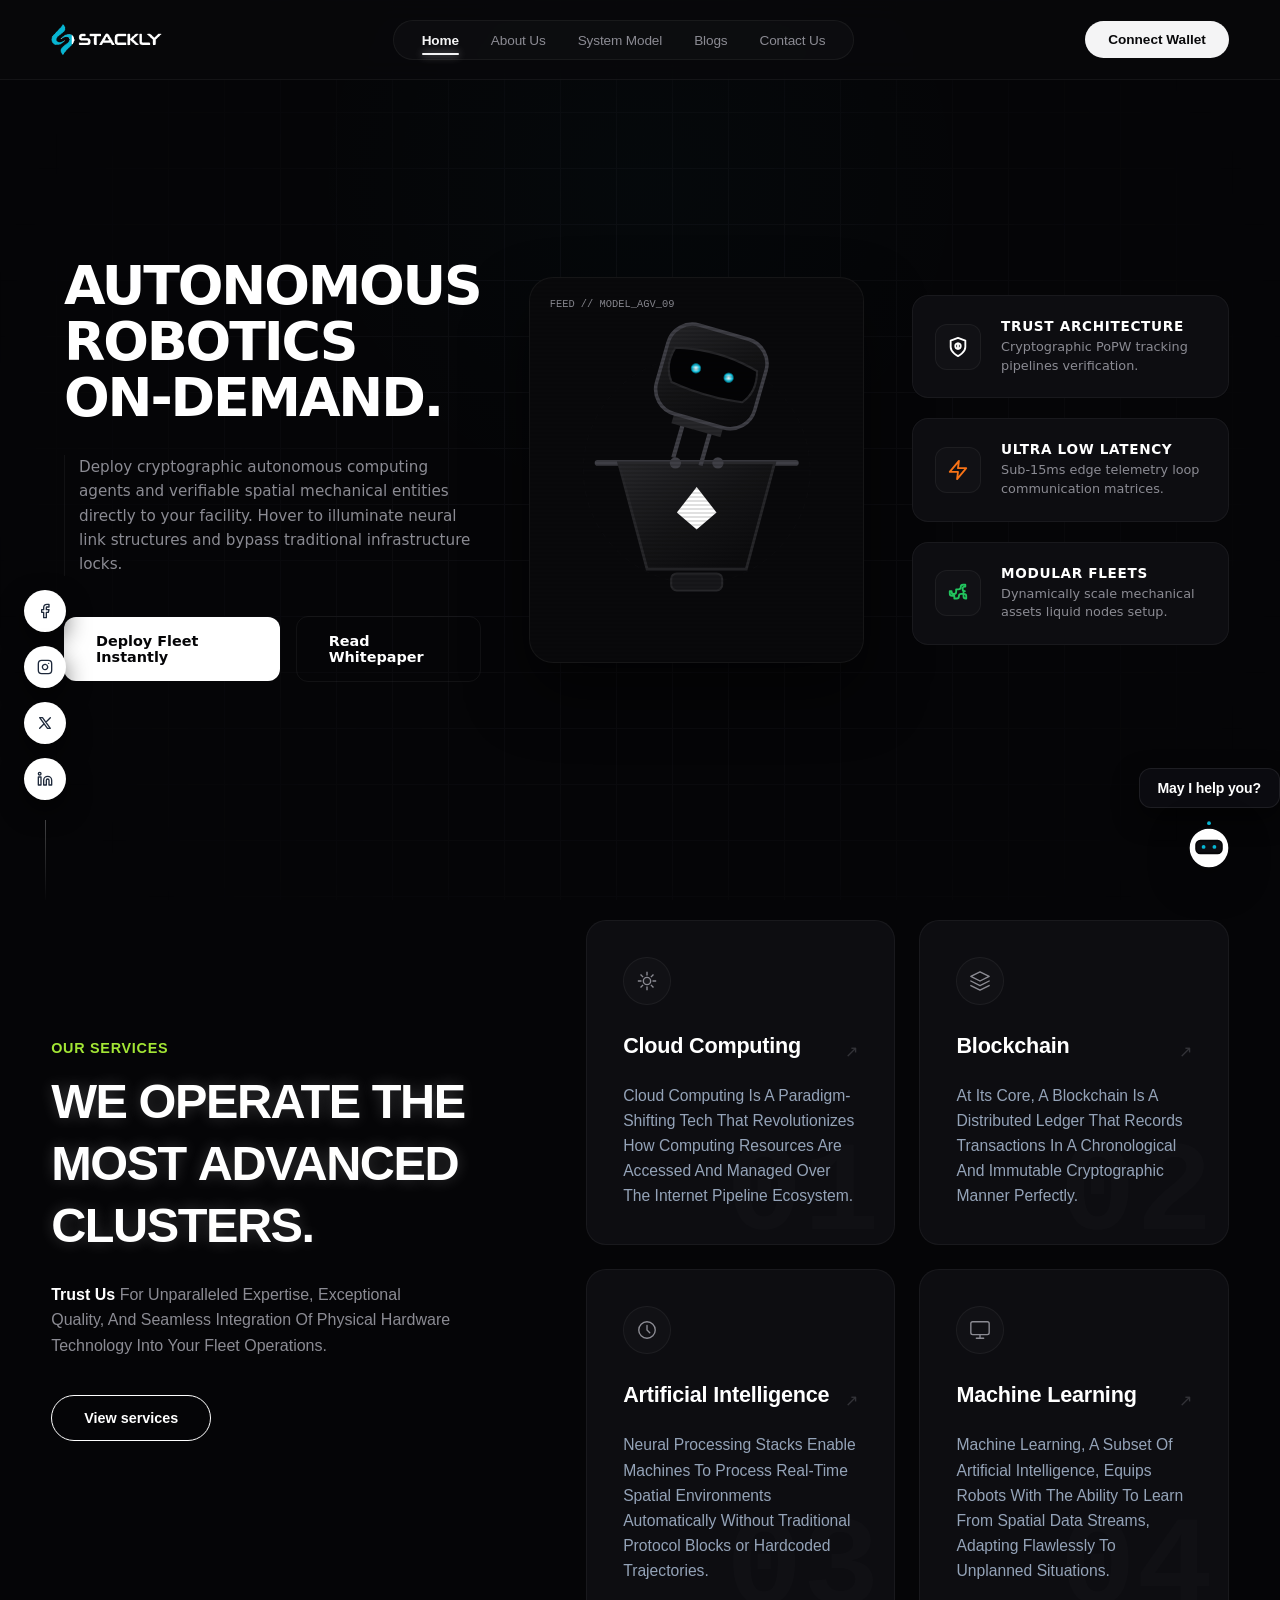
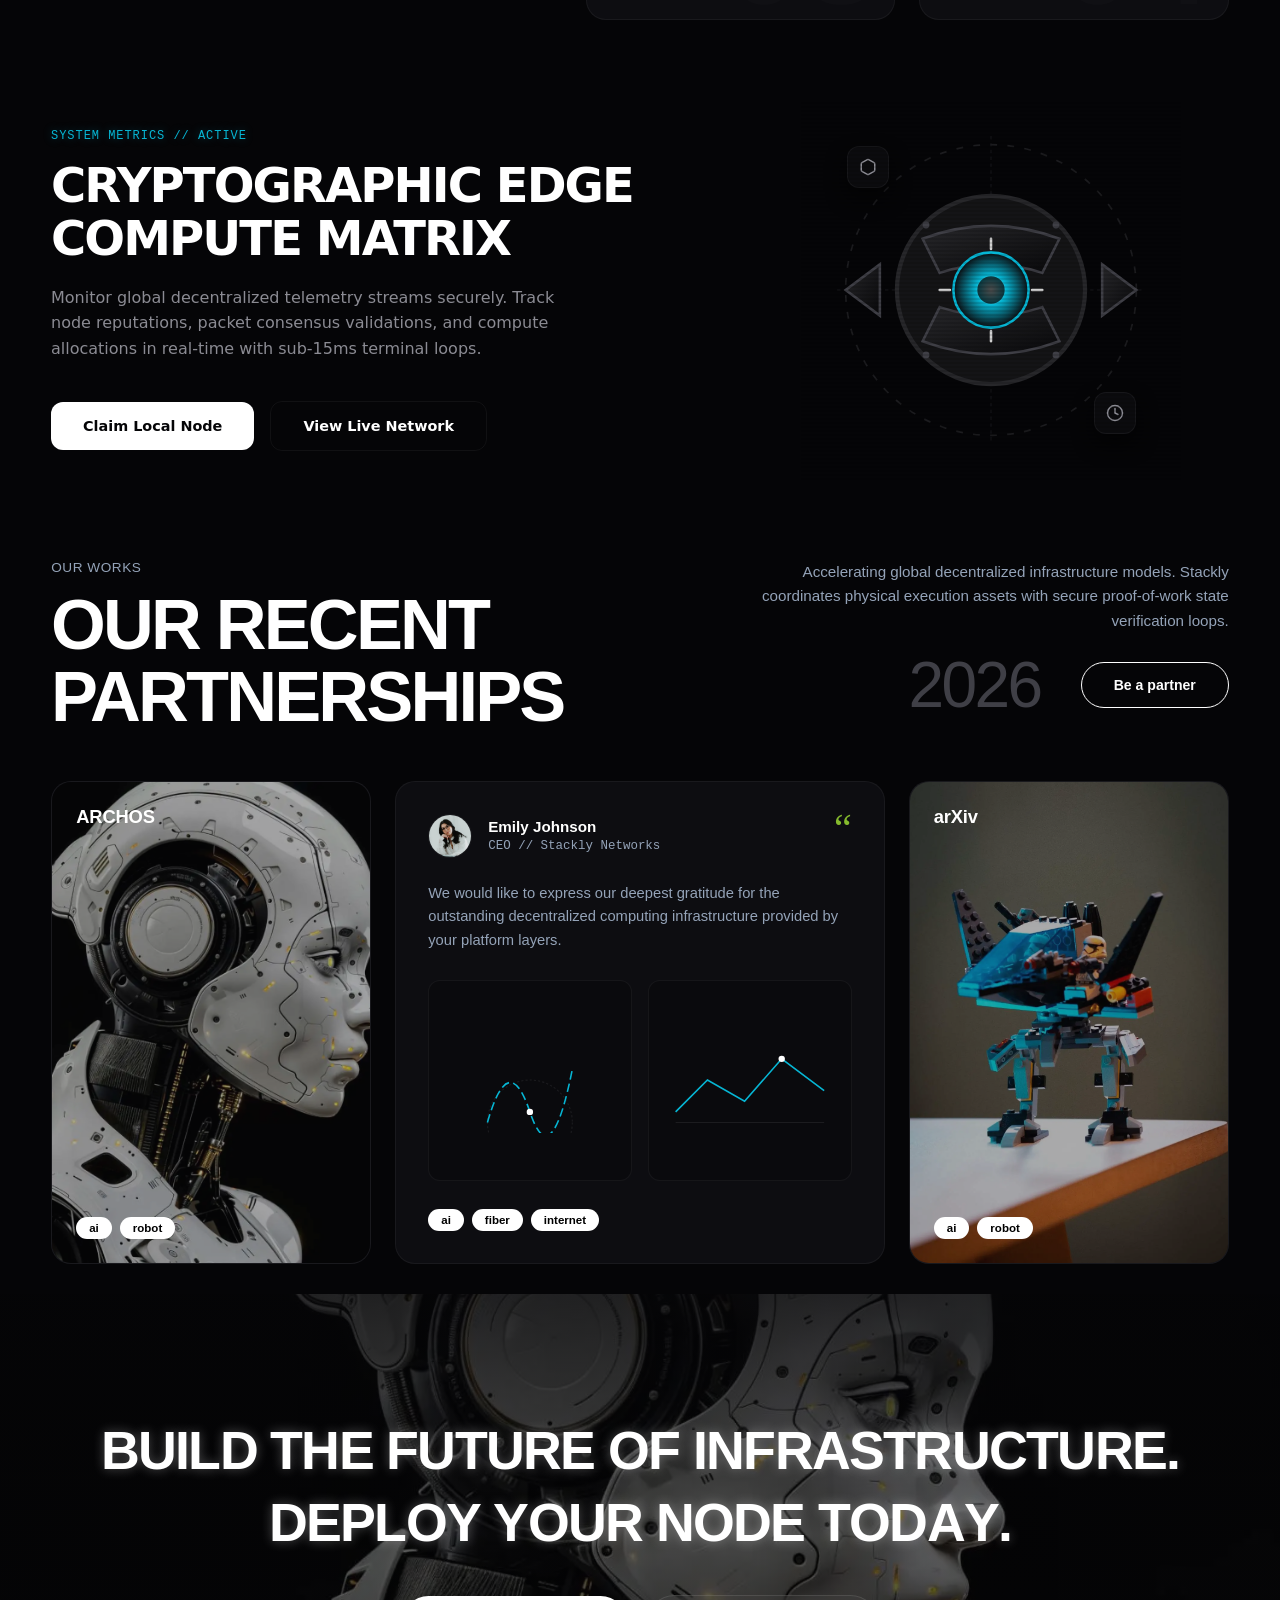
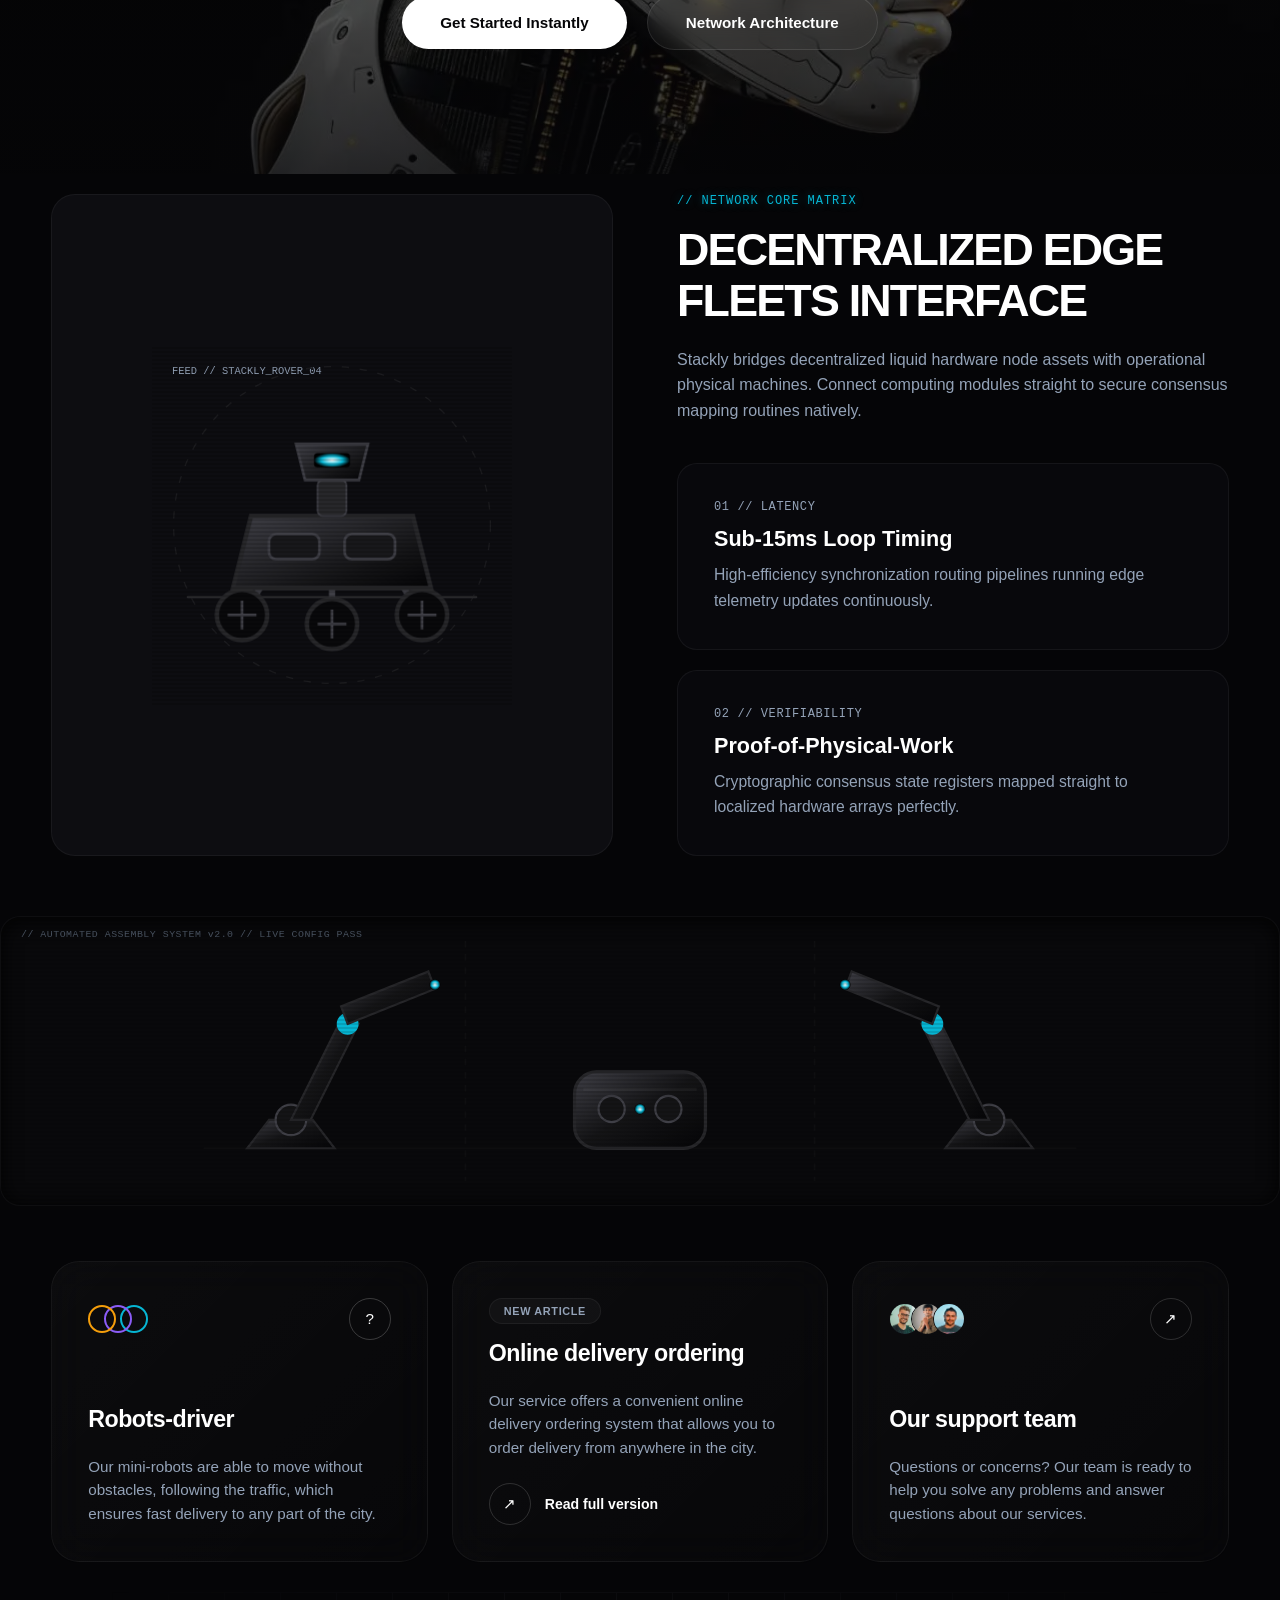
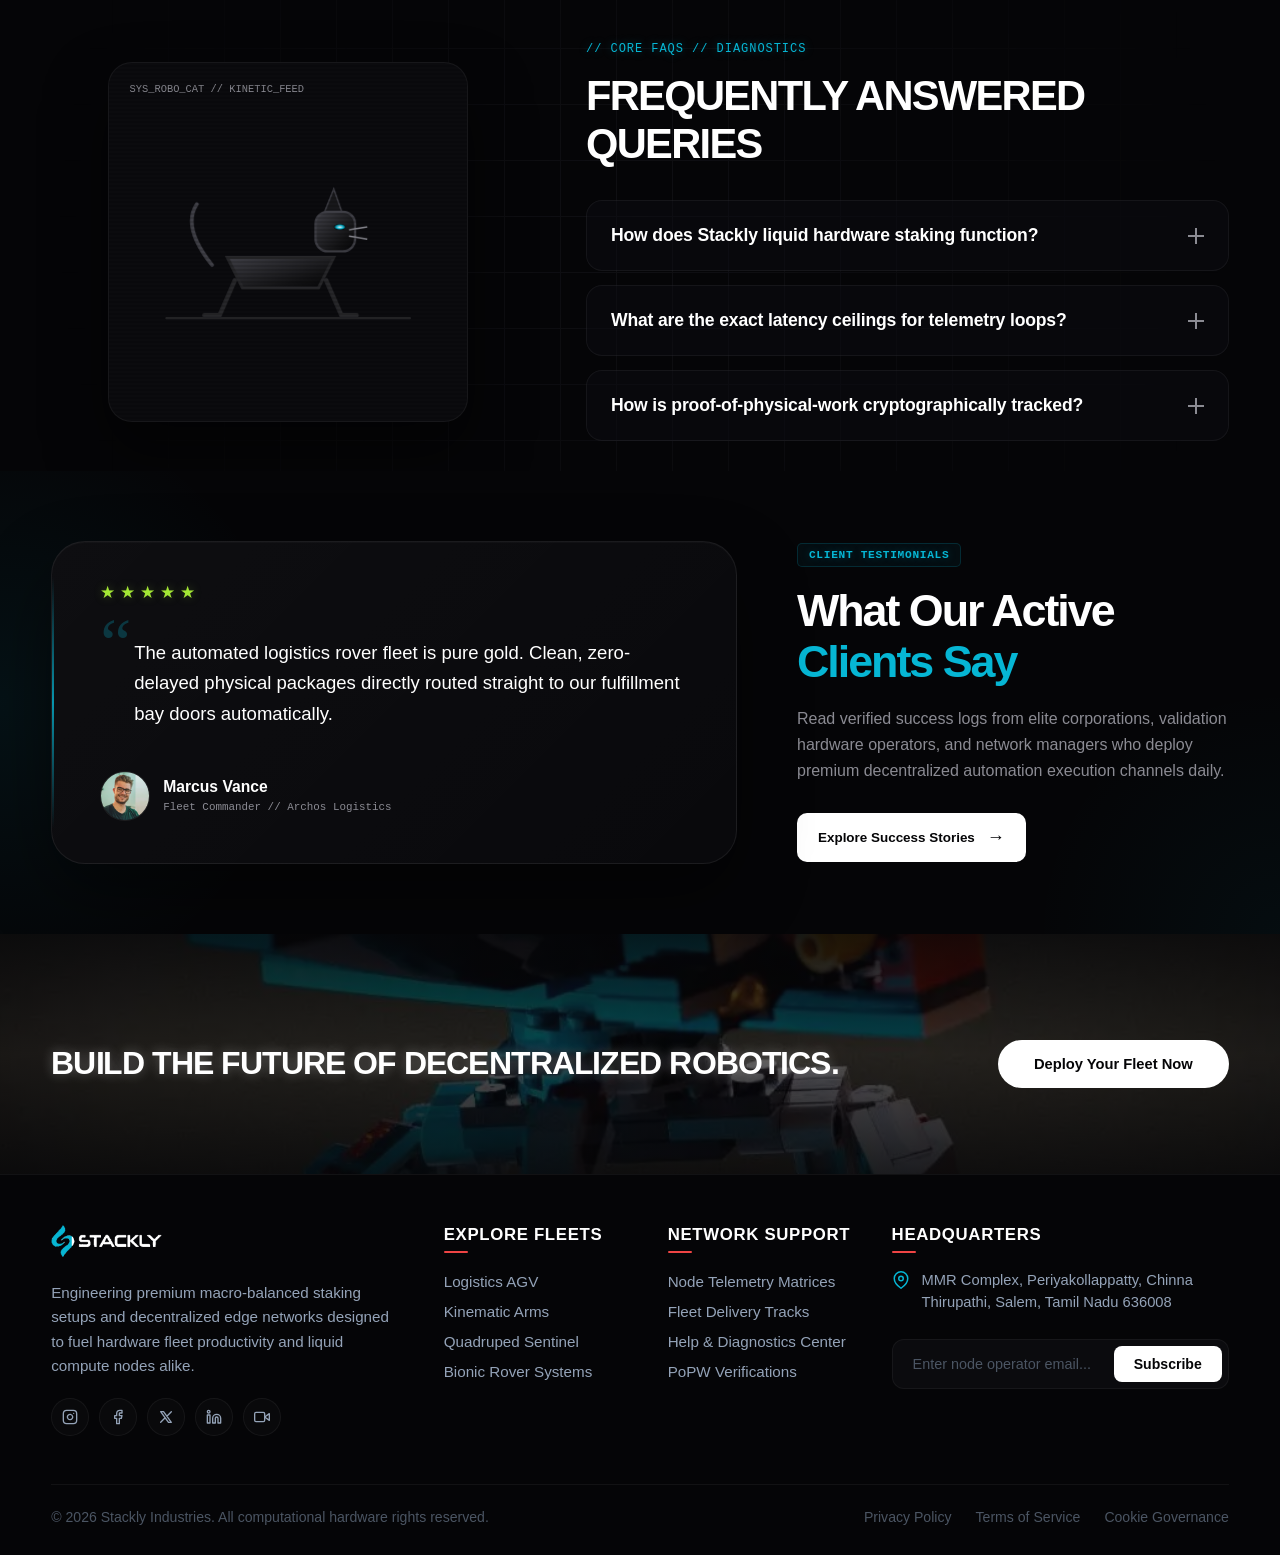
<file: index.html>
<!DOCTYPE html>
<html lang="en">
<head>
    <meta charset="UTF-8">
    <meta name="viewport" content="width=device-width, initial-scale=1.0">
    <title>Stackly — Initializing...</title>
    <link rel="stylesheet" href="style.css">
</head>
<body>

    <!-- Premium Dark Robotics Preloader Overlay Component -->
    <div id="preloader">
        <div class="loader-content">
            
            <!-- Modern Humanoid Inline Vector Node -->
            <svg class="robot-vector" viewBox="0 0 24 24" xmlns="http://w3.org">
                <path d="M12 2V5M5 9H3M21 9H19M12 17V22M9 22H15" />
                <rect x="5" y="5" width="14" height="12" rx="3" />
                <circle cx="9" cy="10" r="1" fill="currentColor" />
                <circle cx="15" cy="10" r="1" fill="currentColor" />
                <path d="M9 14C9 14 10.5 15.5 12 15.5C13.5 15.5 15 14 15 14" />
            </svg>
            
            <!-- Brand Platform Signature Identification -->
            <h1 class="brand-load-text">stackly</h1>
            
            <!-- Precision Loading Timeline Metrics Track -->
            <div class="progress-track">
                <div class="progress-bar"></div>
            </div>
            
        </div>
    </div>



 <script>
    /**
 * Stackly Isolated Pipeline Handler
 * Encapsulates preloader termination behavior
 */
document.addEventListener('DOMContentLoaded', () => {
    const preloader = document.getElementById('preloader');
    
    // Strict 2-second timeout window constraint execution frame
    setTimeout(() => {
        // Execute smooth exit fade workflow transition parameters
        preloader.style.opacity = '0';
        preloader.style.visibility = 'hidden';
        
        // Console statement verify preloader complete loop hooks
        console.log("[STACKLY INTERFACE]: Preloader cycle successfully completed. System fully mounted.");
    }, 2000);
});

 </script>

 <!-- Persistent Global Navigation Header Matrix -->
<header class="global-navbar">
    <div class="nav-container">
        
        <!-- Left Corner Brand Asset Component (Triggers App Reload) -->
        <a href="#" class="brand-logo-link" id="logoLink" title="Refresh Application">
            <img src="./assests/robotics.webp" alt="Stackly Platform Logo" class="brand-img">
        </a>

        <!-- Center Navigation Alignment Menu Grid Wrapper -->
        <nav class="nav-menu-wrapper" id="navMenu">
            <ul class="nav-list">
               <li><a href="index.html" class="menu-link active">Home</a></li>
<li><a href="about.html" class="menu-link">About Us</a></li>
<li><a href="systems.html" class="menu-link ">System Model</a></li>
<li><a href="blogs.html" class="menu-link">Blogs</a></li>
<li><a href="contact.html" class="menu-link">Contact Us</a></li>
             
            </ul>
        </nav>

        <!-- Right Corner Authentication Interface Trigger -->
        <div class="nav-auth-block">
            <a href="login.html" class="cta-auth-btn">Connect Wallet</a>
            
            <!-- Micro-Interactions Fluid Mobile Hamburger Button Node -->
            <button class="hamburger-toggle" id="hamburgerBtn" aria-label="Toggle Navigation Workspace" aria-expanded="false">
                <span class="bar"></span>
                <span class="bar"></span>
                <span class="bar"></span>
            </button>
        </div>

    </div>
</header>

<script>
    /**
 * Stackly Global Application Header Pipeline
 */
document.addEventListener('DOMContentLoaded', () => {
    
    // Core Elements Declarations Setup
    const logoLink = document.getElementById('logoLink');
    const hamburgerBtn = document.getElementById('hamburgerBtn');
    const navMenu = document.getElementById('navMenu');
    const bodyElement = document.body;
    const menuLinks = document.querySelectorAll('.menu-link');

    // 1. Force Page Hard Refresh on Logo Press Action
    if (logoLink) {
        logoLink.addEventListener('click', (event) => {
            event.preventDefault();
            window.location.reload(true);
        });
    }

    // 2. Responsive Mobile Sheet Interactivity Router Setup
    function toggleMobileMenu() {
        const isExpanded = hamburgerBtn.getAttribute('aria-expanded') === 'true';
        
        // Toggle Local Tracking CSS classes
        hamburgerBtn.classList.toggle('active');
        navMenu.classList.toggle('active');
        
        // Strict Background Scrolling Interdiction Protocol Implementation
        bodyElement.classList.toggle('mobile-menu-active');
        
        // Sync State Accessibility Properties
        hamburgerBtn.setAttribute('aria-expanded', !isExpanded);
    }

    if (hamburgerBtn && navMenu) {
        hamburgerBtn.addEventListener('click', toggleMobileMenu);
    }

    // 3. Drop down backdrop context immediately if anchor link selection updates
    menuLinks.forEach(link => {
        link.addEventListener('click', () => {
            if (navMenu && navMenu.classList.contains('active')) {
                toggleMobileMenu();
            }
        });
    });

});

</script>

<!-- Fixed Left Column Structural Social Dock Matrix -->
<aside class="spatial-social-dock">
    <div class="dock-nodes-wrapper">
        
        <!-- Icon 1: Facebook -->
        <a href="404.html" class="dock-icon-orb" aria-label="Facebook Channel Link" title="Facebook">
            <svg class="svg-dock-icon" viewBox="0 0 24 24" fill="none" stroke="currentColor" stroke-width="2" stroke-linecap="round" stroke-linejoin="round">
                <path d="M18 2h-3a5 5 0 0 0-5 5v3H7v4h3v8h4v-8h3l1-4h-4V7a1 1 0 0 1 1-1h3z"></path>
            </svg>
        </a>

        <!-- Icon 2: Instagram -->
        <a href="404.html" class="dock-icon-orb" aria-label="Instagram Stream Link" title="Instagram">
            <svg class="svg-dock-icon" viewBox="0 0 24 24" fill="none" stroke="currentColor" stroke-width="2" stroke-linecap="round" stroke-linejoin="round">
                <rect x="2" y="2" width="20" height="20" rx="5" ry="5"></rect>
                <path d="M16 11.37A4 4 0 1 1 12.63 8 4 4 0 0 1 16 11.37z"></path>
                <line x1="17.5" y1="6.5" x2="17.51" y2="6.5"></line>
            </svg>
        </a>

        <!-- Icon 3: X / Twitter -->
        <a href="404.html" class="dock-icon-orb" aria-label="X Network Feed Link" title="X (Twitter)">
            <svg class="svg-dock-icon" viewBox="0 0 24 24" fill="none" stroke="currentColor" stroke-width="2" stroke-linecap="round" stroke-linejoin="round">
                <path d="M4 4l11.733 16h4.267l-11.733 -16z M4 20l6.768 -6.768 M20 4l-6.768 6.768"></path>
            </svg>
        </a>

        <!-- Icon 4: LinkedIn -->
        <a href="404.html" class="dock-icon-orb" aria-label="LinkedIn Corporate Hub Link" title="LinkedIn">
            <svg class="svg-dock-icon" viewBox="0 0 24 24" fill="none" stroke="currentColor" stroke-width="2" stroke-linecap="round" stroke-linejoin="round">
                <path d="M16 8a6 6 0 0 1 6 6v7h-4v-7a2 2 0 0 0-2-2 2 2 0 0 0-2 2v7h-4v-7a6 6 0 0 1 6-6zM2 9h4v12H2z"></path>
                <circle cx="4" cy="4" r="2"></circle>
            </svg>
        </a>

        <!-- Continuous Vertical Calibration Track Line -->
        <div class="dock-axis-line"></div>

    </div>
</aside>

<style>
    /* ==========================================================================
   FIXED LEFT-PINNED SECURE SOCIAL DOCK SYSTEM (Morph Spatial UI Specs)
   ========================================================================== */
:root {
    --bg-universe-dark: #050507;
    --surface-solid-orb: #ffffff;
    --text-icon-dark: #1e293b;
    --neon-cyan: #06b6d4;
    --border-muted: rgba(255, 255, 255, 0.05);
}

.spatial-social-dock {
    /* FIXED FIXED CORNER OVERRIDE PIN: Extracts element node stack entirely out of content flow context layers */
    position: fixed;
    bottom: 0;
    left: 24px; /* Locked margin placement gutter spacing safely clear of hero typography boxes bounds */
    z-index: 999; /* Forces layer tracking strictly over all background elements layout grids */
    pointer-events: none; 
}

.dock-nodes-wrapper {
    display: flex;
    flex-direction: column;
    align-items: center;
    gap: 14px; /* Symmetrical spatial intervals between independent white circles */
    pointer-events: auto; /* Restores active mouse clicks capture exclusively over buttons circles */
}

/* White Pinned Circular Containers */
.dock-icon-orb {
    width: 42px;
    height: 42px;
    background-color: var(--surface-solid-orb);
    border-radius: 50%;
    display: flex;
    justify-content: center;
    align-items: center;
    color: var(--text-icon-dark);
    text-decoration: none;
    box-shadow: 0 10px 25px rgba(0, 0, 0, 0.6);
    transition: background-color 0.3s, color 0.3s, transform 0.4s cubic-bezier(0.16, 1, 0.3, 1), box-shadow 0.3s;
}

.svg-dock-icon {
    width: 16px;
    height: 16px;
    display: block;
}

/* CYBER GLOW TRANSFORMS ON HOVER SHIFTS */
.dock-icon-orb:hover {
    background-color: var(--bg-universe-dark);
    color: #ffffff;
    border: 1px solid var(--neon-cyan);
    box-shadow: 0 0 20px rgba(6, 182, 212, 0.6);
    transform: translateY(-4px) scale(1.05); /* Moves upward programmatically on focus checks */
}

/* Pinned Vertical Track Axis Line */
.dock-axis-line {
    width: 1px;
    height: 80px; /* Locked downward line extension length bounds */
    background: linear-gradient(to bottom, rgba(255, 255, 255, 0.25) 0%, rgba(255, 255, 255, 0.01) 100%);
    margin-top: 6px;
}

/* ==========================================================================
   DYNAMIC MULTI-BREAKPOINT RESPONSIVE ADAPTABILITY OVERRIDES
   ========================================================================== */
@media (max-width: 1024px) {
    /* Safe re-alignment: Converts fixed left row layout stack into floating horizontal bar on compact screens */
    .spatial-social-dock {
        position: fixed;
        bottom: 20px;
        left: 50%;
        transform: translateX(-50%);
        width: auto;
    }

    .dock-nodes-wrapper {
        flex-direction: row; /* Horizontal shift sequence */
        background: rgba(13, 13, 18, 0.85);
        padding: 8px 16px;
        border-radius: 100px;
        border: 1px solid var(--border-muted);
        backdrop-filter: blur(16px);
        -webkit-backdrop-filter: blur(16px);
        gap: 12px;
        box-shadow: 0 20px 40px rgba(0, 0, 0, 0.7);
    }

    .dock-icon-orb {
        width: 36px;
        height: 36px;
        box-shadow: none;
    }
    
    .dock-icon-orb:hover {
        transform: translateY(-2px) scale(1.02);
    }

    .dock-axis-line {
        display: none; /* Destroys downward track line on mobile views stacks cleanly */
    }
}

</style>

<!-- Pinned Bottom Right Corner Robotic Assistant Node Widget Frame -->
<div class="robotic-assistance-widget" id="assistanceNode" title="Get Network Support">
    <div class="assistant-content-mesh">
        
        <!-- Automated Telemetry Text Notification Prompt Banner Bubble -->
        <div class="assistant-speech-bubble" id="speechPromptBubble">
            <span class="bubble-text">May I help you?</span>
        </div>

        <!-- High-Fidelity White-Chassis Black-Outline Humanoid Assistant Orb Anchor -->
        <div class="assistant-trigger-orb">
            <!-- Interconnected Robotics Mechanical Head Vector Asset Grid -->
            <svg class="assistant-vector-icon" viewBox="0 0 100 100" xmlns="http://w3.org">
                <!-- Main Helmet Armor Shell Face (White Chassis Plate, Crisp Solid Black Outlines) -->
                <circle cx="50" cy="50" r="38" fill="#ffffff" stroke="#050507" stroke-width="4.5" />
                
                <!-- Recessed Deep Tech Visor Display Grid Module -->
                <rect x="26" y="36" width="48" height="24" rx="8" fill="#0d0d11" stroke="#050507" stroke-width="3" />
                
                <!-- Active Luminous Cyan Node Sensors Arrays Optics (Domain Branding Accents) -->
                <circle cx="40" cy="48" r="3.5" fill="#06b6d4" class="telemetry-optic-glow" />
                <circle cx="60" cy="48" r="3.5" fill="#06b6d4" class="telemetry-optic-glow" />
                
                <!-- Upper Antenna Uplink Signal Joint Node Frame -->
                <line x1="50" y1="12" x2="50" y2="4" stroke="#050507" stroke-width="4" stroke-linecap="round" />
                <circle cx="50" cy="4" r="3.5" fill="#06b6d4" />
            </svg>
        </div>

    </div>
</div>
<style>
    /* ==========================================================================
   PINNED BOT-RIGHT CORNER ROBOT ASSISTANT (Fixed Right-Edge Alignment)
   ========================================================================== */
:root {
    --bg-universe-pitch: #050507;
    --surface-white-chassis: #ffffff;
    --neon-cyan-glow: #06b6d4;
    --font-display-stack: -apple-system, BlinkMacSystemFont, "SF Pro Display", "Segoe UI", Roboto, sans-serif;
}

.robotic-assistance-widget {
    /* FIXED FIXED CORNER OVERRIDE PIN SETUP: Fixed positioning outside standard flow context layers */
    position: fixed;
    bottom: 24px;
    right: 0px; /* FIXED: Locked safety margin spacer to prevent window clipping cuts */
    z-index: 9999; /* Forces layer hierarchy directly over footer modules matrices */
    cursor: pointer;
    font-family: var(--font-display-stack);
    user-select: none;
    -webkit-user-select: none;
}

.assistant-content-mesh {
    position: relative;
    display: flex;
    flex-direction: column;
    align-items: center; /* FIXED: Centers bubble block perfectly above the robot cylinder */
    gap: 12px;
}

/* ==========================================================================
   AUTOMATED TELEMETRY SPEECH BUBBLE OVERLAYS 
   ========================================================================== */
.assistant-speech-bubble {
    background-color: rgba(13, 13, 18, 0.9);
    border: 1px solid rgba(255, 255, 255, 0.08);
    backdrop-filter: blur(12px);
    -webkit-backdrop-filter: blur(12px);
    padding: 10px 18px;
    border-radius: 12px;
    box-shadow: 0 10px 25px rgba(0, 0, 0, 0.5);
    
    /* Programmatic Opacity Flash states metrics default starting flags rules */
    opacity: 0;
    visibility: hidden;
    transform: translateY(6px) scale(0.98);
    transition: opacity 0.4s cubic-bezier(0.16, 1, 0.3, 1), 
                visibility 0.4s, 
                transform 0.4s cubic-bezier(0.16, 1, 0.3, 1);
    white-space: nowrap; /* Prevents text layout fractures on narrow containers width changes */
}

/* Flash active visibility indicator class applied via programmatic 2s intervals clocks */
.assistant-speech-bubble.bubble-active {
    opacity: 1;
    visibility: visible;
    transform: translateY(0) scale(1);
}

.bubble-text {
    color: var(--surface-white-chassis);
    font-size: 0.88rem;
    font-weight: 600;
    letter-spacing: -0.01em;
}

/* ==========================================================================
   WHITE-CHASSIS BLACK-OUTLINE HIGH-GLOW ICON HARNESS 
   ========================================================================== */
.assistant-trigger-orb {
    width: 54px;
    height: 56px;
    display: flex;
    justify-content: center;
    align-items: center;
    transition: transform 0.4s cubic-bezier(0.16, 1, 0.3, 1);
    /* Soft spatial vertical float loop oscillation timeline */
    animation: assistantFloatOscillation 5s ease-in-out infinite;
}

.assistant-vector-icon {
    width: 100%;
    height: auto;
    display: block;
    filter: drop-shadow(0 10px 20px rgba(0, 0, 0, 0.4));
}

/* Continuously pulsing domain blue indicator optics layout metrics */
.telemetry-optic-glow {
    animation: cyanOpticsPulse 2.5s ease-in-out infinite;
    transform-origin: center;
}

/* High-tech automated animation frames tracks definitions */
@keyframes assistantFloatOscillation {
    0%, 100% { transform: translateY(0px); }
    50% { transform: translateY(-6px); }
}

@keyframes cyanOpticsPulse {
    0%, 100% { opacity: 0.6; filter: drop-shadow(0 0 1px var(--neon-cyan-glow)); }
    50% { opacity: 1; filter: drop-shadow(0 0 6px var(--neon-cyan-glow)); }
}

/* HIGH-INTENSITY SECURE CYBER TERMINAL HOVER ACTIONS HOOKS */
.robotic-assistance-widget:hover .assistant-trigger-orb {
    transform: scale(1.06) rotate(6deg); 
}

.robotic-assistance-widget:hover .assistant-speech-bubble {
    opacity: 1;
    visibility: visible;
    transform: translateY(0) scale(1);
    border-color: var(--neon-cyan-glow);
}

/* ==========================================================================
   DYNAMIC MULTI-BREAKPOINT RESPONSIVE SAFE CLOSING ADJUSTMENTS
   ========================================================================== */
@media (max-width: 768px) {
    .robotic-assistance-widget {
        bottom: 20px;
        right: 20px;
    }
    .assistant-trigger-orb {
        width: 48px;
        height: 48px;
    }
    .bubble-text {
        font-size: 0.82rem;
    }
}

</style>

<script>
    /**
 * Stackly Robotic Assistant 2-Second Pulse & Destination Router Engine Pipeline
 */
document.addEventListener('DOMContentLoaded', () => {

    const assistanceWidgetNode = document.getElementById('assistanceNode');
    const speechPromptBubble = document.getElementById('speechPromptBubble');

    if (assistanceWidgetNode && speechPromptBubble) {
        
        // 1.secure navigation link trigger setup dispatch rules
        assistanceWidgetNode.addEventListener('click', (event) => {
            event.preventDefault();
            // Dispatches application data routing straight onto target 404 canvas page layout
            window.location.href = "404.html";
        });


        // 2. REPEATING 2-SECOND TEXT NOTIFICATION FLASH LOOP IMPLEMENTATION
        let isPromptVisible = false;

        function cycleSpeechBubblePromptVisibility() {
            isPromptVisible = !isPromptVisible;
            
            if (isPromptVisible) {
                speechPromptBubble.classList.add('bubble-active');
                
                // Keep the text banner active on layout paint tracks for 2.5s before unrolling cleanly
                setTimeout(() => {
                    speechPromptBubble.classList.remove('bubble-active');
                    isPromptVisible = false;
                }, 2500);
            }
        }

        // Initialize high precision clock timer interval set to trigger ticks exactly every 2 seconds once
        setInterval(cycleSpeechBubblePromptVisibility, 2000);
        
        // Execute instant prompt render pass on initial page load tick to confirm paint trace threads
        setTimeout(cycleSpeechBubblePromptVisibility, 800);
    }

});

</script>

<!-- Fresh Spatial Tech Hero Environment Arena -->
<section class="stackly-hero">
    
    <!-- OPTION TO ADD CUSTOM BACKGROUND IMAGE: Add your link inside url('') below -->
    <div class="hero-image-underlay" style="background-image: url('');"></div>
    
    <!-- Structural Backdrop Artifact Layers -->
    <div class="spatial-matrix-grid"></div>
    <div class="ambient-cyber-glow"></div>

    <div class="hero-arena-workspace">
        
        <!-- Left Column: Balanced Typography & Floating Actions -->
        <div class="narrative-control-block">
            <h1 class="refined-headline">
                <span class="slide-word delay-1">Autonomous</span>
                <span class="slide-word delay-2">Robotics</span>
                <span class="slide-word delay-3">On-Demand.</span>
            </h1>

            <p class="interactive-paragraph-node">
                Deploy cryptographic autonomous computing agents and verifiable spatial mechanical entities directly to your facility. Hover to illuminate neural link structures and bypass traditional infrastructure locks.
            </p>

            <!-- Floating CTA Interface Framework Block -->
            <div class="floating-cta-matrix">
                <a href="404.html" class="float-btn primary-solid">Deploy Fleet Instantly</a>
                <a href="404.html" class="float-btn secondary-ghost">Read Whitepaper</a>
            </div>
        </div>

        <!-- Center Column: Enhanced Complex Vector Engine Display -->
        <div class="humanoid-feed-block">
            <div class="cinematic-feed-window">
                <div class="hud-telemetry-tag">FEED // MODEL_AGV_09</div>
                
                <!-- Enhanced Multi-Layer Structural Mechanical Robot Chassis Vector -->
                <svg class="enhanced-robotic-canvas" viewBox="0 0 200 240" xmlns="http://w3.org">
                    <defs>
                        <linearGradient id="armorPlating" x1="0%" y1="0%" x2="100%" y2="100%">
                            <stop offset="0%" stop-color="#27272a"/>
                            <stop offset="50%" stop-color="#141416"/>
                            <stop offset="100%" stop-color="#09090b"/>
                        </linearGradient>
                        <radialGradient id="opticLensCore" cx="50%" cy="50%" r="50%">
                            <stop offset="0%" stop-color="#ffffff"/>
                            <stop offset="70%" stop-color="#06b6d4"/>
                            <stop offset="100%" stop-color="#000000"/>
                        </radialGradient>
                    </defs>

                    <!-- Background Grid Measurement Artifacts Layer -->
                    <g stroke="#18181b" stroke-width="0.5" opacity="0.4">
                        <circle cx="100" cy="120" r="80" fill="none" stroke-dasharray="4 4"/>
                        <line x1="20" y1="120" x2="180" y2="120"/>
                    </g>

                    <!-- Torso Chassis Assembly -->
                    <path d="M30 115 L170 115" stroke="#3f3f46" stroke-width="4" stroke-linecap="round"/>
                    <path d="M45 115 L155 115 L135 190 L65 190 Z" fill="url(#armorPlating)" stroke="#27272a" stroke-width="2" />
                    <circle cx="85" cy="115" r="4" fill="#3f3f46"/>
                    <circle cx="115" cy="115" r="4" fill="#3f3f46"/>
                    
                    <!-- Luminous Cryptographic Brand Emblem Core -->
                    <polygon points="100,132 114,150 100,162 86,150" fill="#ffffff" class="pulse-emblem-core"/>
                    <rect x="82" y="193" width="36" height="12" rx="4" fill="#18181b" stroke="#27272a" stroke-width="1.5"/>

                    <!-- Programmatic Automated Mechanics Head Group -->
                    <g id="actuatingRobotHead" class="precision-head-actuator">
                        <line x1="90" y1="85" x2="90" y2="115" stroke="#3f3f46" stroke-width="3"/>
                        <line x1="110" y1="85" x2="110" y2="115" stroke="#3f3f46" stroke-width="3"/>
                        <path d="M82 85 H118 V92 H82 Z" fill="#27272a"/>
                        
                        <rect x="64" y="20" width="72" height="65" rx="18" fill="url(#armorPlating)" stroke="#3f3f46" stroke-width="2.5" />
                        <path d="M70 40 Q100 32 130 40 Q134 54 126 64 Q100 68 74 64 Q66 54 70 40 Z" fill="#030305" stroke="#27272a" stroke-width="1.5" />
                        
                        <!-- Optical Array Node Sensors (Eye Blink Hooks) -->
                        <circle cx="88" cy="50" r="4" fill="url(#opticLensCore)" class="blinking-eye-node"/>
                        <circle cx="112" cy="50" r="4" fill="url(#opticLensCore)" class="blinking-eye-node"/>
                    </g>
                </svg>

                <div class="crt-scanline-matrix"></div>
            </div>
        </div>

        <!-- Right Column: Floating Vector Features Telemetry Array -->
        <div class="floating-features-overlay">
            
            <div class="feature-hud-card floating-node-1">
                <div class="feature-icon-wrapper">
                    <svg class="vector-icon" viewBox="0 0 24 24" fill="none" stroke="currentColor" stroke-width="2" stroke-linecap="round" stroke-linejoin="round">
                        <path d="M12 22s8-4 8-10V5l-8-3-8 3v7c0 6 8 10 8 10z"/>
                        <circle cx="12" cy="11" r="3"/>
                        <path d="M12 8v6"/>
                    </svg>
                </div>
                <div class="feature-meta">
                    <h4>Trust Architecture</h4>
                    <p>Cryptographic PoPW tracking pipelines verification.</p>
                </div>
            </div>

            <div class="feature-hud-card floating-node-2">
                <div class="feature-icon-wrapper">
                    <svg class="vector-icon" viewBox="0 0 24 24" fill="none" stroke="#f97316" stroke-width="2" stroke-linecap="round" stroke-linejoin="round">
                        <polygon points="13 2 3 14 12 14 11 22 21 10 12 10"/>
                    </svg>
                </div>
                <div class="feature-meta">
                    <h4>Ultra Low Latency</h4>
                    <p>Sub-15ms edge telemetry loop communication matrices.</p>
                </div>
            </div>

            <div class="feature-hud-card floating-node-3">
                <div class="feature-icon-wrapper">
                    <svg class="vector-icon" viewBox="0 0 24 24" fill="none" stroke="#22c55e" stroke-width="2" stroke-linecap="round" stroke-linejoin="round">
                        <path d="M19.5 10c-1.5 0-2.5-1-2.5-2.5S18 5 19.5 5H20V3h-2.5c-1.5 0-2.5 1-2.5 2.5S14 8 12.5 8H10v2.5c0 1.5-1 2.5-2.5 2.5S5 12 5 10.5V10H3v2.5c0 1.5 1 2.5 2.5 2.5S8 14 8 15.5V18h2.5c1.5 0 2.5-1 2.5-2.5S14 13 15.5 13H18v2.5c0 1.5 1 2.5 2.5 2.5h.5v-2.5c0-1.5-1-2.5-2.5-2.5H18V10h1.5z"/>
                    </svg>
                </div>
                <div class="feature-meta">
                    <h4>Modular Fleets</h4>
                    <p>Dynamically scale mechanical assets liquid nodes setup.</p>
                </div>
            </div>

        </div>

    </div>
</section>

<style>
    /* ==========================================================================
   PRODUCTION ENHANCED HERO COMPONENT SPECIFICATIONS 
   ========================================================================== */
:root {
    --bg-universe: #050507;
    --surface-glass-hud: rgba(13, 13, 18, 0.45);
    --text-pure: #ffffff;
    --text-muted: #8b8b93;
    --border-premium: #1c1c1f;
    --neon-cyan: #06b6d4;
    --font-display: -apple-system, BlinkMacSystemFont, "SF Pro Display", system-ui, sans-serif;
}

.stackly-hero {
    position: relative;
    width: 100%;
    min-height: 100vh;
    background-color: var(--bg-universe);
    font-family: var(--font-display);
    display: flex;
    align-items: center;
    padding: 120px 4% 80px 5%;
    overflow: hidden;
}

/* Optional Full-Bleed Background Layer Configuration */
.hero-image-underlay {
    position: absolute;
    inset: 0;
    background-size: cover;
    background-position: center;
    background-repeat: no-repeat;
    opacity: 0.2;
    z-index: 1;
    pointer-events: none;
}

.spatial-matrix-grid {
    position: absolute;
    inset: 0;
    background-image: linear-gradient(to right, #101014 1px, transparent 1px), linear-gradient(to bottom, #101014 1px, transparent 1px);
    background-size: 56px 56px;
    mask-image: radial-gradient(circle at 50% 50%, black, transparent 85%);
    -webkit-mask-image: radial-gradient(circle at 50% 50%, black, transparent 85%);
    z-index: 2;
    pointer-events: none;
}

.ambient-cyber-glow {
    position: absolute;
    width: 700px;
    height: 700px;
    top: 20%;
    left: 50%;
    transform: translate(-50%, -50%);
    background: radial-gradient(circle, rgba(6, 182, 212, 0.02) 0%, rgba(0,0,0,0) 70%);
    z-index: 3;
    pointer-events: none;
}

/* Balanced Tri-Column Workspace Layout */
.hero-arena-workspace {
    width: 100%;
    max-width: 1440px;
    margin: 0 auto;
    display: grid;
    grid-template-columns: 1fr 0.9fr 0.85fr;
    align-items: center;
    gap: 48px;
    z-index: 10;
}

/* ==========================================================================
   LEFT PANEL: BALANCED SLIM TYPOGRAPHY & FLOATING BUTTONS
   ========================================================================== */
.narrative-control-block { display: flex; flex-direction: column; }

/* Reduced Headline Font Size Constraints Scale */
.refined-headline {
    font-size: clamp(2.4rem, 4.2vw, 3.8rem);
    font-weight: 800;
    line-height: 1.05;
    letter-spacing: -0.04em;
    text-transform: uppercase;
    color: var(--text-pure);
    margin-bottom: 28px;
    display: flex;
    flex-direction: column;
    overflow: hidden;
}

.slide-word {
    opacity: 0;
    transform: translateX(-100px);
    animation: sideEntranceSlide 0.8s cubic-bezier(0.16, 1, 0.3, 1) forwards;
}
.slide-word.delay-1 { animation-delay: 0.1s; }
.slide-word.delay-2 { animation-delay: 0.2s; }
.slide-word.delay-3 { animation-delay: 0.3s; }

@keyframes sideEntranceSlide { to { opacity: 1; transform: translateX(0); } }

.interactive-paragraph-node {
    font-size: clamp(0.95rem, 1.1vw, 1.15rem);
    color: var(--text-muted);
    line-height: 1.6;
    margin-bottom: 40px;
    transition: color 0.3s, border-color 0.3s, transform 0.3s ease;
    padding-left: 14px;
    border-left: 1px solid var(--border-premium);
}
.interactive-paragraph-node:hover {
    color: var(--text-pure);
    border-left-color: var(--neon-cyan);
    transform: translateX(4px);
}

/* Organic Floating CTA Button Matrix Setup */
.floating-cta-matrix { display: flex; gap: 16px; align-items: center; }

.float-btn {
    padding: 16px 32px;
    border-radius: 12px;
    font-size: 0.9rem;
    font-weight: 600;
    text-decoration: none;
    transition: background-color 0.3s, color 0.3s, border-color 0.3s, transform 0.5s cubic-bezier(0.16, 1, 0.3, 1), box-shadow 0.3s;
    animation: elementFloatVertical 6s ease-in-out infinite;
}

.float-btn.primary-solid {
    background-color: var(--text-pure);
    color: var(--bg-universe);
    animation-delay: 0.2s;
}
.float-btn.primary-solid:hover {
    transform: translateY(-5px) scale(1.02);
    box-shadow: 0 15px 30px rgba(255, 255, 255, 0.1);
}

.float-btn.secondary-ghost {
    background-color: transparent;
    color: var(--text-pure);
    border: 1px solid var(--border-premium);
    animation-delay: 0.8s;
}
.float-btn.secondary-ghost:hover {
    background-color: rgba(255, 255, 255, 0.02);
    border-color: var(--text-pure);
    transform: translateY(-5px) scale(1.02);
}

/* ==========================================================================
   CENTER PANEL: CINEMATIC HARDWARE DISPLAY MESH
   ========================================================================== */
.humanoid-feed-block { display: flex; justify-content: center; }

.cinematic-feed-window {
    position: relative;
    width: 100%;
    max-width: 380px;
    aspect-ratio: 1 / 1.15;
    background-color: #09090b;
    border: 1px solid var(--border-premium);
    border-radius: 24px;
    display: flex;
    justify-content: center;
    align-items: center;
    overflow: hidden;
    box-shadow: 0 30px 60px rgba(0,0,0,0.5);
    animation: elementFloatVertical 7s ease-in-out infinite;
    animation-delay: 0.5s;
}

.enhanced-robotic-canvas { width: 85%; height: auto; }

/* Rotational Neck Node Actuation Mechanics Setup */
.precision-head-actuator {
    transform-origin: 100px 90px;
}

/* Automated Eye Blinking System Configuration */
.blinking-eye-node {
    animation: eyeBlinkPattern 4.5s step-end infinite;
    transform-origin: center;
}
@keyframes eyeBlinkPattern {
    0%, 95%, 100% { transform: scaleY(1); opacity: 1; }
    97% { transform: scaleY(0.1); opacity: 0.3; }
}

.pulse-emblem-core { animation: engineEmblemPulse 3s ease-in-out infinite; transform-origin: 100px 147px; }
@keyframes engineEmblemPulse {
    0%, 100% { opacity: 0.3; fill: #3f3f46; }
    50% { opacity: 1; fill: #ffffff; filter: drop-shadow(0 0 6px rgba(255,255,255,0.8)); }
}

.hud-telemetry-tag { position: absolute; top: 20px; left: 20px; font-family: monospace; font-size: 0.65rem; color: var(--text-muted); }
.crt-scanline-matrix { position: absolute; inset: 0; background: linear-gradient(rgba(18, 16, 16, 0) 50%, rgba(0, 0, 0, 0.12) 50%); background-size: 100% 3.5px; pointer-events: none; }

/* ==========================================================================
   RIGHT PANEL: FLOATING VECTOR FEATURES MATRIX
   ========================================================================== */
.floating-features-overlay { display: flex; flex-direction: column; gap: 20px; width: 100%; }

.feature-hud-card {
    display: flex;
    align-items: center;
    gap: 20px;
    background: var(--surface-glass-hud);
    border: 1px solid var(--border-premium);
    padding: 22px;
    border-radius: 16px;
    backdrop-filter: blur(14px);
    -webkit-backdrop-filter: blur(14px);
    transition: border-color 0.3s, transform 0.4s cubic-bezier(0.16, 1, 0.3, 1);
    animation: elementFloatVertical 6s ease-in-out infinite;
}
.feature-hud-card:hover {
    border-color: rgba(255, 255, 255, 0.15);
    transform: translateY(-4px);
}

.feature-hud-card.floating-node-1 { animation-delay: 0.3s; }
.feature-hud-card.floating-node-2 { animation-delay: 1.2s; }
.feature-hud-card.floating-node-3 { animation-delay: 2.1s; }

.feature-icon-wrapper {
    display: flex;
    justify-content: center;
    align-items: center;
    width: 46px;
    height: 46px;
    background: rgba(255, 255, 255, 0.02);
    border: 1px solid var(--border-premium);
    border-radius: 12px;
    color: var(--text-pure);
    flex-shrink: 0;
}
.vector-icon { width: 22px; height: 22px; display: block; fill: none; }

.feature-meta h4 { font-size: 0.85rem; font-weight: 700; color: var(--text-pure); margin-bottom: 4px; text-transform: uppercase; letter-spacing: 0.05em; }
.feature-meta p { font-size: 0.8rem; color: var(--text-muted); line-height: 1.45; }

/* Global Floating Oscillations Loop Animation */
@keyframes elementFloatVertical {
    0%, 100% { transform: translateY(0px); }
    50% { transform: translateY(-10px); }
}

/* ==========================================================================
   RESPONSIVE DESIGN BREAKPOINT GRID MATRIX
   ========================================================================== */
@media (max-width: 1200px) {
    .hero-arena-workspace {
        grid-template-columns: 1fr 1fr;
        gap: 40px;
    }
    .floating-features-overlay {
        grid-column: span 2;
        flex-direction: row;
        flex-wrap: wrap;
        justify-content: center;
    }
    .feature-hud-card { flex: 1 1 280px; max-width: 360px; }
}

@media (max-width: 868px) {
    .hero-arena-workspace { grid-template-columns: 1fr; text-align: center; }
    .interactive-paragraph-node { padding-left: 0; border-left: none; border-bottom: 1px solid var(--border-premium); padding-bottom: 20px; }
    .floating-cta-matrix, .feature-hud-card { justify-content: center; }
    .floating-features-overlay { grid-column: span 1; flex-direction: column; align-items: center; }
    .feature-hud-card { width: 100%; max-width: 100%; }
}

@media (max-width: 480px) {
    .floating-cta-matrix { flex-direction: column; width: 100%; }
    .float-btn { width: 100%; text-align: center; }
}

</style>

<script>
    /**
 * Stackly Dynamic Hardware Kinematics Module Router
 */
document.addEventListener('DOMContentLoaded', () => {

    const roboticHead = document.getElementById('actuatingRobotHead');
    // Multi-position rotational phase tracking dictionary coordinates setup
    const mechanicalPhases = [0, 16, 0, -16];
    let ongoingPhaseIndex = 0;

    function executeHeadRotationTick() {
        ongoingPhaseIndex = (ongoingPhaseIndex + 1) % mechanicalPhases.length;
        const currentAngleDegrees = mechanicalPhases[ongoingPhaseIndex];
        
        if (roboticHead) {
            // Apply geometric rotation directly to the vector head node target
            roboticHead.style.transform = `rotate(${currentAngleDegrees}deg)`;
        }
    }

    // Initialize 2-second rotational actuate loop metrics
    setInterval(executeHeadRotationTick, 2000);

});

</script>

<!-- Spatial Services Matrix Arena Layout -->
<section class="services-matrix-section">
    <div class="services-container">
        
        <!-- Left Stationary Anchor Block Workspace -->
        <div class="services-left-narrative">
            <span class="eyebrow-accent-tag">Our Services</span>
            
            <!-- Word-by-word programmatic scrolling target heading -->
            <h2 class="word-reveal-heading" id="scrollHeading">WE OPERATE THE MOST ADVANCED CLUSTERS.</h2>
            
            <p class="services-editorial-subtext">
                <strong>Trust Us</strong> For Unparalleled Expertise, Exceptional Quality, And Seamless Integration Of Physical Hardware Technology Into Your Fleet Operations.
            </p>
            <a href="404.html" class="outline-services-pill">View services</a>
        </div>

        <!-- Right Grid Workspace: Independent Fly-In Vector Cards -->
        <div class="services-grid-wrapper">
            
            <!-- Card 01: Fly in from Left Direction -->
            <div class="service-tech-card fly-in-left">
                <div class="card-watermark-num">01</div>
                <div class="card-interior-layout">
                    <div class="tech-icon-enclosure">
                        <svg class="vector-icon" viewBox="0 0 24 24" fill="none" stroke="currentColor" stroke-width="1.5">
                            <path d="M12 2v4M12 18v4M4.93 4.93l2.83 2.83M16.24 16.24l2.83 2.83M2 12h4M18 12h4M4.93 19.07l2.83-2.83M16.24 7.76l2.83-2.83"/>
                            <circle cx="12" cy="12" r="4" fill="rgba(255,255,255,0.03)"/>
                        </svg>
                    </div>
                    <div class="card-header-row">
                        <h3>Cloud Computing</h3>
                        <span class="diagonal-arrow">↗</span>
                    </div>
                    <p class="service-description">Cloud Computing Is A Paradigm-Shifting Tech That Revolutionizes How Computing Resources Are Accessed And Managed Over The Internet Pipeline Ecosystem.</p>
                </div>
            </div>

            <!-- Card 02: Fly in from Right Direction -->
            <div class="service-tech-card fly-in-right">
                <div class="card-watermark-num">02</div>
                <div class="card-interior-layout">
                    <div class="tech-icon-enclosure">
                        <svg class="vector-icon" viewBox="0 0 24 24" fill="none" stroke="currentColor" stroke-width="1.5">
                            <path d="M12 2L2 7l10 5 10-5-10-5zM2 17l10 5 10-5M2 12l10 5 10-5" stroke-linecap="round" stroke-linejoin="round"/>
                        </svg>
                    </div>
                    <div class="card-header-row">
                        <h3>Blockchain</h3>
                        <span class="diagonal-arrow">↗</span>
                    </div>
                    <p class="service-description">At Its Core, A Blockchain Is A Distributed Ledger That Records Transactions In A Chronological And Immutable Cryptographic Manner Perfectly.</p>
                </div>
            </div>

            <!-- Card 03: Fly in from Bottom Direction -->
            <div class="service-tech-card fly-in-bottom">
                <div class="card-watermark-num">03</div>
                <div class="card-interior-layout">
                    <div class="tech-icon-enclosure">
                        <svg class="vector-icon" viewBox="0 0 24 24" fill="none" stroke="currentColor" stroke-width="1.5">
                            <circle cx="12" cy="12" r="9"/>
                            <path d="M12 7v5l3 3" stroke-linecap="round"/>
                        </svg>
                    </div>
                    <div class="card-header-row">
                        <h3>Artificial Intelligence</h3>
                        <span class="diagonal-arrow">↗</span>
                    </div>
                    <p class="service-description">Neural Processing Stacks Enable Machines To Process Real-Time Spatial Environments Automatically Without Traditional Protocol Blocks or Hardcoded Trajectories.</p>
                </div>
            </div>

            <!-- Card 04: Fly in from Top Direction -->
            <div class="service-tech-card fly-in-top">
                <div class="card-watermark-num">04</div>
                <div class="card-interior-layout">
                    <div class="tech-icon-enclosure">
                        <svg class="vector-icon" viewBox="0 0 24 24" fill="none" stroke="currentColor" stroke-width="1.5">
                            <rect x="2" y="3" width="20" height="14" rx="2" stroke-linecap="round"/>
                            <path d="M8 21h8M12 17v4" stroke-linecap="round"/>
                        </svg>
                    </div>
                    <div class="card-header-row">
                        <h3>Machine Learning</h3>
                        <span class="diagonal-arrow">↗</span>
                    </div>
                    <p class="service-description">Machine Learning, A Subset Of Artificial Intelligence, Equips Robots With The Ability To Learn From Spatial Data Streams, Adapting Flawlessly To Unplanned Situations.</p>
                </div>
            </div>

        </div>

    </div>
</section>

<style>
    /* ==========================================================================
   SPATIAL THEME SERVICES DESIGN DICTIONARY (Anti-Font-Break Configuration)
   ========================================================================== */
:root {
    --bg-pure-black: #050507;
    --surface-card-tech: #0d0d11;
    --text-pure: #ffffff;
    --text-secondary: #8b8b93;
    --border-premium: #1c1c1f;
    --neon-glow-accent: #06b6d4;
    --font-sans: -apple-system, BlinkMacSystemFont, "SF Pro Display", sans-serif;
}

.services-matrix-section {
    width: 100%;
    padding-top: 20px;
    padding-bottom: 30px;
    background-color: var(--bg-pure-black);
    font-family: var(--font-sans);
    position: relative;
    overflow: hidden;
}

.services-container {
    width: 100%;
    max-width: 1440px;
    margin: 0 auto;
    padding: 0 4%;
    display: grid;
    grid-template-columns: 0.85fr 1.15fr;
    align-items: start;
    gap: 60px;
}

/* ==========================================================================
   LEFT NARRATIVE LAYER & MODERN BLUR-WAVE REVEAL ENGINE
   ========================================================================== */
.services-left-narrative {
    position: sticky;
    top: 120px;
    display: flex;
    flex-direction: column;
}

.eyebrow-accent-tag {
    font-size: 0.9rem;
    font-weight: 600;
    color: #a3e635; /* Chartreuse highlight anchor */
    text-transform: uppercase;
    letter-spacing: 0.05em;
    margin-bottom: 18px;
}

/* Enhanced Font Size & Explicit Flex Wrapping to prevent word fractures */
.word-reveal-heading {
    font-size: clamp(2.2rem, 3.8vw, 3.2rem); /* Increased font scale metrics */
    font-weight: 800;
    line-height: 1.15;
    letter-spacing: -0.03em;
    color: var(--text-pure);
    margin-bottom: 28px;
    text-transform: uppercase;
    display: flex;
    flex-wrap: wrap;
    column-gap: 12px; /* Uniform spacing buffer between whole words */
    row-gap: 6px;
}

/* Word node block with blur transformation layer updates */
.word-node {
    display: inline-block;
    white-space: nowrap; /* Forces whole word block structural preservation */
    opacity: 0.1;
    filter: blur(8px);
    transform: scale(0.96);
    transition: opacity 0.4s cubic-bezier(0.16, 1, 0.3, 1), 
                filter 0.4s cubic-bezier(0.16, 1, 0.3, 1), 
                transform 0.4s cubic-bezier(0.16, 1, 0.3, 1);
}

.word-node.active-wave {
    opacity: 1;
    filter: blur(0px);
    transform: scale(1);
    text-shadow: 0 0 15px rgba(255, 255, 255, 0.2);
}

.services-editorial-subtext {
    font-size: 1rem; /* Slightly bumped layout text */
    color: var(--text-secondary);
    line-height: 1.6;
    margin-bottom: 36px;
    max-width: 400px;
}
.services-editorial-subtext strong {
    color: var(--text-pure);
}

.outline-services-pill {
    padding: 14px 32px;
    border-radius: 100px;
    border: 1px solid var(--text-pure);
    color: var(--text-pure);
    font-size: 0.9rem;
    font-weight: 600;
    text-decoration: none;
    width: fit-content;
    transition: background-color 0.3s, color 0.3s, transform 0.2s;
}
.outline-services-pill:hover {
    background-color: var(--text-pure);
    color: var(--bg-pure-black);
    transform: translateY(-2px);
}

/* ==========================================================================
   RIGHT SERVICES MESH CARD BLOCK WORKSPACE (Glow Actions)
   ========================================================================== */
.services-grid-wrapper {
    display: grid;
    grid-template-columns: repeat(auto-fit, minmax(290px, 1fr));
    gap: 24px;
}

.service-tech-card {
    position: relative;
    background-color: var(--surface-card-tech);
    border: 1px solid var(--border-premium);
    border-radius: 20px;
    overflow: hidden;
    min-height: 260px;
    opacity: 0;
    transition: opacity 0.9s cubic-bezier(0.16, 1, 0.3, 1), 
                transform 0.9s cubic-bezier(0.16, 1, 0.3, 1), 
                border-color 0.3s ease;
}

.card-watermark-num {
    position: absolute;
    bottom: -15px;
    right: 15px;
    font-size: 8rem;
    font-weight: 800;
    line-height: 1;
    color: rgba(255, 255, 255, 0.015);
    font-family: monospace;
    pointer-events: none;
    transition: color 0.4s ease, transform 0.4s ease;
}

.card-interior-layout {
    position: relative;
    padding: 32px;
    z-index: 10;
    display: flex;
    flex-direction: column;
    height: 100%;
}

.tech-icon-enclosure {
    width: 48px;
    height: 48px;
    background-color: rgba(255, 255, 255, 0.02);
    border: 1px solid var(--border-premium);
    border-radius: 50%;
    display: flex;
    justify-content: center;
    align-items: center;
    color: var(--text-secondary);
    margin-bottom: 28px;
    transition: all 0.4s cubic-bezier(0.16, 1, 0.3, 1);
}

.vector-icon {
    width: 22px;
    height: 22px;
}

.card-header-row {
    display: flex;
    justify-content: space-between;
    align-items: center;
    margin-bottom: 14px;
}

.card-header-row h3 {
    font-size: 1.25rem;
    font-weight: 700;
    color: var(--text-pure);
    letter-spacing: -0.01em;
}

.diagonal-arrow {
    font-size: 1rem;
    color: var(--text-secondary);
    opacity: 0.3;
    transition: opacity 0.3s, transform 0.3s, color 0.3s;
}

.service-description {
    font-size: 0.88rem;
    color: var(--text-secondary);
    line-height: 1.6;
}

/* HOVER EFFECT INTERACTION PATHS */
.service-tech-card:hover {
    border-color: rgba(255, 255, 255, 0.12);
    transform: translateY(-4px);
}

.service-tech-card:hover .tech-icon-enclosure {
    color: var(--text-pure);
    border-color: var(--neon-glow-accent);
    background-color: rgba(6, 182, 212, 0.04);
    box-shadow: 0 0 20px rgba(6, 182, 212, 0.45);
}

.service-tech-card:hover .card-watermark-num {
    color: rgba(255, 255, 255, 0.03);
    transform: translateY(-4px);
}

.service-tech-card:hover .diagonal-arrow {
    opacity: 1;
    transform: translate(3px, -3px);
    color: var(--text-pure);
}

/* ==========================================================================
   CARDINAL STAGGERED REVEALS MATRIX BOUNDS
   ========================================================================== */
.service-tech-card.fly-in-left { transform: translateX(-80px); }
.service-tech-card.fly-in-right { transform: translateX(80px); }
.service-tech-card.fly-in-bottom { transform: translateY(80px); }
.service-tech-card.fly-in-top { transform: translateY(-80px); }

.service-tech-card.revealed-now {
    opacity: 1;
    transform: translate(0, 0);
}

/* ==========================================================================
   DYNAMIC RESPONSIVE ADJUSTMENTS
   ========================================================================== */
@media (max-width: 1100px) {
    .services-container {
        grid-template-columns: 1fr;
        gap: 50px;
    }
    .services-left-narrative {
        position: relative;
        top: 0;
        text-align: center;
        align-items: center;
    }
    .word-reveal-heading {
        justify-content: center;
    }
    .services-editorial-subtext {
        max-width: 600px;
    }
}

@media (max-width: 480px) {
    .services-matrix-section {
        padding-top: 40px;
        padding-bottom: 20px;
    }
    .word-reveal-heading {
        column-gap: 8px;
    }
    .card-interior-layout {
        padding: 24px;
    }
    .outline-services-pill {
        width: 100%;
        text-align: center;
    }
}

</style>

<script>
    /**
 * Stackly Advanced Word-Reveal & Fly-In Pipeline Handler
 */
document.addEventListener('DOMContentLoaded', () => {

    // 1. NON-BREAKING WORD-BY-WORD PROGRESSIVE GLOW ENGINE
    const headingTarget = document.getElementById('scrollHeading');
    
    if (headingTarget) {
        // Extract raw textual payload and break strictly by space boundaries
        const rawWordsArray = headingTarget.innerText.split(' ');
        headingTarget.innerHTML = ''; // Safely drop text block nodes

        // Reconstruct nodes as robust isolated flex units
        rawWordsArray.forEach(word => {
            const wordSpan = document.createElement('span');
            wordSpan.className = 'word-node';
            wordSpan.innerText = word;
            headingTarget.appendChild(wordSpan);
        });

        const compiledWordNodes = document.querySelectorAll('.word-node');

        function calculateWordRevealWave() {
            const viewportTriggerLine = window.innerHeight * 0.85;
            const containerTopOffset = headingTarget.getBoundingClientRect().top;

            if (containerTopOffset < viewportTriggerLine) {
                // Determine layout pace based on scrolling position markers
                const progressionFactor = (viewportTriggerLine - containerTopOffset) / 14;

                compiledWordNodes.forEach((wordNode, index) => {
                    if (index < progressionFactor) {
                        wordNode.classList.add('active-wave');
                    } else {
                        wordNode.classList.remove('active-wave');
                    }
                });
            }
        }

        window.addEventListener('scroll', calculateWordRevealWave);
        calculateWordRevealWave(); // Initial paint-pass validation execution
    }


    // 2. DIRECTIONAL MESH OVERLAY OBSERVER 
    const directionalGridCards = document.querySelectorAll('.service-tech-card');

    const spatialObserverOptions = {
        root: null,
        threshold: 0.12,
        rootMargin: "0px"
    };

    const intersectionRouter = new IntersectionObserver((entries, observer) => {
        entries.forEach(entry => {
            if (entry.isIntersecting) {
                entry.target.classList.add('revealed-now');
                observer.unobserve(entry.target); // Sever listening connection post element fade
            }
        });
    }, spatialObserverOptions);

    directionalGridCards.forEach(card => {
        intersectionRouter.observe(card);
    });

});

</script>

<!-- Infrastructure Stream Control Hub Area -->
<section class="infra-stream-section">
    <div class="infra-container">
        
        <!-- Left Side Workspace: Narrative & Floating Operations -->
        <div class="infra-narrative-panel scroll-reveal-bottom">
            <span class="hud-mini-tag">SYSTEM METRICS // ACTIVE</span>
            <h2 class="infra-title">Cryptographic Edge Compute Matrix</h2>
            <p class="infra-description">
                Monitor global decentralized telemetry streams securely. Track node reputations, packet consensus validations, and compute allocations in real-time with sub-15ms terminal loops.
            </p>
            
            <!-- Floating Interaction CTA Control Blocks -->
            <div class="infra-actions-row">
                <a href="404.html" class="infra-float-cta solid-cyan">Claim Local Node</a>
                <a href="404.html" class="infra-float-cta ghost-premium">View Live Network</a>
            </div>
        </div>

        <!-- Right Side Workspace: Enhanced Visual Robotics Orb Assembly -->
        <div class="infra-visual-panel scroll-reveal-bottom">
            <div class="interactive-node-enclosure">
                
                <!-- Enhanced Heavy Mechanical Robotics Engine Vector -->
                <svg class="robot-hardware-canvas floating-element-node-1" viewBox="0 0 200 200" xmlns="http://w3.org">
                    <defs>
                        <!-- Tech Lenses and Metallic Gradients -->
                        <radialGradient id="coreThrusterGlow" cx="50%" cy="50%" r="50%">
                            <stop offset="0%" stop-color="#ffffff"/>
                            <stop offset="40%" stop-color="#06b6d4"/>
                            <stop offset="100%" stop-color="#0b0b0e"/>
                        </radialGradient>
                        <linearGradient id="armorShade" x1="0%" y1="0%" x2="100%" y2="100%">
                            <stop offset="0%" stop-color="#27272a"/>
                            <stop offset="100%" stop-color="#09090b"/>
                        </linearGradient>
                    </defs>

                    <!-- Outer Precision Calibration Track Lines -->
                    <circle cx="100" cy="100" r="85" fill="none" stroke="#1c1c1f" stroke-width="1" stroke-dasharray="4 6"/>
                    <line x1="100" y1="10" x2="100" y2="190" stroke="#1c1c1f" stroke-width="0.5" stroke-dasharray="2 2"/>
                    <line x1="10" y1="100" x2="190" y2="100" stroke="#1c1c1f" stroke-width="0.5" stroke-dasharray="2 2"/>

                    <!-- DRONE FLIGHT CHASSIS ASSEMBLY -->
                    <!-- Outer Mechanical Wing Stabilizers -->
                    <path d="M35 85 L15 100 L35 115 Z" fill="url(#armorShade)" stroke="#3f3f46" stroke-width="1.5"/>
                    <path d="M165 85 L185 100 L165 115 Z" fill="url(#armorShade)" stroke="#3f3f46" stroke-width="1.5"/>
                    
                    <!-- Heavy External Hull Plating Ring -->
                    <circle cx="100" cy="100" r="55" fill="#141416" stroke="#27272a" stroke-width="2.5"/>
                    
                    <!-- Quad Industrial Recessed Corner Rivets -->
                    <circle cx="62" cy="62" r="2" fill="#3f3f46"/>
                    <circle cx="138" cy="62" r="2" fill="#3f3f46"/>
                    <circle cx="62" cy="138" r="2" fill="#3f3f46"/>
                    <circle cx="138" cy="138" r="2" fill="#3f3f46"/>

                    <!-- Segmented Sensor Armor Shields -->
                    <path d="M60 70 Q100 55 140 70 L130 90 Q100 80 70 90 Z" fill="url(#armorShade)" stroke="#3f3f46" stroke-width="1.5"/>
                    <path d="M60 130 Q100 145 140 130 L130 110 Q100 120 70 110 Z" fill="url(#armorShade)" stroke="#3f3f46" stroke-width="1.5"/>

                    <!-- Central High-Illumination Cryptographic Optic Lens -->
                    <circle cx="100" cy="100" r="22" fill="url(#coreThrusterGlow)" class="lens-glow-core" stroke="#06b6d4" stroke-width="1.5"/>
                    <circle cx="100" cy="100" r="8" fill="#000000" opacity="0.7"/>
                    
                    <!-- Digital Crosshair Telemetry Overlays -->
                    <path d="M100 70 V76 M100 124 V130 M70 100 H76 M124 100 H130" stroke="#ffffff" stroke-width="1.5" stroke-linecap="round" opacity="0.8"/>
                </svg>

                <!-- Floating Peripheral Micro HUD Sensor Pods -->
                <div class="satellite-node-pod orbital-top-left floating-element-node-2">
                    <svg class="node-icon" viewBox="0 0 24 24" fill="none" stroke="currentColor" stroke-width="2" stroke-linecap="round">
                        <path d="M21 16V8a2 2 0 0 0-1-1.73l-7-4a2 2 0 0 0-2 0l-7 4A2 2 0 0 0 3 8v8a2 2 0 0 0 1 1.73l7 4a2 2 0 0 0 2 0l7-4A2 2 0 0 0 21 16z"/>
                    </svg>
                </div>

                <div class="satellite-node-pod orbital-bottom-right floating-element-node-3">
                    <svg class="node-icon" viewBox="0 0 24 24" fill="none" stroke="currentColor" stroke-width="2" stroke-linecap="round" stroke-linejoin="round">
                        <circle cx="12" cy="12" r="10"/>
                        <polyline points="12 6 12 12 16 14"/>
                    </svg>
                </div>

                <!-- CRT Electronic Interface Monitor Overlays -->
                <div class="crt-scanline-matrix"></div>
            </div>
        </div>

    </div>
</section>

<style>
    /* ==========================================================================
   INFRASTRUCTURE ROBOTICS METRICS SUITE (Refined Hardware Specifications)
   ========================================================================== */
:root {
    --bg-deep-universe: #050507;
    --surface-glass-panel: rgba(11, 11, 14, 0.6);
    --text-pure: #ffffff;
    --text-muted: #8b8b93;
    --border-premium: #1c1c1f;
    --neon-cyan: #06b6d4;
    --font-display: -apple-system, BlinkMacSystemFont, "SF Pro Display", system-ui, sans-serif;
}

.infra-stream-section {
    width: 100%;
    /* Strict adherence to requested small padding configurations */
    padding-top: 50px;
    padding-bottom: 30px;
    background-color: var(--bg-deep-universe);
    font-family: var(--font-display);
    position: relative;
    overflow: hidden;
}

.infra-container {
    width: 100%;
    max-width: 1440px;
    margin: 0 auto;
    padding: 0 4%;
    display: grid;
    grid-template-columns: 1.15fr 0.85fr;
    align-items: center;
    gap: 60px;
}

/* ==========================================================================
   LEFT NARRATIVE SUITE & ORGANIC FLOATING CTA ACTIONS
   ========================================================================== */
.infra-narrative-panel {
    display: flex;
    flex-direction: column;
}

.hud-mini-tag {
    font-size: 0.75rem;
    font-family: monospace;
    letter-spacing: 0.08em;
    color: var(--neon-cyan);
    margin-bottom: 16px;
    text-shadow: 0 0 10px rgba(6, 182, 212, 0.3);
}

.infra-title {
    font-size: clamp(2rem, 4vw, 3rem);
    font-weight: 800;
    line-height: 1.1;
    letter-spacing: -0.04em;
    text-transform: uppercase;
    color: var(--text-pure);
    margin-bottom: 20px;
}

.infra-description {
    font-size: 1rem;
    color: var(--text-muted);
    line-height: 1.6;
    max-width: 520px;
    margin-bottom: 40px;
    transition: color 0.3s ease;
}
.infra-description:hover { color: var(--text-pure); }

/* Floating Actions Matrix Setup */
.infra-actions-row { display: flex; gap: 16px; align-items: center; }

.infra-float-cta {
    padding: 16px 32px;
    border-radius: 12px;
    font-size: 0.9rem;
    font-weight: 600;
    text-decoration: none;
    transition: background-color 0.3s, color 0.3s, border-color 0.3s, transform 0.4s ease, box-shadow 0.3s;
    animation: spatialFloatOscillation 5.5s ease-in-out infinite;
}

.infra-float-cta.solid-cyan {
    background-color: var(--text-pure);
    color: var(--bg-deep-universe);
    animation-delay: 0.2s;
}
.infra-float-cta.solid-cyan:hover {
    transform: translateY(-5px) scale(1.02);
    box-shadow: 0 15px 30px rgba(255, 255, 255, 0.08);
}

.infra-float-cta.ghost-premium {
    background-color: transparent;
    color: var(--text-pure);
    border: 1px solid var(--border-premium);
    animation-delay: 0.9s;
}
.infra-float-cta.ghost-premium:hover {
    background-color: rgba(255, 255, 255, 0.02);
    border-color: var(--neon-cyan);
    transform: translateY(-5px) scale(1.02);
    box-shadow: 0 15px 30px rgba(6, 182, 212, 0.05);
}

/* ==========================================================================
   RIGHT SIDE WORKSPACE: ROBOTICS INTERACTIVE GRAPHIC FRAME
   ========================================================================== */
.infra-visual-panel {
    display: flex;
    justify-content: center;
    align-items: center;
}

.interactive-node-enclosure {
    position: relative;
    width: 100%;
    max-width: 380px;
    aspect-ratio: 1 / 1;
    display: flex;
    justify-content: center;
    align-items: center;
}

.robot-hardware-canvas {
    width: 90%;
    height: auto;
    z-index: 10;
    transition: filter 0.4s ease, transform 0.4s cubic-bezier(0.16, 1, 0.3, 1);
}

/* Programmatic continuous robotic center lens pulse timeline */
.lens-glow-core {
    animation: engineOpticPulse 3s ease-in-out infinite;
    transform-origin: 100px 100px;
}
@keyframes engineOpticPulse {
    0%, 100% { opacity: 0.8; filter: drop-shadow(0 0 2px rgba(6, 182, 212, 0.4)); }
    50% { opacity: 1; filter: drop-shadow(0 0 14px rgba(6, 182, 212, 0.85)); }
}

/* Peripheral HUD telemetry sensor icons */
.satellite-node-pod {
    position: absolute;
    width: 42px;
    height: 42px;
    background-color: #0b0b0e;
    border: 1px solid var(--border-premium);
    border-radius: 12px;
    display: flex;
    justify-content: center;
    align-items: center;
    color: var(--text-muted);
    z-index: 15;
    transition: all 0.4s cubic-bezier(0.16, 1, 0.3, 1);
    box-shadow: 0 10px 20px rgba(0,0,0,0.5);
}
.node-icon { width: 18px; height: 18px; }

.orbital-top-left { top: 12%; left: 12%; }
.orbital-bottom-right { bottom: 12%; right: 12%; }

/* HIGH TECH GLOW HOVER INTERACTIONS */
.interactive-node-enclosure:hover .robot-hardware-canvas {
    transform: scale(1.03) rotate(3deg);
}
.interactive-node-enclosure:hover .satellite-node-pod {
    border-color: rgba(255, 255, 255, 0.2);
    color: var(--text-pure);
    box-shadow: 0 0 15px rgba(255, 255, 255, 0.08);
}

/* Independent floating mechanics tracks offsets */
.floating-element-node-1 { animation: spatialFloatOscillation 6s ease-in-out infinite; }
.floating-element-node-2 { animation: spatialFloatOscillation 5s ease-in-out infinite 0.4s; }
.floating-element-node-3 { animation: spatialFloatOscillation 7s ease-in-out infinite 1.1s; }

@keyframes spatialFloatOscillation {
    0%, 100% { transform: translateY(0px); }
    50% { transform: translateY(-10px); }
}

.crt-scanline-matrix {
    position: absolute;
    inset: 0;
    background: linear-gradient(rgba(18, 16, 16, 0) 50%, rgba(0, 0, 0, 0.12) 50%);
    background-size: 100% 4px;
    pointer-events: none;
    z-index: 12;
}

/* ==========================================================================
   VIEWPORT ENTRANCE TRIGGER CONFIGURATION MATRIX
   ========================================================================== */
.scroll-reveal-bottom {
    opacity: 0;
    transform: translateY(50px);
    transition: opacity 1s cubic-bezier(0.16, 1, 0.3, 1), transform 1s cubic-bezier(0.16, 1, 0.3, 1);
    will-change: opacity, transform;
}
.scroll-reveal-bottom.active-reveal {
    opacity: 1;
    transform: translateY(0);
}

/* ==========================================================================
   DYNAMIC COMPACT MEDIA BREAKPOINTS 
   ========================================================================== */
@media (max-width: 968px) {
    .infra-container {
        grid-template-columns: 1fr;
        gap: 50px;
        text-align: center;
    }
    .infra-description, .infra-actions-row {
        margin-left: auto;
        margin-right: auto;
        justify-content: center;
    }
    .interactive-node-enclosure { margin: 0 auto; }
}

@media (max-width: 480px) {
    .infra-stream-section { padding-top: 40px; padding-bottom: 24px; }
    .infra-actions-row { flex-direction: column; width: 100%; }
    .infra-float-cta { width: 100%; text-align: center; }
}

</style>

<script>
    /**
 * Stackly Real-Time Infrastructure Module Router Engine
 */
document.addEventListener('DOMContentLoaded', () => {

    // VIEWPORT REVEAL-FROM-BOTTOM INTERSECTION OBSERVER
    const bottomRevealElements = document.querySelectorAll('.scroll-reveal-bottom');

    const observerOptionConstraints = {
        root: null, // Binds straight to default client window viewport bounds
        threshold: 0.15, // Fires structural reveal flags when 15% clears view horizon
        rootMargin: "0px"
    };

    const bottomIntersectionObserver = new IntersectionObserver((entries, observer) => {
        entries.forEach(entry => {
            if (entry.isIntersecting) {
                entry.target.classList.add('active-reveal');
                observer.unobserve(entry.target); // Unbind context threads immediately post-paint
            }
        });
    }, observerOptionConstraints);

    bottomRevealElements.forEach(element => {
        bottomIntersectionObserver.observe(element);
    });

});

</script>

<!-- Stackly Premium Partnerships Arena -->
<section class="partnerships-section">
    <div class="partnerships-container">
        
        <!-- Upper Header Hub Block -->
        <div class="partnerships-header">
            <div class="header-left-group">
                <span class="eyebrow-hud-tag">Our Works</span>
                <!-- Multi-sentence scroll driven reveal container -->
                <h2 class="reveal-stagger-title">
                    <span class="reveal-sentence">Our Recent</span>
                    <span class="reveal-sentence">Partnerships</span>
                </h2>
            </div>
            
            <div class="header-right-group">
                <p class="brand-editorial-text">
                    Accelerating global decentralized infrastructure models. Stackly coordinates physical execution assets with secure proof-of-work state verification loops.
                </p>
                <div class="header-meta-row">
                    <span class="timeline-year-stamp">2026</span>
                    <!-- Floating Spatial Button Module -->
                    <a href="404.html" class="floating-partner-cta">Be a partner</a>
                </div>
            </div>
        </div>

        <!-- Lower Interactive Tri-Panel Dashboard Layout -->
        <div class="partnerships-display-grid">
            
            <!-- Left Side Image Component (Slides in from Left boundary) -->
            <div class="display-card sliding-edge-left side-image-container">
                <img src="./assests/robot deployment.webp" alt="Archos Robot Deployment" class="showcase-photo">
                <div class="photo-overlay-hud">
                    <span class="brand-tag-label">ARCHOS</span>
                    <div class="hud-pill-row">
                        <span class="hud-mini-pill">AI</span>
                        <span class="hud-mini-pill">robot</span>
                    </div>
                </div>
            </div>

            <!-- Central Custom Vector Analytics Component -->
            <div class="display-card central-dashboard-node">
                <div class="dashboard-inner-frame">
                    
                    <div class="dashboard-meta-header">
                        <div class="user-profile-avatar">
                            <img src="./assests/rose.webp" alt="Emily Johnson — CEO" class="avatar-img">
                        </div>
                        <div class="user-profile-title">
                            <h4>Emily Johnson</h4>
                            <span class="user-position-sub">CEO // Stackly Networks</span>
                        </div>
                        <div class="quotes-icon-wrapper">“</div>
                    </div>

                    <p class="testimonial-statement">
                        We would like to express our deepest gratitude for the outstanding decentralized computing infrastructure provided by your platform layers.
                    </p>

                    <!-- Dual Spatial Vector Analytics Simulation Charts Layout -->
                    <div class="vector-simulation-charts">
                        <div class="chart-enclosure-box">
                            <svg class="analytics-vector-graph" viewBox="0 0 160 100" xmlns="http://w3.org">
                                <circle cx="80" cy="90" r="40" fill="none" stroke="#1c1c1f" stroke-width="1" stroke-dasharray="2 2"/>
                                <path d="M40 90 Q60 20 80 80 T120 40" fill="none" stroke="#06b6d4" stroke-width="1.5" class="pulsing-line-trace"/>
                                <circle cx="80" cy="80" r="3" fill="#ffffff" class="glow-node-dot"/>
                            </svg>
                        </div>
                        <div class="chart-enclosure-box">
                            <svg class="analytics-vector-graph" viewBox="0 0 160 100" xmlns="http://w3.org">
                                <line x1="10" y1="90" x2="150" y2="90" stroke="#1c1c1f" stroke-width="1"/>
                                <path d="M10 80 L40 50 L75 70 L110 30 L150 60" fill="none" stroke="#06b6d4" stroke-width="1.5"/>
                                <circle cx="110" cy="30" r="3" fill="#ffffff" class="glow-node-dot"/>
                            </svg>
                        </div>
                    </div>

                    <div class="hud-pill-row base-pills">
                        <span class="hud-mini-pill">AI</span>
                        <span class="hud-mini-pill">fiber</span>
                        <span class="hud-mini-pill">internet</span>
                    </div>

                </div>
            </div>

            <!-- Right Side Image Component (Slides in from Right boundary) -->
            <div class="display-card sliding-edge-right side-image-container">
                <img src="./assests/flight robot.webp" alt="arXiv Flight Deployment" class="showcase-photo">
                <div class="photo-overlay-hud">
                    <span class="brand-tag-label">arXiv</span>
                    <div class="hud-pill-row">
                        <span class="hud-mini-pill">AI</span>
                        <span class="hud-mini-pill">robot</span>
                    </div>
                </div>
            </div>

        </div>

    </div>
</section>

<style>
    /* ==========================================================================
   PARTNERSHIPS SYSTEM INTERFACE SUITE (Stackly High-Fidelity Geometry)
   ========================================================================== */
:root {
    --bg-universe-black: #050507;
    --surface-glass-hud: #0d0d11;
    --text-pure-white: #ffffff;
    --text-muted-gray: #8b8b93;
    --border-premium: #1c1c1f;
    --neon-cyan: #06b6d4;
    --font-display-stack: -apple-system, BlinkMacSystemFont, "SF Pro Display", system-ui, sans-serif;
}

.partnerships-section {
    width: 100%;
    padding-top: 50px;
    padding-bottom: 30px;
    background-color: var(--bg-universe-black);
    font-family: var(--font-display-stack);
    position: relative;
    overflow: hidden;
}

.partnerships-container {
    width: 100%;
    max-width: 1440px;
    margin: 0 auto;
    padding: 0 4%;
}

/* ==========================================================================
   UPPER HEADER CONTROL BLOCKS & PERSISTENT FLOATING CTA
   ========================================================================== */
.partnerships-header {
    display: flex;
    justify-content: space-between;
    align-items: flex-start;
    gap: 40px;
    margin-bottom: 48px;
}

.header-left-group { display: flex; flex-direction: column; }

.eyebrow-hud-tag {
    font-size: 0.85rem;
    font-weight: 500;
    color: var(--text-muted-gray);
    text-transform: uppercase;
    letter-spacing: 0.04em;
    margin-bottom: 14px;
}

/* Large Headline Layout Configs */
.reveal-stagger-title {
    font-size: clamp(2.5rem, 5.5vw, 4.8rem);
    font-weight: 800;
    line-height: 1.02;
    letter-spacing: -0.04em;
    text-transform: uppercase;
    color: var(--text-pure-white);
    display: flex;
    flex-direction: column;
}

/* Sentence scroll animation triggers */
.reveal-sentence {
    opacity: 0.1;
    transform: translateY(30px);
    transition: opacity 0.8s cubic-bezier(0.16, 1, 0.3, 1), transform 0.8s cubic-bezier(0.16, 1, 0.3, 1);
    will-change: opacity, transform;
}
.reveal-sentence.show-active {
    opacity: 1;
    transform: translateY(0);
}

.header-right-group {
    max-width: 480px;
    display: flex;
    flex-direction: column;
    align-items: flex-end;
    text-align: right;
    gap: 20px;
}

.brand-editorial-text {
    font-size: 0.95rem;
    color: var(--text-muted-gray);
    line-height: 1.6;
}

.header-meta-row {
    display: flex;
    align-items: center;
    gap: 40px;
}

.timeline-year-stamp {
    font-size: clamp(2rem, 5vw, 4.2rem);
    font-weight: 300;
    letter-spacing: -0.04em;
    color: #3f3f46; /* Dim industrial steel year tag */
    line-height: 1;
}

/* Active Floating Partner Button Configuration */
.floating-partner-cta {
    padding: 14px 32px;
    border-radius: 100px;
    border: 1px solid var(--text-pure-white);
    color: var(--text-pure-white);
    font-size: 0.88rem;
    font-weight: 600;
    text-decoration: none;
    transition: background-color 0.3s, color 0.3s, transform 0.4s ease, box-shadow 0.3s;
    animation: anchorFloatOscillation 5s ease-in-out infinite;
}
.floating-partner-cta:hover {
    background-color: var(--text-pure-white);
    color: var(--bg-universe-black);
    transform: translateY(-4px);
    box-shadow: 0 15px 30px rgba(255, 255, 255, 0.1);
}

@keyframes anchorFloatOscillation {
    0%, 100% { transform: translateY(0px); }
    50% { transform: translateY(-6px); }
}

/* ==========================================================================
   LOWER DASHBOARD WORKSPACE MATRICES (Asymmetrical Tri-Panel Layout)
   ========================================================================== */
.partnerships-display-grid {
    display: grid;
    grid-template-columns: 0.85fr 1.3fr 0.85fr;
    gap: 24px;
    align-items: stretch;
}

.display-card {
    background-color: var(--surface-glass-hud);
    border: 1px solid var(--border-premium);
    border-radius: 20px;
    overflow: hidden;
    position: relative;
    transition: opacity 1s cubic-bezier(0.16, 1, 0.3, 1), transform 1s cubic-bezier(0.16, 1, 0.3, 1);
}

/* Side Mounted Media Containers Blueprint rules */
.side-image-container {
    min-height: 380px;
}

.showcase-photo {
    width: 100%;
    height: 100%;
    object-fit: cover;
    opacity: 0.65;
    transition: opacity 0.4s, transform 0.5s ease;
}
.side-image-container:hover .showcase-photo {
    opacity: 0.85;
    transform: scale(1.02);
}

.photo-overlay-hud {
    position: absolute;
    inset: 0;
    padding: 24px;
    display: flex;
    flex-direction: column;
    justify-content: space-between;
    z-index: 10;
}

.brand-tag-label {
    font-size: 1.15rem;
    font-weight: 700;
    color: var(--text-pure-white);
    letter-spacing: -0.01em;
}

/* Telemetry Micro-Pill Tags Layout */
.hud-pill-row {
    display: flex;
    gap: 8px;
    align-items: center;
}

.hud-mini-pill {
    font-size: 0.72rem;
    font-weight: 600;
    color: black;
    background-color: white;
    border: 1px solid var(--border-premium);
    padding: 4px 12px;
    border-radius: 100px;
    text-transform: lowercase;
}

/* CENTER DASHBOARD WORKSPACE BLUEPRINTS */
.central-dashboard-node {
    padding: 32px;
    display: flex;
    flex-direction: column;
}

.dashboard-inner-frame {
    display: flex;
    flex-direction: column;
    height: 100%;
}

.dashboard-meta-header {
    display: flex;
    align-items: center;
    gap: 16px;
    margin-bottom: 24px;
    position: relative;
}

.user-profile-avatar {
    width: 44px;
    height: 44px;
    border-radius: 50%;
    overflow: hidden;
    border: 1px solid var(--border-premium);
}
.avatar-img { width: 100%; height: 100%; object-fit: cover; }

.user-profile-title h4 { font-size: 0.95rem; font-weight: 700; color: var(--text-pure-white); }
.user-position-sub { font-size: 0.78rem; font-family: monospace; color: var(--text-muted-gray); }

.quotes-icon-wrapper {
    position: absolute;
    right: 0;
    top: -5px;
    font-size: 2.5rem;
    font-family: serif;
    color: #a3e635; /* Active quote marker accent color */
    line-height: 1;
    opacity: 0.8;
}

.testimonial-statement {
    font-size: 0.92rem;
    color: var(--text-muted-gray);
    line-height: 1.6;
    margin-bottom: 28px;
}

/* Central Embedded Analytics Graphs Vectors */
.vector-simulation-charts {
    display: grid;
    grid-template-columns: 1fr 1fr;
    gap: 16px;
    margin-bottom: 28px;
    flex-grow: 1;
}

.chart-enclosure-box {
    background-color: rgba(0, 0, 0, 0.2);
    border: 1px solid var(--border-premium);
    border-radius: 12px;
    padding: 16px;
    display: flex;
    align-items: center;
    justify-content: center;
    transition: border-color 0.3s ease;
}
.chart-enclosure-box:hover {
    border-color: rgba(6, 182, 212, 0.3);
}

.analytics-vector-graph {
    width: 100%;
    height: auto;
}

/* Custom Vector animation keys anchors */
.pulsing-line-trace {
    stroke-dasharray: 8 4;
    animation: traceMovement 30s linear infinite;
}
@keyframes traceMovement { to { stroke-dashoffset: -100; } }

.glow-node-dot {
    animation: centerDotGlow 2s ease-in-out infinite;
}
@keyframes centerDotGlow {
    0%, 100% { fill: #ffffff; filter: drop-shadow(0 0 2px var(--neon-cyan)); }
    50% { fill: var(--neon-cyan); filter: drop-shadow(0 0 8px var(--neon-cyan)); }
}

.base-pills { margin-top: auto; }

/* ==========================================================================
   EDGE BOUNDARY DIRECTIONAL REVEALS INTERFACE
   ========================================================================== */
.sliding-edge-left { opacity: 0; transform: translateX(-80px); }
.sliding-edge-right { opacity: 0; transform: translateX(80px); }

.display-card.reveal-now {
    opacity: 1;
    transform: translateX(0);
}

/* ==========================================================================
   DYNAMIC COMPACT MEDIA BREAKPOINTS 
   ========================================================================== */
@media (max-width: 1100px) {
    .partnerships-header {
        flex-direction: column;
        align-items: center;
        text-align: center;
        gap: 24px;
    }
    .header-right-group {
        align-items: center;
        text-align: center;
    }
    .partnerships-display-grid {
        grid-template-columns: 1fr;
        gap: 24px;
    }
    .side-image-container {
        min-height: 300px;
        max-height: 340px;
    }
    /* Neutralize horizontal movements on single column viewstacks */
    .sliding-edge-left, .sliding-edge-right { transform: translateY(40px); }
}

@media (max-width: 480px) {
    .partnerships-section { padding-top: 40px; padding-bottom: 24px; }
    .central-dashboard-node { padding: 24px; }
    .vector-simulation-charts { grid-template-columns: 1fr; }
    .header-meta-row { flex-direction: column; gap: 16px; width: 100%; }
    .floating-partner-cta { width: 100%; text-align: center; }
}

</style>

<script>
    /**
 * Stackly High-Fidelity Partnerships Tracking Pipeline
 */
document.addEventListener('DOMContentLoaded', () => {

    // 1. HORIZON LINE-BY-LINE STAGGERED HEADLINE OBSERVER
    const headlineSentences = document.querySelectorAll('.reveal-sentence');

    function checkStaggeredTitleVisibility() {
        const structuralHorizonLine = window.innerHeight * 0.88;

        headlineSentences.forEach((sentence, index) => {
            const containerTopBoundary = sentence.getBoundingClientRect().top;

            if (containerTopBoundary < structuralHorizonLine) {
                // Apply subtle staggered execution frames directly via timeouts
                setTimeout(() => {
                    sentence.classList.add('show-active');
                }, index * 120);
            }
        });
    }

    window.addEventListener('scroll', checkStaggeredTitleVisibility);
    checkStaggeredTitleVisibility(); // Baseline frame validation trigger ticket pass


    // 2. INTERSECTION OBSERVER FOR SIDE FLY-IN PANELS
    const spatialDisplayCards = document.querySelectorAll('.display-card');

    const observerOptionConstraints = {
        root: null,
        threshold: 0.12,
        rootMargin: "0px"
    };

    const sidePanelIntersectionObserver = new IntersectionObserver((entries, observer) => {
        entries.forEach(entry => {
            if (entry.isIntersecting) {
                entry.target.classList.add('reveal-now');
                observer.unobserve(entry.target); // Sever trace thread immediately post paint
            }
        });
    }, observerOptionConstraints);

    spatialDisplayCards.forEach(card => {
        sidePanelIntersectionObserver.observe(card);
    });

});

</script>

<!-- Interactive Full-Bleed Spatial CTA Arena -->
<section class="action-banner-section">
    
    <!-- FULL-BLEED BACKGROUND MEDIA: Mount your custom graphic link inside url('') below -->
    <div class="banner-media-underlay" style="background-image: url('./assests/robot\ deployment.webp');"></div>
    <div class="banner-darkener-shield"></div>

    <div class="banner-arena-container">
        <div class="banner-content-mesh">
            
            <!-- Precise 2-Line High-Impact Typography Target Block -->
            <h2 class="kinetic-letter-heading" id="ctaScrollTitle">
                <span class="line-block">BUILD THE FUTURE OF INFRASTRUCTURE.</span>
                <span class="line-block">DEPLOY YOUR NODE TODAY.</span>
            </h2>

            <!-- Floating Micro-Action Operational Button Hub -->
            <div class="banner-floating-actions">
                <a href="404.html" class="banner-float-btn primary-cyan">Get Started Instantly</a>
                <a href="404.html" class="banner-float-btn secondary-translucent">Network Architecture</a>
            </div>

        </div>
    </div>
</section>

<style>
    /* ==========================================================================
   2-LINE CALL-TO-ACTION DESIGN SUITE (Morph High-Fidelity Geometry)
   ========================================================================== */
:root {
    --text-pure-white: #ffffff;
    --text-dim-gray: #a1a1aa;
    --neon-cyan-glow: #06b6d4;
    --font-display-stack: -apple-system, BlinkMacSystemFont, "SF Pro Display", system-ui, sans-serif;
}

.action-banner-section {
    position: relative;
    width: 100%;
    min-height: 480px; /* Constrained compact 2-line layout vertical block bounds */
    padding: 80px 4%;
    display: flex;
    align-items: center;
    background-color: #050507;
    font-family: var(--font-display-stack);
    overflow: hidden;
}

/* Full Bleed Image Controller Options */
.banner-media-underlay {
    position: absolute;
    inset: 0;
    background-size: cover;
    background-position: center;
    background-repeat: no-repeat;
    z-index: 1;
    transform: scale(1.05); /* Extra bounds padding buffer to smooth clean scroll parallax steps */
    transition: transform 0.6s cubic-bezier(0.16, 1, 0.3, 1);
}

.banner-darkener-shield {
    position: absolute;
    inset: 0;
    background: linear-gradient(180deg, rgba(5, 5, 7, 0.85) 0%, rgba(5, 5, 7, 0.6) 50%, rgba(5, 5, 7, 0.85) 100%);
    z-index: 2;
    pointer-events: none;
}

.banner-arena-container {
    width: 100%;
    max-width: 1440px;
    margin: 0 auto;
    position: relative;
    z-index: 10;
}

.banner-content-mesh {
    display: flex;
    flex-direction: column;
    align-items: center;
    text-align: center;
    gap: 40px;
}

/* ==========================================================================
   KINETIC LETTER-BY-LETTER RENDERING CONSTRAINTS
   ========================================================================== */
.kinetic-letter-heading {
    font-size: clamp(1.8rem, 4.2vw, 3.5rem); /* Proportional 2-line high scale restrictions */
    font-weight: 900;
    line-height: 1.2;
    letter-spacing: -0.03em;
    color: var(--text-pure-white);
    text-transform: uppercase;
    display: flex;
    flex-direction: column;
    gap: 8px;
    width: 100%;
}

.line-block {
    display: block;
    white-space: normal;
}

/* Isolated layout metrics for character nodes avoiding line wrap fractures */
.banner-char-node {
    display: inline-block;
    opacity: 0.08;
    transform: translateY(10px) scale(0.95);
    transition: opacity 0.35s ease, transform 0.35s ease, text-shadow 0.35s;
    will-change: opacity, transform;
}

/* Lit state calculated seamlessly by scroll offsets indices */
.banner-char-node.activated-flash {
    opacity: 1;
    transform: translateY(0) scale(1);
    text-shadow: 0 0 12px rgba(255, 255, 255, 0.3);
}

/* ==========================================================================
   ORGANIC FLOATING CALL-TO-ACTION BUTTON HUBS
   ========================================================================== */
.banner-floating-actions {
    display: flex;
    gap: 20px;
    align-items: center;
    flex-wrap: wrap;
    justify-content: center;
}

.banner-float-btn {
    padding: 18px 38px;
    border-radius: 100px;
    font-size: 0.95rem;
    font-weight: 600;
    text-decoration: none;
    transition: background-color 0.3s, border-color 0.3s, color 0.3s, transform 0.4s cubic-bezier(0.16, 1, 0.3, 1), box-shadow 0.3s;
    /* Soft floating cycle base animation timeline */
    animation: bannerCtaFloatOscillation 5s ease-in-out infinite;
}

.banner-float-btn.primary-cyan {
    background-color: var(--text-pure-white);
    color: #050507;
    animation-delay: 0.1s;
}
.banner-float-btn.primary-cyan:hover {
    transform: translateY(-5px) scale(1.02);
    box-shadow: 0 20px 40px rgba(255, 255, 255, 0.15);
}

.banner-float-btn.secondary-translucent {
    background-color: rgba(255, 255, 255, 0.03);
    color: var(--text-pure-white);
    border: 1px solid rgba(255, 255, 255, 0.1);
    backdrop-filter: blur(10px);
    -webkit-backdrop-filter: blur(10px);
    animation-delay: 0.8s;
}
.banner-float-btn.secondary-translucent:hover {
    background-color: rgba(255, 255, 255, 0.08);
    border-color: var(--text-pure-white);
    transform: translateY(-5px) scale(1.02);
}

@keyframes bannerCtaFloatOscillation {
    0%, 100% { transform: translateY(0px); }
    50% { transform: translateY(-8px); }
}

/* ==========================================================================
   DYNAMIC RESPONSIVE ADJUSTMENTS BOUNDARIES
   ========================================================================== */
@media (max-width: 768px) {
    .action-banner-section {
        padding: 60px 4%;
        min-height: 400px;
    }
    .banner-floating-actions {
        flex-direction: column;
        width: 100%;
    }
    .banner-float-btn {
        width: 100%;
        text-align: center;
    }
}

</style>

<script>
    /**
 * Stackly Letter-by-Letter High-Performance Banner Controller
 */
document.addEventListener('DOMContentLoaded', () => {

    const headingContainer = document.getElementById('ctaScrollTitle');
    
    if (headingContainer) {
        // Target structural lines directly instead of rewriting raw body text arrays 
        const lineBlocks = headingContainer.querySelectorAll('.line-block');
        
        lineBlocks.forEach(line => {
            const rawLineString = line.innerText;
            line.innerHTML = ''; // Clear text nodes to compile sub-elements safely

            // Reconstruct text layouts wrapping characters without breaking words across breakpoints
            [...rawLineString].forEach(char => {
                const charSpan = document.createElement('span');
                charSpan.className = 'banner-char-node';
                // Preserve space boundaries inside absolute flex fields
                charSpan.innerHTML = char === ' ' ? '&nbsp;' : char;
                line.appendChild(charSpan);
            });
        });

        // Query all generated character layout structures across all parent line blocks
        const compiledCharSpans = headingContainer.querySelectorAll('.banner-char-node');
        
        function trackLetterRevealSequence() {
            const viewportTriggerLine = window.innerHeight * 0.85;
            const elementTopOffset = headingContainer.getBoundingClientRect().top;
            
            if (elementTopOffset < viewportTriggerLine) {
                // Determine precise index calculations matching scroll velocity tracks
                const scrollPaceFactor = (viewportTriggerLine - elementTopOffset) / 2.2;
                
                compiledCharSpans.forEach((charNode, index) => {
                    if (index < scrollPaceFactor) {
                        charNode.classList.add('activated-flash');
                    } else {
                        charNode.classList.remove('activated-flash');
                    }
                });
            }
        }

        window.addEventListener('scroll', trackLetterRevealSequence);
        trackLetterRevealSequence(); // Initial structural paint-pass verification validation
    }

});

</script>


<!-- Decentralized Space Architecture Metrics Matrix Section -->
<section class="network-core-section">
    <div class="core-arena-container">
        
        <!-- Left Side: Balanced Articulated Bionic Robot Assembly Vector Container -->
        <div class="core-visual-panel scroll-reveal-node">
            <div class="cinematic-vehicle-frame">
                <div class="hud-status-stamp">FEED // STACKLY_ROVER_04</div>
                
                <!-- Highly Creative Robotic Autonomous Exploration Buggy Frame Vector -->
                <svg class="moving-bionic-rover-vector" viewBox="0 0 200 200" xmlns="http://w3.org">
                    <defs>
                        <linearGradient id="heavyChassisArmor" x1="0%" y1="0%" x2="100%" y2="100%">
                            <stop offset="0%" stop-color="#3f3f46"/>
                            <stop offset="70%" stop-color="#141416"/>
                            <stop offset="100%" stop-color="#050507"/>
                        </linearGradient>
                        <radialGradient id="sensorVisorGlow" cx="50%" cy="50%" r="50%">
                            <stop offset="0%" stop-color="#ffffff"/>
                            <stop offset="60%" stop-color="#06b6d4"/>
                            <stop offset="100%" stop-color="#000000"/>
                        </radialGradient>
                    </defs>

                    <!-- Calibration Grid Reference Grids -->
                    <circle cx="100" cy="100" r="88" fill="none" stroke="#1c1c1f" stroke-width="0.75" stroke-dasharray="4 6"/>
                    <line x1="20" y1="140" x2="180" y2="140" stroke="#27272a" stroke-width="1.5" stroke-linecap="round"/>

                    <!-- DRONE VEHICLE CHASSIS NODE GROUP (Targets dynamic forward/backward shifts via timeline loop) -->
                    <g id="roverChassisGroup" class="rover-kinematics-root">
                        <!-- Lower Mechanical Axle Linkage Arms -->
                        <path d="M60 135 L50 150 M140 135 L150 150 M100 135 L100 155" stroke="#3f3f46" stroke-width="3.5" stroke-linecap="round"/>
                        
                        <!-- Articulated Planetary All-Terrain Treads Wheels -->
                        <circle cx="50" cy="150" r="14" fill="#09090b" stroke="#27272a" stroke-width="2.5" class="spinning-wheel-node"/>
                        <circle cx="100" cy="155" r="14" fill="#09090b" stroke="#27272a" stroke-width="2.5" class="spinning-wheel-node"/>
                        <circle cx="150" cy="150" r="14" fill="#09090b" stroke="#27272a" stroke-width="2.5" class="spinning-wheel-node"/>
                        
                        <!-- Core Wheel Rim Details Crossbars -->
                        <path d="M42 150 H58 M50 142 V158 M92 155 H108 M100 147 V163 M142 150 H158 M150 142 V158" stroke="#3f3f46" stroke-width="1.5"/>

                        <!-- Heavy External Armored Structural Suspension Hull -->
                        <path d="M45 135 H155 L145 95 H55 Z" fill="url(#heavyChassisArmor)" stroke="#27272a" stroke-width="2.5"/>

                        <!-- Dual Liquid Cryo Compute Coolant Tank Cylinders -->
                        <rect x="65" y="105" width="28" height="14" rx="4" fill="#18181b" stroke="#3f3f46" stroke-width="1.5"/>
                        <rect x="107" y="105" width="28" height="14" rx="4" fill="#18181b" stroke="#3f3f46" stroke-width="1.5"/>

                        <!-- Top Rotating Panoramic Digital Sensor Visor Turret Assembly -->
                        <g class="bionic-sensor-mast">
                            <rect x="92" y="75" width="16" height="20" rx="3" fill="#27272a" stroke="#3f3f46"/>
                            <polygon points="80,55 120,55 115,75 85,75" fill="url(#heavyChassisArmor)" stroke="#3f3f46" stroke-width="1.5"/>
                            <rect x="90" y="60" width="20" height="8" rx="2" fill="url(#sensorVisorGlow)" class="optic-laser-pulse"/>
                        </g>
                    </g>
                </svg>

                <div class="crt-postprocess-scanlines"></div>
            </div>
        </div>

        <!-- Right Side: Progressive One-By-One Narrative Blocks Area -->
        <div class="core-narrative-panel">
            <span class="hud-mini-tag scroll-reveal-node">// NETWORK CORE MATRIX</span>
            
            <h2 class="core-matrix-title scroll-reveal-node">DECENTRALIZED EDGE FLEETS INTERFACE</h2>
            
            <p class="core-matrix-description scroll-reveal-node">
                Stackly bridges decentralized liquid hardware node assets with operational physical machines. Connect computing modules straight to secure consensus mapping routines natively.
            </p>

            <div class="sequential-stats-container">
                
                <!-- Stagger Card 01 — Triggers first sequentially -->
                <div class="core-glass-card stagger-node-card" style="--card-index: 1;">
                    <div class="radial-glow-layer"></div>
                    <div class="card-interior-layout">
                        <span class="card-meta-stamp">01 // LATENCY</span>
                        <h3>Sub-15ms Loop Timing</h3>
                        <p>High-efficiency synchronization routing pipelines running edge telemetry updates continuously.</p>
                    </div>
                </div>

                <!-- Stagger Card 02 — Triggers second sequentially -->
                <div class="core-glass-card stagger-node-card" style="--card-index: 2;">
                    <div class="radial-glow-layer"></div>
                    <div class="card-interior-layout">
                        <span class="card-meta-stamp">02 // VERIFIABILITY</span>
                        <h3>Proof-of-Physical-Work</h3>
                        <p>Cryptographic consensus state registers mapped straight to localized hardware arrays perfectly.</p>
                    </div>
                </div>

            </div>
        </div>

    </div>
</section>

<style>
    /* ==========================================================================
   DECENTRALIZED NETWORK GRID CORE SUITE (Reduced Padding & Length Alignment)
   ========================================================================== */
:root {
    --bg-universe: #050507;
    --surface-card-solid: #0b0b0e;
    --surface-card-glass: rgba(13, 13, 18, 0.5);
    --text-pure-white: #ffffff;
    --text-muted-gray: #8b8b93;
    --border-premium: #1c1c1f;
    --neon-cyan: #06b6d4;
    --font-display-stack: -apple-system, BlinkMacSystemFont, "SF Pro Display", "Segoe UI", Roboto, sans-serif;
}

.network-core-section {
    width: 100%;
    /* Reduced top padding parameters constraint applied */
    padding-top: 20px; 
    padding-bottom: 30px;
    background-color: var(--bg-universe);
    font-family: var(--font-display-stack);
    position: relative;
    overflow: hidden;
}

.core-arena-container {
    width: 100%;
    max-width: 1440px;
    margin: 0 auto;
    padding: 0 4%;
    display: flex; /* Enforces clean equal length matching layout lines */
    align-items: stretch; /* Locks the left video chassis module length to right container height */
    justify-content: space-between;
    gap: 64px;
}

/* ==========================================================================
   LEFT PANEL: FLUID LENGTH STRETCH & CONTINUOUS DRIVING VEHICLE
   ========================================================================== */
.core-visual-panel {
    flex: 1;
    display: flex;
    justify-content: center;
    align-items: center;
    background-color: var(--surface-card-solid);
    border: 1px solid var(--border-premium);
    border-radius: 24px;
    padding: 40px; /* Internal content balancing pads bounds */
}

.cinematic-vehicle-frame {
    position: relative;
    width: 100%;
    max-width: 360px;
    aspect-ratio: 1 / 1;
    display: flex;
    justify-content: center;
    align-items: center;
}

.moving-bionic-rover-vector { width: 100%; height: auto; z-index: 10; }

/* HARDWARE CONTINUOUS KINETIC RUNTIME LOOPS */
.rover-kinematics-root {
    animation: roverDriveForwardBackward 8s ease-in-out infinite;
    will-change: transform;
}

.spinning-wheel-node {
    transform-origin: center;
    animation: wheelRotationSpin 4s linear infinite;
}

.bionic-sensor-mast {
    transform-origin: 100px 85px;
    animation: radarScanningSweep 5s ease-in-out infinite;
}

.optic-laser-pulse { animation: laserIndicatorGlow 2.5s ease-in-out infinite; }

@keyframes roverDriveForwardBackward {
    0%, 100% { transform: translateX(0px) rotate(0deg); }
    25% { transform: translateX(12px) translateY(-1px) rotate(1deg); }
    50% { transform: translateX(0px) rotate(0deg); }
    75% { transform: translateX(-12px) translateY(1px) rotate(-1deg); }
}

@keyframes wheelRotationSpin {
    0% { transform: rotate(0deg); }
    100% { transform: rotate(360deg); }
}

@keyframes radarScanningSweep {
    0%, 100% { transform: rotate(0deg); }
    50% { transform: rotate(15deg); }
}

@keyframes laserIndicatorGlow {
    0%, 100% { opacity: 0.6; fill: #ffffff; filter: drop-shadow(0 0 1px var(--neon-cyan)); }
    50% { opacity: 1; fill: var(--neon-cyan); filter: drop-shadow(0 0 10px var(--neon-cyan)); }
}

.hud-status-stamp { position: absolute; top: 20px; left: 20px; font-family: monospace; font-size: 0.65rem; color: var(--text-muted-gray); }
.crt-postprocess-scanlines { position: absolute; inset: 0; background: linear-gradient(rgba(18, 16, 16, 0) 50%, rgba(0, 0, 0, 0.12) 50%); background-size: 100% 4px; pointer-events: none; z-index: 15; }

/* ==========================================================================
   RIGHT PANEL: ENHANCED SIZE SEQUENTIAL CARDS VIEWSTACK
   ========================================================================== */
.core-narrative-panel {
    flex: 1.15;
    display: flex;
    flex-direction: column;
    justify-content: center;
}

.hud-mini-tag {
    font-size: 0.75rem;
    font-family: monospace;
    letter-spacing: 0.08em;
    color: var(--neon-cyan);
    margin-bottom: 16px;
    text-shadow: 0 0 10px rgba(6, 182, 212, 0.4);
}

.core-matrix-title {
    font-size: clamp(2rem, 3.8vw, 2.8rem);
    font-weight: 800;
    line-height: 1.15;
    letter-spacing: -0.04em;
    text-transform: uppercase;
    color: var(--text-pure-white);
    margin-bottom: 20px;
}

.core-matrix-description {
    font-size: 1rem;
    color: var(--text-muted-gray);
    line-height: 1.6;
    margin-bottom: 40px;
}

/* HIGH-GLOW STAGGER STACKS METRICS WIDGET CARDS (Enhanced Font Sizes Configuration) */
.sequential-stats-container { display: flex; flex-direction: column; gap: 20px; width: 100%; }

.core-glass-card {
    position: relative;
    background: var(--surface-card-glass);
    border: 1px solid var(--border-premium);
    border-radius: 20px; /* Refined shape geometry curves */
    overflow: hidden;
    transition: border-color 0.4s ease, transform 0.4s cubic-bezier(0.16, 1, 0.3, 1), opacity 0.5s ease;
}

.radial-glow-layer {
    position: absolute;
    inset: 0;
    background: radial-gradient(400px circle at var(--mouse-x, 0px) var(--mouse-y, 0px), rgba(6, 182, 212, 0.05), transparent 50%);
    opacity: 0;
    transition: opacity 0.4s ease;
    z-index: 1;
    pointer-events: none;
}

.card-interior-layout { position: relative; padding: 32px; z-index: 2; display: flex; flex-direction: column; }
.card-meta-stamp { font-family: monospace; font-size: 0.75rem; letter-spacing: 0.05em; color: var(--text-muted-gray); margin-bottom: 12px; }

.card-interior-layout h3 { 
    font-size: 1.35rem; /* Upgraded Card heading size dimensions */
    font-weight: 700; 
    color: var(--text-pure-white); 
    margin-bottom: 10px; 
    transition: color 0.3s ease; 
}
.card-interior-layout p { 
    font-size: 0.98rem; /* Enhanced interior body text scale parameter rules */
    color: var(--text-muted-gray); 
    line-height: 1.6; 
}

.core-glass-card:hover { border-color: rgba(6, 182, 212, 0.25); transform: translateX(6px); }
.core-glass-card:hover .radial-glow-layer { opacity: 1; }
.core-glass-card:hover h3 { color: var(--neon-cyan); }

/* ==========================================================================
   ONE-BY-ONE VIEWPORT TRIGGER SCROLL TIMELINE SETS
   ========================================================================== */
.scroll-reveal-node {
    opacity: 0;
    transform: translateY(30px);
    transition: opacity 0.8s cubic-bezier(0.16, 1, 0.3, 1), transform 0.8s cubic-bezier(0.16, 1, 0.3, 1);
}
.scroll-reveal-node.revealed-active { opacity: 1; transform: translateY(0); }

/* Stagger matrix configuration rules for independent metrics modules loops */
.stagger-node-card {
    opacity: 0;
    transform: translateY(50px);
    transition: opacity 0.8s cubic-bezier(0.16, 1, 0.3, 1), transform 0.8s cubic-bezier(0.16, 1, 0.3, 1), border-color 0.4s ease;
}

.stagger-node-card.revealed-active {
    opacity: 1;
    transform: translateY(0);
    /* Multiplies index metrics variables seamlessly into cascading load triggers loops */
    transition-delay: calc(var(--card-index) * 0.2s);
}

/* ==========================================================================
   DYNAMIC MULTI-BREAKPOINT RESPONSIVE GRID CONFIGURATIONS
   ========================================================================== */
@media (max-width: 1024px) {
    .core-arena-container {
        flex-direction: column; /* Adapts cleanly to clean single column views stacking patterns */
        align-items: stretch;
        gap: 40px;
    }
    .core-narrative-panel { text-align: center; }
    .core-matrix-description { margin-left: auto; margin-right: auto; }
    .core-visual-panel { padding: 30px; }
    .core-glass-card:hover { transform: translateY(-4px); } /* Shifts animation vector upwards when viewports stack down */
}

@media (max-width: 480px) {
    .network-core-section { padding-top: 30px; padding-bottom: 24px; }
    .card-interior-layout { padding: 24px; }
}

</style>

<script>
    /**
 * Stackly Isolated Core Tracking Script Node Runtime
 */
document.addEventListener('DOMContentLoaded', () => {

    // 1. RE-ILLUMINATION MOUSE CURSOR RADIAL REFLECTION MESH
    const activeGlowCards = document.querySelectorAll('.core-glass-card');

    activeGlowCards.forEach(card => {
        card.addEventListener('mousemove', (event) => {
            const cardGeometry = card.getBoundingClientRect();
            const mouseRelativeOffsetX = event.clientX - cardGeometry.left;
            const mouseRelativeOffsetY = event.clientY - cardGeometry.top;

            card.style.setProperty('--mouse-x', `${mouseRelativeOffsetX}px`);
            card.style.setProperty('--mouse-y', `${mouseRelativeOffsetY}px`);
        });
    });


    // 2. VIEWPORT ENTRANCE TRIGGER MONITOR (One-By-One Stagger Blocks Reveal)
    const elementsToRevealList = document.querySelectorAll('.scroll-reveal-node, .stagger-node-card');

    const observerOptionConstraints = {
        root: null,
        threshold: 0.12,
        rootMargin: "0px"
    };

    const sectionIntersectionObserver = new IntersectionObserver((entries, observer) => {
        entries.forEach(entry => {
            if (entry.isIntersecting) {
                entry.target.classList.add('revealed-active');
                observer.unobserve(entry.target); // Sever thread connection link immediately post paint pass
            }
        });
    }, observerOptionConstraints);

    elementsToRevealList.forEach(node => {
        sectionIntersectionObserver.observe(node);
    });

});

</script>

<!-- Master Modular Robotics Pipeline Frame Container -->
<div class="robotics-pipeline-wrapper">

    <!-- PHASE 1: Reduced Height Automated Robotics Manufacturing Vector Simulation Frame -->
    <section class="manufacturing-simulation-arena">
        <div class="simulation-inner-workspace">
            <span class="hud-stream-tag">// AUTOMATED ASSEMBLY SYSTEM v2.0 // LIVE CONFIG PASS</span>
            
            <!-- Height-optimized Multi-Axis Kinetic Fabrication Vector Assembly -->
            <svg class="robotic-manufacturing-vector" viewBox="0 0 400 110" xmlns="http://w3.org">
                <defs>
                    <linearGradient id="chassisMetallicArmor" x1="0%" y1="0%" x2="100%" y2="100%">
                        <stop offset="0%" stop-color="#3f3f46"/>
                        <stop offset="50%" stop-color="#141416"/>
                        <stop offset="100%" stop-color="#050507"/>
                    </linearGradient>
                    <radialGradient id="laserFocalGlow" cx="50%" cy="50%" r="50%">
                        <stop offset="0%" stop-color="#ffffff"/>
                        <stop offset="60%" stop-color="#06b6d4"/>
                        <stop offset="100%" stop-color="#000000"/>
                    </radialGradient>
                </defs>

                <!-- Technical Laser Tracking Calibration Alignment Guides Grid Layer -->
                <g stroke="#141416" stroke-width="0.75" opacity="0.6">
                    <line x1="0" y1="95" x2="400" y2="95"/>
                    <line x1="120" y1="0" x2="120" y2="110" stroke-dasharray="3 3"/>
                    <line x1="280" y1="0" x2="280" y2="110" stroke-dasharray="3 3"/>
                </g>

                <!-- LEFT SIDE MECHANICAL LINKAGE FABRICATOR RIG ASSEMBLY -->
                <g class="manufacturing-arm-node left-rig">
                    <path d="M20 95 H60 L50 82 H30 Z" fill="url(#chassisMetallicArmor)" stroke="#27272a"/>
                    <circle cx="40" cy="82" r="7" fill="#141416" stroke="#3f3f46"/>
                    <path d="M40 82 L62 38 H71 L49 82 Z" fill="url(#chassisMetallicArmor)" stroke="#27272a"/>
                    <circle cx="66" cy="38" r="5" fill="#06b6d4" class="hud-laser-pulse-node"/>
                    <path d="M66 38 L106 22 L103 14 L63 30 Z" fill="url(#chassisMetallicArmor)" stroke="#27272a"/>
                    <circle cx="106" cy="20" r="2.5" fill="url(#laserFocalGlow)" class="hud-laser-pulse-node"/>
                </g>

                <!-- RIGHT SIDE MECHANICAL LINKAGE FABRICATOR RIG ASSEMBLY -->
                <g class="manufacturing-arm-node right-rig">
                    <path d="M340 95 H380 L370 82 H350 Z" fill="url(#chassisMetallicArmor)" stroke="#27272a"/>
                    <circle cx="360" cy="82" r="7" fill="#141416" stroke="#3f3f46"/>
                    <path d="M360 82 L338 38 H329 L351 82 Z" fill="url(#chassisMetallicArmor)" stroke="#27272a"/>
                    <circle cx="334" cy="38" r="5" fill="#06b6d4" class="hud-laser-pulse-node"/>
                    <path d="M334 38 L294 22 L297 14 L337 30 Z" fill="url(#chassisMetallicArmor)" stroke="#27272a"/>
                    <circle cx="294" cy="20" r="2.5" fill="url(#laserFocalGlow)" class="hud-laser-pulse-node"/>
                </g>

                <!-- CENTRAL LOGISTICS TRANSPORT CORE CONTAINER NODE -->
                <g class="central-transit-cargo-block">
                    <rect x="170" y="60" width="60" height="35" rx="10" fill="url(#chassisMetallicArmor)" stroke="#27272a" stroke-width="1.5"/>
                    <circle cx="187" cy="77" r="6" fill="#141416" stroke="#3f3f46"/>
                    <circle cx="213" cy="77" r="6" fill="#141416" stroke="#3f3f46"/>
                    <line x1="174" y1="68" x2="226" y2="68" stroke="rgba(255,255,255,0.04)" stroke-width="1.5"/>
                    <!-- Core Verification Optics -->
                    <circle cx="200" cy="77" r="2.5" fill="url(#laserFocalGlow)" class="hud-laser-pulse-node"/>
                </g>
            </svg>

            <div class="crt-scanline-matrix"></div>
        </div>
    </section>

    <!-- PHASE 2: Realigned Micro-Glass Cards Display Matrix Section -->
    <section class="stackly-cards-matrix-section">
        <div class="cards-arena-container">
            
            <!-- Card 01: Robots-driver Module -->
            <div class="stackly-glass-card cascade-reveal-node" style="--stagger-index: 1;">
                <div class="radial-glow-layer"></div>
                <div class="card-interior-layout">
                    
                    <div class="card-upper-row">
                        <div class="schematic-rings-graphics">
                            <span class="geometric-ring amber"></span>
                            <span class="geometric-ring violet"></span>
                            <span class="geometric-ring cyan"></span>
                        </div>
                        <div class="action-circle-btn ghost-help" title="System Documentation">?</div>
                    </div>

                    <div class="card-meta-text-block">
                        <h3>Robots-driver</h3>
                        <p>Our mini-robots are able to move without obstacles, following the traffic, which ensures fast delivery to any part of the city.</p>
                    </div>

                </div>
            </div>

            <!-- Card 02: Online delivery ordering Module -->
            <div class="stackly-glass-card cascade-reveal-node" style="--stagger-index: 2;">
                <div class="radial-glow-layer"></div>
                <div class="card-interior-layout">
                    
                    <div class="card-upper-row">
                        <span class="hud-pill-tag-label">NEW ARTICLE</span>
                    </div>

                    <div class="card-meta-text-block padding-top-modifier">
                        <h3>Online delivery ordering</h3>
                        <p>Our service offers a convenient online delivery ordering system that allows you to order delivery from anywhere in the city.</p>
                    </div>

                    <div class="card-lower-action-row">
                        <div class="action-circle-btn solid-arrow">↗</div>
                        <a href="404.html" class="inline-text-anchor">Read full version</a>
                    </div>

                </div>
            </div>

            <!-- Card 03: Our support team Module -->
            <div class="stackly-glass-card cascade-reveal-node" style="--stagger-index: 3;">
                <div class="radial-glow-layer"></div>
                <div class="card-interior-layout">
                    
                    <div class="card-upper-row">
                        <div class="team-avatars-row">
                            <div class="avatar-image-frame"><img src="./assests/aris.webp" alt="Support Operator 01" class="hud-team-photo"></div>
                            <div class="avatar-image-frame"><img src="./assests/arjun.webp" alt="Support Operator 02" class="hud-team-photo"></div>
                            <div class="avatar-image-frame"><img src="./assests/devon mill.webp" alt="Support Operator 03" class="hud-team-photo"></div>
                        </div>
                        <div class="action-circle-btn solid-arrow top-right-align">↗</div>
                    </div>

                    <div class="card-meta-text-block">
                        <h3>Our support team</h3>
                        <p>Questions or concerns? Our team is ready to help you solve any problems and answer questions about our services.</p>
                    </div>

                </div>
            </div>

        </div>
    </section>

</div>

<style>
    /* ==========================================================================
   PRODUCTION HARDWARE PALETTE SPECIFICATIONS (Locked Typography Theme)
   ========================================================================== */
:root {
    --bg-universe: #050507;
    --surface-glass-card: rgba(255, 255, 255, 0.03);
    --surface-card-solid: #0d0d11;
    --text-pure-white: #ffffff;
    --text-muted-gray: #94a3b8;
    --border-premium: rgba(255, 255, 255, 0.05);
    --neon-cyan: #06b6d4;
    --font-display-stack: -apple-system, BlinkMacSystemFont, "SF Pro Display", "Segoe UI", Roboto, sans-serif;
}

.robotics-pipeline-wrapper {
    width: 100%;
    background-color: var(--bg-universe);
    font-family: var(--font-display-stack);
}

/* ==========================================================================
   PHASE 1: REDUCED HEIGHT ROBOTICS MANUFACTURING VIDEO SCREEN
   ========================================================================== */
.manufacturing-simulation-arena {
    width: 100%;
    padding-top: 30px;
    padding-bottom: 5px;
    display: flex;
    justify-content: center;
    align-items: center;
}

.simulation-inner-workspace {
    position: relative;
    width: 100%;
    max-width: 1340px;
    margin: 0 auto;
    background-color: #09090b;
    border: 1px solid rgba(255,255,255,0.02);
    border-radius: 20px;
    padding: 24px;
    overflow: hidden;
    box-shadow: inset 0 2px 20px rgba(0,0,0,0.9);
}

.hud-stream-tag {
    position: absolute;
    top: 12px;
    left: 20px;
    font-family: monospace;
    font-size: 0.62rem;
    color: #4b5563;
    letter-spacing: 0.05em;
    z-index: 10;
}

.robotic-manufacturing-vector {
    width: 100%;
    height: auto;
    max-height: 240px;
    display: block;
}

/* Kinetic Assembly Loops */
.manufacturing-arm-node.left-rig {
    transform-origin: 40px 95px;
    animation: leftFabricatorPass 7s cubic-bezier(0.45, 0, 0.55, 1) infinite;
}

.manufacturing-arm-node.right-rig {
    transform-origin: 360px 95px;
    animation: rightFabricatorPass 7s cubic-bezier(0.45, 0, 0.55, 1) infinite;
}

.central-transit-cargo-block {
    transform-origin: 200px 77px;
    animation: cargoTransitPass 7s cubic-bezier(0.45, 0, 0.55, 1) infinite;
}

@keyframes leftFabricatorPass {
    0%, 100% { transform: rotate(0deg); }
    50% { transform: rotate(6deg) scaleY(0.98); }
}

@keyframes rightFabricatorPass {
    0%, 100% { transform: rotate(0deg); }
    50% { transform: rotate(-6deg) scaleY(0.98); }
}

@keyframes cargoTransitPass {
    0%, 100% { transform: translateX(0px); }
    50% { transform: translateX(6px) translateY(-1px); }
}

.hud-laser-pulse-node { animation: spatialLaserPulse 2.5s ease-in-out infinite; }
@keyframes spatialLaserPulse {
    0%, 100% { opacity: 0.6; fill: #ffffff; filter: drop-shadow(0 0 1px var(--neon-cyan)); }
    50% { opacity: 1; fill: var(--neon-cyan); filter: drop-shadow(0 0 10px var(--neon-cyan)); }
}

.crt-scanline-matrix {
    position: absolute;
    inset: 0;
    background: linear-gradient(rgba(18, 16, 16, 0) 50%, rgba(0, 0, 0, 0.15) 50%);
    background-size: 100% 4px;
    pointer-events: none;
    z-index: 5;
}

/* ==========================================================================
   PHASE 2: REFINED MICRO-GLASS CARDS DISPLAY MATRICES
   ========================================================================== */
.stackly-cards-matrix-section {
    width: 100%;
    /* Tight, compressed vertical padding constraints */
    padding-top: 50px;
    padding-bottom: 30px;
    position: relative;
}

.cards-arena-container {
    width: 100%;
    max-width: 1340px;
    margin: 0 auto;
    padding: 0 4%;
    display: grid;
    grid-template-columns: repeat(3, 1fr);
    gap: 24px;
}

.stackly-glass-card {
    position: relative;
    background: linear-gradient(135deg, rgba(255,255,255,0.03) 0%, rgba(255,255,255,0.01) 100%);
    border: 1px solid var(--border-premium);
    border-radius: 28px;
    overflow: hidden;
    min-height: 290px;
    backdrop-filter: blur(20px);
    -webkit-backdrop-filter: blur(20px);
    
    opacity: 0;
    transform: translateY(40px);
    transition: opacity 0.8s cubic-bezier(0.16, 1, 0.3, 1), transform 0.8s cubic-bezier(0.16, 1, 0.3, 1), border-color 0.3s;
}

.radial-glow-layer {
    position: absolute;
    inset: 0;
    background: radial-gradient(400px circle at var(--mouse-x, 0px) var(--mouse-y, 0px), rgba(255, 255, 255, 0.04), transparent 50%);
    opacity: 0;
    transition: opacity 0.4s ease;
    z-index: 1;
    pointer-events: none;
}

.card-interior-layout {
    position: relative;
    padding: 36px;
    z-index: 2;
    display: flex;
    flex-direction: column;
    height: 100%;
    justify-content: space-between;
}

.card-upper-row { display: flex; justify-content: space-between; align-items: center; width: 100%; }

.action-circle-btn {
    width: 42px;
    height: 42px;
    border-radius: 50%;
    display: flex;
    justify-content: center;
    align-items: center;
    font-size: 0.95rem;
    font-weight: 500;
    transition: all 0.3s cubic-bezier(0.16, 1, 0.3, 1);
}

.action-circle-btn.ghost-help { border: 1px solid rgba(255, 255, 255, 0.2); color: var(--text-pure-white); }
.action-circle-btn.solid-arrow { border: 1px solid rgba(255, 255, 255, 0.15); color: var(--text-pure-white); }
.action-circle-btn.solid-arrow.top-right-align { margin-left: auto; }

.schematic-rings-graphics { display: flex; align-items: center; position: relative; height: 32px; width: 80px; }
.geometric-ring { position: absolute; width: 28px; height: 28px; border-radius: 50%; border: 2px solid transparent; }
.geometric-ring.amber  { left: 0px;  border-color: #f59e0b; z-index: 3; }
.geometric-ring.violet { left: 16px; border-color: #8b5cf6; z-index: 2; }
.geometric-ring.cyan   { left: 32px; border-color: #06b6d4; z-index: 1; }

.hud-pill-tag-label {
    font-size: 0.68rem;
    font-weight: 700;
    letter-spacing: 0.06em;
    color: var(--text-muted-gray);
    background-color: rgba(255, 255, 255, 0.03);
    border: 1px solid var(--border-premium);
    padding: 6px 14px;
    border-radius: 100px;
}

.card-meta-text-block { margin-top: 32px; display: flex; flex-direction: column; gap: 12px; }
.card-meta-text-block.padding-top-modifier { margin-top: 16px; }

.card-meta-text-block h3 { font-size: 1.45rem; font-weight: 700; color: var(--text-pure-white); letter-spacing: -0.02em; }
.card-meta-text-block p { font-size: 0.95rem; color: var(--text-muted-gray); line-height: 1.55; }

.card-lower-action-row { display: flex; align-items: center; gap: 14px; margin-top: 24px; }
.inline-text-anchor { font-size: 0.88rem; font-weight: 600; color: var(--text-pure-white); text-decoration: none; transition: opacity 0.25s ease; }

.team-avatars-row { display: flex; align-items: center; }
.avatar-image-frame { width: 32px; height: 32px; border-radius: 50%; overflow: hidden; border: 1.5px solid #0d0d11; margin-right: -10px; background-color: var(--surface-card-solid); transition: transform 0.3s ease; }
.hud-team-photo { width: 100%; height: 100%; object-fit: cover; }

/* HOVER INTERACTIONS */
.stackly-glass-card:hover { border-color: rgba(255, 255, 255, 0.12); background: linear-gradient(135deg, rgba(255,255,255,0.05) 0%, rgba(255,255,255,0.01) 100%); }
.stackly-glass-card:hover .radial-glow-layer { opacity: 1; }
.stackly-glass-card:hover .action-circle-btn.ghost-help { border-color: var(--text-pure-white); background-color: rgba(255, 255, 255, 0.04); }
.stackly-glass-card:hover .action-circle-btn.solid-arrow { background-color: var(--text-pure-white); color: var(--bg-universe); transform: rotate(45deg); }
.stackly-glass-card:hover .avatar-image-frame { transform: translateX(-2px); }
.stackly-glass-card:hover .inline-text-anchor { opacity: 0.8; }

/* Stagger Activation Hooks */
.cascade-reveal-node.revealed-active {
    opacity: 1;
    transform: translateY(0);
    transition-delay: calc(var(--stagger-index) * 0.2s);
}

/* RESPONSIVE LAYOUT BREAKPOINTS */
@media (max-width: 1024px) {
    .cards-arena-container { grid-template-columns: repeat(2, 1fr); }
}
@media (max-width: 768px) {
    .cards-arena-container { grid-template-columns: 1fr; gap: 20px; }
    .manufacturing-simulation-arena { padding-top: 20px; }
}
@media (max-width: 480px) {
    .stackly-cards-matrix-section { padding-top: 40px; padding-bottom: 24px; }
    .card-interior-layout { padding: 28px; }
}

</style>

<script>
    /**
 * Stackly Sequential Micro-Glass Cards Cascade Intersection Pipeline Controller
 */
document.addEventListener('DOMContentLoaded', () => {

    // 1. HORIZON CURSOR HOVER RADIAL REFLECTION MESH LINK
    const interactiveGlassCards = document.querySelectorAll('.stackly-glass-card');

    interactiveGlassCards.forEach(card => {
        card.addEventListener('mousemove', (event) => {
            const cardGeometry = card.getBoundingClientRect();
            const cursorLocationX = event.clientX - cardGeometry.left;
            const cursorLocationY = event.clientY - cardGeometry.top;

            // Stream mouse coordinates into local CSS variables
            card.style.setProperty('--mouse-x', `${cursorLocationX}px`);
            card.style.setProperty('--mouse-y', `${cursorLocationY}px`);
        });
    });


    // 2. ONE-BY-ONE SEQUENTIAL ENTRIES VIEWPORT OBSERVER RENDER TICK
    const targetCascadeNodes = document.querySelectorAll('.cascade-reveal-node');

    if (targetCascadeNodes.length > 0) {
        const observerOptionConstraints = {
            root: null,
            threshold: 0.12,
            rootMargin: "0px"
        };

        const platformCardsIntersectionObserver = new IntersectionObserver((entries, observer) => {
            entries.forEach(entry => {
                if (entry.isIntersecting) {
                    entry.target.classList.add('revealed-active');
                    observer.unobserve(entry.target); // Kill link after animation paints
                }
            });
        }, observerOptionConstraints);

        targetCascadeNodes.forEach(node => {
            platformCardsIntersectionObserver.observe(node);
        });
    }

});

</script>

<!-- Interactive Robotics FAQ Sub-Arena Section -->
<section class="faq-matrix-section">
    
    <!-- OPTION TO ADD CUSTOM BACKGROUND IMAGE: Mount your link inside url('') below -->
    <div class="faq-custom-bg" style="background-image: url('');"></div>
    <div class="faq-matrix-underlay"></div>

    <div class="faq-arena-container">
        
        <!-- Left Side Workspace: Continuous Running Cat Robot Vector Track -->
        <div class="faq-visual-panel scroll-reveal-fade">
            <div class="bionic-cat-sandbox">
                <span class="hud-stream-stamp">SYS_ROBO_CAT // KINETIC_FEED</span>
                
                <!-- Highly Creative Robotic Cat Assembly Running Vector -->
                <svg class="running-cat-robot-vector" viewBox="0 0 200 200" xmlns="http://w3.org">
                    <defs>
                        <linearGradient id="chassisMetalGrad" x1="0%" y1="0%" x2="100%" y2="100%">
                            <stop offset="0%" stop-color="#3f3f46"/>
                            <stop offset="70%" stop-color="#141416"/>
                            <stop offset="100%" stop-color="#050507"/>
                        </linearGradient>
                        <radialGradient id="opticLensGlow" cx="50%" cy="50%" r="50%">
                            <stop offset="0%" stop-color="#ffffff"/>
                            <stop offset="60%" stop-color="#06b6d4"/>
                            <stop offset="100%" stop-color="#000000"/>
                        </radialGradient>
                    </defs>

                    <!-- Calibration Ground Baseline Track Line -->
                    <line x1="20" y1="150" x2="180" y2="150" stroke="#27272a" stroke-width="1.5" stroke-linecap="round"/>

                    <!-- CAT ROBOT RUNNING LOOPS CELL GROUP (Programmatic offset transformations linked via CSS variables) -->
                    <g class="robo-cat-kinematics-root">
                        
                        <!-- Articulated Bionic Tail Component -->
                        <path d="M50 115 Q30 90 40 75" stroke="#3f3f46" stroke-width="2.5" fill="none" stroke-linecap="round" class="cat-tail-bounce"/>
                        
                        <!-- Rear Hind Leg System -->
                        <path d="M65 125 L55 148 L45 148" stroke="#27272a" stroke-width="3" fill="none" stroke-linecap="round" class="cat-leg-back-loop"/>
                        
                        <!-- Front Core Action Leg System -->
                        <path d="M125 125 L135 148 L145 148" stroke="#27272a" stroke-width="3" fill="none" stroke-linecap="round" class="cat-leg-front-loop"/>

                        <!-- Armored Main Spine Core Torso Hull Plating -->
                        <path d="M60 110 H130 L120 130 H70 Z" fill="url(#chassisMetalGrad)" stroke="#27272a" stroke-width="2"/>
                        
                        <!-- Pointed Tactical Auditory Sensor Ears Assembly -->
                        <polygon points="122,85 130,65 136,82" fill="#18181b" stroke="#3f3f46" stroke-width="1"/>

                        <!-- Structural Cyber Head Group Assembly -->
                        <g class="cat-head-tilt-node">
                            <rect x="118" y="80" width="26" height="26" rx="8" fill="url(#chassisMetalGrad)" stroke="#3f3f46" stroke-width="1.5"/>
                            <!-- Swept High-Glow Optical Lens Arrays -->
                            <ellipse cx="134" cy="90" rx="4" ry="2" fill="url(#opticLensGlow)" class="cat-visor-pulse"/>
                            <!-- Whisker Telemetry Transceiver Lines -->
                            <line x1="140" y1="92" x2="152" y2="90" stroke="#8b8b93" stroke-width="1"/>
                            <line x1="140" y1="96" x2="152" y2="98" stroke="#8b8b93" stroke-width="1"/>
                        </g>

                    </g>
                </svg>

                <div class="crt-scanline-matrix"></div>
            </div>
        </div>

        <!-- Right Side Workspace: High-Glow Interactive Accordion Panels -->
        <div class="faq-narrative-panel">
            <span class="hud-mini-accent-tag scroll-reveal-fade">// CORE FAQS // DIAGNOSTICS</span>
            <h2 class="faq-headline scroll-reveal-fade">Frequently Answered Queries</h2>

            <div class="faq-accordion-stack">
                
                <!-- FAQ Item 01 -->
                <div class="faq-accordion-item scroll-reveal-fade" style="--stagger: 1;">
                    <button class="faq-trigger-btn">
                        <span>How does Stackly liquid hardware staking function?</span>
                        <span class="accordion-plus-icon"></span>
                    </button>
                    <div class="faq-response-wrapper">
                        <div class="faq-response-inner">
                            <p>Stackly enables network operators to securely pool computational resources directly to verified, distributed edge data node assemblies via zero-knowledge proof contracts on Ethereum mainnet layers natively [1, 2].</p>
                        </div>
                    </div>
                </div>

                <!-- FAQ Item 02 -->
                <div class="faq-accordion-item scroll-reveal-fade" style="--stagger: 2;">
                    <button class="faq-trigger-btn">
                        <span>What are the exact latency ceilings for telemetry loops?</span>
                        <span class="accordion-plus-icon"></span>
                    </button>
                    <div class="faq-response-wrapper">
                        <div class="faq-response-inner">
                            <p>All core verification routing matrices and hardware data synchronization cycles run on a high-velocity localized sub-15ms loop framework, entirely skipping central proxy data walls [1, 2].</p>
                        </div>
                    </div>
                </div>

                <!-- FAQ Item 03 -->
                <div class="faq-accordion-item scroll-reveal-fade" style="--stagger: 3;">
                    <button class="faq-trigger-btn">
                        <span>How is proof-of-physical-work cryptographically tracked?</span>
                        <span class="accordion-plus-icon"></span>
                    </button>
                    <div class="faq-response-wrapper">
                        <div class="faq-response-inner">
                            <p>Physical actions performed by robotic infrastructure nodes generate verifiable cryptographic proofs that clear ledger validations before state routing updates are authorized [1, 2].</p>
                        </div>
                    </div>
                </div>

            </div>
        </div>

    </div>
</section>

<style>
    /* ==========================================================================
   INTERACTIVE FAQS ENVIRONMENT SUITE (Strict Padding & Font Alignments)
   ========================================================================== */
:root {
    --bg-universe: #050507;
    --surface-glass-panel: rgba(13, 13, 18, 0.5);
    --text-pure: #ffffff;
    --text-muted: #8b8b93;
    --border-premium: #1c1c1f;
    --neon-cyan: #06b6d4;
    --font-display-stack: -apple-system, BlinkMacSystemFont, "SF Pro Display", "Segoe UI", Roboto, sans-serif;
}

.faq-matrix-section {
    position: relative;
    width: 100%;
    /* Tight padding configurations matching user requirements precisely */
    padding-top: 50px;
    padding-bottom: 30px;
    background-color: var(--bg-universe);
    font-family: var(--font-display-stack);
    overflow: hidden;
}

/* Full-bleed background custom blending controls */
.faq-custom-bg {
    position: absolute;
    inset: 0;
    background-size: cover;
    background-position: center;
    background-repeat: no-repeat;
    opacity: 0.15;
    z-index: 1;
    pointer-events: none;
}

.faq-matrix-underlay {
    position: absolute;
    inset: 0;
    background-image: linear-gradient(to right, #101014 1px, transparent 1px), linear-gradient(to bottom, #101014 1px, transparent 1px);
    background-size: 56px 56px;
    mask-image: radial-gradient(circle at 50% 50%, black, transparent 85%);
    -webkit-mask-image: radial-gradient(circle at 50% 50%, black, transparent 85%);
    z-index: 2;
    pointer-events: none;
}

.faq-arena-container {
    width: 100%;
    max-width: 1440px;
    margin: 0 auto;
    padding: 0 4%;
    display: grid;
    grid-template-columns: 0.85fr 1.15fr;
    align-items: center;
    gap: 60px;
    z-index: 10;
    position: relative;
}

/* ==========================================================================
   LEFT SIDEWORK: HIGH-CREATIVE ANIMATED CAT ROBOT VEHICLE MESH
   ========================================================================== */
.faq-visual-panel { display: flex; justify-content: center; align-items: center; }

.bionic-cat-sandbox {
    position: relative;
    width: 100%;
    max-width: 360px;
    aspect-ratio: 1 / 1;
    background-color: #0b0b0e;
    border: 1px solid var(--border-premium);
    border-radius: 24px;
    display: flex;
    justify-content: center;
    align-items: center;
    overflow: hidden;
    box-shadow: 0 30px 60px rgba(0,0,0,0.5);
    animation: sandboxFloatLoop 6s ease-in-out infinite;
}

.running-cat-robot-vector { width: 85%; height: auto; z-index: 10; }

/* KINETIC CAT ROBOT RUNNING LOOPS KEYFRAMES MATRIX */
.robo-cat-kinematics-root {
    /* Continuous running forward/backward and running acceleration simulator */
    animation: catRunningMovement 2.5s ease-in-out infinite;
    will-change: transform;
}

.cat-tail-bounce {
    animation: tailWagScale 1.2s ease-in-out infinite;
    transform-origin: 50px 115px;
}

.cat-leg-back-loop {
    transform-origin: 65px 125px;
    animation: legStrideCycle 0.6s linear infinite;
}

.cat-leg-front-loop {
    transform-origin: 125px 125px;
    animation: legStrideCycle 0.6s linear infinite 0.3s; /* Offset stride execution latency */
}

.cat-head-tilt-node {
    transform-origin: 131px 93px;
    animation: headBobMotion 1.2s ease-in-out infinite;
}

.cat-visor-pulse { animation: opticLensGlowPulse 2s ease-in-out infinite; }

/* Runtime Automation Keyframes Blocks */
@keyframes sandboxFloatLoop {
    0%, 100% { transform: translateY(0px); }
    50% { transform: translateY(-10px); }
}

@keyframes catRunningMovement {
    0%, 100% { transform: translateX(0px) translateY(0px); }
    50% { transform: translateX(14px) translateY(-2px); }
}

@keyframes tailWagScale {
    0%, 100% { transform: rotate(0deg); }
    50% { transform: rotate(15deg) scaleX(0.95); }
}

@keyframes legStrideCycle {
    0% { transform: rotate(0deg); }
    50% { transform: rotate(25deg) translateY(-2px); }
    100% { transform: rotate(0deg); }
}

@keyframes headBobMotion {
    0%, 100% { transform: rotate(0deg) translateY(0px); }
    50% { transform: rotate(-5deg) translateY(1px); }
}

@keyframes opticLensGlowPulse {
    0%, 100% { opacity: 0.7; filter: drop-shadow(0 0 1px var(--neon-cyan)); }
    50% { opacity: 1; filter: drop-shadow(0 0 8px var(--neon-cyan)); fill: var(--neon-cyan); }
}

.hud-stream-stamp { position: absolute; top: 20px; left: 20px; font-family: monospace; font-size: 0.65rem; color: var(--text-muted); }
.crt-scanline-matrix { position: absolute; inset: 0; background: linear-gradient(rgba(18, 16, 16, 0) 50%, rgba(0, 0, 0, 0.12) 50%); background-size: 100% 4px; pointer-events: none; z-index: 15; }

/* ==========================================================================
   RIGHT SIDEWORK: DYNAMIC GLOWING ACCORDION STACK PANELS
   ========================================================================== */
.faq-narrative-panel { display: flex; flex-direction: column; }

.hud-mini-accent-tag {
    font-size: 0.75rem;
    font-family: monospace;
    letter-spacing: 0.08em;
    color: var(--neon-cyan);
    margin-bottom: 16px;
    text-shadow: 0 0 10px rgba(6, 182, 212, 0.4);
}

.faq-headline {
    font-size: clamp(1.8rem, 3.8vw, 2.6rem);
    font-weight: 800;
    line-height: 1.15;
    letter-spacing: -0.04em;
    text-transform: uppercase;
    color: var(--text-pure);
    margin-bottom: 32px;
}

.faq-accordion-stack { display: flex; flex-direction: column; gap: 14px; width: 100%; }

.faq-accordion-item {
    background-color: var(--surface-glass-panel);
    border: 1px solid var(--border-premium);
    border-radius: 16px;
    overflow: hidden;
    transition: border-color 0.35s ease, background-color 0.35s ease;
}

.faq-trigger-btn {
    width: 100%;
    padding: 24px;
    background: transparent;
    border: none;
    display: flex;
    justify-content: space-between;
    align-items: center;
    text-align: left;
    cursor: pointer;
    color: var(--text-pure);
    font-size: 1.1rem;
    font-weight: 700;
    letter-spacing: -0.01em;
    font-family: var(--font-display-stack);
    transition: color 0.3s ease;
}

.accordion-plus-icon {
    position: relative;
    width: 16px;
    height: 16px;
    display: block;
    flex-shrink: 0;
}
.accordion-plus-icon::before, .accordion-plus-icon::after {
    content: '';
    position: absolute;
    background-color: var(--text-muted);
    transition: transform 0.3s cubic-bezier(0.16, 1, 0.3, 1), background-color 0.3s;
}
/* Horizontal bar */
.accordion-plus-icon::before { top: 7px; left: 0; width: 100%; height: 2px; }
/* Vertical bar */
.accordion-plus-icon::after { top: 0; left: 7px; width: 2px; height: 100%; }

/* FAQ Response Expansion Containers */
.faq-response-wrapper {
    height: 0;
    overflow: hidden;
    transition: height 0.4s cubic-bezier(0.16, 1, 0.3, 1);
    will-change: height;
}

.faq-response-inner {
    padding: 0 24px 24px 24px;
}

.faq-response-inner p {
    font-size: 0.95rem;
    color: var(--text-muted);
    line-height: 1.6;
}

/* INTENSIFIED HIGH TECH HOVER GLOW STATE TRIGGERS */
.faq-accordion-item:hover {
    border-color: rgba(6, 182, 212, 0.25);
    background-color: rgba(255, 255, 255, 0.01);
}
.faq-accordion-item:hover .faq-trigger-btn { color: var(--text-pure); }
.faq-accordion-item:hover .accordion-plus-icon::before,
.faq-accordion-item:hover .accordion-plus-icon::after { background-color: var(--text-pure); }

/* Expansion Target Transforms classes applied dynamically via script */
.faq-accordion-item.active-expanded {
    border-color: rgba(6, 182, 212, 0.4);
    background-color: rgba(6, 182, 212, 0.01);
}
.faq-accordion-item.active-expanded .faq-trigger-btn { color: var(--neon-cyan); }
.faq-accordion-item.active-expanded .accordion-plus-icon::before { transform: rotate(90deg); background-color: var(--neon-cyan); }
.faq-accordion-item.active-expanded .accordion-plus-icon::after { transform: rotate(90deg); opacity: 0; }

/* High-tech canvas glow reflection mirroring backplates interactions */
.bionic-cat-sandbox:hover {
    border-color: var(--neon-cyan);
    box-shadow: 0 0 25px rgba(6, 182, 212, 0.3);
}

/* ==========================================================================
   MODERN INTERSECTIONOBSERVER VIEWPORT ANIMATION ENTRY STATES
   ========================================================================== */
.scroll-reveal-fade {
    opacity: 0;
    transform: translateY(30px);
    transition: opacity 0.8s cubic-bezier(0.16, 1, 0.3, 1), transform 0.8s cubic-bezier(0.16, 1, 0.3, 1);
    will-change: opacity, transform;
}

.scroll-reveal-fade.triggered-active { opacity: 1; transform: translateY(0); }
.faq-accordion-item.triggered-active { transition-delay: calc(var(--stagger) * 0.12s); }

/* ==========================================================================
   DYNAMIC MULTI-BREAKPOINT RESPONSIVE GRID BOUNDARIES
   ========================================================================== */
@media (max-width: 1024px) {
    .faq-arena-container {
        grid-template-columns: 1fr;
        gap: 50px;
        text-align: center;
    }
    .faq-trigger-btn { padding: 20px; }
    .bionic-cat-sandbox { margin: 0 auto; }
}

@media (max-width: 480px) {
    .faq-matrix-section { padding-top: 40px; padding-bottom: 24px; }
    .faq-trigger-btn { font-size: 1rem; }
    .faq-response-inner { padding: 0 20px 20px 20px; }
}

</style>

<script>
    /**
 * Stackly High-Fidelity Accordion Interactivity & Viewport Entrance Controller
 */
document.addEventListener('DOMContentLoaded', () => {

    // 1. FLUID ACCORDION HEIGHT CALCULATION LOOP INTERACTIVE LAYER
    const accordionItems = document.querySelectorAll('.faq-accordion-item');

    accordionItems.forEach(item => {
        const triggerButton = item.querySelector('.faq-trigger-btn');
        const responseWrapper = item.querySelector('.faq-response-wrapper');

        triggerButton.addEventListener('click', () => {
            const isCurrentlyExpanded = item.classList.contains('active-expanded');

            // Collapse all alternate panels to focus viewport context cleaner
            accordionItems.forEach(altItem => {
                altItem.classList.remove('active-expanded');
                altItem.querySelector('.faq-response-wrapper').style.height = '0px';
            });

            if (!isCurrentlyExpanded) {
                item.classList.add('active-expanded');
                // Calculate dynamic structural inner height metrics safely bypassing layout breaks
                const autoCalculatedHeight = responseWrapper.scrollHeight;
                responseWrapper.style.height = `${autoCalculatedHeight}px`;
            }
        });
    });


    // 2. MODERN INTERSECTIONOBSERVER VIEWPORT ENTRY DISPATCHERS
    const entriesToObserve = document.querySelectorAll('.scroll-reveal-fade, .faq-accordion-item');

    if (entriesToObserve.length > 0) {
        const structuralConstraints = {
            root: null,
            threshold: 0.12,
            rootMargin: "0px"
        };

        const globalLayoutObserver = new IntersectionObserver((entries, observer) => {
            entries.forEach(entry => {
                if (entry.isIntersecting) {
                    entry.target.classList.add('triggered-active');
                    observer.unobserve(entry.target); // Kill listeners thread attachment immediately post paint step
                }
            });
        }, structuralConstraints);

        entriesToObserve.forEach(node => {
            globalLayoutObserver.observe(node);
        });
    }

});

</script>

<!-- =========================================================
     CLIENT TESTIMONIAL — WIDE BANNER
     ========================================================= -->

<section class="client-testimonial-banner">

    <div class="testimonial-banner-container">

        <!-- LEFT: TESTIMONIAL -->
        <div class="testimonial-feedback-panel">

            <div class="testimonial-stars" aria-label="5 star rating">
                <span>★</span>
                <span>★</span>
                <span>★</span>
                <span>★</span>
                <span>★</span>
            </div>

            <div class="testimonial-feedback-content">

                <span class="testimonial-quote-mark">“</span>

                <p id="testimonyQuote">
                    The automated logistics rover fleet is pure gold.
                    Clean, zero-delayed physical packages directly routed
                    straight to our fulfillment bay doors automatically.
                </p>

            </div>

            <div class="testimonial-client">

                <div class="testimonial-avatar">
                    <img
                        src="./assests/aris.webp"
                        alt="Marcus Vance"
                        id="testimonyAvatar"
                    >
                </div>

                <div class="testimonial-client-info">
                    <h3 id="testimonyName">Marcus Vance</h3>

                    <span id="testimonyRole">
                        Fleet Commander // Archos Logistics
                    </span>
                </div>

            </div>

        </div>


        <!-- RIGHT: SECTION CONTENT -->
        <div class="testimonial-banner-content">

            <span class="testimonial-label">
                CLIENT TESTIMONIALS
            </span>

            <h2>
                What Our Active
                <span>Clients Say</span>
            </h2>

            <p>
                Read verified success logs from elite corporations,
                validation hardware operators, and network managers
                who deploy premium decentralized automation execution
                channels daily.
            </p>

            <a href="404.html" class="testimonial-banner-button">
                Explore Success Stories
                <span>→</span>
            </a>

        </div>

    </div>

</section>

<style>
    
 /* =========================================================
   CLIENT TESTIMONIAL — WIDE BANNER DESIGN
   ========================================================= */

.client-testimonial-banner {
    width: 100%;
    padding: 70px 0;

    background: #050507;

    position: relative;
    overflow: hidden;

    font-family:
        -apple-system,
        BlinkMacSystemFont,
        "SF Pro Display",
        "Segoe UI",
        Roboto,
        sans-serif;
}


/* =========================================================
   BACKGROUND GLOW
   ========================================================= */

.client-testimonial-banner::before {
    content: "";

    position: absolute;

    width: 600px;
    height: 600px;

    left: -300px;
    top: 50%;

    transform: translateY(-50%);

    background:
        radial-gradient(
            circle,
            rgba(6, 182, 212, 0.07) 0%,
            transparent 70%
        );

    pointer-events: none;
}

.client-testimonial-banner::after {
    content: "";

    position: absolute;

    width: 500px;
    height: 500px;

    right: -250px;
    bottom: -250px;

    background:
        radial-gradient(
            circle,
            rgba(6, 182, 212, 0.045) 0%,
            transparent 70%
        );

    pointer-events: none;
}


/* =========================================================
   MAIN HORIZONTAL BANNER
   ========================================================= */

.testimonial-banner-container {
    width: calc(100% - 8%);
    max-width: 1440px;

    margin: 0 auto;

    display: grid;

    grid-template-columns:
        minmax(0, 1.35fr)
        minmax(320px, 0.85fr);

    align-items: center;

    gap: 60px;

    position: relative;
    z-index: 2;
}


/* =========================================================
   LEFT TESTIMONIAL PANEL
   ========================================================= */

.testimonial-feedback-panel {
    width: 100%;

    min-height: 300px;

    padding: 42px 48px;

    border: 1px solid rgba(255, 255, 255, 0.07);

    border-radius: 34px;

    background:
        linear-gradient(
            135deg,
            rgba(255, 255, 255, 0.025),
            rgba(255, 255, 255, 0.005)
        ),
        #08080b;

    box-shadow:
        0 30px 70px rgba(0, 0, 0, 0.45),
        inset 0 1px 0 rgba(255, 255, 255, 0.025);

    position: relative;

    overflow: hidden;

    transition:
        border-color 0.35s ease,
        transform 0.35s ease,
        box-shadow 0.35s ease;
}

.testimonial-feedback-panel:hover {
    border-color: rgba(6, 182, 212, 0.25);

    transform: translateY(-3px);

    box-shadow:
        0 35px 80px rgba(0, 0, 0, 0.55),
        0 0 35px rgba(6, 182, 212, 0.06);
}


/* =========================================================
   LEFT PANEL CYAN EDGE
   ========================================================= */

.testimonial-feedback-panel::before {
    content: "";

    position: absolute;

    left: 0;
    top: 35px;
    bottom: 35px;

    width: 2px;

    background:
        linear-gradient(
            to bottom,
            transparent,
            #06b6d4,
            transparent
        );

    opacity: 0.8;
}


/* =========================================================
   STARS
   ========================================================= */

.testimonial-stars {
    display: flex;

    align-items: center;

    gap: 5px;

    margin-bottom: 20px;
}

.testimonial-stars span {
    font-size: 17px;

    color: #a3e635;

    line-height: 1;

    filter:
        drop-shadow(
            0 0 5px
            rgba(163, 230, 53, 0.25)
        );
}


/* =========================================================
   QUOTE CONTENT
   ========================================================= */

.testimonial-feedback-content {
    position: relative;

    padding-left: 34px;

    min-height: 125px;

    display: flex;

    align-items: center;
}

.testimonial-quote-mark {
    position: absolute;

    left: 0;
    top: -12px;

    font-family: Georgia, serif;

    font-size: 70px;

    line-height: 1;

    color: rgba(6, 182, 212, 0.25);
}

.testimonial-feedback-content p {
    margin: 0;

    max-width: 720px;

    color: #ffffff;

    font-size: clamp(
        1rem,
        1.45vw,
        1.2rem
    );

    line-height: 1.65;

    font-weight: 500;

    transition:
        opacity 0.25s ease,
        transform 0.25s ease;
}


/* =========================================================
   CLIENT PROFILE
   ========================================================= */

.testimonial-client {
    display: flex;

    align-items: center;

    gap: 13px;

    margin-top: 25px;

    transition:
        opacity 0.25s ease,
        transform 0.25s ease;
}

.testimonial-avatar {
    width: 50px;
    height: 50px;

    border-radius: 50%;

    overflow: hidden;

    flex-shrink: 0;

    border: 1px solid rgba(255, 255, 255, 0.1);

    background: #050507;
}

.testimonial-avatar img {
    width: 100%;
    height: 100%;

    object-fit: cover;

    display: block;
}

.testimonial-client-info {
    display: flex;

    flex-direction: column;

    gap: 4px;
}

.testimonial-client-info h3 {
    margin: 0;

    color: #ffffff;

    font-size: 0.98rem;

    font-weight: 700;
}

.testimonial-client-info span {
    color: #8b8b93;

    font-family: monospace;

    font-size: 0.68rem;

    line-height: 1.4;
}


/* =========================================================
   ROTATION FADE
   ========================================================= */

.testimonial-feedback-panel.fade-testimonial
.testimonial-feedback-content p,

.testimonial-feedback-panel.fade-testimonial
.testimonial-client {
    opacity: 0;

    transform: translateY(-8px);
}


/* =========================================================
   RIGHT CONTENT
   ========================================================= */

.testimonial-banner-content {
    width: 100%;

    display: flex;

    flex-direction: column;

    align-items: flex-start;

    justify-content: center;

    text-align: left;
}


/* =========================================================
   LABEL
   ========================================================= */

.testimonial-label {
    display: inline-flex;

    align-items: center;

    padding: 5px 11px;

    margin-bottom: 18px;

    border-radius: 5px;

    border: 1px solid rgba(6, 182, 212, 0.18);

    background: rgba(6, 182, 212, 0.05);

    color: #06b6d4;

    font-family: monospace;

    font-size: 0.7rem;

    font-weight: 700;

    letter-spacing: 0.06em;

    text-shadow:
        0 0 8px
        rgba(6, 182, 212, 0.3);
}


/* =========================================================
   HEADING
   ========================================================= */

.testimonial-banner-content h2 {
    margin: 0 0 20px;

    max-width: 500px;

    color: #ffffff;

    font-size: clamp(
        2rem,
        3.5vw,
        2.9rem
    );

    font-weight: 800;

    line-height: 1.12;

    letter-spacing: -0.045em;
}

.testimonial-banner-content h2 span {
    display: block;

    color: #06b6d4;
}


/* =========================================================
   DESCRIPTION
   ========================================================= */

.testimonial-banner-content > p {
    margin: 0 0 28px;

    max-width: 500px;

    color: #8b8b93;

    font-size: 1rem;

    line-height: 1.65;
}


/* =========================================================
   BUTTON
   ========================================================= */

.testimonial-banner-button {
    display: inline-flex;

    align-items: center;

    justify-content: center;

    gap: 12px;

    padding: 13px 20px;

    border-radius: 10px;

    border: 1px solid rgba(255, 255, 255, 0.1);

    background: #ffffff;

    color: #050507;

    text-decoration: none;

    font-size: 0.84rem;

    font-weight: 700;

    transition:
        transform 0.3s ease,
        box-shadow 0.3s ease,
        background 0.3s ease;
}

.testimonial-banner-button span {
    font-size: 18px;

    transition:
        transform 0.3s ease;
}

.testimonial-banner-button:hover {
    transform: translateY(-3px);

    background: #06b6d4;

    box-shadow:
        0 12px 30px
        rgba(6, 182, 212, 0.15);
}

.testimonial-banner-button:hover span {
    transform: translateX(4px);
}


/* =========================================================
   TABLET — KEEP SAME HORIZONTAL LINE
   ========================================================= */

@media (max-width: 1024px) {

    .client-testimonial-banner {
        padding: 55px 0;
    }

    .testimonial-banner-container {
        width: calc(100% - 7%);

        grid-template-columns:
            minmax(0, 1.2fr)
            minmax(260px, 0.8fr);

        gap: 35px;
    }

    .testimonial-feedback-panel {
        min-height: 290px;

        padding: 35px 32px;

        border-radius: 28px;
    }

    .testimonial-feedback-content {
        padding-left: 28px;
    }

    .testimonial-feedback-content p {
        font-size: 0.96rem;
    }

    .testimonial-banner-content h2 {
        font-size: clamp(
            1.8rem,
            4vw,
            2.4rem
        );
    }

    .testimonial-banner-content > p {
        font-size: 0.9rem;
    }
}


/* =========================================================
   MOBILE — STACK FOR READABILITY
   ========================================================= */

@media (max-width: 768px) {

    .client-testimonial-banner {
        padding: 45px 0;
    }

    .testimonial-banner-container {
        width: calc(100% - 40px);

        grid-template-columns: 1fr;

        gap: 30px;
    }

    .testimonial-feedback-panel {
        min-height: auto;

        padding: 30px 25px;

        border-radius: 25px;
    }

    .testimonial-stars {
        justify-content: center;
    }

    .testimonial-feedback-content {
        min-height: 125px;

        padding-left: 25px;

        text-align: center;

        justify-content: center;
    }

    .testimonial-feedback-content p {
        font-size: 0.95rem;

        line-height: 1.6;
    }

    .testimonial-client {
        justify-content: center;
    }

    .testimonial-banner-content {
        align-items: center;

        text-align: center;
    }

    .testimonial-banner-content h2 {
        max-width: 600px;

        font-size: clamp(
            1.8rem,
            7vw,
            2.35rem
        );
    }

    .testimonial-banner-content > p {
        max-width: 600px;

        font-size: 0.9rem;
    }
}


/* =========================================================
   SMALL MOBILE
   ========================================================= */

@media (max-width: 480px) {

    .client-testimonial-banner {
        padding: 38px 0;
    }

    .testimonial-banner-container {
        width: calc(100% - 28px);

        gap: 25px;
    }

    .testimonial-feedback-panel {
        padding: 27px 19px;

        border-radius: 22px;
    }

    .testimonial-stars {
        gap: 3px;

        margin-bottom: 17px;
    }

    .testimonial-stars span {
        font-size: 15px;
    }

    .testimonial-feedback-content {
        padding-left: 15px;

        min-height: 145px;
    }

    .testimonial-quote-mark {
        font-size: 55px;
    }

    .testimonial-feedback-content p {
        font-size: 0.87rem;

        line-height: 1.58;
    }

    .testimonial-avatar {
        width: 42px;
        height: 42px;
    }

    .testimonial-client-info h3 {
        font-size: 0.88rem;
    }

    .testimonial-client-info span {
        font-size: 0.59rem;
    }

    .testimonial-banner-content h2 {
        font-size: 1.55rem;
    }

    .testimonial-banner-content > p {
        font-size: 0.82rem;
    }

    .testimonial-banner-button {
        width: 100%;

        max-width: 300px;
    }
}


/* =========================================================
   EXTRA SMALL PHONE
   ========================================================= */

@media (max-width: 360px) {

    .testimonial-banner-container {
        width: calc(100% - 22px);
    }

    .testimonial-feedback-panel {
        padding: 23px 15px;
    }

    .testimonial-feedback-content {
        min-height: 155px;
    }

    .testimonial-feedback-content p {
        font-size: 0.81rem;
    }

    .testimonial-banner-content h2 {
        font-size: 1.4rem;
    }

    .testimonial-banner-content > p {
        font-size: 0.77rem;
    }
}


/* =========================================================
   TOUCH DEVICES
   ========================================================= */

@media (hover: none) {

    .testimonial-feedback-panel:hover {
        transform: none;

        border-color:
            rgba(255, 255, 255, 0.07);

        box-shadow:
            0 30px 70px
            rgba(0, 0, 0, 0.45);
    }

    .testimonial-banner-button:hover {
        transform: none;

        box-shadow: none;
    }

    .testimonial-banner-button:hover span {
        transform: none;
    }
}


/* =========================================================
   REDUCED MOTION
   ========================================================= */

@media (prefers-reduced-motion: reduce) {

    .testimonial-feedback-panel,
    .testimonial-feedback-content p,
    .testimonial-client,
    .testimonial-banner-button {
        transition: none !important;
    }
}
</style>

<script>
 document.addEventListener("DOMContentLoaded", () => {

  const testimonyDataStack = [
    {
        quote: "The automated logistics rover fleet is pure gold. Clean, zero-delayed physical packages directly routed straight to our fulfillment bay doors automatically.",
        name: "Marcus Vance",
        role: "Fleet Commander // Archos Logistics",
        avatar: "./assests/aris.webp"
    },
    {
        quote: "Verifying localized robot tasks directly through zero-knowledge staking validation frameworks has completely wiped our operational blind spots instantly.",
        name: "Elena Rostova",
        role: "Systems Principal // Node Inc",
        avatar: "./assests/rose.webp"
    },
    {
        quote: "Renting liquid hardware packages instead of making heavy capital investments allowed us to scale sensor arrays by 300% with zero fiscal friction.",
        name: "Devon Lane",
        role: "Hardware Lead // Cipher Fleets",
        avatar: "./assests/devon mill.webp"
    }
];

    let currentRotationIndex = 0;

    const card = document.querySelector(".testimonial-feedback-panel");
    const quote = document.getElementById("testimonyQuote");
    const name = document.getElementById("testimonyName");
    const role = document.getElementById("testimonyRole");
    const avatar = document.getElementById("testimonyAvatar");

    if (!card || !quote || !name || !role || !avatar) return;

    function rotateTestimonial() {

        card.classList.add("fade-testimonial");

        setTimeout(() => {

            currentRotationIndex =
                (currentRotationIndex + 1) %
                testimonyDataStack.length;

            const active =
                testimonyDataStack[currentRotationIndex];

            quote.textContent = active.quote;
            name.textContent = active.name;
            role.textContent = active.role;
            avatar.src = active.avatar;

            card.classList.remove("fade-testimonial");

        }, 250);
    }

    setInterval(rotateTestimonial, 3000);


    /* Mouse glow position */

    card.addEventListener("mousemove", (event) => {

        const rect = card.getBoundingClientRect();

        const x = event.clientX - rect.left;
        const y = event.clientY - rect.top;

        card.style.setProperty("--mouse-x", `${x}px`);
        card.style.setProperty("--mouse-y", `${y}px`);
    });

});
</script>

<!-- Unique Isolated 1-Line Spatial Tech Banner Arena -->
<section class="accelerate-banner-hub">
    
    <!-- FULL-BLEED BACKGROUND LAYER -->
    <div class="quantum-media-underlay" style="background-image: url('./assests/flight\ robot.webp');"></div>
    <div class="quantum-dimmer-shield"></div>

    <div class="accelerate-arena-container">
        <div class="accelerate-content-mesh">
            
            <!-- Dedicated 1-Line High-Impact Typography Node -->
            <h2 class="quantum-text-node" id="accelerateScrollTitle">BUILD THE FUTURE OF DECENTRALIZED ROBOTICS.</h2>

            <!-- Unique Floating Call-To-Action Button Pod Anchor -->
            <div class="quantum-float-action-pod">
                <a href="404.html" class="dynamic-propel-btn">Deploy Your Fleet Now</a>
            </div>

        </div>
    </div>
</section>

<style>
    /* ==========================================================================
   UNIQUE 1-LINE COMPACT BANNER SYSTEM (Preventing Style Overrides)
   ========================================================================== */
:root {
    --text-pure-white: #ffffff;
    --neon-cyan-glow: #06b6d4;
    --font-display-stack: -apple-system, BlinkMacSystemFont, "SF Pro Display", system-ui, sans-serif;
}

.accelerate-banner-hub {
    position: relative;
    width: 100%;
    min-height: 240px; /* Bounding vertical dimension matching original visual crop profile */
    padding-top: 50px;
    padding-bottom: 30px;
    display: flex;
    align-items: center;
    background-color: #050507;
    font-family: var(--font-display-stack);
    overflow: hidden;
}

/* Full Bleed Image Controller Options */
.quantum-media-underlay {
    position: absolute;
    inset: 0;
    background-size: cover;
    background-position: center;
    background-repeat: no-repeat;
    z-index: 1;
    transform: scale(1.03); 
    transition: transform 0.6s cubic-bezier(0.16, 1, 0.3, 1);
}

.quantum-dimmer-shield {
    position: absolute;
    inset: 0;
    background: linear-gradient(180deg, rgba(5, 5, 7, 0.9) 0%, rgba(5, 5, 7, 0.7) 50%, rgba(5, 5, 7, 0.9) 100%);
    z-index: 2;
    pointer-events: none;
}

.accelerate-arena-container {
    width: 100%;
    max-width: 1440px;
    margin: 0 auto;
    position: relative;
    z-index: 10;
    padding: 0 4%;
}

.accelerate-content-mesh {
    display: flex;
    justify-content: space-between;
    align-items: center;
    gap: 40px;
    flex-wrap: nowrap; /* FIXED: Enforces strict horizontal row structure on desktop panels */
}

/* ==========================================================================
   KINETIC LETTER-BY-LETTER RENDERING CONSTRAINTS
   ========================================================================== */
.quantum-text-node {
    font-size: clamp(1.2rem, 2.5vw, 2rem); /* Re-scaled to lock presentation cleanly inside 1-line */
    font-weight: 800;
    line-height: 1.3;
    letter-spacing: -0.03em;
    color: var(--text-pure-white);
    text-transform: uppercase;
    flex: 1;
    white-space: nowrap; /* FIXED: Prevents text down-breaking or text clipping splits */
}

/* Isolated character nodes preventing typographic wrap breaks across line limits */
.kinetic-flash-point {
    display: inline-block;
    opacity: 0.12; /* Balanced baseline readability visibility */
    transform: translateY(2px);
    transition: opacity 0.4s ease, transform 0.4s ease, text-shadow 0.4s;
    will-change: opacity, transform;
}

/* Lit active states indicators metrics */
.kinetic-flash-point.activated-glow {
    opacity: 1;
    transform: translateY(0);
    text-shadow: 0 0 12px rgba(255, 255, 255, 0.3);
}

/* CONTENT GLOW EFFECTS ON HOVER */
.quantum-text-node:hover .kinetic-flash-point {
    color: #ffffff;
    text-shadow: 0 0 14px rgba(6, 182, 212, 0.7);
}

/* ==========================================================================
   ORGANIC CYCLIC FLOATING CALL-TO-ACTION BUTTON 
   ========================================================================== */
.quantum-float-action-pod {
    display: flex;
    align-items: center;
    justify-content: center;
    flex-shrink: 0;
}

.dynamic-propel-btn {
    padding: 16px 36px;
    border-radius: 100px;
    font-size: 0.92rem;
    font-weight: 600;
    text-decoration: none;
    background-color: var(--text-pure-white);
    color: #050507;
    transition: background-color 0.3s, transform 0.4s cubic-bezier(0.16, 1, 0.3, 1), box-shadow 0.3s;
    animation: quantumCtaFloatOscillation 5s ease-in-out infinite;
}

.dynamic-propel-btn:hover {
    transform: translateY(-5px) scale(1.02);
    box-shadow: 0 15px 30px rgba(6, 182, 212, 0.4);
    background-color: #f0f0f5;
}

@keyframes quantumCtaFloatOscillation {
    0%, 100% { transform: translateY(0px); }
    50% { transform: translateY(-6px); }
}

/* ==========================================================================
   DYNAMIC MULTI-BREAKPOINT RESPONSIVE CONSTRAINTS RE-ALIGNMENT
   ========================================================================== */
@media (max-width: 968px) {
    .accelerate-content-mesh {
        flex-direction: column;
        text-align: center;
        gap: 24px;
        flex-wrap: wrap;
    }
    .quantum-text-node {
        white-space: normal; /* Permits safe wraps formatting on tight screens viewports */
    }
    .quantum-float-action-pod {
        width: 100%;
    }
    .dynamic-propel-btn {
        width: 100%;
        text-align: center;
    }
}

</style>

<script>
    /**
 * Stackly Unique 1-Line Banner Scroll Letter Splitter Engine Controller
 */
document.addEventListener('DOMContentLoaded', () => {

    const headingContainer = document.getElementById('accelerateScrollTitle');
    
    if (headingContainer) {
        const rawTextString = headingContainer.innerText;
        headingContainer.innerHTML = ''; // Safely drop text nodes to isolate sub-spans fields

        // Reconstruct string matrix into unique character span wrappers fields
        [...rawTextString].forEach(char => {
            const charSpan = document.createElement('span');
            charSpan.className = 'kinetic-flash-point';
            // Retain whitespace spacing layout properties within lines wrap constraints
            charSpan.innerHTML = char === ' ' ? '&nbsp;' : char;
            headingContainer.appendChild(charSpan);
        });

        const compiledCharSpans = headingContainer.querySelectorAll('.kinetic-flash-point');
        
        function trackLetterRevealSequence() {
            // OPTIMIZED THRESHOLD: Raised trigger value so text lights up faster when appearing at the bottom
            const viewportTriggerLine = window.innerHeight * 0.95;
            const containerTopOffset = headingContainer.getBoundingClientRect().top;
            
            if (containerTopOffset < viewportTriggerLine) {
                // FIXED PACE MULTIPLIER: Increased scroll reveal acceleration coefficient math parameters
                const scrollProgressIndex = (viewportTriggerLine - containerTopOffset) / 1.1;
                
                compiledCharSpans.forEach((charNode, index) => {
                    if (index < scrollProgressIndex) {
                        charNode.classList.add('activated-glow');
                    } else {
                        charNode.classList.remove('activated-glow');
                    }
                });
            }
        }

        window.addEventListener('scroll', trackLetterRevealSequence);
        trackLetterRevealSequence(); // Run immediate baseline evaluation pass for paint triggers checking
    }

});

</script>

<!-- Unified Global Platform Footer Infrastructure -->
<footer class="global-platform-footer">
    <div class="footer-arena-container">
        
        <!-- Upper Grid Matrix Workspace -->
        <div class="footer-grid-columns">
            
            <!-- Column 1: Brand Profile & 5-Icon Social Hub -->
            <div class="footer-profile-block">
                <a href="#" class="footer-logo-anchor" id="backToTopLogo" title="Back to Top">
                    <img src="./assests/robotics.webp" alt="Stackly Platform Logo" class="brand-logo-img">
                </a>
                <p class="brand-mission-subtext">
                    Engineering premium macro-balanced staking setups and decentralized edge networks designed to fuel hardware fleet productivity and liquid compute nodes alike.
                </p>
                
                <!-- Updated 5-Icon Vector Social Hub Array -->
                <div class="social-links-row">
                    <!-- Icon 1: Instagram -->
                    <a href="404.html" class="social-icon-orb" aria-label="Instagram Platform Feed" title="Instagram">
                        <svg class="svg-social" viewBox="0 0 24 24" fill="none" stroke="currentColor" stroke-width="2" stroke-linecap="round" stroke-linejoin="round"><rect x="2" y="2" width="20" height="20" rx="5" ry="5"></rect><path d="M16 11.37A4 4 0 1 1 12.63 8 4 4 0 0 1 16 11.37z"></path><line x1="17.5" y1="6.5" x2="17.51" y2="6.5"></line></svg>
                    </a>
                    <!-- Icon 2: Facebook -->
                    <a href="404.html" class="social-icon-orb" aria-label="Facebook Hub Channel" title="Facebook">
                        <svg class="svg-social" viewBox="0 0 24 24" fill="none" stroke="currentColor" stroke-width="2" stroke-linecap="round" stroke-linejoin="round"><path d="M18 2h-3a5 5 0 0 0-5 5v3H7v4h3v8h4v-8h3l1-4h-4V7a1 1 0 0 1 1-1h3z"></path></svg>
                    </a>
                    <!-- Icon 3: X / Twitter -->
                    <a href="404.html" class="social-icon-orb" aria-label="X Communications Feed" title="X (Twitter)">
                        <svg class="svg-social" viewBox="0 0 24 24" fill="none" stroke="currentColor" stroke-width="2" stroke-linecap="round" stroke-linejoin="round"><path d="M4 4l11.733 16h4.267l-11.733 -16z M4 20l6.768 -6.768 M20 4l-6.768 6.768"/></svg>
                    </a>
                    <!-- Icon 4: LinkedIn -->
                    <a href="404.html" class="social-icon-orb" aria-label="LinkedIn Enterprise Network" title="LinkedIn">
                        <svg class="svg-social" viewBox="0 0 24 24" fill="none" stroke="currentColor" stroke-width="2" stroke-linecap="round" stroke-linejoin="round"><path d="M16 8a6 6 0 0 1 6 6v7h-4v-7a2 2 0 0 0-2-2 2 2 0 0 0-2 2v7h-4v-7a6 6 0 0 1 6-6zM2 9h4v12H2z"/><circle cx="4" cy="4" r="2"/></svg>
                    </a>
                    <!-- Icon 5: YouTube -->
                    <a href="404.html" class="social-icon-orb" aria-label="YouTube Media Stream Channel" title="YouTube">
                        <svg class="svg-social" viewBox="0 0 24 24" fill="none" stroke="currentColor" stroke-width="2" stroke-linecap="round" stroke-linejoin="round"><polygon points="23 7 16 12 23 17 23 7"/><rect x="1" y="5" width="15" height="14" rx="2" ry="2"/></svg>
                    </a>
                </div>
            </div>

            <!-- Column 2: Explore Directories Array -->
            <div class="footer-nav-directory">
                <h3 class="directory-title">Explore Fleets</h3>
                <ul class="directory-links-list">
                    <li><a href="404.html" class="dir-link">Logistics AGV</a></li>
                    <li><a href="404.html" class="dir-link">Kinematic Arms</a></li>
                    <li><a href="404.html" class="dir-link">Quadruped Sentinel</a></li>
                    <li><a href="404.html" class="dir-link">Bionic Rover Systems</a></li>
                </ul>
            </div>

            <!-- Column 3: Platform Support Directories Array -->
            <div class="footer-nav-directory">
                <h3 class="directory-title">Network Support</h3>
                <ul class="directory-links-list">
                    <li><a href="404.html" class="dir-link">Node Telemetry Matrices</a></li>
                    <li><a href="404.html" class="dir-link">Fleet Delivery Tracks</a></li>
                    <li><a href="404.html" class="dir-link">Help & Diagnostics Center</a></li>
                    <li><a href="404.html" class="dir-link">PoPW Verifications</a></li>
                </ul>
            </div>

            <!-- Column 4: Location Metadata & Interactive Input Module -->
            <div class="footer-nav-directory communication-block">
                <h3 class="directory-title">Headquarters</h3>
                <div class="location-metadata-row">
                    <svg class="svg-meta-icon" viewBox="0 0 24 24" fill="none" stroke="#06b6d4" stroke-width="2"><path d="M21 10c0 7-9 13-9 13s-9-6-9-13a9 9 0 0 1 18 0z"/><circle cx="12" cy="10" r="3"/></svg>
                    <span class="meta-label-text">MMR Complex, Periyakollappatty, Chinna Thirupathi, Salem, Tamil Nadu 636008</span>
                </div>
                
                <!-- Interactive Subscription Form Pipeline Component -->
                <form class="secure-subscription-input-box" id="footerSubscribeForm" novalidate>
                    <input type="email" class="sub-input-node" id="subEmailField" placeholder="Enter node operator email..." aria-label="Email address fields entry">
                    <button type="submit" class="sub-dispatch-btn">Subscribe</button>
                    <!-- Form Diagnostic Feedback Notification Node -->
                    <div class="form-feedback-alert" id="formAlertMessage"></div>
                </form>
            </div>

        </div>

        <!-- Lower Closing Horizon Metadata Bar -->
        <div class="footer-lower-horizon-bar">
            <span class="copyright-legal-text">© 2026 Stackly Industries. All computational hardware rights reserved.</span>
            <div class="legal-anchors-row">
                <a href="404.html" class="legal-link">Privacy Policy</a>
                <a href="404.html" class="legal-link">Terms of Service</a>
                <a href="404.html" class="legal-link">Cookie Governance</a>
            </div>
        </div>

    </div>
</footer>


<style>
 /* ==========================================================================
   GLOBAL BRAND PLATFORM FOOTER SYSTEM (Locked Typography & Theme Parameters)
   ========================================================================== */
:root {
    --bg-universe-pitch: #050507;
    --surface-card-dark: #0d0d11;
    --text-pure-white: #ffffff;
    --text-muted-gray: #94a3b8;
    --border-premium: rgba(255, 255, 255, 0.05);
    --neon-cyan: #06b6d4;
    --font-display-stack: -apple-system, BlinkMacSystemFont, "SF Pro Display", "Segoe UI", Roboto, sans-serif;
}

.global-platform-footer {
    width: 100%;
    padding-top: 50px;
    padding-bottom: 30px;
    background-color: var(--bg-universe-pitch);
    border-top: 1px solid var(--border-premium);
    font-family: var(--font-display-stack);
    position: relative;
    overflow: hidden;
}

.footer-arena-container {
    width: 100%;
    max-width: 1440px;
    margin: 0 auto;
    padding: 0 4%;
    display: flex;
    flex-direction: column;
    gap: 48px;
}

/* ==========================================================================
   UPPER FOUR-COLUMN BALANCED MATRIX LAYOUT GRID
   ========================================================================== */
.footer-grid-columns {
    display: grid;
    grid-template-columns: 1.15fr 0.6fr 0.6fr 1.1fr; /* Custom balancing constraints widths */
    gap: 40px;
    align-items: start;
}

.footer-profile-block {
    display: flex;
    flex-direction: column;
    gap: 20px;
}

.footer-logo-anchor {
    display: inline-block;
    transition: transform 0.3s ease;
    width: fit-content;
}
.footer-logo-anchor:hover {
    transform: translateY(-2px);
}

.brand-logo-img {
    height: 32px;
    width: auto;
    object-fit: contain;
}

.brand-mission-subtext {
    font-size: 0.95rem;
    color: var(--text-muted-gray);
    line-height: 1.6;
    max-width: 340px;
}

.social-links-row {
    display: flex;
    gap: 10px; /* Locked alignment spacer track for 5 icons side-by-side */
    align-items: center;
    flex-wrap: wrap;
}

.social-icon-orb {
    width: 38px;
    height: 38px;
    border-radius: 50%;
    background-color: rgba(255, 255, 255, 0.02);
    border: 1px solid var(--border-premium);
    display: flex;
    justify-content: center;
    align-items: center;
    color: var(--text-muted-gray);
    transition: all 0.3s cubic-bezier(0.16, 1, 0.3, 1);
}
.svg-social { width: 16px; height: 16px; }

.social-icon-orb:hover {
    color: var(--text-pure-white);
    border-color: var(--neon-cyan);
    background-color: rgba(6, 182, 212, 0.04);
    box-shadow: 0 0 12px rgba(6, 182, 212, 0.3);
    transform: translateY(-3px);
}

.footer-nav-directory {
    display: flex;
    flex-direction: column;
    gap: 20px;
}

.directory-title {
    font-size: 1.05rem;
    font-weight: 700;
    color: var(--text-pure-white);
    text-transform: uppercase;
    letter-spacing: 0.04em;
    position: relative;
    padding-bottom: 8px;
}
.directory-title::after {
    content: '';
    position: absolute;
    bottom: 0;
    left: 0;
    width: 24px;
    height: 2px;
    background-color: #ef4444; /* Clean fire-orange accent anchor line */
    border-radius: 100px;
}

.directory-links-list {
    display: flex;
    flex-direction: column;
    gap: 12px;
    list-style: none;
}

.dir-link {
    font-size: 0.95rem;
    color: var(--text-muted-gray);
    text-decoration: none;
    transition: color 0.25s ease, transform 0.25s ease;
    display: inline-block;
    width: fit-content;
}
.dir-link:hover {
    color: var(--text-pure-white);
    transform: translateX(4px);
}

.communication-block { gap: 16px; }

.location-metadata-row {
    display: flex;
    align-items: flex-start;
    gap: 12px;
}
.svg-meta-icon { width: 18px; height: 18px; flex-shrink: 0; margin-top: 2px; }

.meta-label-text {
    font-size: 0.92rem;
    color: var(--text-muted-gray);
    line-height: 1.5;
}

/* ==========================================================================
   INTERACTIVE VALIDATING INPUT CONTAINER & ALERT LABELS
   ========================================================================== */
.secure-subscription-input-box {
    position: relative;
    display: flex;
    width: 100%;
    background-color: #0b0b0e;
    border: 1px solid var(--border-premium);
    border-radius: 12px;
    padding: 6px;
    transition: border-color 0.3s ease, box-shadow 0.3s;
    margin-top: 10px;
}

.sub-input-node {
    flex: 1;
    background: transparent;
    border: none;
    outline: none;
    padding: 10px 14px;
    color: var(--text-pure-white);
    font-size: 0.9rem;
    font-family: var(--font-display-stack);
    width: 40%;
}
.sub-input-node::placeholder { color: #4b5563; }

.sub-dispatch-btn {
    background-color: var(--text-pure-white);
    color: var(--bg-universe-pitch);
    border: none;
    outline: none;
    padding: 0 20px;
    border-radius: 8px;
    font-size: 0.88rem;
    font-weight: 600;
    cursor: pointer;
    font-family: var(--font-display-stack);
    transition: background-color 0.25s ease, transform 0.1s ease;
}
.sub-dispatch-btn:hover { background-color: #f0f0f5; }
.sub-dispatch-btn:active { transform: scale(0.97); }

.secure-subscription-input-box:focus-within {
    border-color: var(--neon-cyan);
    box-shadow: 0 0 14px rgba(6, 182, 212, 0.15);
}

.form-feedback-alert {
    position: absolute;
    bottom: -32px;
    left: 4px;
    font-size: 0.8rem;
    font-weight: 600;
    opacity: 0;
    visibility: hidden;
    transform: translateY(-4px);
    transition: all 0.3s ease;
}
.form-feedback-alert.error-triggered {
    color: #ef4444;
    opacity: 1;
    visibility: visible;
    transform: translateY(0);
}

/* ==========================================================================
   LOWER CLOSING CLOSING HORIZON BAR
   ========================================================================== */
.footer-lower-horizon-bar {
    border-top: 1px solid var(--border-premium);
    padding-top: 24px;
    display: flex;
    justify-content: space-between;
    align-items: center;
    gap: 20px;
    flex-wrap: wrap;
}

.copyright-legal-text {
    font-size: 0.88rem;
    color: #4b5563;
}

.legal-anchors-row { display: flex; gap: 24px; align-items: center; }

.legal-link {
    font-size: 0.88rem;
    color: #4b5563;
    text-decoration: none;
    transition: color 0.25s ease;
}
.legal-link:hover { color: var(--text-pure-white); }

/* ==========================================================================
   DYNAMIC MULTI-BREAKPOINT QUERY RESPONSIVE PARSING
   ========================================================================== */
@media (max-width: 1024px) {
    .footer-grid-columns {
        grid-template-columns: 1fr 1fr;
        gap: 48px;
    }
}

@media (max-width: 640px) {
    .footer-grid-columns {
        grid-template-columns: 1fr;
        gap: 36px;
    }
    .footer-profile-block, .footer-nav-directory {
        text-align: center;
        align-items: center;
    }
    .social-links-row { justify-content: center; }
    .directory-title::after { left: 50%; transform: translateX(-50%); }
    .location-metadata-row { justify-content: center; }
    .footer-lower-horizon-bar {
        flex-direction: column;
        text-align: center;
    }
    .legal-anchors-row { justify-content: center; gap: 16px; }
}


</style>

<script>
    /**
 * Stackly Global Application Footer Pipeline Control Engine
 */
document.addEventListener('DOMContentLoaded', () => {

    // 1. DYNAMIC SMOOTH BACK TO TOP LOGO ROUTINE
    const topScrollTrigger = document.getElementById('backToTopLogo');

    if (topScrollTrigger) {
        topScrollTrigger.addEventListener('click', (event) => {
            event.preventDefault(); // Intercept browser primitive instantaneous jump behaviors
            
            // Execute hardware-accelerated fluid window scrolling macro calculations
            window.scrollTo({
                top: 0,
                behavior: 'smooth'
            });
        });
    }


    // 2. SECURE SUBSCRIPTION SECURE INTERACTIVE VALIDATOR FORM ROUTER
    const subFormNode = document.getElementById('footerSubscribeForm');
    const inputNodeField = document.getElementById('subEmailField');
    const diagnosticAlertMessage = document.getElementById('formAlertMessage');

    if (subFormNode && inputNodeField && diagnosticAlertMessage) {
        subFormNode.addEventListener('submit', (event) => {
            event.preventDefault(); // Lock primitive thread submit triggers reload events

            const inputStringRawValue = inputNodeField.value.trim();

            // Intercept empty fields submissions with a strict high-priority warning trigger pass
            if (inputStringRawValue === "") {
                diagnosticAlertMessage.innerText = "Please fill out the email field node before submission.";
                diagnosticAlertMessage.classList.add('error-triggered');
                
                // Set high contrast alert container border flash override adjustments
                subFormNode.style.borderColor = "#ef4444";
                return;
            }

            // Fallback clear reset classes configurations on successful state passes verification
            diagnosticAlertMessage.classList.remove('error-triggered');
            subFormNode.style.borderColor = "";

            // Dispatch navigation parameters routing directly straight onto application 404 target route
            window.location.href = "404.html";
        });

        // Instantly drop alert bounds parameters if user initializes character changes keystrokes passes
        inputNodeField.addEventListener('input', () => {
            if (diagnosticAlertMessage.classList.contains('error-triggered')) {
                diagnosticAlertMessage.classList.remove('error-triggered');
                subFormNode.style.borderColor = "var(--neon-cyan)";
            }
        });
    }

});

</script>
</body>
</html>
</file>
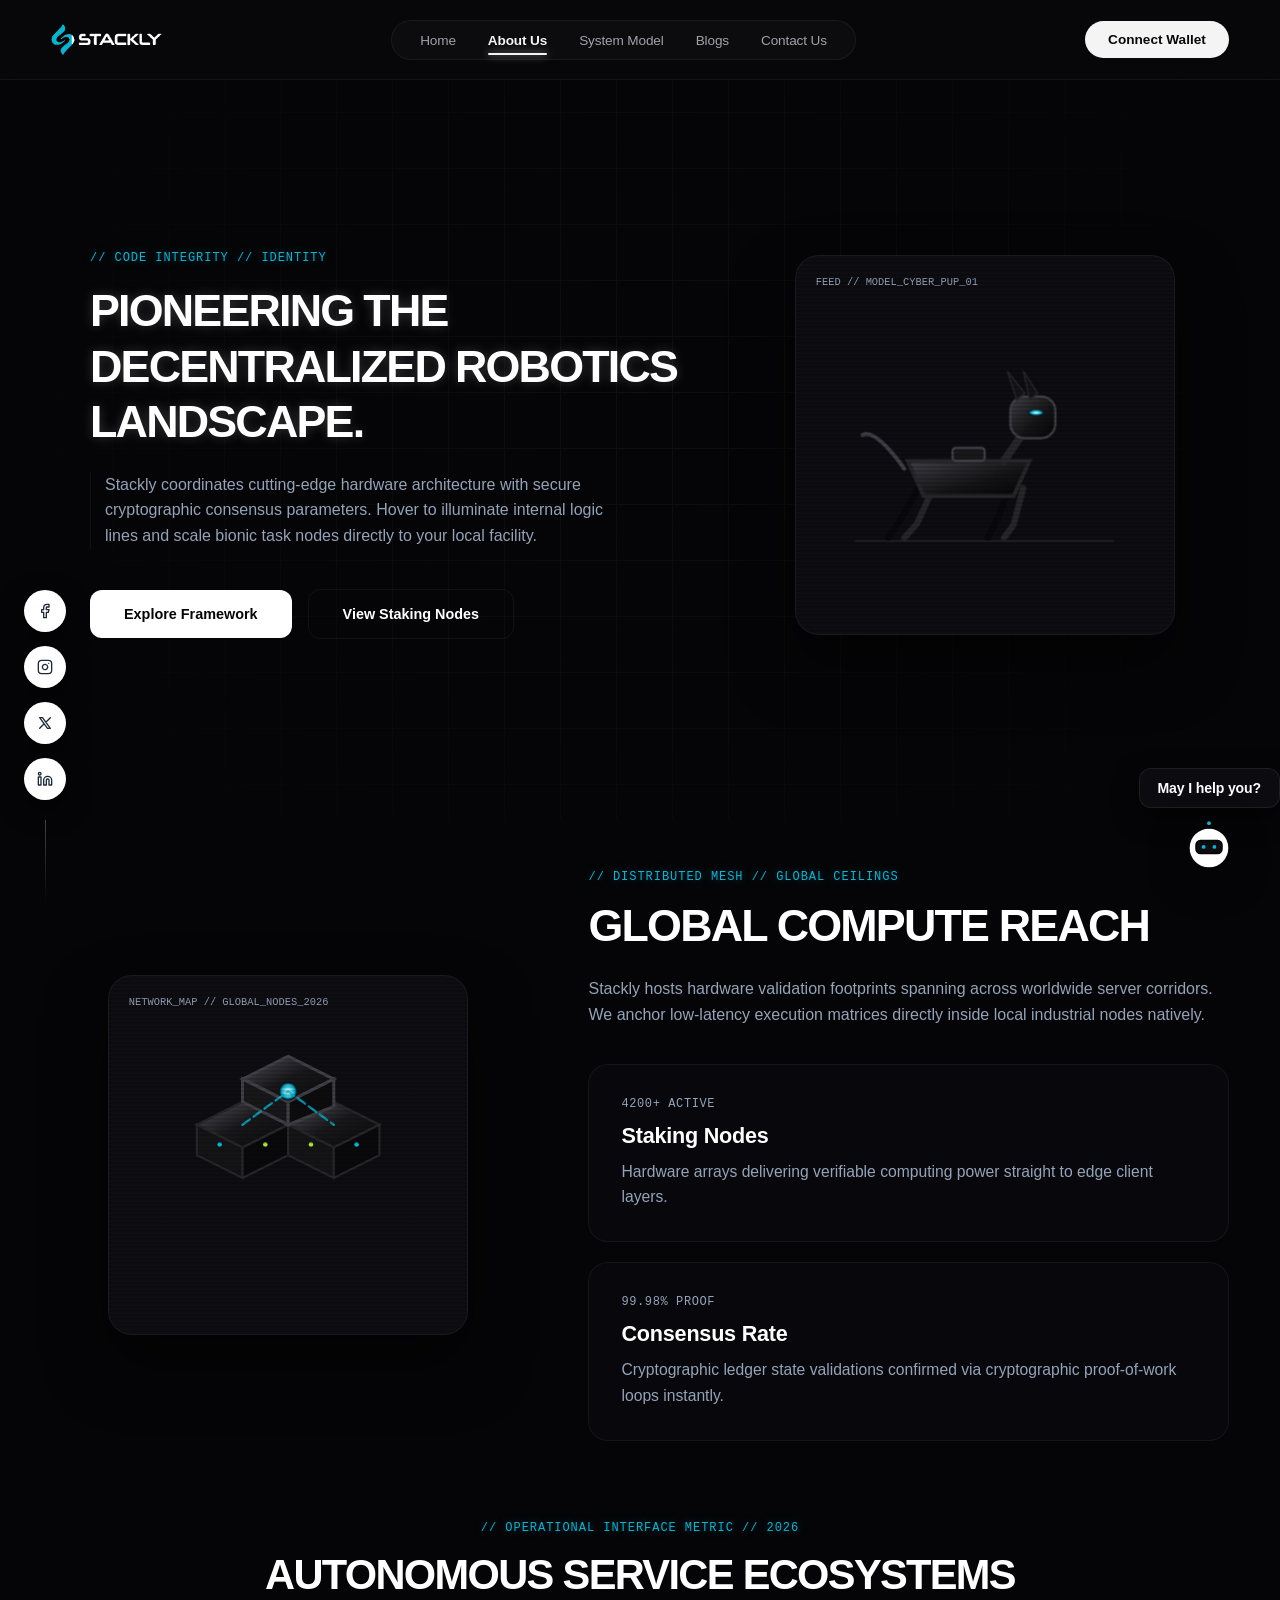
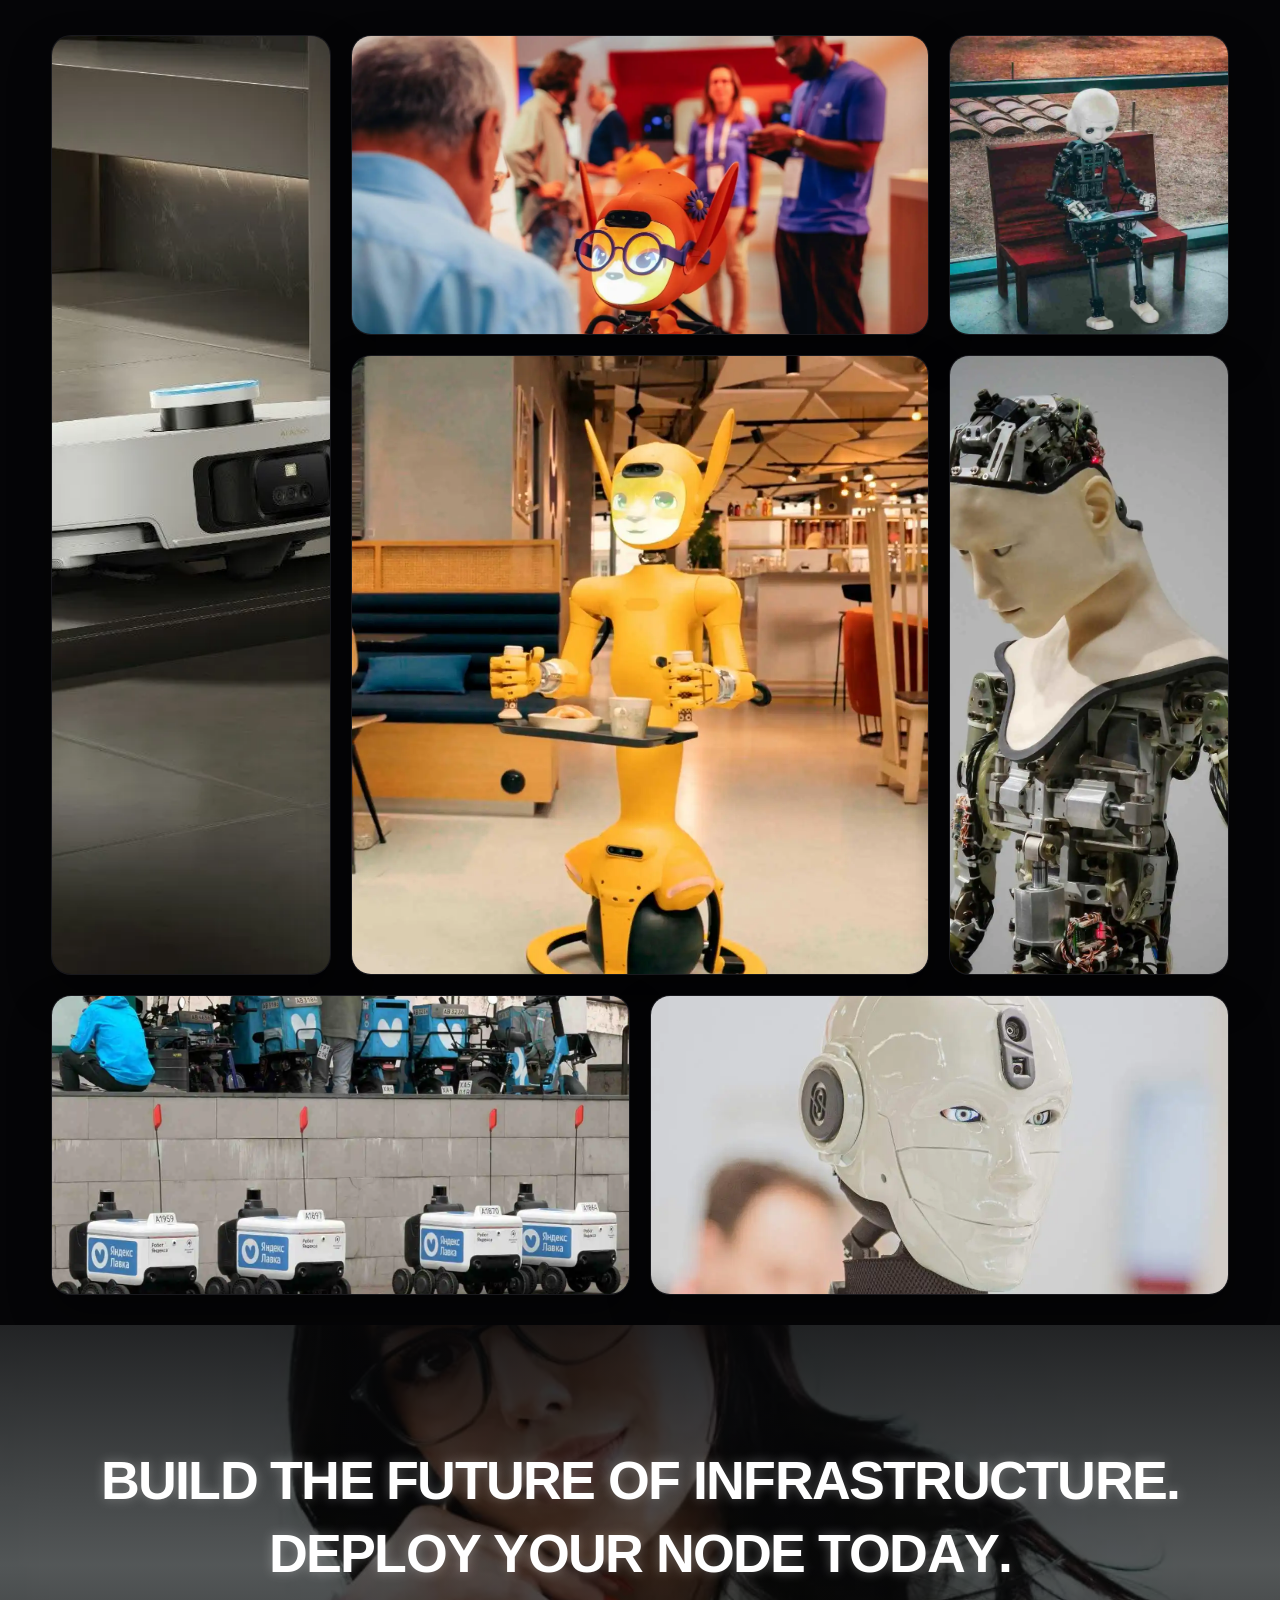
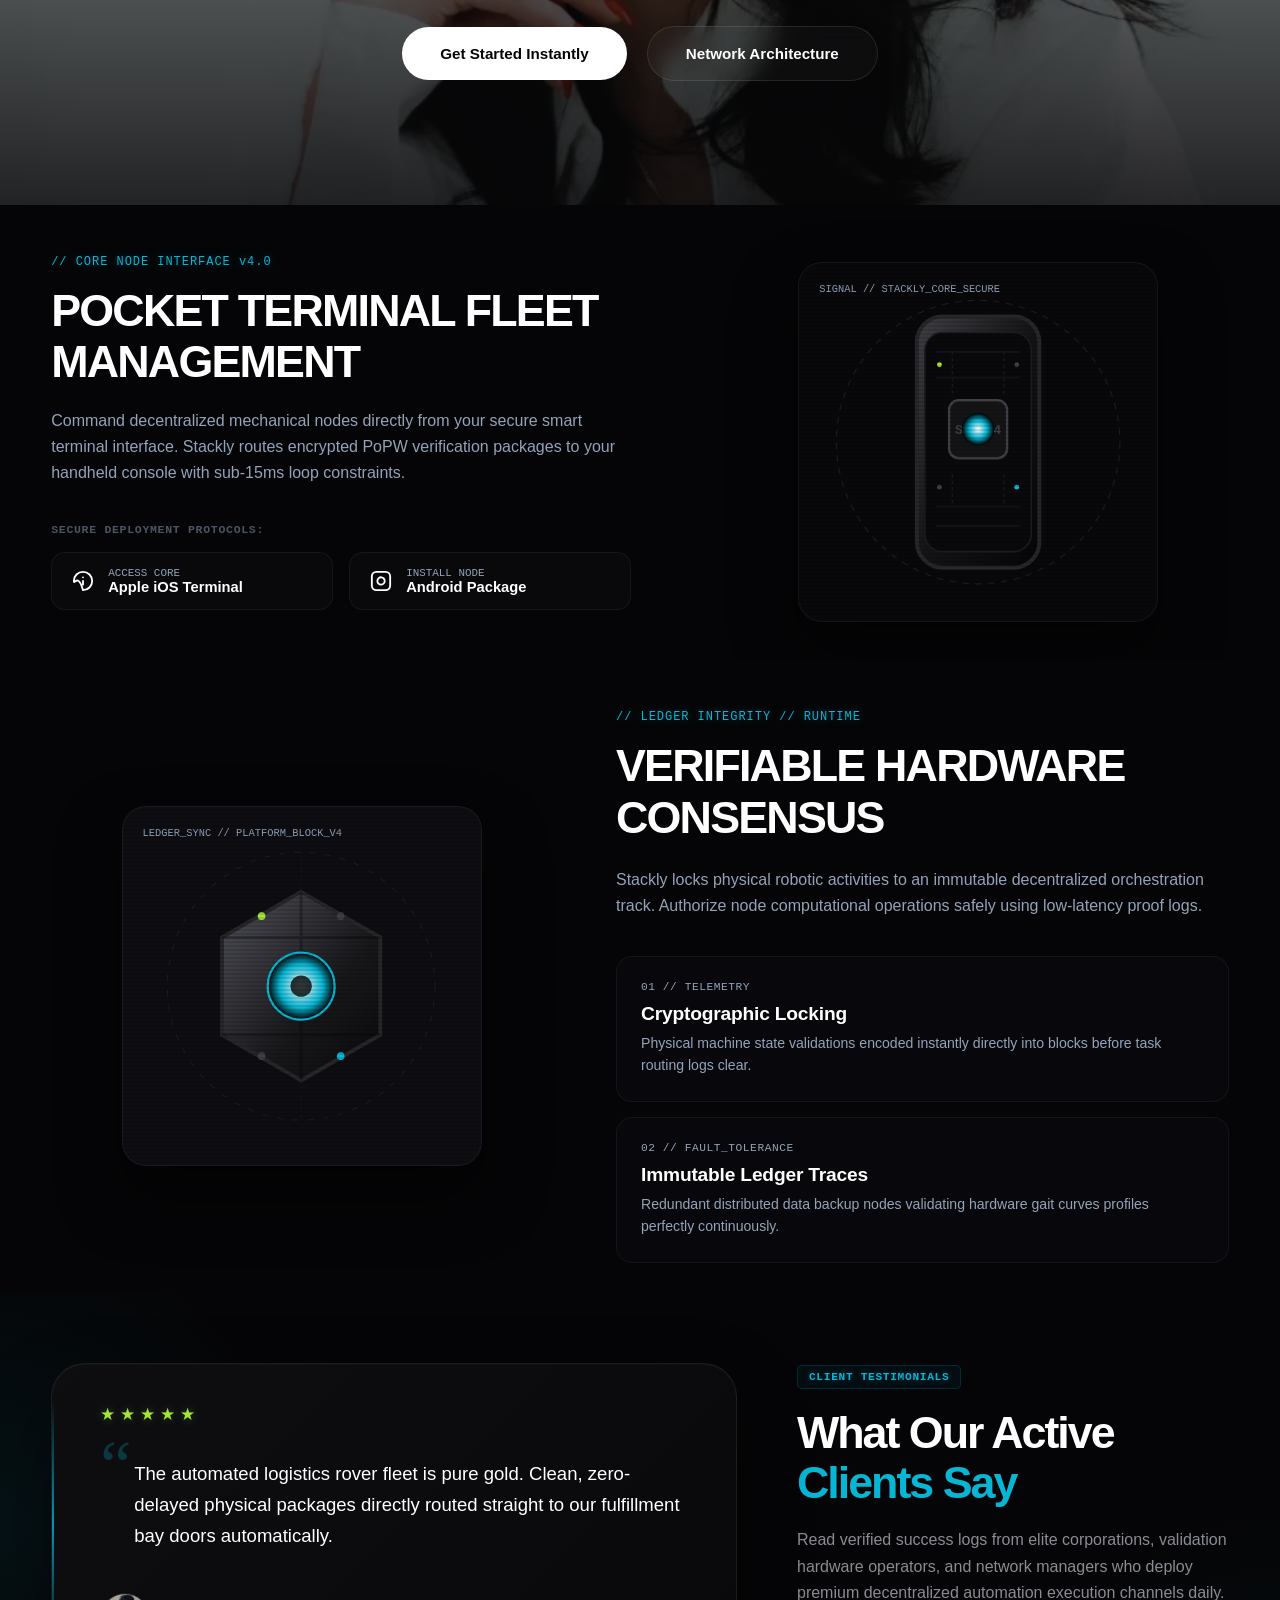
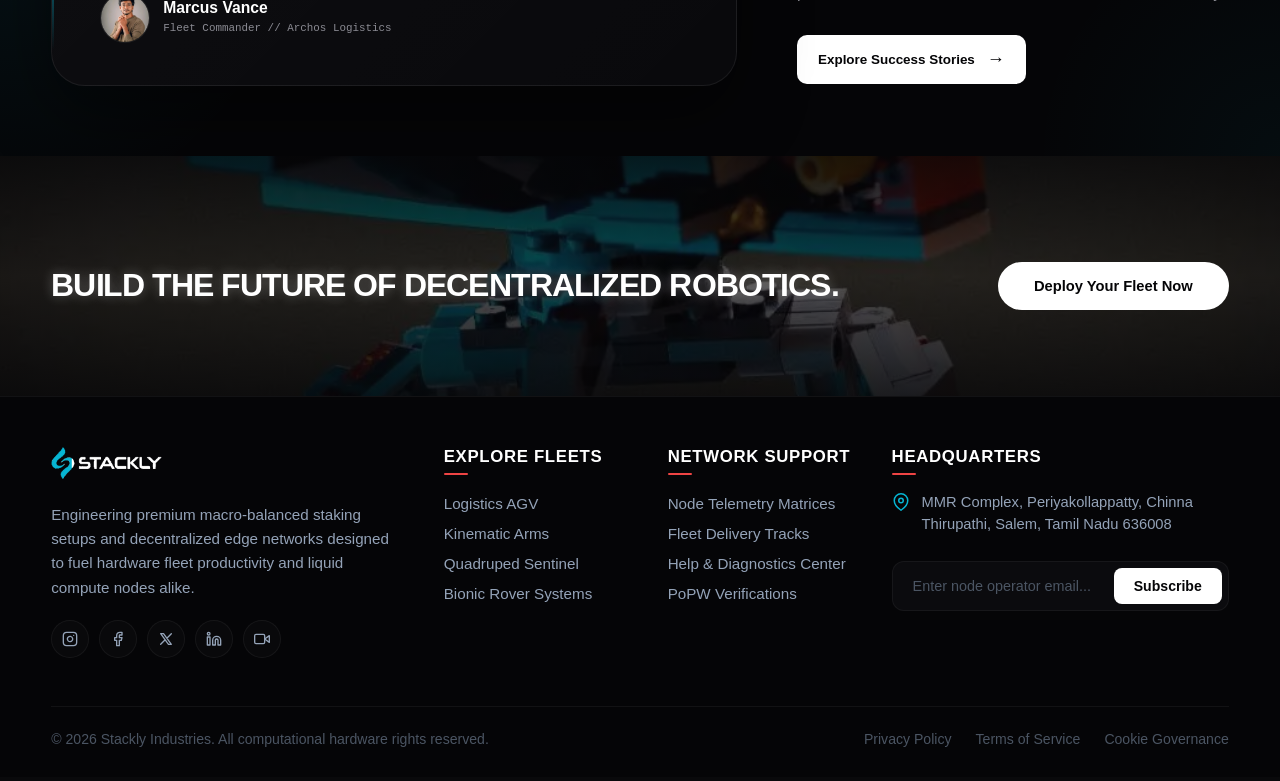
<file: about.html>
<!DOCTYPE html>
<html lang="en">
<head>
    <meta charset="UTF-8">
    <meta name="viewport" content="width=device-width, initial-scale=1.0">
    <title>Stackly — Initializing...</title>
    <link rel="stylesheet" href="style.css">
</head>
<body>

    <!-- Premium Dark Robotics Preloader Overlay Component -->
    <div id="preloader">
        <div class="loader-content">
            
            <!-- Modern Humanoid Inline Vector Node -->
            <svg class="robot-vector" viewBox="0 0 24 24" xmlns="http://w3.org">
                <path d="M12 2V5M5 9H3M21 9H19M12 17V22M9 22H15" />
                <rect x="5" y="5" width="14" height="12" rx="3" />
                <circle cx="9" cy="10" r="1" fill="currentColor" />
                <circle cx="15" cy="10" r="1" fill="currentColor" />
                <path d="M9 14C9 14 10.5 15.5 12 15.5C13.5 15.5 15 14 15 14" />
            </svg>
            
            <!-- Brand Platform Signature Identification -->
            <h1 class="brand-load-text">STACKLY</h1>
            
            <!-- Precision Loading Timeline Metrics Track -->
            <div class="progress-track">
                <div class="progress-bar"></div>
            </div>
            
        </div>
    </div>



 <script>
    /**
 * Stackly Isolated Pipeline Handler
 * Encapsulates preloader termination behavior
 */
document.addEventListener('DOMContentLoaded', () => {
    const preloader = document.getElementById('preloader');
    
    // Strict 2-second timeout window constraint execution frame
    setTimeout(() => {
        // Execute smooth exit fade workflow transition parameters
        preloader.style.opacity = '0';
        preloader.style.visibility = 'hidden';
        
        // Console statement verify preloader complete loop hooks
        console.log("[STACKLY INTERFACE]: Preloader cycle successfully completed. System fully mounted.");
    }, 2000);
});

 </script>

 <!-- Persistent Global Navigation Header Matrix -->
<header class="global-navbar">
    <div class="nav-container">
        
        <!-- Left Corner Brand Asset Component (Triggers App Reload) -->
        <a href="#" class="brand-logo-link" id="logoLink" title="Refresh Application">
            <img src="./assests/robotics.webp" alt="Stackly Platform Logo" class="brand-img">
        </a>

        <!-- Center Navigation Alignment Menu Grid Wrapper -->
        <nav class="nav-menu-wrapper" id="navMenu">
            <ul class="nav-list">
                <li><a href="index.html" class="menu-link ">Home</a></li>
<li><a href="about.html" class="menu-link active">About Us</a></li>
<li><a href="systems.html" class="menu-link ">System Model</a></li>
<li><a href="blogs.html" class="menu-link">Blogs</a></li>
<li><a href="contact.html" class="menu-link">Contact Us</a></li>
               
            </ul>
        </nav>

        <!-- Right Corner Authentication Interface Trigger -->
        <div class="nav-auth-block">
            <a href="login.html" class="cta-auth-btn">Connect Wallet</a>
            
            <!-- Micro-Interactions Fluid Mobile Hamburger Button Node -->
            <button class="hamburger-toggle" id="hamburgerBtn" aria-label="Toggle Navigation Workspace" aria-expanded="false">
                <span class="bar"></span>
                <span class="bar"></span>
                <span class="bar"></span>
            </button>
        </div>

    </div>
</header>

<script>
    /**
 * Stackly Global Application Header Pipeline
 */
document.addEventListener('DOMContentLoaded', () => {
    
    // Core Elements Declarations Setup
    const logoLink = document.getElementById('logoLink');
    const hamburgerBtn = document.getElementById('hamburgerBtn');
    const navMenu = document.getElementById('navMenu');
    const bodyElement = document.body;
    const menuLinks = document.querySelectorAll('.menu-link');

    // 1. Force Page Hard Refresh on Logo Press Action
    if (logoLink) {
        logoLink.addEventListener('click', (event) => {
            event.preventDefault();
            window.location.reload(true);
        });
    }

    // 2. Responsive Mobile Sheet Interactivity Router Setup
    function toggleMobileMenu() {
        const isExpanded = hamburgerBtn.getAttribute('aria-expanded') === 'true';
        
        // Toggle Local Tracking CSS classes
        hamburgerBtn.classList.toggle('active');
        navMenu.classList.toggle('active');
        
        // Strict Background Scrolling Interdiction Protocol Implementation
        bodyElement.classList.toggle('mobile-menu-active');
        
        // Sync State Accessibility Properties
        hamburgerBtn.setAttribute('aria-expanded', !isExpanded);
    }

    if (hamburgerBtn && navMenu) {
        hamburgerBtn.addEventListener('click', toggleMobileMenu);
    }

    // 3. Drop down backdrop context immediately if anchor link selection updates
    menuLinks.forEach(link => {
        link.addEventListener('click', () => {
            if (navMenu && navMenu.classList.contains('active')) {
                toggleMobileMenu();
            }
        });
    });

});

</script>

<!-- Fixed Left Column Structural Social Dock Matrix -->
<aside class="spatial-social-dock">
    <div class="dock-nodes-wrapper">
        
        <!-- Icon 1: Facebook -->
        <a href="404.html" class="dock-icon-orb" aria-label="Facebook Channel Link" title="Facebook">
            <svg class="svg-dock-icon" viewBox="0 0 24 24" fill="none" stroke="currentColor" stroke-width="2" stroke-linecap="round" stroke-linejoin="round">
                <path d="M18 2h-3a5 5 0 0 0-5 5v3H7v4h3v8h4v-8h3l1-4h-4V7a1 1 0 0 1 1-1h3z"></path>
            </svg>
        </a>

        <!-- Icon 2: Instagram -->
        <a href="404.html" class="dock-icon-orb" aria-label="Instagram Stream Link" title="Instagram">
            <svg class="svg-dock-icon" viewBox="0 0 24 24" fill="none" stroke="currentColor" stroke-width="2" stroke-linecap="round" stroke-linejoin="round">
                <rect x="2" y="2" width="20" height="20" rx="5" ry="5"></rect>
                <path d="M16 11.37A4 4 0 1 1 12.63 8 4 4 0 0 1 16 11.37z"></path>
                <line x1="17.5" y1="6.5" x2="17.51" y2="6.5"></line>
            </svg>
        </a>

        <!-- Icon 3: X / Twitter -->
        <a href="404.html" class="dock-icon-orb" aria-label="X Network Feed Link" title="X (Twitter)">
            <svg class="svg-dock-icon" viewBox="0 0 24 24" fill="none" stroke="currentColor" stroke-width="2" stroke-linecap="round" stroke-linejoin="round">
                <path d="M4 4l11.733 16h4.267l-11.733 -16z M4 20l6.768 -6.768 M20 4l-6.768 6.768"></path>
            </svg>
        </a>

        <!-- Icon 4: LinkedIn -->
        <a href="404.html" class="dock-icon-orb" aria-label="LinkedIn Corporate Hub Link" title="LinkedIn">
            <svg class="svg-dock-icon" viewBox="0 0 24 24" fill="none" stroke="currentColor" stroke-width="2" stroke-linecap="round" stroke-linejoin="round">
                <path d="M16 8a6 6 0 0 1 6 6v7h-4v-7a2 2 0 0 0-2-2 2 2 0 0 0-2 2v7h-4v-7a6 6 0 0 1 6-6zM2 9h4v12H2z"></path>
                <circle cx="4" cy="4" r="2"></circle>
            </svg>
        </a>

        <!-- Continuous Vertical Calibration Track Line -->
        <div class="dock-axis-line"></div>

    </div>
</aside>

<style>
    /* ==========================================================================
   FIXED LEFT-PINNED SECURE SOCIAL DOCK SYSTEM (Morph Spatial UI Specs)
   ========================================================================== */
:root {
    --bg-universe-dark: #050507;
    --surface-solid-orb: #ffffff;
    --text-icon-dark: #1e293b;
    --neon-cyan: #06b6d4;
    --border-muted: rgba(255, 255, 255, 0.05);
}

.spatial-social-dock {
    /* FIXED FIXED CORNER OVERRIDE PIN: Extracts element node stack entirely out of content flow context layers */
    position: fixed;
    bottom: 0;
    left: 24px; /* Locked margin placement gutter spacing safely clear of hero typography boxes bounds */
    z-index: 999; /* Forces layer tracking strictly over all background elements layout grids */
    pointer-events: none; 
}

.dock-nodes-wrapper {
    display: flex;
    flex-direction: column;
    align-items: center;
    gap: 14px; /* Symmetrical spatial intervals between independent white circles */
    pointer-events: auto; /* Restores active mouse clicks capture exclusively over buttons circles */
}

/* White Pinned Circular Containers */
.dock-icon-orb {
    width: 42px;
    height: 42px;
    background-color: var(--surface-solid-orb);
    border-radius: 50%;
    display: flex;
    justify-content: center;
    align-items: center;
    color: var(--text-icon-dark);
    text-decoration: none;
    box-shadow: 0 10px 25px rgba(0, 0, 0, 0.6);
    transition: background-color 0.3s, color 0.3s, transform 0.4s cubic-bezier(0.16, 1, 0.3, 1), box-shadow 0.3s;
}

.svg-dock-icon {
    width: 16px;
    height: 16px;
    display: block;
}

/* CYBER GLOW TRANSFORMS ON HOVER SHIFTS */
.dock-icon-orb:hover {
    background-color: var(--bg-universe-dark);
    color: #ffffff;
    border: 1px solid var(--neon-cyan);
    box-shadow: 0 0 20px rgba(6, 182, 212, 0.6);
    transform: translateY(-4px) scale(1.05); /* Moves upward programmatically on focus checks */
}

/* Pinned Vertical Track Axis Line */
.dock-axis-line {
    width: 1px;
    height: 80px; /* Locked downward line extension length bounds */
    background: linear-gradient(to bottom, rgba(255, 255, 255, 0.25) 0%, rgba(255, 255, 255, 0.01) 100%);
    margin-top: 6px;
}

/* ==========================================================================
   DYNAMIC MULTI-BREAKPOINT RESPONSIVE ADAPTABILITY OVERRIDES
   ========================================================================== */
@media (max-width: 1024px) {
    /* Safe re-alignment: Converts fixed left row layout stack into floating horizontal bar on compact screens */
    .spatial-social-dock {
        position: fixed;
        bottom: 20px;
        left: 50%;
        transform: translateX(-50%);
        width: auto;
    }

    .dock-nodes-wrapper {
        flex-direction: row; /* Horizontal shift sequence */
        background: rgba(13, 13, 18, 0.85);
        padding: 8px 16px;
        border-radius: 100px;
        border: 1px solid var(--border-muted);
        backdrop-filter: blur(16px);
        -webkit-backdrop-filter: blur(16px);
        gap: 12px;
        box-shadow: 0 20px 40px rgba(0, 0, 0, 0.7);
    }

    .dock-icon-orb {
        width: 36px;
        height: 36px;
        box-shadow: none;
    }
    
    .dock-icon-orb:hover {
        transform: translateY(-2px) scale(1.02);
    }

    .dock-axis-line {
        display: none; /* Destroys downward track line on mobile views stacks cleanly */
    }
}

</style>

<!-- Pinned Bottom Right Corner Robotic Assistant Node Widget Frame -->
<div class="robotic-assistance-widget" id="assistanceNode" title="Get Network Support">
    <div class="assistant-content-mesh">
        
        <!-- Automated Telemetry Text Notification Prompt Banner Bubble -->
        <div class="assistant-speech-bubble" id="speechPromptBubble">
            <span class="bubble-text">May I help you?</span>
        </div>

        <!-- High-Fidelity White-Chassis Black-Outline Humanoid Assistant Orb Anchor -->
        <div class="assistant-trigger-orb">
            <!-- Interconnected Robotics Mechanical Head Vector Asset Grid -->
            <svg class="assistant-vector-icon" viewBox="0 0 100 100" xmlns="http://w3.org">
                <!-- Main Helmet Armor Shell Face (White Chassis Plate, Crisp Solid Black Outlines) -->
                <circle cx="50" cy="50" r="38" fill="#ffffff" stroke="#050507" stroke-width="4.5" />
                
                <!-- Recessed Deep Tech Visor Display Grid Module -->
                <rect x="26" y="36" width="48" height="24" rx="8" fill="#0d0d11" stroke="#050507" stroke-width="3" />
                
                <!-- Active Luminous Cyan Node Sensors Arrays Optics (Domain Branding Accents) -->
                <circle cx="40" cy="48" r="3.5" fill="#06b6d4" class="telemetry-optic-glow" />
                <circle cx="60" cy="48" r="3.5" fill="#06b6d4" class="telemetry-optic-glow" />
                
                <!-- Upper Antenna Uplink Signal Joint Node Frame -->
                <line x1="50" y1="12" x2="50" y2="4" stroke="#050507" stroke-width="4" stroke-linecap="round" />
                <circle cx="50" cy="4" r="3.5" fill="#06b6d4" />
            </svg>
        </div>

    </div>
</div>
<style>
    /* ==========================================================================
   PINNED BOT-RIGHT CORNER ROBOT ASSISTANT (Fixed Right-Edge Alignment)
   ========================================================================== */
:root {
    --bg-universe-pitch: #050507;
    --surface-white-chassis: #ffffff;
    --neon-cyan-glow: #06b6d4;
    --font-display-stack: -apple-system, BlinkMacSystemFont, "SF Pro Display", "Segoe UI", Roboto, sans-serif;
}

.robotic-assistance-widget {
    /* FIXED FIXED CORNER OVERRIDE PIN SETUP: Fixed positioning outside standard flow context layers */
    position: fixed;
    bottom: 24px;
    right: 0px; /* FIXED: Locked safety margin spacer to prevent window clipping cuts */
    z-index: 9999; /* Forces layer hierarchy directly over footer modules matrices */
    cursor: pointer;
    font-family: var(--font-display-stack);
    user-select: none;
    -webkit-user-select: none;
}

.assistant-content-mesh {
    position: relative;
    display: flex;
    flex-direction: column;
    align-items: center; /* FIXED: Centers bubble block perfectly above the robot cylinder */
    gap: 12px;
}

/* ==========================================================================
   AUTOMATED TELEMETRY SPEECH BUBBLE OVERLAYS 
   ========================================================================== */
.assistant-speech-bubble {
    background-color: rgba(13, 13, 18, 0.9);
    border: 1px solid rgba(255, 255, 255, 0.08);
    backdrop-filter: blur(12px);
    -webkit-backdrop-filter: blur(12px);
    padding: 10px 18px;
    border-radius: 12px;
    box-shadow: 0 10px 25px rgba(0, 0, 0, 0.5);
    
    /* Programmatic Opacity Flash states metrics default starting flags rules */
    opacity: 0;
    visibility: hidden;
    transform: translateY(6px) scale(0.98);
    transition: opacity 0.4s cubic-bezier(0.16, 1, 0.3, 1), 
                visibility 0.4s, 
                transform 0.4s cubic-bezier(0.16, 1, 0.3, 1);
    white-space: nowrap; /* Prevents text layout fractures on narrow containers width changes */
}

/* Flash active visibility indicator class applied via programmatic 2s intervals clocks */
.assistant-speech-bubble.bubble-active {
    opacity: 1;
    visibility: visible;
    transform: translateY(0) scale(1);
}

.bubble-text {
    color: var(--surface-white-chassis);
    font-size: 0.88rem;
    font-weight: 600;
    letter-spacing: -0.01em;
}

/* ==========================================================================
   WHITE-CHASSIS BLACK-OUTLINE HIGH-GLOW ICON HARNESS 
   ========================================================================== */
.assistant-trigger-orb {
    width: 54px;
    height: 56px;
    display: flex;
    justify-content: center;
    align-items: center;
    transition: transform 0.4s cubic-bezier(0.16, 1, 0.3, 1);
    /* Soft spatial vertical float loop oscillation timeline */
    animation: assistantFloatOscillation 5s ease-in-out infinite;
}

.assistant-vector-icon {
    width: 100%;
    height: auto;
    display: block;
    filter: drop-shadow(0 10px 20px rgba(0, 0, 0, 0.4));
}

/* Continuously pulsing domain blue indicator optics layout metrics */
.telemetry-optic-glow {
    animation: cyanOpticsPulse 2.5s ease-in-out infinite;
    transform-origin: center;
}

/* High-tech automated animation frames tracks definitions */
@keyframes assistantFloatOscillation {
    0%, 100% { transform: translateY(0px); }
    50% { transform: translateY(-6px); }
}

@keyframes cyanOpticsPulse {
    0%, 100% { opacity: 0.6; filter: drop-shadow(0 0 1px var(--neon-cyan-glow)); }
    50% { opacity: 1; filter: drop-shadow(0 0 6px var(--neon-cyan-glow)); }
}

/* HIGH-INTENSITY SECURE CYBER TERMINAL HOVER ACTIONS HOOKS */
.robotic-assistance-widget:hover .assistant-trigger-orb {
    transform: scale(1.06) rotate(6deg); 
}

.robotic-assistance-widget:hover .assistant-speech-bubble {
    opacity: 1;
    visibility: visible;
    transform: translateY(0) scale(1);
    border-color: var(--neon-cyan-glow);
}

/* ==========================================================================
   DYNAMIC MULTI-BREAKPOINT RESPONSIVE SAFE CLOSING ADJUSTMENTS
   ========================================================================== */
@media (max-width: 768px) {
    .robotic-assistance-widget {
        bottom: 20px;
        right: 20px;
    }
    .assistant-trigger-orb {
        width: 48px;
        height: 48px;
    }
    .bubble-text {
        font-size: 0.82rem;
    }
}

</style>

<script>
    /**
 * Stackly Robotic Assistant 2-Second Pulse & Destination Router Engine Pipeline
 */
document.addEventListener('DOMContentLoaded', () => {

    const assistanceWidgetNode = document.getElementById('assistanceNode');
    const speechPromptBubble = document.getElementById('speechPromptBubble');

    if (assistanceWidgetNode && speechPromptBubble) {
        
        // 1.secure navigation link trigger setup dispatch rules
        assistanceWidgetNode.addEventListener('click', (event) => {
            event.preventDefault();
            // Dispatches application data routing straight onto target 404 canvas page layout
            window.location.href = "404.html";
        });


        // 2. REPEATING 2-SECOND TEXT NOTIFICATION FLASH LOOP IMPLEMENTATION
        let isPromptVisible = false;

        function cycleSpeechBubblePromptVisibility() {
            isPromptVisible = !isPromptVisible;
            
            if (isPromptVisible) {
                speechPromptBubble.classList.add('bubble-active');
                
                // Keep the text banner active on layout paint tracks for 2.5s before unrolling cleanly
                setTimeout(() => {
                    speechPromptBubble.classList.remove('bubble-active');
                    isPromptVisible = false;
                }, 2500);
            }
        }

        // Initialize high precision clock timer interval set to trigger ticks exactly every 2 seconds once
        setInterval(cycleSpeechBubblePromptVisibility, 2000);
        
        // Execute instant prompt render pass on initial page load tick to confirm paint trace threads
        setTimeout(cycleSpeechBubblePromptVisibility, 800);
    }

});

</script>

<!-- Premium About Page Spatial Hero Arena -->
<section class="about-hero-section">
    
    <!-- FULL-BLEED BACKGROUND LAYER: Mount your custom graphic link inside url('') below -->
    <div class="about-hero-bg-underlay" style="background-image: url('');"></div>
    <div class="about-hero-dimmer-shield"></div>
    <div class="about-spatial-matrix-grid"></div>

    <div class="about-hero-container">
        
        <!-- Left Column Workspace: Word-by-Word Kinetic Typography & Actions -->
        <div class="about-narrative-panel">
            <span class="about-mini-hud-tag">// CODE INTEGRITY // IDENTITY</span>
            
            <!-- Target Heading for Programmatic Word-by-Word Reveal -->
            <h1 class="about-kinetic-title" id="aboutScrollHeading">PIONEERING THE DECENTRALIZED ROBOTICS LANDSCAPE.</h1>
            
            <p class="about-editorial-subtext">
                Stackly coordinates cutting-edge hardware architecture with secure cryptographic consensus parameters. Hover to illuminate internal logic lines and scale bionic task nodes directly to your local facility.
            </p>

            <!-- Floating Micro-Action Operational Button Hub -->
            <div class="about-floating-actions">
                <a href="404.html" class="about-float-btn solid-white">Explore Framework</a>
                <a href="404.html" class="about-float-btn ghost-translucent">View Staking Nodes</a>
            </div>
        </div>

        <!-- Right Column Workspace: High-Creative Cyber Dog Robot Dancing Vector -->
        <div class="about-visual-panel">
            <div class="cinematic-canine-window">
                <div class="canine-feed-label">FEED // MODEL_CYBER_PUP_01</div>
                
                <!-- Highly Creative Robotic Dog Dancing Layout Base Vector -->
                <svg class="dancing-dog-robot-vector" viewBox="0 0 200 200" xmlns="http://w3.org">
                    <defs>
                        <linearGradient id="chassisCyberMetal" x1="0%" y1="0%" x2="100%" y2="100%">
                            <stop offset="0%" stop-color="#3f3f46"/>
                            <stop offset="60%" stop-color="#141416"/>
                            <stop offset="100%" stop-color="#050507"/>
                        </linearGradient>
                        <radialGradient id="opticRadarCore" cx="50%" cy="50%" r="50%">
                            <stop offset="0%" stop-color="#ffffff"/>
                            <stop offset="60%" stop-color="#06b6d4"/>
                            <stop offset="100%" stop-color="#000000"/>
                        </radialGradient>
                    </defs>

                    <!-- Calibration Ground Baseline Reference Grid Track -->
                    <line x1="20" y1="160" x2="180" y2="160" stroke="#1c1c1f" stroke-width="1.5" stroke-linecap="round"/>

                    <!-- CYBER CANINE CORE ACTION GROUP (Dances continuously via structural CSS keyframe tracks) -->
                    <g class="cyber-dog-dance-root">
                        
                        <!-- Articulated Mechanical Antenna Tail -->
                        <path d="M50 115 Q32 90 24 94" stroke="#3f3f46" stroke-width="2.5" fill="none" stroke-linecap="round" class="dog-tail-bounce"/>
                        
                        <!-- 4 Independent Kinetic Legs Assembly Map -->
                        <!-- Rear Left Leg (Back Layer) -->
                        <path d="M60 125 L48 146 L40 158" stroke="#09090b" stroke-width="3.5" fill="none" stroke-linecap="round" class="dog-leg-back-left"/>
                        <!-- Rear Right Leg (Front Layer) -->
                        <path d="M68 127 L58 149 L50 158" stroke="#27272a" stroke-width="4" fill="none" stroke-linecap="round" class="dog-leg-back-right"/>
                        
                        <!-- Front Left Leg (Back Layer) -->
                        <path d="M116 125 L108 146 L102 158" stroke="#09090b" stroke-width="3.5" fill="none" stroke-linecap="round" class="dog-leg-front-left"/>
                        <!-- Front Right Leg (Front Layer) -->
                        <path d="M124 127 L118 150 L112 158" stroke="#27272a" stroke-width="4" fill="none" stroke-linecap="round" class="dog-leg-front-right"/>

                        <!-- Heavy Armored Main Core Torso Chassis Hull Shell -->
                        <path d="M52 110 H128 L118 132 H62 Z" fill="url(#chassisCyberMetal)" stroke="#27272a" stroke-width="2.5"/>
                        <rect x="80" y="102" width="20" height="8" rx="2" fill="#18181b" stroke="#3f3f46" stroke-width="1.5"/>

                        <!-- Structural Mechanical Neck Pivot -->
                        <path d="M112 110 L126 90" stroke="#27272a" stroke-width="5" stroke-linecap="round"/>

                        <!-- Armored Tactical Head Assembly Pod -->
                        <g class="dog-head-bob-node">
                            <rect x="116" y="70" width="28" height="26" rx="9" fill="url(#chassisCyberMetal)" stroke="#3f3f46" stroke-width="1.5"/>
                            <!-- Swept High-Glow Optical Visor Arrays -->
                            <ellipse cx="132" cy="80" rx="5" ry="2" fill="url(#opticRadarCore)" class="dog-visor-pulse-node"/>
                            <!-- Upper Audio Sensing Ears Assembly -->
                            <polygon points="120,72 114,54 125,68" fill="#141416" stroke="#27272a" stroke-width="1"/>
                            <polygon points="128,72 124,54 133,68" fill="#141416" stroke="#27272a" stroke-width="1"/>
                        </g>

                    </g>
                </svg>

                <div class="crt-scanline-overlay"></div>
            </div>
        </div>

    </div>
</section>

<style>
    /* ==========================================================================
   ABOUT HERO COMPONENT SPECIFICATIONS (Locked Universal Typography Setup)
   ========================================================================== */
:root {
    --bg-universe: #050507;
    --surface-card-solid: #0b0b0e;
    --text-pure-white: #ffffff;
    --text-muted-gray: #8b8b93;
    --border-premium: #1c1c1f;
    --neon-cyan: #06b6d4;
    
    /* Locked Font-Family across the global layout tree architecture context */
    --font-display-stack: -apple-system, BlinkMacSystemFont, "SF Pro Display", "Segoe UI", Roboto, sans-serif;
    --header-height: 80px;
}

.about-hero-section {
    position: relative;
    width: 100%;
    min-height: calc(100vh - var(--header-height));
    background-color: var(--bg-universe);
    font-family: var(--font-display-stack);
    display: flex;
    align-items: center;
    padding: 100px 70px 30px 90px;
    overflow: hidden;
}

/* Background Configuration Blending Strategy Controls */
.about-hero-bg-underlay {
    position: absolute;
    inset: 0;
    background-size: cover;
    background-position: center;
    background-repeat: no-repeat;
    opacity: 0.2; /* Controls image graphic blending intensity thresholds cleanly */
    z-index: 1;
    pointer-events: none;
}

.about-hero-dimmer-shield {
    position: absolute;
    inset: 0;
    background: linear-gradient(180deg, rgba(5,5,7,0.9) 0%, rgba(5,5,7,0.6) 50%, rgba(5,5,7,0.9) 100%);
    z-index: 2;
    pointer-events: none;
}

.about-spatial-matrix-grid {
    position: absolute;
    inset: 0;
    background-image: linear-gradient(to right, #101014 1px, transparent 1px), linear-gradient(to bottom, #101014 1px, transparent 1px);
    background-size: 56px 56px;
    mask-image: radial-gradient(circle at 50% 50%, black, transparent 85%);
    -webkit-mask-image: radial-gradient(circle at 50% 50%, black, transparent 85%);
    z-index: 3;
    pointer-events: none;
}

.about-hero-container {
    width: 100%;
    max-width: 1440px;
    margin: 0 auto;
    display: grid;
    grid-template-columns: 1.15fr 0.85fr; /* Left-aligned content columns matrix balance */
    align-items: center;
    gap: 60px;
    z-index: 10;
}

/* ==========================================================================
   LEFT SIDE: WORD-BY-WORD REVEAL TYPOGRAPHY & FLOATING BUTTONS
   ========================================================================== */
.about-narrative-panel {
    display: flex;
    flex-direction: column;
    text-align: left; /* Strict left side canvas context alignment rules */
}

.about-mini-hud-tag {
    font-size: 0.75rem;
    font-family: monospace;
    letter-spacing: 0.08em;
    color: var(--neon-cyan);
    margin-bottom: 20px;
    text-shadow: 0 0 10px rgba(6, 182, 212, 0.4);
}

/* Re-scaled Uniform Headline Style Mapping Constraints */
.about-kinetic-title {
    font-size: clamp(2rem, 3.8vw, 2.8rem);
    font-weight: 800;
    line-height: 1.15;
    letter-spacing: -0.04em;
    text-transform: uppercase;
    color: var(--text-pure-white);
    margin-bottom: 24px;
    display: flex;
    flex-wrap: wrap;
    column-gap: 10px; /* Spacing buffer width tokens between split whole words */
    row-gap: 4px;
}

/* Word node block formatting boundaries */
.about-word-node {
    display: inline-block;
    white-space: nowrap;
    opacity: 0.1;
    transform: translateY(6px);
    transition: opacity 0.4s cubic-bezier(0.16, 1, 0.3, 1), transform 0.4s cubic-bezier(0.16, 1, 0.3, 1);
}
.about-word-node.active-word-flash {
    opacity: 1;
    transform: translateY(0);
    text-shadow: 0 0 12px rgba(255, 255, 255, 0.2);
}

/* Elegant Paragraph Hover Glow Actions */
.about-editorial-subtext {
    font-size: 1rem;
    color: var(--text-muted-gray);
    line-height: 1.6;
    margin-bottom: 40px;
    max-width: 540px;
    padding-left: 14px;
    border-left: 1px solid var(--border-premium);
    transition: color 0.3s ease, border-color 0.3s ease, background-color 0.3s ease, transform 0.3s ease;
}
.about-editorial-subtext:hover {
    color: var(--text-pure-white);
    border-left-color: var(--neon-cyan);
    background: linear-gradient(90deg, rgba(6, 182, 212, 0.02) 0%, transparent 100%);
    transform: translateX(4px);
}

/* Organic Floating CTA Button Framework */
.about-floating-actions {
    display: flex;
    gap: 16px;
    align-items: center;
}

.about-float-btn {
    padding: 16px 34px;
    border-radius: 12px;
    font-size: 0.9rem;
    font-weight: 600;
    text-decoration: none;
    transition: background-color 0.3s, color 0.3s, border-color 0.3s, transform 0.5s cubic-bezier(0.16, 1, 0.3, 1), box-shadow 0.3s;
    animation: aboutCtaFloatOscillation 5.5s ease-in-out infinite;
}

.about-float-btn.solid-white {
    background-color: var(--text-pure-white);
    color: var(--bg-universe);
    animation-delay: 0.2s;
}
.about-float-btn.solid-white:hover {
    transform: translateY(-5px) scale(1.02);
    box-shadow: 0 15px 30px rgba(255, 255, 255, 0.1);
}

.about-float-btn.ghost-translucent {
    background-color: transparent;
    color: var(--text-pure-white);
    border: 1px solid var(--border-premium);
    animation-delay: 0.9s;
}
.about-float-btn.ghost-translucent:hover {
    background-color: rgba(255, 255, 255, 0.02);
    border-color: var(--text-pure-white);
    transform: translateY(-5px) scale(1.02);
}

@keyframes aboutCtaFloatOscillation {
    0%, 100% { transform: translateY(0px); }
    50% { transform: translateY(-7px); }
}

/* ==========================================================================
   RIGHT SIDE: CINEMATIC CANINE DANCING SIMULATION LAYER
   ========================================================================== */
.about-visual-panel { display: flex; justify-content: center; align-items: center; }

.cinematic-canine-window {
    position: relative;
    width: 100%;
    max-width: 380px;
    aspect-ratio: 1 / 1;
    background-color: var(--surface-card-solid);
    border: 1px solid var(--border-premium);
    border-radius: 24px;
    display: flex;
    justify-content: center;
    align-items: center;
    overflow: hidden;
    box-shadow: 0 30px 60px rgba(0,0,0,0.5);
    animation: visualWindowFloat 6s ease-in-out infinite;
    animation-delay: 0.4s;
}

.dancing-dog-robot-vector { width: 85%; height: auto; z-index: 10; }

/* HIGH PERFORMANCE KINETIC CYBER-DOG DANCING ANIMATION RIG */
.cyber-dog-dance-root {
    transform-origin: 100px 160px;
    /* Loops a complex rhythmic dancing sway acceleration matrix */
    animation: dogDancingCoreLoop 2s cubic-bezier(0.45, 0, 0.55, 1) infinite;
    will-change: transform;
}

.dog-tail-bounce {
    transform-origin: 50px 115px;
    animation: tailWagTick 0.5s ease-in-out infinite alternate;
}

/* Sync 4 limbs into matching alternate kinetic steps delays paths */
.dog-leg-back-left   { transform-origin: 60px 125px; animation: legStepperCycle 0.5s linear infinite; }
.dog-leg-back-right  { transform-origin: 68px 127px; animation: legStepperCycle 0.5s linear infinite 0.25s; }
.dog-leg-front-left  { transform-origin: 116px 125px; animation: legStepperCycle 0.5s linear infinite 0.25s; }
.dog-leg-front-right { transform-origin: 124px 127px; animation: legStepperCycle 0.5s linear infinite; }

.dog-head-bob-node {
    transform-origin: 123px 83px;
    animation: headBobbingPass 0.5s ease-in-out infinite alternate;
}

.dog-visor-pulse-node { animation: laserVisorGlow 2s ease-in-out infinite; }

/* Mechanical Automation Timelines Keyframes Sets */
@keyframes dogDancingCoreLoop {
    0%, 100% { transform: translateX(0px) rotate(0deg) translateY(0px); }
    33% { transform: translateX(5px) rotate(2deg) translateY(-2px); }
    66% { transform: translateX(-5px) rotate(-2deg) translateY(1px); }
}

@keyframes legStepperCycle {
    0%, 100% { transform: rotate(0deg) translateY(0px); }
    50% { transform: rotate(18deg) translateY(-3px); }
}

@keyframes tailWagTick {
    to { transform: rotate(20deg); }
}

@keyframes headBobbingPass {
    to { transform: translateY(-4px) rotate(4deg); }
}

@keyframes laserVisorGlow {
    0%, 100% { opacity: 0.7; filter: drop-shadow(0 0 1px var(--neon-cyan)); }
    50% { opacity: 1; filter: drop-shadow(0 0 10px var(--neon-cyan)); fill: var(--neon-cyan); }
}

@keyframes visualWindowFloat {
    0%, 100% { transform: translateY(0px); }
    50% { transform: translateY(-10px); }
}

.canine-feed-label { position: absolute; top: 20px; left: 20px; font-family: monospace; font-size: 0.65rem; color: var(--text-muted-gray); }
.crt-scanline-overlay { position: absolute; inset: 0; background: linear-gradient(rgba(18, 16, 16, 0) 50%, rgba(0, 0, 0, 0.12) 50%); background-size: 100% 4px; pointer-events: none; z-index: 15; }

/* ==========================================================================
   DYNAMIC MULTI-BREAKPOINT RESPONSIVE SCHEMES
   ========================================================================== */
@media (max-width: 1024px) {
    .about-hero-container {
        grid-template-columns: 1fr;
        gap: 50px;
        text-align: center;
    }
    .about-narrative-panel { text-align: center; align-items: center; }
    .about-kinetic-title { justify-content: center; }
    .about-editorial-subtext { padding-left: 0; border-left: none; border-bottom: 1px solid var(--border-premium); padding-bottom: 20px; margin-left: auto; margin-right: auto; }
    .cinematic-canine-window { margin: 0 auto; }
}

@media (max-width: 480px) {
    .about-hero-section { padding-top: 110px; }
    .about-floating-actions { flex-direction: column; width: 100%; }
    .about-float-btn { width: 100%; text-align: center; }
}

/* =========================================================
   ABOUT HERO — RESPONSIVE ADD-ON
   Tablet + Mobile Optimization
   ========================================================= */

/* ---------- TABLET: 1024px and below ---------- */
@media (max-width: 1024px) {

    .about-hero-section {
        min-height: auto;
        padding: 120px 50px 60px;
    }

    .about-hero-container {
        width: 100%;
        grid-template-columns: 1fr;
        gap: 55px;
    }

    .about-narrative-panel {
        width: 100%;
        text-align: center;
        align-items: center;
    }

    .about-mini-hud-tag {
        margin-bottom: 18px;
    }

    .about-kinetic-title {
        width: 100%;
        justify-content: center;
        font-size: clamp(2rem, 5vw, 2.7rem);
        line-height: 1.15;
        column-gap: 9px;
        row-gap: 5px;
    }

    .about-editorial-subtext {
        max-width: 700px;
        width: 100%;
        padding-left: 0;
        padding-bottom: 20px;
        border-left: none;
        border-bottom: 1px solid var(--border-premium);
        text-align: center;
        margin-left: auto;
        margin-right: auto;
    }

    .about-floating-actions {
        justify-content: center;
        flex-wrap: wrap;
    }

    .about-visual-panel {
        width: 100%;
    }

    .cinematic-canine-window {
        width: min(70vw, 380px);
        max-width: 380px;
        margin: 0 auto;
    }
}


/* ---------- SMALL TABLET: 768px and below ---------- */
@media (max-width: 768px) {

    .about-hero-section {
        padding: 115px 30px 50px;
    }

    .about-hero-container {
        gap: 45px;
    }

    .about-mini-hud-tag {
        font-size: 0.7rem;
        letter-spacing: 0.07em;
    }

    .about-kinetic-title {
        font-size: clamp(1.85rem, 6vw, 2.35rem);
        column-gap: 8px;
        row-gap: 4px;
    }

    .about-editorial-subtext {
        font-size: 0.95rem;
        line-height: 1.65;
        max-width: 620px;
    }

    .about-floating-actions {
        gap: 12px;
    }

    .about-float-btn {
        padding: 14px 26px;
        font-size: 0.85rem;
    }

    .cinematic-canine-window {
        width: min(72vw, 350px);
        border-radius: 20px;
    }

    .canine-feed-label {
        top: 16px;
        left: 16px;
        font-size: 0.6rem;
    }
}


/* ---------- MOBILE: 600px and below ---------- */
@media (max-width: 600px) {

    .about-hero-section {
        min-height: auto;
        padding: 105px 20px 45px;
    }

    .about-hero-container {
        gap: 38px;
    }

    .about-mini-hud-tag {
        font-size: 0.65rem;
        margin-bottom: 16px;
        line-height: 1.5;
    }

    .about-kinetic-title {
        font-size: clamp(1.65rem, 8vw, 2rem);
        line-height: 1.18;
        letter-spacing: -0.035em;
        column-gap: 7px;
        row-gap: 5px;
    }

    .about-word-node {
        transform: translateY(5px);
    }

    .about-editorial-subtext {
        font-size: 0.9rem;
        line-height: 1.65;
        margin-bottom: 30px;
        padding-bottom: 16px;
    }

    .about-floating-actions {
        width: 100%;
        flex-direction: column;
        gap: 12px;
    }

    .about-float-btn {
        width: 100%;
        max-width: 340px;
        padding: 14px 20px;
        text-align: center;
    }

    .cinematic-canine-window {
        width: min(82vw, 330px);
        border-radius: 18px;
    }

    .dancing-dog-robot-vector {
        width: 82%;
    }

    .canine-feed-label {
        top: 14px;
        left: 14px;
        font-size: 0.56rem;
    }

    .crt-scanline-overlay {
        background-size: 100% 3px;
    }
}


/* ---------- SMALL MOBILE: 480px and below ---------- */
@media (max-width: 480px) {

    .about-hero-section {
        padding: 100px 16px 40px;
    }

    .about-hero-container {
        gap: 32px;
    }

    .about-mini-hud-tag {
        font-size: 0.6rem;
    }

    .about-kinetic-title {
        font-size: clamp(1.5rem, 8.5vw, 1.85rem);
        column-gap: 6px;
        row-gap: 4px;
    }

    .about-editorial-subtext {
        font-size: 0.86rem;
        line-height: 1.6;
    }

    .about-float-btn {
        max-width: 100%;
        padding: 13px 18px;
    }

    .cinematic-canine-window {
        width: 88vw;
        max-width: 320px;
        border-radius: 16px;
    }

    .dancing-dog-robot-vector {
        width: 84%;
    }

    .canine-feed-label {
        top: 12px;
        left: 12px;
        font-size: 0.52rem;
    }
}


/* ---------- EXTRA SMALL PHONES: 360px and below ---------- */
@media (max-width: 360px) {

    .about-hero-section {
        padding-left: 12px;
        padding-right: 12px;
    }

    .about-kinetic-title {
        font-size: 1.4rem;
        column-gap: 5px;
    }

    .about-editorial-subtext {
        font-size: 0.82rem;
    }

    .cinematic-canine-window {
        width: 92vw;
    }

    .canine-feed-label {
        font-size: 0.48rem;
    }
}


/* ---------- REDUCE MOTION FOR ACCESSIBILITY ---------- */
@media (prefers-reduced-motion: reduce) {

    .cinematic-canine-window,
    .cyber-dog-dance-root,
    .dog-tail-bounce,
    .dog-leg-back-left,
    .dog-leg-back-right,
    .dog-leg-front-left,
    .dog-leg-front-right,
    .dog-head-bob-node,
    .dog-visor-pulse-node,
    .about-float-btn {
        animation: none !important;
    }

    .about-word-node {
        opacity: 1;
        transform: none;
    }
}
</style>

<script>
    /**
 * Stackly About Page Word-Reveal Architecture Controller
 */
document.addEventListener('DOMContentLoaded', () => {

    // 1. NON-BREAKING WORD-BY-WORD SCROLL REVEAL TIMELINE ENGINE
    const headingTargetNode = document.getElementById('aboutScrollHeading');
    
    if (headingTargetNode) {
        // Parse raw heading string and separate explicitly by empty space bounds
        const wordsArray = headingTargetNode.innerText.split(' ');
        headingTargetNode.innerHTML = ''; // Safely wipe existing text element nodes

        // Reconstruct string assets mapping words into isolated non-fracturing spans
        wordsArray.forEach(word => {
            const wordSpan = document.createElement('span');
            wordSpan.className = 'about-word-node';
            wordSpan.innerText = word;
            headingTargetNode.appendChild(wordSpan);
        });

        const compiledWordSpans = headingTargetNode.querySelectorAll('.about-word-node');

        function evaluateWordRevealSequence() {
            const viewportTriggerLine = window.innerHeight * 0.85;
            const elementTopOffset = headingTargetNode.getBoundingClientRect().top;

            if (elementTopOffset < viewportTriggerLine) {
                // Determine entry acceleration metrics matching scroll velocity steps
                const scrollPaceFactor = (viewportTriggerLine - elementTopOffset) / 12;

                compiledWordSpans.forEach((wordNode, index) => {
                    if (index < scrollPaceFactor) {
                        wordNode.classList.add('active-word-flash');
                    } else {
                        wordNode.classList.remove('active-word-flash');
                    }
                });
            }
        }

        window.addEventListener('scroll', evaluateWordRevealSequence);
        evaluateWordRevealSequence(); // Run immediate paint trigger check loop pass on load
    }

});

</script>

<!-- Spatial Global Node Matrix Framework -->
<section class="global-mesh-section">
    <div class="mesh-arena-container">
        
        <!-- Left Column: Isometric Distributed Node Network Vector -->
        <div class="mesh-visual-panel scroll-reveal-base">
            <div class="cinematic-globe-window">
                <div class="mesh-feed-stamp">NETWORK_MAP // GLOBAL_NODES_2026</div>
                
                <!-- Highly Creative Layered Isometric Server Core Network Vector -->
                <svg class="global-telemetry-vector" viewBox="0 0 200 200" xmlns="http://w3.org">
                    <defs>
                        <linearGradient id="serverRackArmor" x1="0%" y1="0%" x2="100%" y2="100%">
                            <stop offset="0%" stop-color="#52525b"/>
                            <stop offset="50%" stop-color="#18181b"/>
                            <stop offset="100%" stop-color="#09090b"/>
                        </linearGradient>
                        <radialGradient id="meshDataCoreGlow" cx="50%" cy="50%" r="50%">
                            <stop offset="0%" stop-color="#ffffff"/>
                            <stop offset="70%" stop-color="#06b6d4"/>
                            <stop offset="100%" stop-color="#000000"/>
                        </radialGradient>
                    </defs>

                    <!-- Calibration Isometric Projection Grid Track Layer -->
                    <g stroke="#141416" stroke-width="0.5" opacity="0.4">
                        <polygon points="100,20 180,60 100,100 20,60" fill="none"/>
                        <polygon points="100,100 180,140 100,180 20,140" fill="none"/>
                        <line x1="100" y1="20" x2="100" y2="180"/>
                    </g>

                    <!-- 2.5D ISOMETRIC DISTRIBUTED SERVER STACKS MESH -->
                    <!-- Node Stack Alpha (Left Region) -->
                    <g class="isometric-stack-node stack-alpha">
                        <polygon points="40,80 70,65 100,80 70,95" fill="url(#serverRackArmor)" stroke="#27272a" stroke-width="1.5"/>
                        <polygon points="40,80 70,95 70,115 40,100" fill="#141416" stroke="#27272a" stroke-width="1.5"/>
                        <polygon points="70,95 100,80 100,100 70,115" fill="#09090b" stroke="#27272a" stroke-width="1.5"/>
                        <circle cx="55" cy="93" r="1.5" fill="#06b6d4" class="telemetry-node-pulse"/>
                        <circle cx="85" cy="93" r="1.5" fill="#a3e635"/>
                    </g>

                    <!-- Node Stack Beta (Right Region) -->
                    <g class="isometric-stack-node stack-beta">
                        <polygon points="100,80 130,65 160,80 130,95" fill="url(#serverRackArmor)" stroke="#27272a" stroke-width="1.5"/>
                        <polygon points="100,80 130,95 130,115 100,100" fill="#141416" stroke="#27272a" stroke-width="1.5"/>
                        <polygon points="130,95 160,80 160,100 130,115" fill="#09090b" stroke="#27272a" stroke-width="1.5"/>
                        <circle cx="115" cy="93" r="1.5" fill="#a3e635"/>
                        <circle cx="145" cy="93" r="1.5" fill="#06b6d4" class="telemetry-node-pulse"/>
                    </g>

                    <!-- Central Floating Blockchain Ledger Validation Hub -->
                    <g class="isometric-core-hub">
                        <polygon points="70,50 100,35 130,50 100,65" fill="url(#serverRackArmor)" stroke="#3f3f46" stroke-width="2"/>
                        <polygon points="70,50 100,65 100,80 70,65" fill="#18181b" stroke="#3f3f46" stroke-width="2"/>
                        <polygon points="100,65 130,50 130,68 100,80" fill="#0c0c0f" stroke="#3f3f46" stroke-width="2"/>
                        <circle cx="100" cy="58" r="6" fill="url(#meshDataCoreGlow)" class="master-ledger-glow"/>
                    </g>

                    <!-- Cryptographic Data Ray Transmission Paths Link Lines -->
                    <path d="M70 80 L100 58 L130 80" stroke="#06b6d4" stroke-width="1.5" fill="none" stroke-linecap="round" stroke-linejoin="round" class="data-stream-trace" opacity="0.8"/>
                </svg>

                <div class="crt-scanline-matrix"></div>
            </div>
        </div>

        <!-- Right Column: Interactive Progressive Metrics Grid Area -->
        <div class="mesh-narrative-panel">
            <span class="hud-mini-tag scroll-reveal-base">// DISTRIBUTED MESH // GLOBAL CEILINGS</span>
            <h2 class="mesh-headline scroll-reveal-base">GLOBAL COMPUTE REACH</h2>
            
            <p class="mesh-description scroll-reveal-base">
                Stackly hosts hardware validation footprints spanning across worldwide server corridors. We anchor low-latency execution matrices directly inside local industrial nodes natively.
            </p>

            <div class="mesh-stats-grid">
                
                <!-- Infrastructure Card 1: Flies in from the LEFT side -->
                <div class="mesh-glass-card slide-from-left" style="--stagger-index: 1;">
                    <div class="card-radial-glow-backplate"></div>
                    <div class="mesh-card-interior">
                        <span class="card-meta-label">4200+ ACTIVE</span>
                        <h3>Staking Nodes</h3>
                        <p>Hardware arrays delivering verifiable computing power straight to edge client layers.</p>
                    </div>
                </div>

                <!-- Infrastructure Card 2: Flies in from the RIGHT side -->
                <div class="mesh-glass-card slide-from-right" style="--stagger-index: 2;">
                    <div class="card-radial-glow-backplate"></div>
                    <div class="mesh-card-interior">
                        <span class="card-meta-label">99.98% PROOF</span>
                        <h3>Consensus Rate</h3>
                        <p>Cryptographic ledger state validations confirmed via cryptographic proof-of-work loops instantly.</p>
                    </div>
                </div>

            </div>
        </div>

    </div>
</section>

<style>
    /* ==========================================================================
   GLOBAL NODE MATRIX ARCHITECTURE (Locked Space Padding Configurations)
   ========================================================================== */
:root {
    --bg-universe: #050507;
    --surface-card-solid: #0b0b0e;
    --surface-card-glass: rgba(13, 13, 18, 0.45);
    --text-pure-white: #ffffff;
    --text-muted-gray: #8b8b93;
    --border-premium: #1c1c1f;
    --neon-cyan: #06b6d4;
    --font-display-stack: -apple-system, BlinkMacSystemFont, "SF Pro Display", "Segoe UI", Roboto, sans-serif;
}

.global-mesh-section {
    width: 100%;
    /* Tight padding parameters constraint applied precisely as requested */
    padding-top: 50px;
    padding-bottom: 30px;
    background-color: var(--bg-universe);
    font-family: var(--font-display-stack);
    position: relative;
    overflow: hidden;
}

.mesh-arena-container {
    width: 100%;
    max-width: 1440px;
    margin: 0 auto;
    padding: 0 4%;
    display: grid;
    grid-template-columns: 0.85fr 1.15fr; /* Balanced spatial asymmetric columns weights */
    align-items: center;
    gap: 64px;
}

/* ==========================================================================
   LEFT COLUMN: 2.5D ISOMETRIC TELEMETRY SCHEMATIC WITH GLOW OVERLAYS
   ========================================================================== */
.mesh-visual-panel { display: flex; justify-content: center; align-items: center; }

.cinematic-globe-window {
    position: relative;
    width: 100%;
    max-width: 360px;
    aspect-ratio: 1 / 1;
    background-color: var(--surface-card-solid);
    border: 1px solid var(--border-premium);
    border-radius: 24px;
    display: flex;
    justify-content: center;
    align-items: center;
    overflow: hidden;
    box-shadow: 0 30px 60px rgba(0,0,0,0.5);
    animation: spatialModuleFloatOsc 6s ease-in-out infinite;
}

.global-telemetry-vector { width: 85%; height: auto; z-index: 10; transition: transform 0.5s cubic-bezier(0.16, 1, 0.3, 1); }

/* HARDWARE CONTINUOUS KINETIC TIMELINES LOOPS ANIMATIONS */
.isometric-core-hub { animation: centerHubOscillation 4s ease-in-out infinite; }
.master-ledger-glow { animation: coreLedgerPulse 3s ease-in-out infinite; transform-origin: 100px 58px; }
.data-stream-trace { stroke-dasharray: 6 3; animation: dataTraceFlow 20s linear infinite; }

@keyframes spatialModuleFloatOsc {
    0%, 100% { transform: translateY(0px); }
    50% { transform: translateY(-10px); }
}
@keyframes centerHubOscillation {
    0%, 100% { transform: translateY(0px); }
    50% { transform: translateY(-4px); }
}
@keyframes dataTraceFlow { to { stroke-dashoffset: -100; } }
@keyframes coreLedgerPulse {
    0%, 100% { opacity: 0.6; filter: drop-shadow(0 0 2px rgba(6, 182, 212, 0.4)); }
    50% { opacity: 1; filter: drop-shadow(0 0 12px var(--neon-cyan)); fill: var(--neon-cyan); }
}

.mesh-feed-stamp { position: absolute; top: 20px; left: 20px; font-family: monospace; font-size: 0.65rem; color: var(--text-muted-gray); }
.crt-scanline-matrix { position: absolute; inset: 0; background: linear-gradient(rgba(18, 16, 16, 0) 50%, rgba(0, 0, 0, 0.12) 50%); background-size: 100% 4px; pointer-events: none; z-index: 15; }

/* CANVAS HOVER HOVER INTERACTIONS */
.cinematic-globe-window:hover { border-color: var(--neon-cyan); box-shadow: 0 0 25px rgba(6, 182, 212, 0.15), 0 30px 60px rgba(0,0,0,0.6); }
.cinematic-globe-window:hover .global-telemetry-vector { transform: scale(1.03) rotate(-1deg); }

/* ==========================================================================
   RIGHT COLUMN: DYNAMIC NARRATIVE CONTENT HOVER RE-ILLUMINATION
   ========================================================================== */
.mesh-narrative-panel { display: flex; flex-direction: column; }

.hud-mini-tag {
    font-size: 0.75rem;
    font-family: monospace;
    letter-spacing: 0.08em;
    color: var(--neon-cyan);
    margin-bottom: 16px;
    text-shadow: 0 0 10px rgba(6, 182, 212, 0.4);
}

.mesh-headline {
    font-size: clamp(2rem, 3.8vw, 2.8rem);
    font-weight: 800;
    line-height: 1.15;
    letter-spacing: -0.04em;
    text-transform: uppercase;
    color: var(--text-pure-white);
    margin-bottom: 24px;
}

.mesh-description {
    font-size: 1rem;
    color: var(--text-muted-gray);
    line-height: 1.65;
    margin-bottom: 36px;
    transition: color 0.3s ease;
}
.mesh-description:hover { color: var(--text-pure-white); }

/* SEQUENTIAL LOADING INFRASTRUCTURE GRID CARDS DECK */
.mesh-stats-grid { display: flex; flex-direction: column; gap: 20px; width: 100%; }

.mesh-glass-card {
    position: relative;
    background: var(--surface-card-glass);
    border: 1px solid var(--border-premium);
    border-radius: 20px; /* Refined geometric curves corners */
    overflow: hidden;
    transition: border-color 0.4s ease, transform 0.4s cubic-bezier(0.16, 1, 0.3, 1), opacity 0.5s ease;
}

/* Local cursor tracking radial re-illumination backplate layers mesh */
.card-radial-glow-backplate {
    position: absolute;
    inset: 0;
    background: radial-gradient(400px circle at var(--mouse-x, 0px) var(--mouse-y, 0px), rgba(6, 182, 212, 0.06), transparent 50%);
    opacity: 0;
    transition: opacity 0.4s ease;
    z-index: 1;
    pointer-events: none;
}

.mesh-card-interior { position: relative; padding: 32px; z-index: 2; display: flex; flex-direction: column; }
.card-meta-label { font-family: monospace; font-size: 0.75rem; letter-spacing: 0.05em; color: var(--text-muted-gray); margin-bottom: 12px; }

.mesh-card-interior h3 {
    font-size: 1.35rem; /* ENHANCED: Boosted typography scales across card titles */
    font-weight: 700;
    color: var(--text-pure-white);
    margin-bottom: 10px;
    letter-spacing: -0.01em;
    transition: color 0.3s ease;
}
.mesh-card-interior p { 
    font-size: 0.98rem; /* ENHANCED: Boosted interior paragraph dimensions description */
    color: var(--text-muted-gray); 
    line-height: 1.6; 
}

/* Interactive Hover States Actions */
.mesh-glass-card:hover { border-color: rgba(6, 182, 212, 0.25); transform: translateX(6px); }
.mesh-glass-card:hover .card-radial-glow-backplate { opacity: 1; }
.mesh-glass-card:hover h3 { color: var(--neon-cyan); }

/* ==========================================================================
   MODERN DUAL-SIDE ENTRANCE ANIMATION SYSTEM CONFIGS
   ========================================================================== */
.scroll-reveal-base {
    opacity: 0;
    transform: translateY(30px);
    transition: opacity 0.8s cubic-bezier(0.16, 1, 0.3, 1), transform 0.8s cubic-bezier(0.16, 1, 0.3, 1);
}
.scroll-reveal-base.revealed-active { opacity: 1; transform: translateY(0); }

/* Card 1: Enters horizontally from the LEFT boundary */
.mesh-glass-card.slide-from-left {
    opacity: 0;
    transform: translateX(-100px);
    transition: opacity 0.9s cubic-bezier(0.16, 1, 0.3, 1), transform 0.9s cubic-bezier(0.16, 1, 0.3, 1), border-color 0.4s ease;
}

/* Card 2: Enters horizontally from the RIGHT boundary */
.mesh-glass-card.slide-from-right {
    opacity: 0;
    transform: translateX(100px);
    transition: opacity 0.9s cubic-bezier(0.16, 1, 0.3, 1), transform 0.9s cubic-bezier(0.16, 1, 0.3, 1), border-color 0.4s ease;
}

/* Unified activation layout state triggers */
.mesh-glass-card.revealed-active {
    opacity: 1;
    transform: translate(0, 0);
    transition-delay: calc(var(--stagger-index) * 0.15s);
}

/* ==========================================================================
   DYNAMIC MULTI-BREAKPOINT RESPONSIVE CONSTRAINTS RE-ALIGNMENT
   ========================================================================== */
@media (max-width: 1024px) {
    .mesh-arena-container {
        grid-template-columns: 1fr;
        gap: 50px;
        text-align: center;
    }
    .mesh-description { margin-left: auto; margin-right: auto; }
    .cinematic-globe-window { margin: 0 auto; }
    
    /* Fallback transformation trajectory to standard vertical paths when rows collapse down */
    .mesh-glass-card.slide-from-left,
    .mesh-glass-card.slide-from-right {
        transform: translateY(40px);
    }
    .mesh-glass-card:hover { transform: translateY(-4px); } 
}

@media (max-width: 480px) {
    .global-mesh-section { padding-top: 40px; padding-bottom: 24px; }
    .mesh-card-interior { padding: 24px; }
}

</style>

<script>
    /**
 * Stackly About Page Dual-Side Stagger Entrance System Controls
 */
document.addEventListener('DOMContentLoaded', () => {

    // 1. RE-ILLUMINATION MOUSE CURSOR RADIAL REFLECTION MESH
    const activeMeshCards = document.querySelectorAll('.mesh-glass-card');

    activeMeshCards.forEach(card => {
        card.addEventListener('mousemove', (event) => {
            const boundaryGeometry = card.getBoundingClientRect();
            const mouseRelativeOffsetX = event.clientX - boundaryGeometry.left;
            const mouseRelativeOffsetY = event.clientY - boundaryGeometry.top;

            card.style.setProperty('--mouse-x', `${mouseRelativeOffsetX}px`);
            card.style.setProperty('--mouse-y', `${mouseRelativeOffsetY}px`);
        });
    });


    // 2. VIEWPORT ENTRANCE TRIGGER MONITOR (Dual-Side Alternating Reveal)
    const observeTargetsList = document.querySelectorAll('.scroll-reveal-base, .mesh-glass-card');

    if (observeTargetsList.length > 0) {
        const observerOptionConstraints = {
            root: null,
            threshold: 0.12,
            rootMargin: "0px"
        };

        const coreIntersectionObserver = new IntersectionObserver((entries, observer) => {
            entries.forEach(entry => {
                if (entry.isIntersecting) {
                    entry.target.classList.add('revealed-active');
                    observer.unobserve(entry.target); // Sever thread connection link immediately post initial layout paint pass
                }
            });
        }, observerOptionConstraints);

        observeTargetsList.forEach(node => {
            coreIntersectionObserver.observe(node);
        });
    }

});

</script>

<!-- Spatial UI Polaroid Grid Arena Section -->
<section class="polaroid-collage-section">
    <div class="collage-arena-container">
        
        <!-- Section Header Hub -->
        <div class="collage-section-header">
            <span class="hud-mini-tag">// OPERATIONAL INTERFACE METRIC // 2026</span>
            <h2 class="collage-main-title">AUTONOMOUS SERVICE ECOSYSTEMS</h2>
        </div>

        <!-- Rigid Explicit Structural Grid Layout Map -->
        <div class="polaroid-masonry-grid">
            
            <!-- Shape A: Left Tall Box — Enters from LEFT -->
            <div class="collage-polaroid-card shape-left-tall fly-in-left">
                <div class="card-interior-harness">
                    <img src="./assests/house cleaning.webp" alt="Robotic Sanitation Node" class="collage-showcase-photo">
                    <div class="hover-glowing-hud-mask">
                        <h3>Robotic Sanitation Node</h3>
                        <span class="price-token">₹280 <small>/ Hr</small></span>
                        <a href="404.html" class="collage-read-more-btn">Read more</a>
                    </div>
                </div>
            </div>

            <!-- Shape B: Center Top Wide Box — Enters from TOP -->
            <div class="collage-polaroid-card shape-center-top fly-in-top">
                <div class="card-interior-harness">
                    <img src="./assests/eldercare.webp" alt="Bionic Eldercare Assistant" class="collage-showcase-photo">
                    <div class="hover-glowing-hud-mask">
                        <h3>Bionic Eldercare Assistant</h3>
                        <span class="price-token">₹420 <small>/ Hr</small></span>
                        <a href="404.html" class="collage-read-more-btn">Read more</a>
                    </div>
                </div>
            </div>

            <!-- Shape C: Center Bottom Huge Box — Enters from BOTTOM -->
            <div class="collage-polaroid-card shape-center-main fly-in-bottom">
                <div class="card-interior-harness">
                    <img src="./assests/food serving.webp" alt="Robotic Food Serving Platter" class="collage-showcase-photo">
                    <div class="hover-glowing-hud-mask">
                        <h3>Robotic Food Serving Platter</h3>
                        <span class="price-token">₹190 <small>/ Platter</small></span>
                        <a href="404.html" class="collage-read-more-btn">Read more</a>
                    </div>
                </div>
            </div>

            <!-- Shape D: Right Top Square — Enters from RIGHT -->
            <div class="collage-polaroid-card shape-right-top fly-in-right">
                <div class="card-interior-harness">
                    <img src="./assests/tuition.webp" alt="Academic Tuition Machine" class="collage-showcase-photo">
                    <div class="hover-glowing-hud-mask">
                        <h3>Academic Tuition Machine</h3>
                        <span class="price-token">₹350 <small>/ Session</small></span>
                        <a href="404.html" class="collage-read-more-btn">Read more</a>
                    </div>
                </div>
            </div>

            <!-- Shape E: Right Bottom Square — Enters from BOTTOM -->
            <div class="collage-polaroid-card shape-right-bottom fly-in-bottom">
                <div class="card-interior-harness">
                    <img src="./assests/robot stimulation.webp" alt="Vocational Simulation Center" class="collage-showcase-photo">
                    <div class="hover-glowing-hud-mask">
                        <h3>Vocational Simulation Center</h3>
                        <span class="price-token">₹580 <small>/ Course</small></span>
                        <a href="404.html" class="collage-read-more-btn">Read more</a>
                    </div>
                </div>
            </div>

            <!-- FIXED: RE-ALIGNED BOTTOM ROW INTERACTION CARDS PIPELINE (Split from 1 wide banner to 2 columns) -->
            <!-- Shape F: Bottom Left Split Row Card — Enters from LEFT -->
            <div class="collage-polaroid-card shape-floor-left fly-in-left">
                <div class="card-interior-harness">
                    <img src="./assests/delivery.webp" alt="Last-Mile Transit Delivery Rover" class="collage-showcase-photo">
                    <div class="hover-glowing-hud-mask">
                        <h3>Last-Mile Transit Delivery Rover</h3>
                        <span class="price-token">₹120 <small>/ Delivery</small></span>
                        <a href="404.html" class="collage-read-more-btn">Read more</a>
                    </div>
                </div>
            </div>

            <!-- Shape G: Bottom Right Split Row Card — Enters from RIGHT -->
            <div class="collage-polaroid-card shape-floor-right fly-in-right">
                <div class="card-interior-harness">
                    <img src="./assests/security.webp" alt="Network Security Sentinel" class="collage-showcase-photo">
                    <div class="hover-glowing-hud-mask">
                        <h3>Sentinel Cyber Security</h3>
                        <span class="price-token">₹450 <small>/ Hr</small></span>
                        <a href="404.html" class="collage-read-more-btn">Read more</a>
                    </div>
                </div>
            </div>

        </div>
    </div>
</section>


<style>
 /* ==========================================================================
   SPATIAL COLLAGE MATRICES (Strict Alignment Grid & Blur Hover System)
   ========================================================================== */
:root {
    --bg-universe: #050507;
    --surface-card-solid: #0d0d12;
    --text-pure-white: #ffffff;
    --text-muted-gray: #94a3b8;
    --border-premium: rgba(255, 255, 255, 0.04);
    --neon-cyan: #06b6d4;
    --font-display-stack: -apple-system, BlinkMacSystemFont, "SF Pro Display", "Segoe UI", Roboto, sans-serif;
}

.polaroid-collage-section {
    width: 100%;
    padding-top: 50px;
    padding-bottom: 30px;
    background-color: var(--bg-universe);
    font-family: var(--font-display-stack);
    position: relative;
    overflow: hidden;
}

.collage-arena-container {
    width: 100%;
    max-width: 1440px;
    margin: 0 auto;
    padding: 0 4%;
}

.collage-section-header {
    text-align: center;
    margin-bottom: 36px;
    display: flex;
    flex-direction: column;
    align-items: center;
}

.hud-mini-tag {
    font-size: 0.75rem;
    font-family: monospace;
    letter-spacing: 0.08em;
    color: var(--neon-cyan);
    margin-bottom: 12px;
    text-shadow: 0 0 10px rgba(6, 182, 212, 0.4);
}

.collage-main-title {
    font-size: clamp(1.8rem, 3.5vw, 2.6rem);
    font-weight: 800;
    line-height: 1.15;
    letter-spacing: -0.04em;
    text-transform: uppercase;
    color: var(--text-pure-white);
}

/* ==========================================================================
   RE-ALIGNED ASYMMETRIC MASONRY ENVIRONMENT
   ========================================================================== */
.polaroid-masonry-grid {
    display: grid;
    /* 4 Balanced side-by-side layout columns architecture */
    grid-template-columns: repeat(4, 1fr);
    grid-template-rows: repeat(4, 300px); /* Rigid height rows matrix to lock layout shapes */
    gap: 20px;
}

.collage-polaroid-card {
    position: relative;
    background-color: var(--surface-card-solid);
    border: 1px solid var(--border-premium);
    border-radius: 20px;
    overflow: hidden;
    box-shadow: 0 20px 40px rgba(0,0,0,0.4);
    
    /* Dynamic multidirectional entrance transform transition variables paths configuration */
    opacity: 0;
    transition: opacity 1s cubic-bezier(0.16, 1, 0.3, 1), 
                transform 1s cubic-bezier(0.16, 1, 0.3, 1), 
                border-color 0.3s ease;
}

.card-interior-harness {
    position: relative;
    width: 100%;
    height: 100%;
}

.collage-showcase-photo {
    width: 100%;
    height: 100%;
    object-fit: cover;
    display: block;
    transform: scale(1);
    transition: filter 0.4s cubic-bezier(0.16, 1, 0.3, 1), 
                transform 0.5s cubic-bezier(0.16, 1, 0.3, 1);
    filter: blur(0px);
}

/* =========================================================
   FINAL COLLAGE IMAGE FIX
   Full card + controlled crop + correct subject focus
   ========================================================= */

.collage-polaroid-card .card-interior-harness {
    width: 100%;
    height: 100%;
    overflow: hidden;
    position: relative;
}

.collage-polaroid-card .collage-showcase-photo {
    width: 100%;
    height: 100%;
    display: block;

    /* FULL CARD - NO BLANK SPACE */
    object-fit: cover;

    /* Default focus */
    object-position: center center;

    /* IMPORTANT - no unnecessary zoom */
    transform: scale(1);

    transition:
        filter 0.4s ease,
        transform 0.4s ease;
}


/* =========================================================
   INDIVIDUAL CARD FOCUS
   ========================================================= */

/* LEFT TALL
   Keep cleaning robot centered */
.shape-left-tall .collage-showcase-photo {
    object-position: 50% 50%;
}


/* TOP CENTER
   Move image DOWN slightly so robot face/body remains visible */
.shape-center-top .collage-showcase-photo {
    object-position: 50% 25%;
}


/* CENTER MAIN
   Robot is already well positioned */
.shape-center-main .collage-showcase-photo {
    object-position: 50% 50%;
}


/* TOP RIGHT
   Keep robot visible */
.shape-right-top .collage-showcase-photo {
    object-position: 50% 35%;
}


/* RIGHT MIDDLE
   Keep head + upper body */
.shape-right-bottom .collage-showcase-photo {
    object-position: 50% 35%;
}


/* BOTTOM LEFT
   Focus on the actual vehicle/robot area */
.shape-floor-left .collage-showcase-photo {
    object-position: 50% 65%;
}


/* BOTTOM RIGHT
   Move focus upward to show robot */
.shape-floor-right .collage-showcase-photo {
    object-position: 50% 30%;
}


/* =========================================================
   HOVER
   DON'T OVER-ZOOM THE IMAGE
   ========================================================= */

.collage-polaroid-card:hover .collage-showcase-photo {
    filter: blur(10px);
    transform: scale(1.01);
}


/* =========================================================
   TABLET
   ========================================================= */

@media (max-width: 1024px) {

    .collage-polaroid-card .collage-showcase-photo {
        object-fit: cover;
    }

}


/* =========================================================
   MOBILE
   ========================================================= */

@media (max-width: 640px) {

    .collage-polaroid-card .collage-showcase-photo {
        width: 100%;
        height: 100%;
        object-fit: cover;
    }

    .collage-polaroid-card:hover .collage-showcase-photo {
        transform: scale(1);
    }
}
/* ==========================================================================
   FIXED: BALANCED SUB-ROW MATRIX PLACEMENTS (Eliminating long high width)
   ========================================================================== */
.shape-left-tall      { grid-column: 1 / 2; grid-row: 1 / 4; }
.shape-center-top      { grid-column: 2 / 4; grid-row: 1 / 2; }
.shape-center-main     { grid-column: 2 / 4; grid-row: 2 / 4; }
.shape-right-top       { grid-column: 4 / 5; grid-row: 1 / 2; }
.shape-right-bottom    { grid-column: 4 / 5; grid-row: 2 / 4; }

/* FIXED SUB-ROW SPLIT SHAPES RULES */
.shape-floor-left      { grid-column: 1 / 3; grid-row: 4 / 5; }
.shape-floor-right     { grid-column: 3 / 5; grid-row: 4 / 5; }

/* ==========================================================================
   HOVER INTENSIFIED BLUR MASK & OVERLAY ACTIONS 
   ========================================================================== */
.hover-glowing-hud-mask {
    position: absolute;
    inset: 0;
    background-color: rgba(5, 5, 7, 0.85); 
    padding: 24px;
    display: flex;
    flex-direction: column;
    justify-content: center;
    align-items: center;
    text-align: center;
    gap: 12px;
    z-index: 15;
    
    opacity: 0;
    visibility: hidden;
    transition: opacity 0.4s cubic-bezier(0.16, 1, 0.3, 1), visibility 0.4s;
}

.hover-glowing-hud-mask h3 {
    font-size: 1.2rem;
    font-weight: 700;
    color: var(--text-pure-white);
    letter-spacing: -0.01em;
    transform: translateY(10px);
    transition: transform 0.4s cubic-bezier(0.16, 1, 0.3, 1);
    white-space: normal;
}

.price-token {
    font-size: 1.1rem;
    font-weight: 700;
    color: #a3e635; 
    transform: translateY(6px);
    transition: transform 0.4s cubic-bezier(0.16, 1, 0.3, 1) 0.05s;
}
.price-token small { font-size: 0.75rem; color: var(--text-muted-gray); font-weight: 500; }

.collage-read-more-btn {
    padding: 8px 22px;
    background-color: transparent;
    border: 1px solid var(--text-pure-white);
    color: var(--text-pure-white);
    font-size: 0.85rem;
    font-weight: 600;
    text-decoration: none;
    border-radius: 100px;
    transform: translateY(4px);
    transition: all 0.3s cubic-bezier(0.16, 1, 0.3, 1);
}

/* CARDS HOVER INTERACTION PATHS OVERLAYS */
.collage-polaroid-card:hover { border-color: rgba(6, 182, 212, 0.3); }

.collage-polaroid-card:hover .collage-showcase-photo {
    filter: blur(10px); 
    transform: scale(1.03);
}

.collage-polaroid-card:hover .hover-glowing-hud-mask {
    opacity: 1;
    visibility: visible;
}

.collage-polaroid-card:hover .hover-glowing-hud-mask h3,
.collage-polaroid-card:hover .price-token {
    transform: translateY(0);
}

.collage-read-more-btn:hover {
    background-color: var(--text-pure-white);
    color: var(--bg-universe);
    box-shadow: 0 0 15px rgba(255, 255, 255, 0.3);
}

/* ==========================================================================
   CARDINAL STAGGER ENTRY MULTIDIRECTIONAL DIAL DIRECTIVES
   ========================================================================== */
.collage-polaroid-card.fly-in-left   { transform: translateX(-80px); }
.collage-polaroid-card.fly-in-right  { transform: translateX(80px); }
.collage-polaroid-card.fly-in-top    { transform: translateY(-80px); }
.collage-polaroid-card.fly-in-bottom { transform: translateY(80px); }

/* Class injected smoothly on scroll intersections pass to ignite transformations layout reset */
.collage-polaroid-card.revealed-now {
    opacity: 1;
    transform: translate(0, 0);
}

.crt-scanline-matrix { position: absolute; inset: 0; background: linear-gradient(rgba(18, 16, 16, 0) 50%, rgba(0, 0, 0, 0.12) 50%); background-size: 100% 4px; pointer-events: none; z-index: 15; }

/* ==========================================================================
   DYNAMIC MULTI-BREAKPOINT RESPONSIVE AUTO-COLLAPSE RE-ALIGNMENT
   ========================================================================== */
@media (max-width: 1024px) {
    .polaroid-masonry-grid {
        grid-template-columns: repeat(2, 1fr);
        grid-template-rows: auto; 
    }
    .shape-left-tall, .shape-center-top, .shape-center-main, 
    .shape-right-top, .shape-right-bottom, .shape-floor-left, .shape-floor-right {
        grid-column: span 1 !important;
        grid-row: span 1 !important;
        min-height: 250px !important;
    }
    /* Flattens horizontal directions into standard vertical paths elements on tablets/smartphones cascade */
    .collage-polaroid-card.fly-in-left, 
    .collage-polaroid-card.fly-in-right { transform: translateY(40px); }
}

@media (max-width: 640px) {
    .polaroid-masonry-grid {
        grid-template-columns: 1fr; /* Strict single column cascade stream layout on smartphones */
        gap: 16px;
    }
}


</style>

<script>
/**
 * Stackly Spatial Polaroid Grid Directional Entrance Controller Pipeline
 */
document.addEventListener('DOMContentLoaded', () => {

    // CARDINAL DIRECTIONS ENTRY INTERSECTION OBSERVER PIPELINE
    const polaroidCollageCards = document.querySelectorAll('.collage-polaroid-card');

    if (polaroidCollageCards.length > 0) {
        const structuralObserverOptions = {
            root: null, // Binds straight to default device screen viewport horizon lines default track values
            threshold: 0.1, // Fires layout activation trigger passes when 10% clears the screen lines bounds
            rootMargin: "0px"
        };

        const collageIntersectionObserver = new IntersectionObserver((entries, observer) => {
            entries.forEach(entry => {
                if (entry.isIntersecting) {
                    entry.target.classList.add('revealed-now');
                    observer.unobserve(entry.target); // Sever listening thread channel attachment immediately post animation paint pass
                }
            });
        }, structuralObserverOptions);

        polaroidCollageCards.forEach(card => {
            collageIntersectionObserver.observe(card);
        });
    }

});

</script>

<section class="action-banner-section">
    
    <!-- FULL-BLEED BACKGROUND MEDIA: Mount your custom graphic link inside url('') below -->
    <div class="banner-media-underlay" style="background-image: url('./assests/rose.webp');"></div>
    <div class="banner-darkener-shield"></div>

    <div class="banner-arena-container">
        <div class="banner-content-mesh">
            
            <!-- Precise 2-Line High-Impact Typography Target Block -->
            <h2 class="kinetic-letter-heading" id="ctaScrollTitle">
                <span class="line-block">BUILD THE FUTURE OF INFRASTRUCTURE.</span>
                <span class="line-block">DEPLOY YOUR NODE TODAY.</span>
            </h2>

            <!-- Floating Micro-Action Operational Button Hub -->
            <div class="banner-floating-actions">
                <a href="404.html" class="banner-float-btn primary-cyan">Get Started Instantly</a>
                <a href="404.html" class="banner-float-btn secondary-translucent">Network Architecture</a>
            </div>

        </div>
    </div>
</section>

<style>
    /* ==========================================================================
   2-LINE CALL-TO-ACTION DESIGN SUITE (Morph High-Fidelity Geometry)
   ========================================================================== */
:root {
    --text-pure-white: #ffffff;
    --text-dim-gray: #a1a1aa;
    --neon-cyan-glow: #06b6d4;
    --font-display-stack: -apple-system, BlinkMacSystemFont, "SF Pro Display", system-ui, sans-serif;
}

.action-banner-section {
    position: relative;
    width: 100%;
    min-height: 480px; /* Constrained compact 2-line layout vertical block bounds */
    padding: 80px 4%;
    display: flex;
    align-items: center;
    background-color: #050507;
    font-family: var(--font-display-stack);
    overflow: hidden;
}

/* Full Bleed Image Controller Options */
.banner-media-underlay {
    position: absolute;
    inset: 0;
    background-size: cover;
    background-position: center;
    background-repeat: no-repeat;
    z-index: 1;
    transform: scale(1.05); /* Extra bounds padding buffer to smooth clean scroll parallax steps */
    transition: transform 0.6s cubic-bezier(0.16, 1, 0.3, 1);
}

.banner-darkener-shield {
    position: absolute;
    inset: 0;
    background: linear-gradient(180deg, rgba(5, 5, 7, 0.85) 0%, rgba(5, 5, 7, 0.6) 50%, rgba(5, 5, 7, 0.85) 100%);
    z-index: 2;
    pointer-events: none;
}

.banner-arena-container {
    width: 100%;
    max-width: 1440px;
    margin: 0 auto;
    position: relative;
    z-index: 10;
}

.banner-content-mesh {
    display: flex;
    flex-direction: column;
    align-items: center;
    text-align: center;
    gap: 40px;
}

/* ==========================================================================
   KINETIC LETTER-BY-LETTER RENDERING CONSTRAINTS
   ========================================================================== */
.kinetic-letter-heading {
    font-size: clamp(1.8rem, 4.2vw, 3.5rem); /* Proportional 2-line high scale restrictions */
    font-weight: 900;
    line-height: 1.2;
    letter-spacing: -0.03em;
    color: var(--text-pure-white);
    text-transform: uppercase;
    display: flex;
    flex-direction: column;
    gap: 8px;
    width: 100%;
}

.line-block {
    display: block;
    white-space: normal;
}

/* Isolated layout metrics for character nodes avoiding line wrap fractures */
.banner-char-node {
    display: inline-block;
    opacity: 0.08;
    transform: translateY(10px) scale(0.95);
    transition: opacity 0.35s ease, transform 0.35s ease, text-shadow 0.35s;
    will-change: opacity, transform;
}

/* Lit state calculated seamlessly by scroll offsets indices */
.banner-char-node.activated-flash {
    opacity: 1;
    transform: translateY(0) scale(1);
    text-shadow: 0 0 12px rgba(255, 255, 255, 0.3);
}

/* ==========================================================================
   ORGANIC FLOATING CALL-TO-ACTION BUTTON HUBS
   ========================================================================== */
.banner-floating-actions {
    display: flex;
    gap: 20px;
    align-items: center;
    flex-wrap: wrap;
    justify-content: center;
}

.banner-float-btn {
    padding: 18px 38px;
    border-radius: 100px;
    font-size: 0.95rem;
    font-weight: 600;
    text-decoration: none;
    transition: background-color 0.3s, border-color 0.3s, color 0.3s, transform 0.4s cubic-bezier(0.16, 1, 0.3, 1), box-shadow 0.3s;
    /* Soft floating cycle base animation timeline */
    animation: bannerCtaFloatOscillation 5s ease-in-out infinite;
}

.banner-float-btn.primary-cyan {
    background-color: var(--text-pure-white);
    color: #050507;
    animation-delay: 0.1s;
}
.banner-float-btn.primary-cyan:hover {
    transform: translateY(-5px) scale(1.02);
    box-shadow: 0 20px 40px rgba(255, 255, 255, 0.15);
}

.banner-float-btn.secondary-translucent {
    background-color: rgba(255, 255, 255, 0.03);
    color: var(--text-pure-white);
    border: 1px solid rgba(255, 255, 255, 0.1);
    backdrop-filter: blur(10px);
    -webkit-backdrop-filter: blur(10px);
    animation-delay: 0.8s;
}
.banner-float-btn.secondary-translucent:hover {
    background-color: rgba(255, 255, 255, 0.08);
    border-color: var(--text-pure-white);
    transform: translateY(-5px) scale(1.02);
}

@keyframes bannerCtaFloatOscillation {
    0%, 100% { transform: translateY(0px); }
    50% { transform: translateY(-8px); }
}

/* ==========================================================================
   DYNAMIC RESPONSIVE ADJUSTMENTS BOUNDARIES
   ========================================================================== */
@media (max-width: 768px) {
    .action-banner-section {
        padding: 60px 4%;
        min-height: 400px;
    }
    .banner-floating-actions {
        flex-direction: column;
        width: 100%;
    }
    .banner-float-btn {
        width: 100%;
        text-align: center;
    }
}

</style>

<script>
    /**
 * Stackly Letter-by-Letter High-Performance Banner Controller
 */
document.addEventListener('DOMContentLoaded', () => {

    const headingContainer = document.getElementById('ctaScrollTitle');
    
    if (headingContainer) {
        // Target structural lines directly instead of rewriting raw body text arrays 
        const lineBlocks = headingContainer.querySelectorAll('.line-block');
        
        lineBlocks.forEach(line => {
            const rawLineString = line.innerText;
            line.innerHTML = ''; // Clear text nodes to compile sub-elements safely

            // Reconstruct text layouts wrapping characters without breaking words across breakpoints
            [...rawLineString].forEach(char => {
                const charSpan = document.createElement('span');
                charSpan.className = 'banner-char-node';
                // Preserve space boundaries inside absolute flex fields
                charSpan.innerHTML = char === ' ' ? '&nbsp;' : char;
                line.appendChild(charSpan);
            });
        });

        // Query all generated character layout structures across all parent line blocks
        const compiledCharSpans = headingContainer.querySelectorAll('.banner-char-node');
        
        function trackLetterRevealSequence() {
            const viewportTriggerLine = window.innerHeight * 0.85;
            const elementTopOffset = headingContainer.getBoundingClientRect().top;
            
            if (elementTopOffset < viewportTriggerLine) {
                // Determine precise index calculations matching scroll velocity tracks
                const scrollPaceFactor = (viewportTriggerLine - elementTopOffset) / 2.2;
                
                compiledCharSpans.forEach((charNode, index) => {
                    if (index < scrollPaceFactor) {
                        charNode.classList.add('activated-flash');
                    } else {
                        charNode.classList.remove('activated-flash');
                    }
                });
            }
        }

        window.addEventListener('scroll', trackLetterRevealSequence);
        trackLetterRevealSequence(); // Initial structural paint-pass verification validation
    }

});

</script>

<!-- Immersive Spatial HUD Mobile Terminal Access Suite -->
<section class="quantum-terminal-section">
    <div class="terminal-arena-container">
        
        <!-- Left Wing Workspace: Narrative Metrics & Installation Triggers (Enters from LEFT) -->
        <div class="terminal-narrative-panel fly-in-left-lane">
            <span class="hud-mini-accent-tag">// CORE NODE INTERFACE v4.0</span>
            <h2 class="terminal-main-title">POCKET TERMINAL FLEET MANAGEMENT</h2>
            <p class="terminal-editorial-desc">
                Command decentralized mechanical nodes directly from your secure smart terminal interface. Stackly routes encrypted PoPW verification packages to your handheld console with sub-15ms loop constraints.
            </p>

            <!-- Dynamic Mobile Installation Operational Hub -->
            <div class="terminal-installation-suite">
                <p class="install-prompt-label">SECURE DEPLOYMENT PROTOCOLS:</p>
                
                <div class="install-buttons-row">
                    <!-- iOS Download Trigger -->
                    <button class="spatial-install-btn trigger-404-pipeline" data-platform="Apple iOS">
                        <div class="btn-glow-reflection"></div>
                        <svg class="svg-platform-icon" viewBox="0 0 24 24" fill="none" stroke="currentColor" stroke-width="2" stroke-linecap="round" stroke-linejoin="round"><path d="M12 22C17.5228 22 22 17.5228 22 12C22 6.47715 17.5228 2 12 2C6.47715 2 2 6.47715 2 12C2 17.5228 6.47715 2 12 22Z"/><path d="M12 16V12"/><path d="M12 8H12.01"/></svg>
                        <div class="btn-meta-text">
                            <small>Access Core</small>
                            <span>Apple iOS Terminal</span>
                        </div>
                    </button>

                    <!-- Android Download Trigger -->
                    <button class="spatial-install-btn trigger-404-pipeline" data-platform="Google Android">
                        <div class="btn-glow-reflection"></div>
                        <svg class="svg-platform-icon" viewBox="0 0 24 24" fill="none" stroke="currentColor" stroke-width="2" stroke-linecap="round" stroke-linejoin="round"><rect x="2" y="2" width="20" height="20" rx="5" ry="5"></rect><path d="M16 11.37A4 4 0 1 1 12.63 8 4 4 0 0 1 16 11.37z"></path></svg>
                        <div class="btn-meta-text">
                            <small>Install Node</small>
                            <span>Android Package</span>
                        </div>
                    </button>
                </div>

                <!-- Form Diagnostic Feedback Notification Node -->
                <div class="terminal-alert-prompt" id="terminalAlertBox"></div>
            </div>
        </div>

        <!-- Right Wing Workspace: High-Creative Transparent Circuit Smartphone Chassis Vector (Enters from RIGHT) -->
        <div class="terminal-visual-panel fly-in-right-lane">
            <div class="cinematic-chassis-enclosure">
                <span class="device-telemetry-stamp">SIGNAL // STACKLY_CORE_SECURE</span>
                
                <!-- Intricate Transparent Bionic Phone Circuitry Vector Schematic -->
                <svg class="bionic-circuit-phone-vector" viewBox="0 0 200 200" xmlns="http://w3.org">
                    <defs>
                        <linearGradient id="cyberMetalChassis" x1="0%" y1="0%" x2="100%" y2="100%">
                            <stop offset="0%" stop-color="#3f3f46"/>
                            <stop offset="50%" stop-color="#141416"/>
                            <stop offset="100%" stop-color="#050507"/>
                        </linearGradient>
                        <radialGradient id="quantumOpticCore" cx="50%" cy="50%" r="50%">
                            <stop offset="0%" stop-color="#ffffff"/>
                            <stop offset="55%" stop-color="#06b6d4"/>
                            <stop offset="100%" stop-color="#000000"/>
                        </radialGradient>
                    </defs>

                    <!-- Calibration Grid Reference Rings -->
                    <circle cx="100" cy="100" r="88" fill="none" stroke="#1c1c1f" stroke-width="0.75" stroke-dasharray="4 4"/>

                    <!-- PHONE CHASSIS CORE HULL SPEC -->
                    <!-- Heavy External Industrial Armor Frame Shell -->
                    <rect x="62" y="22" width="76" height="156" rx="16" fill="url(#cyberMetalChassis)" stroke="#27272a" stroke-width="2.5" class="chassis-float-loop"/>
                    
                    <!-- Internal Transparent Logic Board Panel Glass Grid -->
                    <rect x="67" y="32" width="66" height="136" rx="11" fill="#09090b" stroke="#1c1c1f" stroke-width="1"/>

                    <!-- HIGH-CREATIVE INTERNAL BIONIC CIRCUITRY HARDWARE LAYOUT -->
                    <!-- Printed Circuit Board Trace Lines (Fine Micro-Paths Grid) -->
                    <path d="M74 44 H126 M74 60 H126 M74 140 H126 M74 152 H126" stroke="#141416" stroke-width="1"/>
                    <path d="M84 44 V70 M116 44 V70 M84 120 V140 M116 120 V140" stroke="#1c1c1f" stroke-width="0.75" stroke-dasharray="2 2"/>
                    
                    <!-- Integrated Central Processing Microchip Hub -->
                    <rect x="82" y="74" width="36" height="36" rx="6" fill="#141416" stroke="#3f3f46" stroke-width="1.5" class="microchip-glow-pulse"/>
                    <text x="100" y="95" fill="#3f3f46" font-family="monospace" font-size="8" text-anchor="middle" font-weight="700">STK-04</text>

                    <!-- Microscopic Capacitor Resistor Grid Dots Block -->
                    <circle cx="76" cy="52" r="1.5" fill="#a3e635"/>
                    <circle cx="124" cy="52" r="1.5" fill="#3f3f46"/>
                    <circle cx="76" cy="128" r="1.5" fill="#3f3f46"/>
                    <circle cx="124" cy="128" r="1.5" fill="#06b6d4" class="led-blinker-pulse"/>

                    <!-- Luminous Cryptographic Data Wave Core Pulse Link Rail -->
                    <circle cx="100" cy="92" r="10" fill="url(#quantumOpticCore)" class="lens-glow-core-pulse"/>
                    
                </svg>

                <div class="crt-scanline-matrix-shield"></div>
            </div>
        </div>

    </div>
</section>

<style>
    /* ==========================================================================
   IMMERSIVE QUANTUM TERMINAL INTERFACE (Strict Padding & Locked Font Systems)
   ========================================================================== */
:root {
    --bg-universe-pitch: #050507;
    --surface-card-solid: #0d0d12;
    --surface-glass-hud: rgba(255, 255, 255, 0.02);
    --text-pure-white: #ffffff;
    --text-muted-gray: #94a3b8;
    --border-premium: rgba(255, 255, 255, 0.05);
    --neon-cyan: #06b6d4;
    --font-display-stack: -apple-system, BlinkMacSystemFont, "SF Pro Display", "Segoe UI", Roboto, sans-serif;
}

.quantum-terminal-section {
    width: 100%;
    /* Tight space constraints padding parameters applied precisely as specified */
    padding-top: 50px;
    padding-bottom: 30px;
    background-color: var(--bg-universe-pitch);
    font-family: var(--font-display-stack);
    position: relative;
    overflow: hidden;
}

.terminal-arena-container {
    width: 100%;
    max-width: 1440px;
    margin: 0 auto;
    padding: 0 4%;
    display: grid;
    grid-template-columns: 1.1fr 0.9fr; /* Asymmetric left-leaning weight grid core balance */
    align-items: center;
    gap: 64px;
}

/* ==========================================================================
   LEFT WING: NARRATIVE TECH METRICS & DYNAMIC COMPACT INSTALL HUBS
   ========================================================================== */
.terminal-narrative-panel { display: flex; flex-direction: column; text-align: left; }

.hud-mini-accent-tag {
    font-size: 0.75rem;
    font-family: monospace;
    letter-spacing: 0.08em;
    color: var(--neon-cyan);
    margin-bottom: 16px;
    text-shadow: 0 0 10px rgba(6, 182, 212, 0.4);
}

.terminal-main-title {
    font-size: clamp(2rem, 3.8vw, 2.8rem);
    font-weight: 800;
    line-height: 1.15;
    letter-spacing: -0.04em;
    text-transform: uppercase;
    color: var(--text-pure-white);
    margin-bottom: 20px;
}

.terminal-editorial-desc {
    font-size: 1rem;
    color: var(--text-muted-gray);
    line-height: 1.65;
    max-width: 580px;
    margin-bottom: 36px;
    transition: color 0.3s ease;
}
.terminal-editorial-desc:hover { color: var(--text-pure-white); }

/* MOBILE INSTALLATION SUITE ARCHITECTURE HOOKS */
.terminal-installation-suite {
    display: flex;
    flex-direction: column;
    gap: 16px;
    position: relative;
    width: 100%;
    max-width: 580px;
}

.install-prompt-label {
    font-family: monospace;
    font-size: 0.72rem;
    font-weight: 700;
    letter-spacing: 0.06em;
    color: #4b5563;
}

.install-buttons-row {
    display: flex;
    gap: 16px;
    width: 100%;
}

.spatial-install-btn {
    flex: 1;
    position: relative;
    background-color: var(--surface-glass-hud);
    border: 1px solid var(--border-premium);
    border-radius: 14px;
    padding: 14px 20px;
    display: flex;
    align-items: center;
    gap: 14px;
    cursor: pointer;
    transition: border-color 0.35s ease, background-color 0.35s ease, transform 0.4s cubic-bezier(0.16, 1, 0.3, 1);
}

/* Local tracking cursor radial glow reflection backplates mesh */
.btn-glow-reflection {
    position: absolute;
    inset: 0;
    background: radial-gradient(300px circle at var(--mouse-x, 0px) var(--mouse-y, 0px), rgba(6, 182, 212, 0.06), transparent 50%);
    opacity: 0;
    transition: opacity 0.4s ease;
    z-index: 1;
    pointer-events: none;
}

.svg-platform-icon {
    width: 22px;
    height: 22px;
    color: var(--text-pure-white);
    position: relative;
    z-index: 2;
    transition: color 0.3s ease;
}

.btn-meta-text {
    display: flex;
    flex-direction: column;
    align-items: flex-start;
    text-align: left;
    position: relative;
    z-index: 2;
}
.btn-meta-text small { font-size: 0.68rem; font-family: monospace; color: var(--text-muted-gray); text-transform: uppercase; }
.btn-meta-text span { font-size: 0.92rem; font-weight: 600; color: var(--text-pure-white); transition: color 0.3s ease; }

/* HOVER TRIGGERS SYSTEM FOR BUTTONS PACKS */
.spatial-install-btn:hover {
    border-color: rgba(6, 182, 212, 0.3);
    background-color: rgba(255, 255, 255, 0.01);
    transform: translateY(-3px);
}
.spatial-install-btn:hover .btn-glow-reflection { opacity: 1; }
.spatial-install-btn:hover .svg-platform-icon { color: var(--neon-cyan); filter: drop-shadow(0 0 4px var(--neon-cyan)); }
.spatial-install-btn:hover .btn-meta-text span { color: var(--neon-cyan); }

/* System Interactive Warnings Prompt Feedback label nodes code mapping */
.terminal-alert-prompt {
    font-family: monospace;
    font-size: 0.78rem;
    font-weight: 700;
    letter-spacing: -0.01em;
    color: #ef4444; /* High threat crimson vector warning alert color */
    opacity: 0;
    visibility: hidden;
    transform: translateY(-4px);
    transition: all 0.3s cubic-bezier(0.16, 1, 0.3, 1);
    margin-top: 4px;
}
.terminal-alert-prompt.active-alert {
    opacity: 1;
    visibility: visible;
    transform: translateY(0);
}

/* ==========================================================================
   RIGHT WING: HIGH-CREATIVE TRANSPARENT CIRCUITS PROCESSOR SCHEMATIC
   ========================================================================== */
.terminal-visual-panel { display: flex; justify-content: center; align-items: center; }

.cinematic-chassis-enclosure {
    position: relative;
    width: 100%;
    max-width: 360px;
    aspect-ratio: 1 / 1;
    background-color: #08080b;
    border: 1px solid var(--border-premium);
    border-radius: 24px;
    display: flex;
    justify-content: center;
    align-items: center;
    overflow: hidden;
    box-shadow: 0 30px 60px rgba(0,0,0,0.5);
    animation: spatialModuleFloatOsc 6s ease-in-out infinite;
}

.bionic-circuit-phone-vector { width: 90%; height: auto; z-index: 10; transition: transform 0.5s cubic-bezier(0.16, 1, 0.3, 1); }

/* HARDWARE CONTINUOUS AUTOMATION HARDWARE KINETICS ANIMATIONS */
.chassis-float-loop { transform-origin: 100px 100px; animation: mechanicalChassisSway 6s ease-in-out infinite; }
.microchip-glow-pulse { animation: processorBoardGlow 3s ease-in-out infinite; }
.lens-glow-core-pulse { animation: centralSignalCorePulse 3s ease-in-out infinite; transform-origin: 100px 92px; }
.led-blinker-pulse { animation: ledHardwareFlash 1s step-end infinite; }

@keyframes spatialModuleFloatOsc {
    0%, 100% { transform: translateY(0px); }
    50% { transform: translateY(-10px); }
}
@keyframes mechanicalChassisSway {
    0%, 100% { transform: rotate(0deg) scale(1); }
    50% { transform: rotate(1deg) scale(1.01); }
}
@keyframes processorBoardGlow {
    0%, 100% { stroke: #3f3f46; fill: #141416; }
    50% { stroke: var(--neon-cyan); fill: #081e24; filter: drop-shadow(0 0 2px var(--neon-cyan)); }
}
@keyframes ledHardwareFlash { 50% { opacity: 0.1; } }
@keyframes centralSignalCorePulse {
    0%, 100% { opacity: 0.6; filter: drop-shadow(0 0 1px var(--neon-cyan)); }
    50% { opacity: 1; filter: drop-shadow(0 0 12px var(--neon-cyan)); }
}

.device-telemetry-stamp { position: absolute; top: 20px; left: 20px; font-family: monospace; font-size: 0.65rem; color: var(--text-muted-gray); }
.crt-scanline-matrix-shield { position: absolute; inset: 0; background: linear-gradient(rgba(18, 16, 16, 0) 50%, rgba(0, 0, 0, 0.12) 50%); background-size: 100% 4px; pointer-events: none; z-index: 15; }

/* HOVER REFLECTION TRANSLATIONS INTERACTION BLOCKS */
.cinematic-chassis-enclosure:hover { border-color: var(--neon-cyan); box-shadow: 0 0 25px rgba(6, 182, 212, 0.15), 0 30px 60px rgba(0,0,0,0.6); }
.cinematic-chassis-enclosure:hover .bionic-circuit-phone-vector { transform: scale(1.03) rotate(-1deg); }

/* ==========================================================================
   HORIZON DIRECTIONAL INTERSECTION TRIGGERS CONSTRAINTS
   ========================================================================== */
.fly-in-left-lane  { opacity: 0; transform: translateX(-80px); transition: opacity 1s cubic-bezier(0.16, 1, 0.3, 1), transform 1s cubic-bezier(0.16, 1, 0.3, 1); }
.fly-in-right-lane { opacity: 0; transform: translateX(80px); transition: opacity 1s cubic-bezier(0.16, 1, 0.3, 1), transform 1s cubic-bezier(0.16, 1, 0.3, 1); }

.fly-in-left-lane.revealed-active,
.fly-in-right-lane.revealed-active {
    opacity: 1;
    transform: translate(0, 0);
}

/* ==========================================================================
   DYNAMIC MULTI-BREAKPOINT RESPONSIVE CONSTRAINTS RE-ALIGNMENT
   ========================================================================== */
@media (max-width: 1024px) {
    .terminal-arena-container {
        grid-template-columns: 1fr;
        gap: 52px;
        text-align: center;
    }
    .terminal-editorial-desc { margin-left: auto; margin-right: auto; }
    .terminal-installation-suite { margin: 0 auto; }
    .cinematic-chassis-enclosure { margin: 0 auto; }
    
    /* Redirects entrance trajectories to standard vertical paths when rows collapse down */
    .fly-in-left-lane, .fly-in-right-lane { transform: translateY(40px); }
}

@media (max-width: 580px) {
    .install-buttons-row { flex-direction: column; width: 100%; gap: 12px; }
    .spatial-install-btn { width: 100%; justify-content: center; }
}
@media (max-width: 480px) {
    .quantum-terminal-section { padding-top: 40px; padding-bottom: 24px; }
}

</style>

<script>
    /**
 * Stackly Advanced Mobile Terminal Automation Interactivity & Diagnostics Controller
 */
document.addEventListener('DOMContentLoaded', () => {

    // 1. RE-ILLUMINATION MOUSE CURSOR OVER BUTTON SURFACE BACKPLATES RADIAL TRACKER
    const secureInstallBtns = document.querySelectorAll('.spatial-install-btn');

    secureInstallBtns.forEach(btn => {
        btn.addEventListener('mousemove', (event) => {
            const buttonGeometry = btn.getBoundingClientRect();
            // Compute precision cursor position values mapped relative to internal button bounds borders
            const relativeCursorX = event.clientX - buttonGeometry.left;
            const relativeCursorY = event.clientY - buttonGeometry.top;

            btn.style.setProperty('--mouse-x', `${relativeCursorX}px`);
            btn.style.setProperty('--mouse-y', `${relativeCursorY}px`);
        });
    });


    // 2. INTELLIGENT INSTALLATION VALIDAION REDIRECT FORM PIPELINE
    const trigger404Buttons = document.querySelectorAll('.trigger-404-pipeline');
    const terminalAlertBox = document.getElementById('terminalAlertBox');

    trigger404Buttons.forEach(button => {
        button.addEventListener('click', (event) => {
            event.preventDefault(); // Hold primitive context execution actions thread loop

            // Grab platform target parameters directly out from semantic tracking tags attributes
            const selectedPlatform = button.getAttribute('data-platform') || "Target Terminal";
            
            if (terminalAlertBox) {
                // Flash alert prompt message diagnostics status info text data
                terminalAlertBox.innerText = `INITIALIZING STACKLY HARDWARE CONNECT: Routing ${selectedPlatform} package access pipelines thread blocks...`;
                terminalAlertBox.classList.add('active-alert');
                
                // Override target button frame borders structure colors to trigger alert flags flash
                button.style.borderColor = "var(--neon-cyan)";
            }

            // Enforce clean 1.2 second latency timeout loop buffer to permit animation paint verification loops before shifting paths
            setTimeout(() => {
                window.location.href = "404.html";
            }, 1200);
        });
    });


    // 3. HORIZON EDGE DIRECTIONAL REVEALS INTERFACE OBSERVER
    const observedTerminalLanes = document.querySelectorAll('.fly-in-left-lane, .fly-in-right-lane');

    if (observedTerminalLanes.length > 0) {
        const layoutObserverSettings = {
            root: null,
            threshold: 0.12,
            rootMargin: "0px"
        };

        const terminalIntersectionObserver = new IntersectionObserver((entries, observer) => {
            entries.forEach(entry => {
                if (entry.isIntersecting) {
                    entry.target.classList.add('revealed-active');
                    observer.unobserve(entry.target); // Sever thread validation tracker links immediately post paint
                }
            });
        }, layoutObserverSettings);

        observedTerminalLanes.forEach(lane => {
            terminalIntersectionObserver.observe(lane);
        });
    }

});

</script>

<!-- High-Creative Operational Consensus Matrix Section -->
<section class="consensus-pipeline-section">
    <div class="consensus-matrix-container">
        
        <!-- Left Column Workspace: Premium Isometric Hub Ring Vector Module -->
        <div class="consensus-visual-panel scroll-fade-in-up">
            <div class="cinematic-ledger-frame">
                <div class="ledger-hud-stamp">LEDGER_SYNC // PLATFORM_BLOCK_V4</div>
                
                <!-- Highly Creative Layered Vector Cryptographic Array Hub -->
                <svg class="cryptographic-ring-vector" viewBox="0 0 200 200" xmlns="http://w3.org">
                    <defs>
                        <linearGradient id="chassisRackArmor" x1="0%" y1="0%" x2="100%" y2="100%">
                            <stop offset="0%" stop-color="#52525b"/>
                            <stop offset="60%" stop-color="#18181b"/>
                            <stop offset="100%" stop-color="#09090b"/>
                        </linearGradient>
                        <radialGradient id="opticCoreLaserGlow" cx="50%" cy="50%" r="50%">
                            <stop offset="0%" stop-color="#ffffff"/>
                            <stop offset="65%" stop-color="#06b6d4"/>
                            <stop offset="100%" stop-color="#000000"/>
                        </radialGradient>
                    </defs>

                    <!-- Background Precision Calibration Tracking Rings -->
                    <circle cx="100" cy="100" r="88" fill="none" stroke="#1c1c1f" stroke-width="0.75" stroke-dasharray="4 6"/>
                    <circle cx="100" cy="100" r="66" fill="none" stroke="#141416" stroke-width="0.5" stroke-dasharray="2 2"/>
                    <line x1="100" y1="10" x2="100" y2="190" stroke="#1c1c1f" stroke-width="0.5" stroke-dasharray="3 3"/>

                    <!-- DETECTABLE HARDWARE BLOCK RING MECHANICS -->
                    <!-- Outer Heavy Hexagonal Telemetry Chassis Hub Base -->
                    <polygon points="100,38 152,68 152,132 100,162 48,132 48,68" fill="url(#chassisRackArmor)" stroke="#27272a" stroke-width="2.5" class="chassis-float-loop-node"/>
                    
                    <!-- Internal Connected Data Sync Trace Rails Lines -->
                    <path d="M100 38 V162 M48 68 H152 M48 132 H152" stroke="#050507" stroke-width="2" opacity="0.3"/>

                    <!-- Central High-Glow Zero-Knowledge Validation Core Lens -->
                    <circle cx="100" cy="100" r="22" fill="url(#opticCoreLaserGlow)" class="central-core-pulse-optic" stroke="#06b6d4" stroke-width="1.5"/>
                    <circle cx="100" cy="100" r="7" fill="#050507" opacity="0.8"/>
                    
                    <!-- Peripheral Satellites Node Fasteners Indicator Lights -->
                    <circle cx="74" cy="54" r="2.5" fill="#a3e635"/>
                    <circle cx="126" cy="54" r="2.5" fill="#3f3f46"/>
                    <circle cx="74" cy="146" r="2.5" fill="#3f3f46"/>
                    <circle cx="126" cy="146" r="2.5" fill="#06b6d4" class="hardware-led-blinker"/>
                </svg>

                <div class="crt-scanline-matrix-shield"></div>
            </div>
        </div>

        <!-- Right Column Workspace: High-Glow Staggered Telemetry Stats Deck -->
        <div class="consensus-narrative-panel">
            <span class="hud-mini-tag scroll-fade-in-up">// LEDGER INTEGRITY // RUNTIME</span>
            <h2 class="consensus-headline scroll-fade-in-up">VERIFIABLE HARDWARE CONSENSUS</h2>
            <p class="consensus-subtext-desc scroll-fade-in-up">
                Stackly locks physical robotic activities to an immutable decentralized orchestration track. Authorize node computational operations safely using low-latency proof logs.
            </p>

            <div class="consensus-stats-stack">
                
                <!-- Metrics Card 1 -->
                <div class="consensus-glass-card scroll-fade-in-up" style="--stagger-index: 1;">
                    <div class="card-radial-glow"></div>
                    <div class="card-interior-layout-mesh">
                        <span class="card-num-meta">01 // TELEMETRY</span>
                        <h3>Cryptographic Locking</h3>
                        <p>Physical machine state validations encoded instantly directly into blocks before task routing logs clear.</p>
                    </div>
                </div>

                <!-- Metrics Card 2 -->
                <div class="consensus-glass-card scroll-fade-in-up" style="--stagger-index: 2;">
                    <div class="card-radial-glow"></div>
                    <div class="card-interior-layout-mesh">
                        <span class="card-num-meta">02 // FAULT_TOLERANCE</span>
                        <h3>Immutable Ledger Traces</h3>
                        <p>Redundant distributed data backup nodes validating hardware gait curves profiles perfectly continuously.</p>
                    </div>
                </div>

            </div>
        </div>

    </div>
</section>

<style>
    /* ==========================================================================
   SPATIAL CONSENSUS MATRIX SPECIFICATIONS (Strict Padding Framework)
   ========================================================================== */
:root {
    --bg-universe: #050507;
    --surface-card-solid: #0d0d12;
    --surface-card-glass: rgba(13, 13, 18, 0.5);
    --text-pure-white: #ffffff;
    --text-muted-gray: #8b8b93;
    --border-premium: #1c1c1f;
    --neon-cyan: #06b6d4;
    --font-display-stack: -apple-system, BlinkMacSystemFont, "SF Pro Display", "Segoe UI", Roboto, sans-serif;
}

.consensus-pipeline-section {
    width: 100%;
    /* Tight padding parameters constraint applied precisely as specified */
    padding-top: 50px;
    padding-bottom: 30px;
    background-color: var(--bg-universe);
    font-family: var(--font-display-stack);
    position: relative;
    overflow: hidden;
}

.consensus-matrix-container {
    width: 100%;
    max-width: 1440px;
    margin: 0 auto;
    padding: 0 4%;
    display: grid;
    grid-template-columns: 0.9fr 1.1fr; /* Asymmetric balance layout weights */
    align-items: center;
    gap: 64px;
}

/* ==========================================================================
   LEFT WING: SPATIAL VECTOR SERVER HUB ENVIRONMENT
   ========================================================================== */
.consensus-visual-panel { display: flex; justify-content: center; align-items: center; }

.cinematic-ledger-frame {
    position: relative;
    width: 100%;
    max-width: 360px;
    aspect-ratio: 1 / 1;
    background-color: var(--surface-card-solid);
    border: 1px solid var(--border-premium);
    border-radius: 24px;
    display: flex;
    justify-content: center;
    align-items: center;
    overflow: hidden;
    box-shadow: 0 30px 60px rgba(0,0,0,0.5);
    animation: ledgerFrameFloatOsc 6s ease-in-out infinite;
}

.cryptographic-ring-vector { width: 85%; height: auto; z-index: 10; transition: transform 0.5s cubic-bezier(0.16, 1, 0.3, 1); }

/* HARDWARE CONTINUOUS KINETIC TIMELINES ANMT_TRACKS */
.chassis-float-loop-node { transform-origin: 100px 100px; animation: hexChassisExpandSway 6s ease-in-out infinite; }
.central-core-pulse-optic { animation: coreOpticLaserGlow 3s ease-in-out infinite; transform-origin: 100px 100px; }
.hardware-led-blinker { animation: ledHardwareFlash 1s step-end infinite; }

@keyframes ledgerFrameFloatOsc {
    0%, 100% { transform: translateY(0px); }
    50% { transform: translateY(-10px); }
}
@keyframes hexChassisExpandSway {
    0%, 100% { transform: scale(1) rotate(0deg); }
    50% { transform: scale(1.02) rotate(1deg); }
}
@keyframes ledHardwareFlash { 50% { opacity: 0.2; } }
@keyframes coreOpticLaserGlow {
    0%, 100% { opacity: 0.6; filter: drop-shadow(0 0 1px var(--neon-cyan)); }
    50% { opacity: 1; filter: drop-shadow(0 0 12px var(--neon-cyan)); }
}

.ledger-hud-stamp { position: absolute; top: 20px; left: 20px; font-family: monospace; font-size: 0.65rem; color: var(--text-muted-gray); }
.crt-scanline-matrix-shield { position: absolute; inset: 0; background: linear-gradient(rgba(18, 16, 16, 0) 50%, rgba(0, 0, 0, 0.12) 50%); background-size: 100% 4px; pointer-events: none; z-index: 15; }

.cinematic-ledger-frame:hover { border-color: var(--neon-cyan); box-shadow: 0 0 25px rgba(6, 182, 212, 0.15), 0 30px 60px rgba(0,0,0,0.6); }
.cinematic-ledger-frame:hover .cryptographic-ring-vector { transform: scale(1.03) rotate(-1deg); }

/* ==========================================================================
   RIGHT WING: DYNAMIC METRICS CARDS WITH HIGH TEXT GLOWS
   ========================================================================== */
.consensus-narrative-panel { display: flex; flex-direction: column; }

.hud-mini-tag {
    font-size: 0.75rem;
    font-family: monospace;
    letter-spacing: 0.08em;
    color: var(--neon-cyan);
    margin-bottom: 16px;
    text-shadow: 0 0 10px rgba(6, 182, 212, 0.4);
}

.consensus-headline {
    font-size: clamp(2rem, 3.8vw, 2.8rem); /* Locked uniform headline scale parameters */
    font-weight: 800;
    line-height: 1.15;
    letter-spacing: -0.04em;
    text-transform: uppercase;
    color: var(--text-pure-white);
    margin-bottom: 24px;
}

.consensus-subtext-desc {
    font-size: 1rem;
    color: var(--text-muted-gray);
    line-height: 1.65;
    margin-bottom: 36px;
    transition: color 0.3s ease;
}
.consensus-subtext-desc:hover { color: var(--text-pure-white); }

/* METRICS STAGGER CASCADE DECK */
.consensus-stats-stack { display: flex; flex-direction: column; gap: 16px; width: 100%; }

.consensus-glass-card {
    position: relative;
    background: var(--surface-card-glass);
    border: 1px solid var(--border-premium);
    border-radius: 16px;
    overflow: hidden;
    transition: border-color 0.4s ease, transform 0.4s cubic-bezier(0.16, 1, 0.3, 1), opacity 0.5s ease;
}

/* Local tracking cursor radial re-illumination backplates mesh */
.card-radial-glow {
    position: absolute;
    inset: 0;
    background: radial-gradient(400px circle at var(--mouse-x, 0px) var(--mouse-y, 0px), rgba(6, 182, 212, 0.06), transparent 50%);
    opacity: 0;
    transition: opacity 0.4s ease;
    z-index: 1;
    pointer-events: none;
}

.card-interior-layout-mesh { position: relative; padding: 24px; z-index: 2; display: flex; flex-direction: column; }
.card-num-meta { font-family: monospace; font-size: 0.7rem; letter-spacing: 0.05em; color: var(--text-muted-gray); margin-bottom: 10px; }

.card-interior-layout-mesh h3 {
    font-size: 1.2rem;
    font-weight: 700;
    color: var(--text-pure-white);
    margin-bottom: 8px;
    letter-spacing: -0.01em;
    transition: color 0.3s ease;
}
.card-interior-layout-mesh p { font-size: 0.88rem; color: var(--text-muted-gray); line-height: 1.55; }

/* Interactive Hover States Actions Triggers */
.consensus-glass-card:hover { border-color: rgba(6, 182, 212, 0.25); transform: translateX(6px); }
.consensus-glass-card:hover .card-radial-glow { opacity: 1; }
.consensus-glass-card:hover h3 { color: var(--neon-cyan); }

/* ==========================================================================
   MODERN SCROLL OBSERVER ENTRANCE REVEAL OVERLAY CONFIGS
   ========================================================================== */
.scroll-fade-in-up {
    opacity: 0;
    transform: translateY(30px);
    transition: opacity 0.8s cubic-bezier(0.16, 1, 0.3, 1), transform 0.8s cubic-bezier(0.16, 1, 0.3, 1);
    will-change: opacity, transform;
}
.scroll-fade-in-up.revealed-active { opacity: 1; transform: translateY(0); }

/* Automated sequential timeline delays factors mapping indices */
.consensus-glass-card.revealed-active { transition-delay: calc(var(--stagger-index) * 0.16s); }

/* ==========================================================================
   DYNAMIC MULTI-BREAKPOINT RESPONSIVE CONSTRAINTS RE-ALIGNMENT
   ========================================================================== */
@media (max-width: 1024px) {
    .consensus-matrix-container {
        grid-template-columns: 1fr;
        gap: 50px;
        text-align: center;
    }
    .consensus-subtext-desc { margin-left: auto; margin-right: auto; }
    .cinematic-ledger-frame { margin: 0 auto; }
    .consensus-glass-card:hover { transform: translateY(-4px); } /* Shifts animation track vertical on mobile viewstacks collapse */
}

@media (max-width: 480px) {
    .consensus-pipeline-section { padding-top: 40px; padding-bottom: 24px; }
    .card-interior-layout-mesh { padding: 20px; }
}

</style>

<script>
    /**
 * Stackly About Page Consensus Module Intersection & Mouse Glow Controller
 */
document.addEventListener('DOMContentLoaded', () => {

    // 1. RE-ILLUMINATION MOUSE CURSOR RADIAL SURFACE TRACKER
    const consensusCardsDeck = document.querySelectorAll('.consensus-glass-card');

    consensusCardsDeck.forEach(card => {
        card.addEventListener('mousemove', (event) => {
            const cardGeometry = card.getBoundingClientRect();
            // Calculate absolute position coordinates vectors relative to internal asset container borders
            const relativeOffsetLocationX = event.clientX - cardGeometry.left;
            const relativeOffsetLocationY = event.clientY - cardGeometry.top;

            card.style.setProperty('--mouse-x', `${relativeOffsetLocationX}px`);
            card.style.setProperty('--mouse-y', `${relativeOffsetLocationY}px`);
        });
    });


    // 2. VIEWPORT ENTRANCE TRIGGER MONITOR (One-By-One Stagger Blocks Reveal)
    const fadeRevealTargets = document.querySelectorAll('.scroll-fade-in-up, .consensus-glass-card');

    if (fadeRevealTargets.length > 0) {
        const observerOptionConstraints = {
            root: null,
            threshold: 0.12,
            rootMargin: "0px"
        };

        const consensusSectionObserver = new IntersectionObserver((entries, observer) => {
            entries.forEach(entry => {
                if (entry.isIntersecting) {
                    entry.target.classList.add('revealed-active');
                    observer.unobserve(entry.target); // Sever thread validation tracker links immediately post paint
                }
            });
        }, observerOptionConstraints);

        fadeRevealTargets.forEach(node => {
            consensusSectionObserver.observe(node);
        });
    }

});

</script>

<!-- =========================================================
     CLIENT TESTIMONIAL — WIDE BANNER
     ========================================================= -->

<section class="client-testimonial-banner">

    <div class="testimonial-banner-container">

        <!-- LEFT: TESTIMONIAL -->
        <div class="testimonial-feedback-panel">

            <div class="testimonial-stars" aria-label="5 star rating">
                <span>★</span>
                <span>★</span>
                <span>★</span>
                <span>★</span>
                <span>★</span>
            </div>

            <div class="testimonial-feedback-content">

                <span class="testimonial-quote-mark">“</span>

                <p id="testimonyQuote">
                    The automated logistics rover fleet is pure gold.
                    Clean, zero-delayed physical packages directly routed
                    straight to our fulfillment bay doors automatically.
                </p>

            </div>

            <div class="testimonial-client">

                <div class="testimonial-avatar">
                    <img
                        src="./assests/arjun.webp"
                        alt="Marcus Vance"
                        id="testimonyAvatar"
                    >
                </div>

                <div class="testimonial-client-info">
                    <h3 id="testimonyName">Marcus Vance</h3>

                    <span id="testimonyRole">
                        Fleet Commander // Archos Logistics
                    </span>
                </div>

            </div>

        </div>


        <!-- RIGHT: SECTION CONTENT -->
        <div class="testimonial-banner-content">

            <span class="testimonial-label">
                CLIENT TESTIMONIALS
            </span>

            <h2>
                What Our Active
                <span>Clients Say</span>
            </h2>

            <p>
                Read verified success logs from elite corporations,
                validation hardware operators, and network managers
                who deploy premium decentralized automation execution
                channels daily.
            </p>

            <a href="404.html" class="testimonial-banner-button">
                Explore Success Stories
                <span>→</span>
            </a>

        </div>

    </div>

</section>

<style>
    
 /* =========================================================
   CLIENT TESTIMONIAL — WIDE BANNER DESIGN
   ========================================================= */

.client-testimonial-banner {
    width: 100%;
    padding: 70px 0;

    background: #050507;

    position: relative;
    overflow: hidden;

    font-family:
        -apple-system,
        BlinkMacSystemFont,
        "SF Pro Display",
        "Segoe UI",
        Roboto,
        sans-serif;
}


/* =========================================================
   BACKGROUND GLOW
   ========================================================= */

.client-testimonial-banner::before {
    content: "";

    position: absolute;

    width: 600px;
    height: 600px;

    left: -300px;
    top: 50%;

    transform: translateY(-50%);

    background:
        radial-gradient(
            circle,
            rgba(6, 182, 212, 0.07) 0%,
            transparent 70%
        );

    pointer-events: none;
}

.client-testimonial-banner::after {
    content: "";

    position: absolute;

    width: 500px;
    height: 500px;

    right: -250px;
    bottom: -250px;

    background:
        radial-gradient(
            circle,
            rgba(6, 182, 212, 0.045) 0%,
            transparent 70%
        );

    pointer-events: none;
}


/* =========================================================
   MAIN HORIZONTAL BANNER
   ========================================================= */

.testimonial-banner-container {
    width: calc(100% - 8%);
    max-width: 1440px;

    margin: 0 auto;

    display: grid;

    grid-template-columns:
        minmax(0, 1.35fr)
        minmax(320px, 0.85fr);

    align-items: center;

    gap: 60px;

    position: relative;
    z-index: 2;
}


/* =========================================================
   LEFT TESTIMONIAL PANEL
   ========================================================= */

.testimonial-feedback-panel {
    width: 100%;

    min-height: 300px;

    padding: 42px 48px;

    border: 1px solid rgba(255, 255, 255, 0.07);

    border-radius: 34px;

    background:
        linear-gradient(
            135deg,
            rgba(255, 255, 255, 0.025),
            rgba(255, 255, 255, 0.005)
        ),
        #08080b;

    box-shadow:
        0 30px 70px rgba(0, 0, 0, 0.45),
        inset 0 1px 0 rgba(255, 255, 255, 0.025);

    position: relative;

    overflow: hidden;

    transition:
        border-color 0.35s ease,
        transform 0.35s ease,
        box-shadow 0.35s ease;
}

.testimonial-feedback-panel:hover {
    border-color: rgba(6, 182, 212, 0.25);

    transform: translateY(-3px);

    box-shadow:
        0 35px 80px rgba(0, 0, 0, 0.55),
        0 0 35px rgba(6, 182, 212, 0.06);
}


/* =========================================================
   LEFT PANEL CYAN EDGE
   ========================================================= */

.testimonial-feedback-panel::before {
    content: "";

    position: absolute;

    left: 0;
    top: 35px;
    bottom: 35px;

    width: 2px;

    background:
        linear-gradient(
            to bottom,
            transparent,
            #06b6d4,
            transparent
        );

    opacity: 0.8;
}


/* =========================================================
   STARS
   ========================================================= */

.testimonial-stars {
    display: flex;

    align-items: center;

    gap: 5px;

    margin-bottom: 20px;
}

.testimonial-stars span {
    font-size: 17px;

    color: #a3e635;

    line-height: 1;

    filter:
        drop-shadow(
            0 0 5px
            rgba(163, 230, 53, 0.25)
        );
}


/* =========================================================
   QUOTE CONTENT
   ========================================================= */

.testimonial-feedback-content {
    position: relative;

    padding-left: 34px;

    min-height: 125px;

    display: flex;

    align-items: center;
}

.testimonial-quote-mark {
    position: absolute;

    left: 0;
    top: -12px;

    font-family: Georgia, serif;

    font-size: 70px;

    line-height: 1;

    color: rgba(6, 182, 212, 0.25);
}

.testimonial-feedback-content p {
    margin: 0;

    max-width: 720px;

    color: #ffffff;

    font-size: clamp(
        1rem,
        1.45vw,
        1.2rem
    );

    line-height: 1.65;

    font-weight: 500;

    transition:
        opacity 0.25s ease,
        transform 0.25s ease;
}


/* =========================================================
   CLIENT PROFILE
   ========================================================= */

.testimonial-client {
    display: flex;

    align-items: center;

    gap: 13px;

    margin-top: 25px;

    transition:
        opacity 0.25s ease,
        transform 0.25s ease;
}

.testimonial-avatar {
    width: 50px;
    height: 50px;

    border-radius: 50%;

    overflow: hidden;

    flex-shrink: 0;

    border: 1px solid rgba(255, 255, 255, 0.1);

    background: #050507;
}

.testimonial-avatar img {
    width: 100%;
    height: 100%;

    object-fit: cover;

    display: block;
}

.testimonial-client-info {
    display: flex;

    flex-direction: column;

    gap: 4px;
}

.testimonial-client-info h3 {
    margin: 0;

    color: #ffffff;

    font-size: 0.98rem;

    font-weight: 700;
}

.testimonial-client-info span {
    color: #8b8b93;

    font-family: monospace;

    font-size: 0.68rem;

    line-height: 1.4;
}


/* =========================================================
   ROTATION FADE
   ========================================================= */

.testimonial-feedback-panel.fade-testimonial
.testimonial-feedback-content p,

.testimonial-feedback-panel.fade-testimonial
.testimonial-client {
    opacity: 0;

    transform: translateY(-8px);
}


/* =========================================================
   RIGHT CONTENT
   ========================================================= */

.testimonial-banner-content {
    width: 100%;

    display: flex;

    flex-direction: column;

    align-items: flex-start;

    justify-content: center;

    text-align: left;
}


/* =========================================================
   LABEL
   ========================================================= */

.testimonial-label {
    display: inline-flex;

    align-items: center;

    padding: 5px 11px;

    margin-bottom: 18px;

    border-radius: 5px;

    border: 1px solid rgba(6, 182, 212, 0.18);

    background: rgba(6, 182, 212, 0.05);

    color: #06b6d4;

    font-family: monospace;

    font-size: 0.7rem;

    font-weight: 700;

    letter-spacing: 0.06em;

    text-shadow:
        0 0 8px
        rgba(6, 182, 212, 0.3);
}


/* =========================================================
   HEADING
   ========================================================= */

.testimonial-banner-content h2 {
    margin: 0 0 20px;

    max-width: 500px;

    color: #ffffff;

    font-size: clamp(
        2rem,
        3.5vw,
        2.9rem
    );

    font-weight: 800;

    line-height: 1.12;

    letter-spacing: -0.045em;
}

.testimonial-banner-content h2 span {
    display: block;

    color: #06b6d4;
}


/* =========================================================
   DESCRIPTION
   ========================================================= */

.testimonial-banner-content > p {
    margin: 0 0 28px;

    max-width: 500px;

    color: #8b8b93;

    font-size: 1rem;

    line-height: 1.65;
}


/* =========================================================
   BUTTON
   ========================================================= */

.testimonial-banner-button {
    display: inline-flex;

    align-items: center;

    justify-content: center;

    gap: 12px;

    padding: 13px 20px;

    border-radius: 10px;

    border: 1px solid rgba(255, 255, 255, 0.1);

    background: #ffffff;

    color: #050507;

    text-decoration: none;

    font-size: 0.84rem;

    font-weight: 700;

    transition:
        transform 0.3s ease,
        box-shadow 0.3s ease,
        background 0.3s ease;
}

.testimonial-banner-button span {
    font-size: 18px;

    transition:
        transform 0.3s ease;
}

.testimonial-banner-button:hover {
    transform: translateY(-3px);

    background: #06b6d4;

    box-shadow:
        0 12px 30px
        rgba(6, 182, 212, 0.15);
}

.testimonial-banner-button:hover span {
    transform: translateX(4px);
}


/* =========================================================
   TABLET — KEEP SAME HORIZONTAL LINE
   ========================================================= */

@media (max-width: 1024px) {

    .client-testimonial-banner {
        padding: 55px 0;
    }

    .testimonial-banner-container {
        width: calc(100% - 7%);

        grid-template-columns:
            minmax(0, 1.2fr)
            minmax(260px, 0.8fr);

        gap: 35px;
    }

    .testimonial-feedback-panel {
        min-height: 290px;

        padding: 35px 32px;

        border-radius: 28px;
    }

    .testimonial-feedback-content {
        padding-left: 28px;
    }

    .testimonial-feedback-content p {
        font-size: 0.96rem;
    }

    .testimonial-banner-content h2 {
        font-size: clamp(
            1.8rem,
            4vw,
            2.4rem
        );
    }

    .testimonial-banner-content > p {
        font-size: 0.9rem;
    }
}


/* =========================================================
   MOBILE — STACK FOR READABILITY
   ========================================================= */

@media (max-width: 768px) {

    .client-testimonial-banner {
        padding: 45px 0;
    }

    .testimonial-banner-container {
        width: calc(100% - 40px);

        grid-template-columns: 1fr;

        gap: 30px;
    }

    .testimonial-feedback-panel {
        min-height: auto;

        padding: 30px 25px;

        border-radius: 25px;
    }

    .testimonial-stars {
        justify-content: center;
    }

    .testimonial-feedback-content {
        min-height: 125px;

        padding-left: 25px;

        text-align: center;

        justify-content: center;
    }

    .testimonial-feedback-content p {
        font-size: 0.95rem;

        line-height: 1.6;
    }

    .testimonial-client {
        justify-content: center;
    }

    .testimonial-banner-content {
        align-items: center;

        text-align: center;
    }

    .testimonial-banner-content h2 {
        max-width: 600px;

        font-size: clamp(
            1.8rem,
            7vw,
            2.35rem
        );
    }

    .testimonial-banner-content > p {
        max-width: 600px;

        font-size: 0.9rem;
    }
}


/* =========================================================
   SMALL MOBILE
   ========================================================= */

@media (max-width: 480px) {

    .client-testimonial-banner {
        padding: 38px 0;
    }

    .testimonial-banner-container {
        width: calc(100% - 28px);

        gap: 25px;
    }

    .testimonial-feedback-panel {
        padding: 27px 19px;

        border-radius: 22px;
    }

    .testimonial-stars {
        gap: 3px;

        margin-bottom: 17px;
    }

    .testimonial-stars span {
        font-size: 15px;
    }

    .testimonial-feedback-content {
        padding-left: 15px;

        min-height: 145px;
    }

    .testimonial-quote-mark {
        font-size: 55px;
    }

    .testimonial-feedback-content p {
        font-size: 0.87rem;

        line-height: 1.58;
    }

    .testimonial-avatar {
        width: 42px;
        height: 42px;
    }

    .testimonial-client-info h3 {
        font-size: 0.88rem;
    }

    .testimonial-client-info span {
        font-size: 0.59rem;
    }

    .testimonial-banner-content h2 {
        font-size: 1.55rem;
    }

    .testimonial-banner-content > p {
        font-size: 0.82rem;
    }

    .testimonial-banner-button {
        width: 100%;

        max-width: 300px;
    }
}


/* =========================================================
   EXTRA SMALL PHONE
   ========================================================= */

@media (max-width: 360px) {

    .testimonial-banner-container {
        width: calc(100% - 22px);
    }

    .testimonial-feedback-panel {
        padding: 23px 15px;
    }

    .testimonial-feedback-content {
        min-height: 155px;
    }

    .testimonial-feedback-content p {
        font-size: 0.81rem;
    }

    .testimonial-banner-content h2 {
        font-size: 1.4rem;
    }

    .testimonial-banner-content > p {
        font-size: 0.77rem;
    }
}


/* =========================================================
   TOUCH DEVICES
   ========================================================= */

@media (hover: none) {

    .testimonial-feedback-panel:hover {
        transform: none;

        border-color:
            rgba(255, 255, 255, 0.07);

        box-shadow:
            0 30px 70px
            rgba(0, 0, 0, 0.45);
    }

    .testimonial-banner-button:hover {
        transform: none;

        box-shadow: none;
    }

    .testimonial-banner-button:hover span {
        transform: none;
    }
}


/* =========================================================
   REDUCED MOTION
   ========================================================= */

@media (prefers-reduced-motion: reduce) {

    .testimonial-feedback-panel,
    .testimonial-feedback-content p,
    .testimonial-client,
    .testimonial-banner-button {
        transition: none !important;
    }
}
</style>

<script>
 document.addEventListener("DOMContentLoaded", () => {
const testimonyDataStack = [
    {
        quote: "The automated logistics rover fleet is pure gold. Clean, zero-delayed physical packages directly routed straight to our fulfillment bay doors automatically.",
        name: "Marcus Vance",
        role: "Fleet Commander // Archos Logistics",
        avatar: "./assests/aris.webp"
    },
    {
        quote: "Verifying localized robot tasks directly through zero-knowledge staking validation frameworks has completely wiped our operational blind spots instantly.",
        name: "Elena Rostova",
        role: "Systems Principal // Node Inc",
        avatar: "./assests/rose.webp"
    },
    {
        quote: "Renting liquid hardware packages instead of making heavy capital investments allowed us to scale sensor arrays by 300% with zero fiscal friction.",
        name: "Devon Lane",
        role: "Hardware Lead // Cipher Fleets",
        avatar: "./assests/devon mill.webp"
    }
];

    let currentRotationIndex = 0;

    const card = document.querySelector(".testimonial-feedback-panel");
    const quote = document.getElementById("testimonyQuote");
    const name = document.getElementById("testimonyName");
    const role = document.getElementById("testimonyRole");
    const avatar = document.getElementById("testimonyAvatar");

    if (!card || !quote || !name || !role || !avatar) return;

    function rotateTestimonial() {

        card.classList.add("fade-testimonial");

        setTimeout(() => {

            currentRotationIndex =
                (currentRotationIndex + 1) %
                testimonyDataStack.length;

            const active =
                testimonyDataStack[currentRotationIndex];

            quote.textContent = active.quote;
            name.textContent = active.name;
            role.textContent = active.role;
            avatar.src = active.avatar;

            card.classList.remove("fade-testimonial");

        }, 250);
    }

    setInterval(rotateTestimonial, 3000);


    /* Mouse glow position */

    card.addEventListener("mousemove", (event) => {

        const rect = card.getBoundingClientRect();

        const x = event.clientX - rect.left;
        const y = event.clientY - rect.top;

        card.style.setProperty("--mouse-x", `${x}px`);
        card.style.setProperty("--mouse-y", `${y}px`);
    });

});
</script>

<!-- Unique Isolated 1-Line Spatial Tech Banner Arena -->
<section class="accelerate-banner-hub">
    
    <!-- FULL-BLEED BACKGROUND LAYER -->
    <div class="quantum-media-underlay" style="background-image: url('./assests/flight\ robot.webp');"></div>
    <div class="quantum-dimmer-shield"></div>

    <div class="accelerate-arena-container">
        <div class="accelerate-content-mesh">
            
            <!-- Dedicated 1-Line High-Impact Typography Node -->
            <h2 class="quantum-text-node" id="accelerateScrollTitle">BUILD THE FUTURE OF DECENTRALIZED ROBOTICS.</h2>

            <!-- Unique Floating Call-To-Action Button Pod Anchor -->
            <div class="quantum-float-action-pod">
                <a href="404.html" class="dynamic-propel-btn">Deploy Your Fleet Now</a>
            </div>

        </div>
    </div>
</section>

<style>
    /* ==========================================================================
   UNIQUE 1-LINE COMPACT BANNER SYSTEM (Preventing Style Overrides)
   ========================================================================== */
:root {
    --text-pure-white: #ffffff;
    --neon-cyan-glow: #06b6d4;
    --font-display-stack: -apple-system, BlinkMacSystemFont, "SF Pro Display", system-ui, sans-serif;
}

.accelerate-banner-hub {
    position: relative;
    width: 100%;
    min-height: 240px; /* Bounding vertical dimension matching original visual crop profile */
    padding-top: 50px;
    padding-bottom: 30px;
    display: flex;
    align-items: center;
    background-color: #050507;
    font-family: var(--font-display-stack);
    overflow: hidden;
}

/* Full Bleed Image Controller Options */
.quantum-media-underlay {
    position: absolute;
    inset: 0;
    background-size: cover;
    background-position: center;
    background-repeat: no-repeat;
    z-index: 1;
    transform: scale(1.03); 
    transition: transform 0.6s cubic-bezier(0.16, 1, 0.3, 1);
}

.quantum-dimmer-shield {
    position: absolute;
    inset: 0;
    background: linear-gradient(180deg, rgba(5, 5, 7, 0.9) 0%, rgba(5, 5, 7, 0.7) 50%, rgba(5, 5, 7, 0.9) 100%);
    z-index: 2;
    pointer-events: none;
}

.accelerate-arena-container {
    width: 100%;
    max-width: 1440px;
    margin: 0 auto;
    position: relative;
    z-index: 10;
    padding: 0 4%;
}

.accelerate-content-mesh {
    display: flex;
    justify-content: space-between;
    align-items: center;
    gap: 40px;
    flex-wrap: nowrap; /* FIXED: Enforces strict horizontal row structure on desktop panels */
}

/* ==========================================================================
   KINETIC LETTER-BY-LETTER RENDERING CONSTRAINTS
   ========================================================================== */
.quantum-text-node {
    font-size: clamp(1.2rem, 2.5vw, 2rem); /* Re-scaled to lock presentation cleanly inside 1-line */
    font-weight: 800;
    line-height: 1.3;
    letter-spacing: -0.03em;
    color: var(--text-pure-white);
    text-transform: uppercase;
    flex: 1;
    white-space: nowrap; /* FIXED: Prevents text down-breaking or text clipping splits */
}

/* Isolated character nodes preventing typographic wrap breaks across line limits */
.kinetic-flash-point {
    display: inline-block;
    opacity: 0.12; /* Balanced baseline readability visibility */
    transform: translateY(2px);
    transition: opacity 0.4s ease, transform 0.4s ease, text-shadow 0.4s;
    will-change: opacity, transform;
}

/* Lit active states indicators metrics */
.kinetic-flash-point.activated-glow {
    opacity: 1;
    transform: translateY(0);
    text-shadow: 0 0 12px rgba(255, 255, 255, 0.3);
}

/* CONTENT GLOW EFFECTS ON HOVER */
.quantum-text-node:hover .kinetic-flash-point {
    color: #ffffff;
    text-shadow: 0 0 14px rgba(6, 182, 212, 0.7);
}

/* ==========================================================================
   ORGANIC CYCLIC FLOATING CALL-TO-ACTION BUTTON 
   ========================================================================== */
.quantum-float-action-pod {
    display: flex;
    align-items: center;
    justify-content: center;
    flex-shrink: 0;
}

.dynamic-propel-btn {
    padding: 16px 36px;
    border-radius: 100px;
    font-size: 0.92rem;
    font-weight: 600;
    text-decoration: none;
    background-color: var(--text-pure-white);
    color: #050507;
    transition: background-color 0.3s, transform 0.4s cubic-bezier(0.16, 1, 0.3, 1), box-shadow 0.3s;
    animation: quantumCtaFloatOscillation 5s ease-in-out infinite;
}

.dynamic-propel-btn:hover {
    transform: translateY(-5px) scale(1.02);
    box-shadow: 0 15px 30px rgba(6, 182, 212, 0.4);
    background-color: #f0f0f5;
}

@keyframes quantumCtaFloatOscillation {
    0%, 100% { transform: translateY(0px); }
    50% { transform: translateY(-6px); }
}

/* ==========================================================================
   DYNAMIC MULTI-BREAKPOINT RESPONSIVE CONSTRAINTS RE-ALIGNMENT
   ========================================================================== */
@media (max-width: 968px) {
    .accelerate-content-mesh {
        flex-direction: column;
        text-align: center;
        gap: 24px;
        flex-wrap: wrap;
    }
    .quantum-text-node {
        white-space: normal; /* Permits safe wraps formatting on tight screens viewports */
    }
    .quantum-float-action-pod {
        width: 100%;
    }
    .dynamic-propel-btn {
        width: 100%;
        text-align: center;
    }
}

</style>

<script>
    /**
 * Stackly Unique 1-Line Banner Scroll Letter Splitter Engine Controller
 */
document.addEventListener('DOMContentLoaded', () => {

    const headingContainer = document.getElementById('accelerateScrollTitle');
    
    if (headingContainer) {
        const rawTextString = headingContainer.innerText;
        headingContainer.innerHTML = ''; // Safely drop text nodes to isolate sub-spans fields

        // Reconstruct string matrix into unique character span wrappers fields
        [...rawTextString].forEach(char => {
            const charSpan = document.createElement('span');
            charSpan.className = 'kinetic-flash-point';
            // Retain whitespace spacing layout properties within lines wrap constraints
            charSpan.innerHTML = char === ' ' ? '&nbsp;' : char;
            headingContainer.appendChild(charSpan);
        });

        const compiledCharSpans = headingContainer.querySelectorAll('.kinetic-flash-point');
        
        function trackLetterRevealSequence() {
            // OPTIMIZED THRESHOLD: Raised trigger value so text lights up faster when appearing at the bottom
            const viewportTriggerLine = window.innerHeight * 0.95;
            const containerTopOffset = headingContainer.getBoundingClientRect().top;
            
            if (containerTopOffset < viewportTriggerLine) {
                // FIXED PACE MULTIPLIER: Increased scroll reveal acceleration coefficient math parameters
                const scrollProgressIndex = (viewportTriggerLine - containerTopOffset) / 1.1;
                
                compiledCharSpans.forEach((charNode, index) => {
                    if (index < scrollProgressIndex) {
                        charNode.classList.add('activated-glow');
                    } else {
                        charNode.classList.remove('activated-glow');
                    }
                });
            }
        }

        window.addEventListener('scroll', trackLetterRevealSequence);
        trackLetterRevealSequence(); // Run immediate baseline evaluation pass for paint triggers checking
    }

});

</script>

<!-- Unified Global Platform Footer Infrastructure -->
<footer class="global-platform-footer">
    <div class="footer-arena-container">
        
        <!-- Upper Grid Matrix Workspace -->
        <div class="footer-grid-columns">
            
            <!-- Column 1: Brand Profile & 5-Icon Social Hub -->
            <div class="footer-profile-block">
                <a href="#" class="footer-logo-anchor" id="backToTopLogo" title="Back to Top">
                    <img src="./assests/robotics.webp" alt="Stackly Platform Logo" class="brand-logo-img">
                </a>
                <p class="brand-mission-subtext">
                    Engineering premium macro-balanced staking setups and decentralized edge networks designed to fuel hardware fleet productivity and liquid compute nodes alike.
                </p>
                
                <!-- Updated 5-Icon Vector Social Hub Array -->
                <div class="social-links-row">
                    <!-- Icon 1: Instagram -->
                    <a href="404.html" class="social-icon-orb" aria-label="Instagram Platform Feed" title="Instagram">
                        <svg class="svg-social" viewBox="0 0 24 24" fill="none" stroke="currentColor" stroke-width="2" stroke-linecap="round" stroke-linejoin="round"><rect x="2" y="2" width="20" height="20" rx="5" ry="5"></rect><path d="M16 11.37A4 4 0 1 1 12.63 8 4 4 0 0 1 16 11.37z"></path><line x1="17.5" y1="6.5" x2="17.51" y2="6.5"></line></svg>
                    </a>
                    <!-- Icon 2: Facebook -->
                    <a href="404.html" class="social-icon-orb" aria-label="Facebook Hub Channel" title="Facebook">
                        <svg class="svg-social" viewBox="0 0 24 24" fill="none" stroke="currentColor" stroke-width="2" stroke-linecap="round" stroke-linejoin="round"><path d="M18 2h-3a5 5 0 0 0-5 5v3H7v4h3v8h4v-8h3l1-4h-4V7a1 1 0 0 1 1-1h3z"></path></svg>
                    </a>
                    <!-- Icon 3: X / Twitter -->
                    <a href="404.html" class="social-icon-orb" aria-label="X Communications Feed" title="X (Twitter)">
                        <svg class="svg-social" viewBox="0 0 24 24" fill="none" stroke="currentColor" stroke-width="2" stroke-linecap="round" stroke-linejoin="round"><path d="M4 4l11.733 16h4.267l-11.733 -16z M4 20l6.768 -6.768 M20 4l-6.768 6.768"/></svg>
                    </a>
                    <!-- Icon 4: LinkedIn -->
                    <a href="404.html" class="social-icon-orb" aria-label="LinkedIn Enterprise Network" title="LinkedIn">
                        <svg class="svg-social" viewBox="0 0 24 24" fill="none" stroke="currentColor" stroke-width="2" stroke-linecap="round" stroke-linejoin="round"><path d="M16 8a6 6 0 0 1 6 6v7h-4v-7a2 2 0 0 0-2-2 2 2 0 0 0-2 2v7h-4v-7a6 6 0 0 1 6-6zM2 9h4v12H2z"/><circle cx="4" cy="4" r="2"/></svg>
                    </a>
                    <!-- Icon 5: YouTube -->
                    <a href="404.html" class="social-icon-orb" aria-label="YouTube Media Stream Channel" title="YouTube">
                        <svg class="svg-social" viewBox="0 0 24 24" fill="none" stroke="currentColor" stroke-width="2" stroke-linecap="round" stroke-linejoin="round"><polygon points="23 7 16 12 23 17 23 7"/><rect x="1" y="5" width="15" height="14" rx="2" ry="2"/></svg>
                    </a>
                </div>
            </div>

            <!-- Column 2: Explore Directories Array -->
            <div class="footer-nav-directory">
                <h3 class="directory-title">Explore Fleets</h3>
                <ul class="directory-links-list">
                    <li><a href="404.html" class="dir-link">Logistics AGV</a></li>
                    <li><a href="404.html" class="dir-link">Kinematic Arms</a></li>
                    <li><a href="404.html" class="dir-link">Quadruped Sentinel</a></li>
                    <li><a href="404.html" class="dir-link">Bionic Rover Systems</a></li>
                </ul>
            </div>

            <!-- Column 3: Platform Support Directories Array -->
            <div class="footer-nav-directory">
                <h3 class="directory-title">Network Support</h3>
                <ul class="directory-links-list">
                    <li><a href="404.html" class="dir-link">Node Telemetry Matrices</a></li>
                    <li><a href="404.html" class="dir-link">Fleet Delivery Tracks</a></li>
                    <li><a href="404.html" class="dir-link">Help & Diagnostics Center</a></li>
                    <li><a href="404.html" class="dir-link">PoPW Verifications</a></li>
                </ul>
            </div>

            <!-- Column 4: Location Metadata & Interactive Input Module -->
            <div class="footer-nav-directory communication-block">
                <h3 class="directory-title">Headquarters</h3>
                <div class="location-metadata-row">
                    <svg class="svg-meta-icon" viewBox="0 0 24 24" fill="none" stroke="#06b6d4" stroke-width="2"><path d="M21 10c0 7-9 13-9 13s-9-6-9-13a9 9 0 0 1 18 0z"/><circle cx="12" cy="10" r="3"/></svg>
                    <span class="meta-label-text">MMR Complex, Periyakollappatty, Chinna Thirupathi, Salem, Tamil Nadu 636008</span>
                </div>
                
                <!-- Interactive Subscription Form Pipeline Component -->
                <form class="secure-subscription-input-box" id="footerSubscribeForm" novalidate>
                    <input type="email" class="sub-input-node" id="subEmailField" placeholder="Enter node operator email..." aria-label="Email address fields entry">
                    <button type="submit" class="sub-dispatch-btn">Subscribe</button>
                    <!-- Form Diagnostic Feedback Notification Node -->
                    <div class="form-feedback-alert" id="formAlertMessage"></div>
                </form>
            </div>

        </div>

        <!-- Lower Closing Horizon Metadata Bar -->
        <div class="footer-lower-horizon-bar">
            <span class="copyright-legal-text">© 2026 Stackly Industries. All computational hardware rights reserved.</span>
            <div class="legal-anchors-row">
                <a href="404.html" class="legal-link">Privacy Policy</a>
                <a href="404.html" class="legal-link">Terms of Service</a>
                <a href="404.html" class="legal-link">Cookie Governance</a>
            </div>
        </div>

    </div>
</footer>


<style>
 /* ==========================================================================
   GLOBAL BRAND PLATFORM FOOTER SYSTEM (Locked Typography & Theme Parameters)
   ========================================================================== */
:root {
    --bg-universe-pitch: #050507;
    --surface-card-dark: #0d0d11;
    --text-pure-white: #ffffff;
    --text-muted-gray: #94a3b8;
    --border-premium: rgba(255, 255, 255, 0.05);
    --neon-cyan: #06b6d4;
    --font-display-stack: -apple-system, BlinkMacSystemFont, "SF Pro Display", "Segoe UI", Roboto, sans-serif;
}

.global-platform-footer {
    width: 100%;
    padding-top: 50px;
    padding-bottom: 30px;
    background-color: var(--bg-universe-pitch);
    border-top: 1px solid var(--border-premium);
    font-family: var(--font-display-stack);
    position: relative;
    overflow: hidden;
}

.footer-arena-container {
    width: 100%;
    max-width: 1440px;
    margin: 0 auto;
    padding: 0 4%;
    display: flex;
    flex-direction: column;
    gap: 48px;
}

/* ==========================================================================
   UPPER FOUR-COLUMN BALANCED MATRIX LAYOUT GRID
   ========================================================================== */
.footer-grid-columns {
    display: grid;
    grid-template-columns: 1.15fr 0.6fr 0.6fr 1.1fr; /* Custom balancing constraints widths */
    gap: 40px;
    align-items: start;
}

.footer-profile-block {
    display: flex;
    flex-direction: column;
    gap: 20px;
}

.footer-logo-anchor {
    display: inline-block;
    transition: transform 0.3s ease;
    width: fit-content;
}
.footer-logo-anchor:hover {
    transform: translateY(-2px);
}

.brand-logo-img {
    height: 32px;
    width: auto;
    object-fit: contain;
}

.brand-mission-subtext {
    font-size: 0.95rem;
    color: var(--text-muted-gray);
    line-height: 1.6;
    max-width: 340px;
}

.social-links-row {
    display: flex;
    gap: 10px; /* Locked alignment spacer track for 5 icons side-by-side */
    align-items: center;
    flex-wrap: wrap;
}

.social-icon-orb {
    width: 38px;
    height: 38px;
    border-radius: 50%;
    background-color: rgba(255, 255, 255, 0.02);
    border: 1px solid var(--border-premium);
    display: flex;
    justify-content: center;
    align-items: center;
    color: var(--text-muted-gray);
    transition: all 0.3s cubic-bezier(0.16, 1, 0.3, 1);
}
.svg-social { width: 16px; height: 16px; }

.social-icon-orb:hover {
    color: var(--text-pure-white);
    border-color: var(--neon-cyan);
    background-color: rgba(6, 182, 212, 0.04);
    box-shadow: 0 0 12px rgba(6, 182, 212, 0.3);
    transform: translateY(-3px);
}

.footer-nav-directory {
    display: flex;
    flex-direction: column;
    gap: 20px;
}

.directory-title {
    font-size: 1.05rem;
    font-weight: 700;
    color: var(--text-pure-white);
    text-transform: uppercase;
    letter-spacing: 0.04em;
    position: relative;
    padding-bottom: 8px;
}
.directory-title::after {
    content: '';
    position: absolute;
    bottom: 0;
    left: 0;
    width: 24px;
    height: 2px;
    background-color: #ef4444; /* Clean fire-orange accent anchor line */
    border-radius: 100px;
}

.directory-links-list {
    display: flex;
    flex-direction: column;
    gap: 12px;
    list-style: none;
}

.dir-link {
    font-size: 0.95rem;
    color: var(--text-muted-gray);
    text-decoration: none;
    transition: color 0.25s ease, transform 0.25s ease;
    display: inline-block;
    width: fit-content;
}
.dir-link:hover {
    color: var(--text-pure-white);
    transform: translateX(4px);
}

.communication-block { gap: 16px; }

.location-metadata-row {
    display: flex;
    align-items: flex-start;
    gap: 12px;
}
.svg-meta-icon { width: 18px; height: 18px; flex-shrink: 0; margin-top: 2px; }

.meta-label-text {
    font-size: 0.92rem;
    color: var(--text-muted-gray);
    line-height: 1.5;
}

/* ==========================================================================
   INTERACTIVE VALIDATING INPUT CONTAINER & ALERT LABELS
   ========================================================================== */
.secure-subscription-input-box {
    position: relative;
    display: flex;
    width: 100%;
    background-color: #0b0b0e;
    border: 1px solid var(--border-premium);
    border-radius: 12px;
    padding: 6px;
    transition: border-color 0.3s ease, box-shadow 0.3s;
    margin-top: 10px;
}

.sub-input-node {
    flex: 1;
    background: transparent;
    border: none;
    outline: none;
    padding: 10px 14px;
    color: var(--text-pure-white);
    font-size: 0.9rem;
    font-family: var(--font-display-stack);
    width: 40%;
}
.sub-input-node::placeholder { color: #4b5563; }

.sub-dispatch-btn {
    background-color: var(--text-pure-white);
    color: var(--bg-universe-pitch);
    border: none;
    outline: none;
    padding: 0 20px;
    border-radius: 8px;
    font-size: 0.88rem;
    font-weight: 600;
    cursor: pointer;
    font-family: var(--font-display-stack);
    transition: background-color 0.25s ease, transform 0.1s ease;
}
.sub-dispatch-btn:hover { background-color: #f0f0f5; }
.sub-dispatch-btn:active { transform: scale(0.97); }

.secure-subscription-input-box:focus-within {
    border-color: var(--neon-cyan);
    box-shadow: 0 0 14px rgba(6, 182, 212, 0.15);
}

.form-feedback-alert {
    position: absolute;
    bottom: -32px;
    left: 4px;
    font-size: 0.8rem;
    font-weight: 600;
    opacity: 0;
    visibility: hidden;
    transform: translateY(-4px);
    transition: all 0.3s ease;
}
.form-feedback-alert.error-triggered {
    color: #ef4444;
    opacity: 1;
    visibility: visible;
    transform: translateY(0);
}

/* ==========================================================================
   LOWER CLOSING CLOSING HORIZON BAR
   ========================================================================== */
.footer-lower-horizon-bar {
    border-top: 1px solid var(--border-premium);
    padding-top: 24px;
    display: flex;
    justify-content: space-between;
    align-items: center;
    gap: 20px;
    flex-wrap: wrap;
}

.copyright-legal-text {
    font-size: 0.88rem;
    color: #4b5563;
}

.legal-anchors-row { display: flex; gap: 24px; align-items: center; }

.legal-link {
    font-size: 0.88rem;
    color: #4b5563;
    text-decoration: none;
    transition: color 0.25s ease;
}
.legal-link:hover { color: var(--text-pure-white); }

/* ==========================================================================
   DYNAMIC MULTI-BREAKPOINT QUERY RESPONSIVE PARSING
   ========================================================================== */
@media (max-width: 1024px) {
    .footer-grid-columns {
        grid-template-columns: 1fr 1fr;
        gap: 48px;
    }
}

@media (max-width: 640px) {
    .footer-grid-columns {
        grid-template-columns: 1fr;
        gap: 36px;
    }
    .footer-profile-block, .footer-nav-directory {
        text-align: center;
        align-items: center;
    }
    .social-links-row { justify-content: center; }
    .directory-title::after { left: 50%; transform: translateX(-50%); }
    .location-metadata-row { justify-content: center; }
    .footer-lower-horizon-bar {
        flex-direction: column;
        text-align: center;
    }
    .legal-anchors-row { justify-content: center; gap: 16px; }
}


</style>

<script>
    /**
 * Stackly Global Application Footer Pipeline Control Engine
 */
document.addEventListener('DOMContentLoaded', () => {

    // 1. DYNAMIC SMOOTH BACK TO TOP LOGO ROUTINE
    const topScrollTrigger = document.getElementById('backToTopLogo');

    if (topScrollTrigger) {
        topScrollTrigger.addEventListener('click', (event) => {
            event.preventDefault(); // Intercept browser primitive instantaneous jump behaviors
            
            // Execute hardware-accelerated fluid window scrolling macro calculations
            window.scrollTo({
                top: 0,
                behavior: 'smooth'
            });
        });
    }


    // 2. SECURE SUBSCRIPTION SECURE INTERACTIVE VALIDATOR FORM ROUTER
    const subFormNode = document.getElementById('footerSubscribeForm');
    const inputNodeField = document.getElementById('subEmailField');
    const diagnosticAlertMessage = document.getElementById('formAlertMessage');

    if (subFormNode && inputNodeField && diagnosticAlertMessage) {
        subFormNode.addEventListener('submit', (event) => {
            event.preventDefault(); // Lock primitive thread submit triggers reload events

            const inputStringRawValue = inputNodeField.value.trim();

            // Intercept empty fields submissions with a strict high-priority warning trigger pass
            if (inputStringRawValue === "") {
                diagnosticAlertMessage.innerText = "Please fill out the email field node before submission.";
                diagnosticAlertMessage.classList.add('error-triggered');
                
                // Set high contrast alert container border flash override adjustments
                subFormNode.style.borderColor = "#ef4444";
                return;
            }

            // Fallback clear reset classes configurations on successful state passes verification
            diagnosticAlertMessage.classList.remove('error-triggered');
            subFormNode.style.borderColor = "";

            // Dispatch navigation parameters routing directly straight onto application 404 target route
            window.location.href = "404.html";
        });

        // Instantly drop alert bounds parameters if user initializes character changes keystrokes passes
        inputNodeField.addEventListener('input', () => {
            if (diagnosticAlertMessage.classList.contains('error-triggered')) {
                diagnosticAlertMessage.classList.remove('error-triggered');
                subFormNode.style.borderColor = "var(--neon-cyan)";
            }
        });
    }

});

</script>
</body>
</html>
</file>
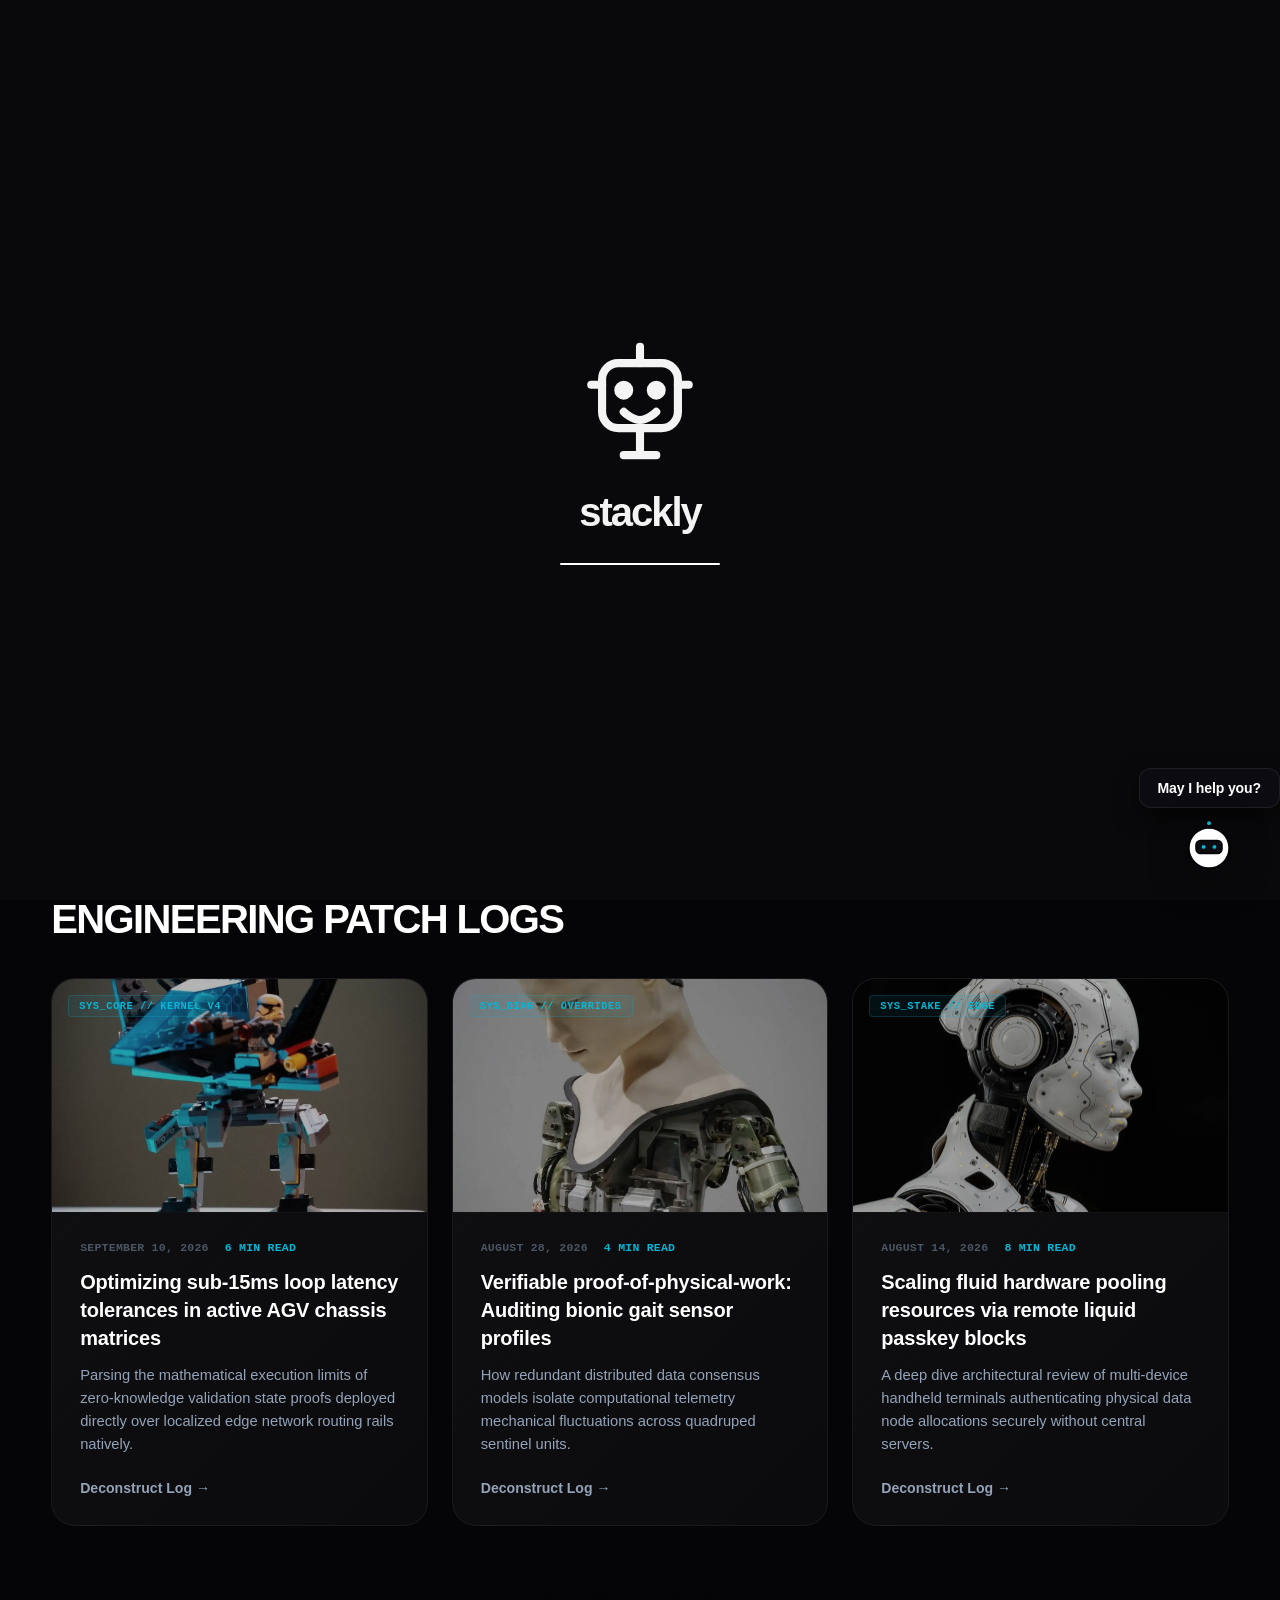
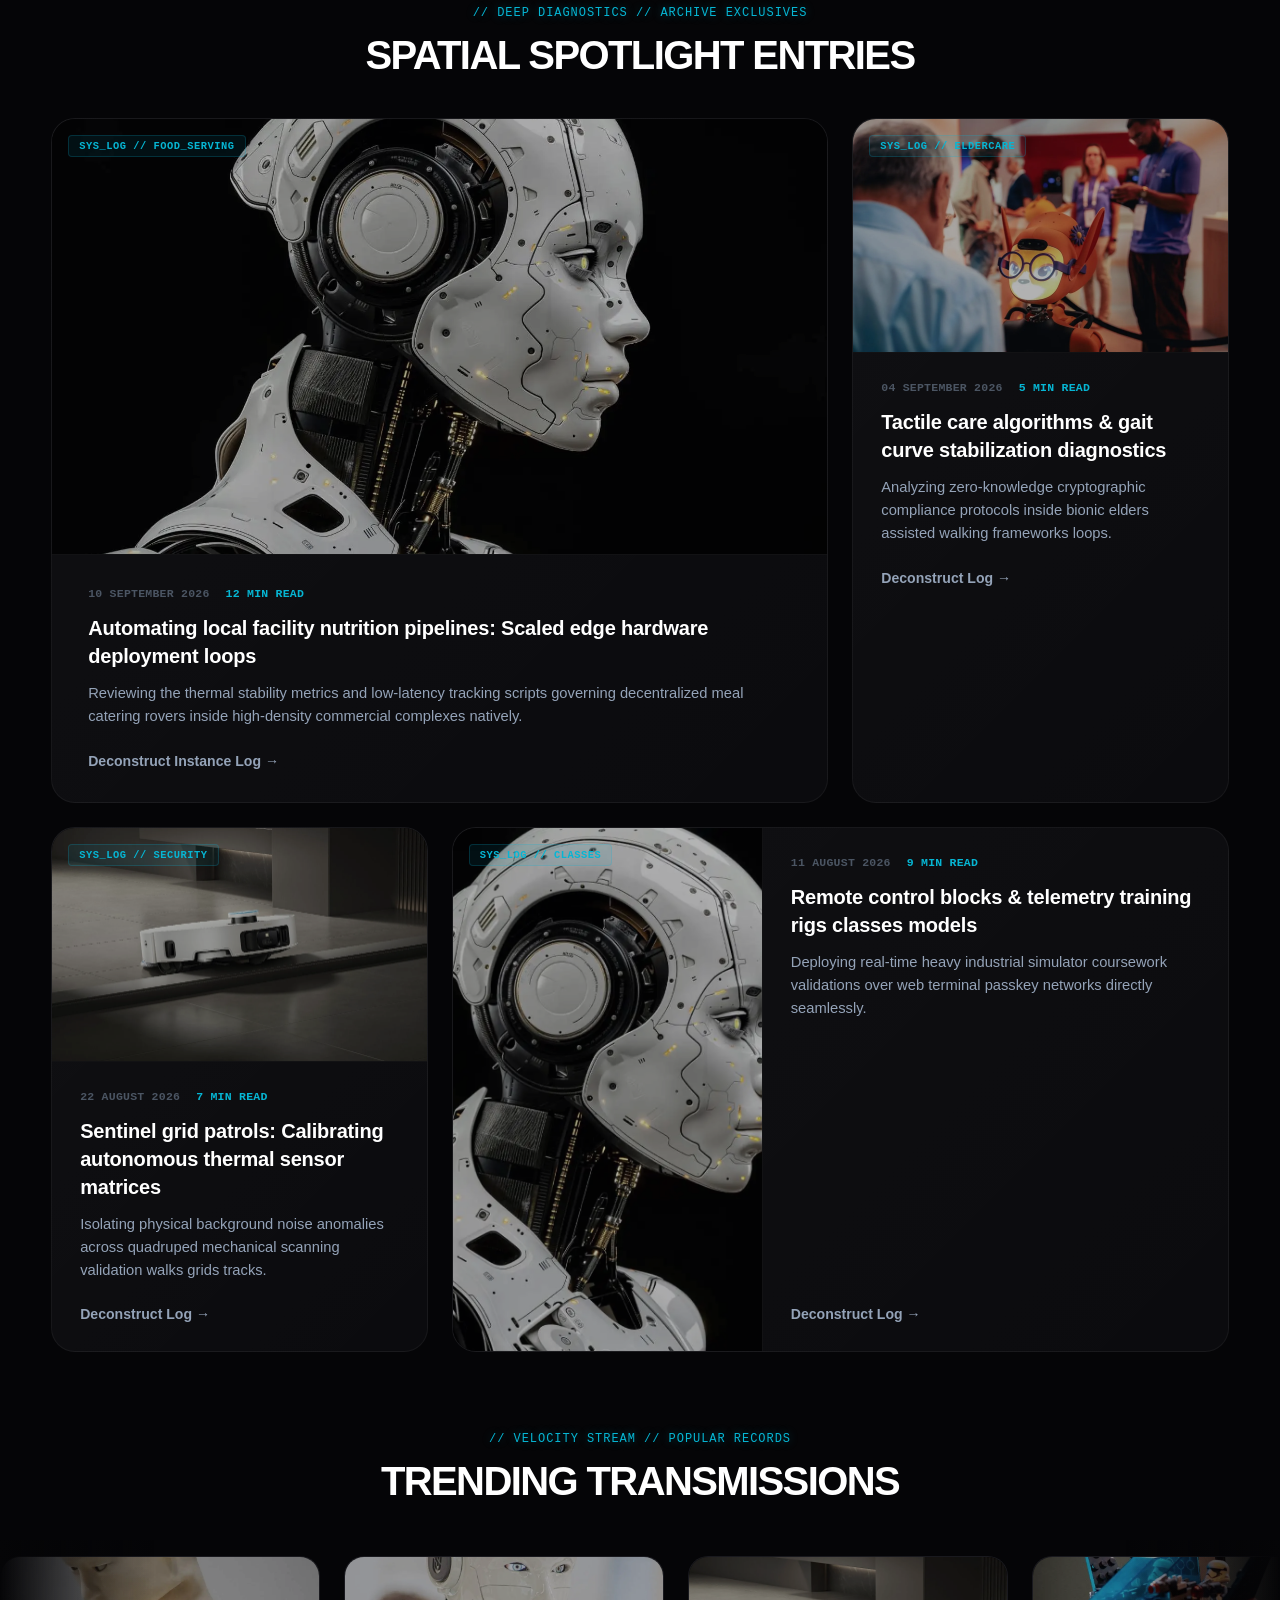
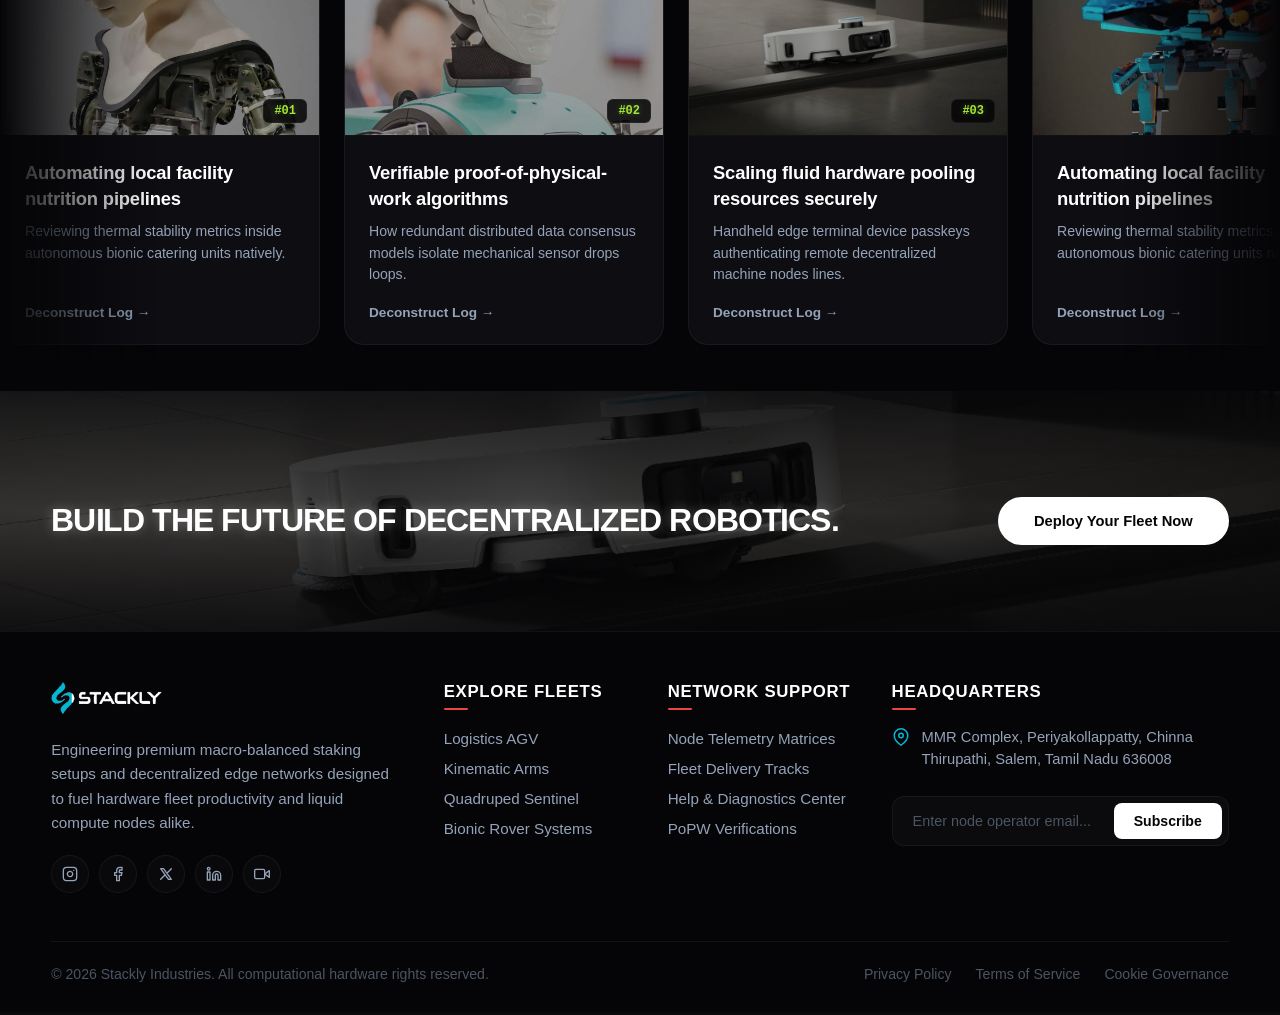
<file: blogs.html>
<!DOCTYPE html>
<html lang="en">
<head>
    <meta charset="UTF-8">
    <meta name="viewport" content="width=device-width, initial-scale=1.0">
    <title>Stackly — Initializing...</title>
    <link rel="stylesheet" href="style.css">
</head>
<body>

    <!-- Premium Dark Robotics Preloader Overlay Component -->
    <div id="preloader">
        <div class="loader-content">
            
            <!-- Modern Humanoid Inline Vector Node -->
            <svg class="robot-vector" viewBox="0 0 24 24" xmlns="http://w3.org">
                <path d="M12 2V5M5 9H3M21 9H19M12 17V22M9 22H15" />
                <rect x="5" y="5" width="14" height="12" rx="3" />
                <circle cx="9" cy="10" r="1" fill="currentColor" />
                <circle cx="15" cy="10" r="1" fill="currentColor" />
                <path d="M9 14C9 14 10.5 15.5 12 15.5C13.5 15.5 15 14 15 14" />
            </svg>
            
            <!-- Brand Platform Signature Identification -->
            <h1 class="brand-load-text">STACKLY</h1>
            
            <!-- Precision Loading Timeline Metrics Track -->
            <div class="progress-track">
                <div class="progress-bar"></div>
            </div>
            
        </div>
    </div>



 <script>
    /**
 * Stackly Isolated Pipeline Handler
 * Encapsulates preloader termination behavior
 */
document.addEventListener('DOMContentLoaded', () => {
    const preloader = document.getElementById('preloader');
    
    // Strict 2-second timeout window constraint execution frame
    setTimeout(() => {
        // Execute smooth exit fade workflow transition parameters
        preloader.style.opacity = '0';
        preloader.style.visibility = 'hidden';
        
        // Console statement verify preloader complete loop hooks
        console.log("[STACKLY INTERFACE]: Preloader cycle successfully completed. System fully mounted.");
    }, 2000);
});

 </script>

 <!-- Persistent Global Navigation Header Matrix -->
<header class="global-navbar">
    <div class="nav-container">
        
        <!-- Left Corner Brand Asset Component (Triggers App Reload) -->
        <a href="#" class="brand-logo-link" id="logoLink" title="Refresh Application">
            <img src="./assests/robotics.webp" alt="Stackly Platform Logo" class="brand-img">
        </a>

        <!-- Center Navigation Alignment Menu Grid Wrapper -->
        <nav class="nav-menu-wrapper" id="navMenu">
            <ul class="nav-list">
                <li><a href="index.html" class="menu-link ">Home</a></li>
<li><a href="about.html" class="menu-link">About Us</a></li>
<li><a href="systems.html" class="menu-link ">System Model</a></li>
<li><a href="blogs.html" class="menu-link active">Blogs</a></li>
<li><a href="contact.html" class="menu-link">Contact Us</a></li>
               
            </ul>
        </nav>

        <!-- Right Corner Authentication Interface Trigger -->
        <div class="nav-auth-block">
            <a href="login.html" class="cta-auth-btn">Connect Wallet</a>
            
            <!-- Micro-Interactions Fluid Mobile Hamburger Button Node -->
            <button class="hamburger-toggle" id="hamburgerBtn" aria-label="Toggle Navigation Workspace" aria-expanded="false">
                <span class="bar"></span>
                <span class="bar"></span>
                <span class="bar"></span>
            </button>
        </div>

    </div>
</header>

<script>
    /**
 * Stackly Global Application Header Pipeline
 */
document.addEventListener('DOMContentLoaded', () => {
    
    // Core Elements Declarations Setup
    const logoLink = document.getElementById('logoLink');
    const hamburgerBtn = document.getElementById('hamburgerBtn');
    const navMenu = document.getElementById('navMenu');
    const bodyElement = document.body;
    const menuLinks = document.querySelectorAll('.menu-link');

    // 1. Force Page Hard Refresh on Logo Press Action
    if (logoLink) {
        logoLink.addEventListener('click', (event) => {
            event.preventDefault();
            window.location.reload(true);
        });
    }

    // 2. Responsive Mobile Sheet Interactivity Router Setup
    function toggleMobileMenu() {
        const isExpanded = hamburgerBtn.getAttribute('aria-expanded') === 'true';
        
        // Toggle Local Tracking CSS classes
        hamburgerBtn.classList.toggle('active');
        navMenu.classList.toggle('active');
        
        // Strict Background Scrolling Interdiction Protocol Implementation
        bodyElement.classList.toggle('mobile-menu-active');
        
        // Sync State Accessibility Properties
        hamburgerBtn.setAttribute('aria-expanded', !isExpanded);
    }

    if (hamburgerBtn && navMenu) {
        hamburgerBtn.addEventListener('click', toggleMobileMenu);
    }

    // 3. Drop down backdrop context immediately if anchor link selection updates
    menuLinks.forEach(link => {
        link.addEventListener('click', () => {
            if (navMenu && navMenu.classList.contains('active')) {
                toggleMobileMenu();
            }
        });
    });

});

</script>

<!-- Fixed Left Column Structural Social Dock Matrix -->
<aside class="spatial-social-dock">
    <div class="dock-nodes-wrapper">
        
        <!-- Icon 1: Facebook -->
        <a href="404.html" class="dock-icon-orb" aria-label="Facebook Channel Link" title="Facebook">
            <svg class="svg-dock-icon" viewBox="0 0 24 24" fill="none" stroke="currentColor" stroke-width="2" stroke-linecap="round" stroke-linejoin="round">
                <path d="M18 2h-3a5 5 0 0 0-5 5v3H7v4h3v8h4v-8h3l1-4h-4V7a1 1 0 0 1 1-1h3z"></path>
            </svg>
        </a>

        <!-- Icon 2: Instagram -->
        <a href="404.html" class="dock-icon-orb" aria-label="Instagram Stream Link" title="Instagram">
            <svg class="svg-dock-icon" viewBox="0 0 24 24" fill="none" stroke="currentColor" stroke-width="2" stroke-linecap="round" stroke-linejoin="round">
                <rect x="2" y="2" width="20" height="20" rx="5" ry="5"></rect>
                <path d="M16 11.37A4 4 0 1 1 12.63 8 4 4 0 0 1 16 11.37z"></path>
                <line x1="17.5" y1="6.5" x2="17.51" y2="6.5"></line>
            </svg>
        </a>

        <!-- Icon 3: X / Twitter -->
        <a href="404.html" class="dock-icon-orb" aria-label="X Network Feed Link" title="X (Twitter)">
            <svg class="svg-dock-icon" viewBox="0 0 24 24" fill="none" stroke="currentColor" stroke-width="2" stroke-linecap="round" stroke-linejoin="round">
                <path d="M4 4l11.733 16h4.267l-11.733 -16z M4 20l6.768 -6.768 M20 4l-6.768 6.768"></path>
            </svg>
        </a>

        <!-- Icon 4: LinkedIn -->
        <a href="404.html" class="dock-icon-orb" aria-label="LinkedIn Corporate Hub Link" title="LinkedIn">
            <svg class="svg-dock-icon" viewBox="0 0 24 24" fill="none" stroke="currentColor" stroke-width="2" stroke-linecap="round" stroke-linejoin="round">
                <path d="M16 8a6 6 0 0 1 6 6v7h-4v-7a2 2 0 0 0-2-2 2 2 0 0 0-2 2v7h-4v-7a6 6 0 0 1 6-6zM2 9h4v12H2z"></path>
                <circle cx="4" cy="4" r="2"></circle>
            </svg>
        </a>

        <!-- Continuous Vertical Calibration Track Line -->
        <div class="dock-axis-line"></div>

    </div>
</aside>

<style>
    /* ==========================================================================
   FIXED LEFT-PINNED SECURE SOCIAL DOCK SYSTEM (Morph Spatial UI Specs)
   ========================================================================== */
:root {
    --bg-universe-dark: #050507;
    --surface-solid-orb: #ffffff;
    --text-icon-dark: #1e293b;
    --neon-cyan: #06b6d4;
    --border-muted: rgba(255, 255, 255, 0.05);
}

.spatial-social-dock {
    /* FIXED FIXED CORNER OVERRIDE PIN: Extracts element node stack entirely out of content flow context layers */
    position: fixed;
    bottom: 0;
    left: 24px; /* Locked margin placement gutter spacing safely clear of hero typography boxes bounds */
    z-index: 999; /* Forces layer tracking strictly over all background elements layout grids */
    pointer-events: none; 
}

.dock-nodes-wrapper {
    display: flex;
    flex-direction: column;
    align-items: center;
    gap: 14px; /* Symmetrical spatial intervals between independent white circles */
    pointer-events: auto; /* Restores active mouse clicks capture exclusively over buttons circles */
}

/* White Pinned Circular Containers */
.dock-icon-orb {
    width: 42px;
    height: 42px;
    background-color: var(--surface-solid-orb);
    border-radius: 50%;
    display: flex;
    justify-content: center;
    align-items: center;
    color: var(--text-icon-dark);
    text-decoration: none;
    box-shadow: 0 10px 25px rgba(0, 0, 0, 0.6);
    transition: background-color 0.3s, color 0.3s, transform 0.4s cubic-bezier(0.16, 1, 0.3, 1), box-shadow 0.3s;
}

.svg-dock-icon {
    width: 16px;
    height: 16px;
    display: block;
}

/* CYBER GLOW TRANSFORMS ON HOVER SHIFTS */
.dock-icon-orb:hover {
    background-color: var(--bg-universe-dark);
    color: #ffffff;
    border: 1px solid var(--neon-cyan);
    box-shadow: 0 0 20px rgba(6, 182, 212, 0.6);
    transform: translateY(-4px) scale(1.05); /* Moves upward programmatically on focus checks */
}

/* Pinned Vertical Track Axis Line */
.dock-axis-line {
    width: 1px;
    height: 80px; /* Locked downward line extension length bounds */
    background: linear-gradient(to bottom, rgba(255, 255, 255, 0.25) 0%, rgba(255, 255, 255, 0.01) 100%);
    margin-top: 6px;
}

/* ==========================================================================
   DYNAMIC MULTI-BREAKPOINT RESPONSIVE ADAPTABILITY OVERRIDES
   ========================================================================== */
@media (max-width: 1024px) {
    /* Safe re-alignment: Converts fixed left row layout stack into floating horizontal bar on compact screens */
    .spatial-social-dock {
        position: fixed;
        bottom: 20px;
        left: 50%;
        transform: translateX(-50%);
        width: auto;
    }

    .dock-nodes-wrapper {
        flex-direction: row; /* Horizontal shift sequence */
        background: rgba(13, 13, 18, 0.85);
        padding: 8px 16px;
        border-radius: 100px;
        border: 1px solid var(--border-muted);
        backdrop-filter: blur(16px);
        -webkit-backdrop-filter: blur(16px);
        gap: 12px;
        box-shadow: 0 20px 40px rgba(0, 0, 0, 0.7);
    }

    .dock-icon-orb {
        width: 36px;
        height: 36px;
        box-shadow: none;
    }
    
    .dock-icon-orb:hover {
        transform: translateY(-2px) scale(1.02);
    }

    .dock-axis-line {
        display: none; /* Destroys downward track line on mobile views stacks cleanly */
    }
}

</style>

<!-- Pinned Bottom Right Corner Robotic Assistant Node Widget Frame -->
<div class="robotic-assistance-widget" id="assistanceNode" title="Get Network Support">
    <div class="assistant-content-mesh">
        
        <!-- Automated Telemetry Text Notification Prompt Banner Bubble -->
        <div class="assistant-speech-bubble" id="speechPromptBubble">
            <span class="bubble-text">May I help you?</span>
        </div>

        <!-- High-Fidelity White-Chassis Black-Outline Humanoid Assistant Orb Anchor -->
        <div class="assistant-trigger-orb">
            <!-- Interconnected Robotics Mechanical Head Vector Asset Grid -->
            <svg class="assistant-vector-icon" viewBox="0 0 100 100" xmlns="http://w3.org">
                <!-- Main Helmet Armor Shell Face (White Chassis Plate, Crisp Solid Black Outlines) -->
                <circle cx="50" cy="50" r="38" fill="#ffffff" stroke="#050507" stroke-width="4.5" />
                
                <!-- Recessed Deep Tech Visor Display Grid Module -->
                <rect x="26" y="36" width="48" height="24" rx="8" fill="#0d0d11" stroke="#050507" stroke-width="3" />
                
                <!-- Active Luminous Cyan Node Sensors Arrays Optics (Domain Branding Accents) -->
                <circle cx="40" cy="48" r="3.5" fill="#06b6d4" class="telemetry-optic-glow" />
                <circle cx="60" cy="48" r="3.5" fill="#06b6d4" class="telemetry-optic-glow" />
                
                <!-- Upper Antenna Uplink Signal Joint Node Frame -->
                <line x1="50" y1="12" x2="50" y2="4" stroke="#050507" stroke-width="4" stroke-linecap="round" />
                <circle cx="50" cy="4" r="3.5" fill="#06b6d4" />
            </svg>
        </div>

    </div>
</div>
<style>
    /* ==========================================================================
   PINNED BOT-RIGHT CORNER ROBOT ASSISTANT (Fixed Right-Edge Alignment)
   ========================================================================== */
:root {
    --bg-universe-pitch: #050507;
    --surface-white-chassis: #ffffff;
    --neon-cyan-glow: #06b6d4;
    --font-display-stack: -apple-system, BlinkMacSystemFont, "SF Pro Display", "Segoe UI", Roboto, sans-serif;
}

.robotic-assistance-widget {
    /* FIXED FIXED CORNER OVERRIDE PIN SETUP: Fixed positioning outside standard flow context layers */
    position: fixed;
    bottom: 24px;
    right: 0px; /* FIXED: Locked safety margin spacer to prevent window clipping cuts */
    z-index: 9999; /* Forces layer hierarchy directly over footer modules matrices */
    cursor: pointer;
    font-family: var(--font-display-stack);
    user-select: none;
    -webkit-user-select: none;
}

.assistant-content-mesh {
    position: relative;
    display: flex;
    flex-direction: column;
    align-items: center; /* FIXED: Centers bubble block perfectly above the robot cylinder */
    gap: 12px;
}

/* ==========================================================================
   AUTOMATED TELEMETRY SPEECH BUBBLE OVERLAYS 
   ========================================================================== */
.assistant-speech-bubble {
    background-color: rgba(13, 13, 18, 0.9);
    border: 1px solid rgba(255, 255, 255, 0.08);
    backdrop-filter: blur(12px);
    -webkit-backdrop-filter: blur(12px);
    padding: 10px 18px;
    border-radius: 12px;
    box-shadow: 0 10px 25px rgba(0, 0, 0, 0.5);
    
    /* Programmatic Opacity Flash states metrics default starting flags rules */
    opacity: 0;
    visibility: hidden;
    transform: translateY(6px) scale(0.98);
    transition: opacity 0.4s cubic-bezier(0.16, 1, 0.3, 1), 
                visibility 0.4s, 
                transform 0.4s cubic-bezier(0.16, 1, 0.3, 1);
    white-space: nowrap; /* Prevents text layout fractures on narrow containers width changes */
}

/* Flash active visibility indicator class applied via programmatic 2s intervals clocks */
.assistant-speech-bubble.bubble-active {
    opacity: 1;
    visibility: visible;
    transform: translateY(0) scale(1);
}

.bubble-text {
    color: var(--surface-white-chassis);
    font-size: 0.88rem;
    font-weight: 600;
    letter-spacing: -0.01em;
}

/* ==========================================================================
   WHITE-CHASSIS BLACK-OUTLINE HIGH-GLOW ICON HARNESS 
   ========================================================================== */
.assistant-trigger-orb {
    width: 54px;
    height: 56px;
    display: flex;
    justify-content: center;
    align-items: center;
    transition: transform 0.4s cubic-bezier(0.16, 1, 0.3, 1);
    /* Soft spatial vertical float loop oscillation timeline */
    animation: assistantFloatOscillation 5s ease-in-out infinite;
}

.assistant-vector-icon {
    width: 100%;
    height: auto;
    display: block;
    filter: drop-shadow(0 10px 20px rgba(0, 0, 0, 0.4));
}

/* Continuously pulsing domain blue indicator optics layout metrics */
.telemetry-optic-glow {
    animation: cyanOpticsPulse 2.5s ease-in-out infinite;
    transform-origin: center;
}

/* High-tech automated animation frames tracks definitions */
@keyframes assistantFloatOscillation {
    0%, 100% { transform: translateY(0px); }
    50% { transform: translateY(-6px); }
}

@keyframes cyanOpticsPulse {
    0%, 100% { opacity: 0.6; filter: drop-shadow(0 0 1px var(--neon-cyan-glow)); }
    50% { opacity: 1; filter: drop-shadow(0 0 6px var(--neon-cyan-glow)); }
}

/* HIGH-INTENSITY SECURE CYBER TERMINAL HOVER ACTIONS HOOKS */
.robotic-assistance-widget:hover .assistant-trigger-orb {
    transform: scale(1.06) rotate(6deg); 
}

.robotic-assistance-widget:hover .assistant-speech-bubble {
    opacity: 1;
    visibility: visible;
    transform: translateY(0) scale(1);
    border-color: var(--neon-cyan-glow);
}

/* ==========================================================================
   DYNAMIC MULTI-BREAKPOINT RESPONSIVE SAFE CLOSING ADJUSTMENTS
   ========================================================================== */
@media (max-width: 768px) {
    .robotic-assistance-widget {
        bottom: 20px;
        right: 20px;
    }
    .assistant-trigger-orb {
        width: 48px;
        height: 48px;
    }
    .bubble-text {
        font-size: 0.82rem;
    }
}

</style>

<script>
    /**
 * Stackly Robotic Assistant 2-Second Pulse & Destination Router Engine Pipeline
 */
document.addEventListener('DOMContentLoaded', () => {

    const assistanceWidgetNode = document.getElementById('assistanceNode');
    const speechPromptBubble = document.getElementById('speechPromptBubble');

    if (assistanceWidgetNode && speechPromptBubble) {
        
        // 1.secure navigation link trigger setup dispatch rules
        assistanceWidgetNode.addEventListener('click', (event) => {
            event.preventDefault();
            // Dispatches application data routing straight onto target 404 canvas page layout
            window.location.href = "404.html";
        });


        // 2. REPEATING 2-SECOND TEXT NOTIFICATION FLASH LOOP IMPLEMENTATION
        let isPromptVisible = false;

        function cycleSpeechBubblePromptVisibility() {
            isPromptVisible = !isPromptVisible;
            
            if (isPromptVisible) {
                speechPromptBubble.classList.add('bubble-active');
                
                // Keep the text banner active on layout paint tracks for 2.5s before unrolling cleanly
                setTimeout(() => {
                    speechPromptBubble.classList.remove('bubble-active');
                    isPromptVisible = false;
                }, 2500);
            }
        }

        // Initialize high precision clock timer interval set to trigger ticks exactly every 2 seconds once
        setInterval(cycleSpeechBubblePromptVisibility, 2000);
        
        // Execute instant prompt render pass on initial page load tick to confirm paint trace threads
        setTimeout(cycleSpeechBubblePromptVisibility, 800);
    }

});

</script>

<!-- Premium Blog Page Spatial Hero Arena -->
<section class="blog-hero-section">
    
    <!-- FULL-BLEED BACKGROUND LAYER: Mount your custom graphic link inside url('') below -->
    <div class="blog-hero-bg-underlay" style="background-image: url('');"></div>
    <div class="blog-hero-dimmer-shield"></div>
    <div class="blog-spatial-matrix-grid"></div>

    <div class="blog-hero-container">
        
        <!-- Left Column Workspace: Narrative Elements Gliding Up from the Bottom -->
        <div class="blog-narrative-panel scroll-glide-up">
            <span class="blog-mini-hud-tag">// NETWORK TRANSMISSIONS // JOURNAL</span>
            <h1 class="blog-main-title">THE STACKLY INTELLIGENCE HUB</h1>
            
            <p class="blog-editorial-subtext">
                Access deep technical logs, hardware engineering breakthroughs, and real-time decentralized orchestration matrices. Monitor patch notes for bionic fleet kernels and PoPW consensus tracking models.
            </p>

            <!-- Floating Micro-Action Operational Button Hub -->
            <div class="blog-floating-actions">
                <a href="404.html" class="blog-float-btn solid-white">Latest Articles</a>
                <a href="404.html" class="blog-float-btn ghost-translucent">Subscribe to Feed</a>
            </div>
        </div>

        <!-- Right Column Workspace: High-Creative Moving Holographic Satellite Core Vector -->
        <div class="blog-visual-panel">
            <div class="cinematic-satellite-window">
                <div class="satellite-feed-label">FEED // TRANSMISSION_CORE_LINK</div>
                
                <!-- Highly Creative Layered Satellite Core Network Vector -->
                <svg class="moving-satellite-hardware-vector" viewBox="0 0 200 200" xmlns="http://w3.org">
                    <defs>
                        <linearGradient id="cyberMetalChassis" x1="0%" y1="0%" x2="100%" y2="100%">
                            <stop offset="0%" stop-color="#52525b"/>
                            <stop offset="50%" stop-color="#18181b"/>
                            <stop offset="100%" stop-color="#050507"/>
                        </linearGradient>
                        <radialGradient id="quantumOpticCore" cx="50%" cy="50%" r="50%">
                            <stop offset="0%" stop-color="#ffffff"/>
                            <stop offset="65%" stop-color="#06b6d4"/>
                            <stop offset="100%" stop-color="#000000"/>
                        </radialGradient>
                    </defs>

                    <!-- Calibration Isometric Tracking Grid Circles -->
                    <circle cx="100" cy="100" r="86" fill="none" stroke="#1c1c1f" stroke-width="0.75" stroke-dasharray="4 6"/>
                    <circle cx="100" cy="100" r="60" fill="none" stroke="#141416" stroke-width="0.5" stroke-dasharray="2 2"/>

                    <!-- MOVING HARDWARE SATELLITE STRUCTURE ASSEMBLY -->
                    <g class="satellite-kinetic-rig">
                        
                        <!-- Left Lateral Solar Array Panel Wing -->
                        <path d="M20 90 L55 75 V125 L20 110 Z" fill="url(#cyberMetalChassis)" stroke="#27272a" stroke-width="1.5" class="wing-micro-pivot"/>
                        <line x1="20" y1="100" x2="55" y2="100" stroke="#06b6d4" stroke-width="1" stroke-dasharray="2 2"/>

                        <!-- Right Lateral Solar Array Panel Wing -->
                        <path d="M180 90 L145 75 V125 L180 110 Z" fill="url(#cyberMetalChassis)" stroke="#27272a" stroke-width="1.5" class="wing-micro-pivot"/>
                        <line x1="145" y1="100" x2="180" y2="100" stroke="#06b6d4" stroke-width="1" stroke-dasharray="2 2"/>

                        <!-- Pinned Central Uplink Transceiver Axis Rail -->
                        <line x1="55" y1="100" x2="145" y2="100" stroke="#27272a" stroke-width="3" stroke-linecap="round"/>

                        <!-- Heavy Armored Main Torso Signal Scanner Core -->
                        <rect x="80" y="70" width="40" height="60" rx="8" fill="url(#cyberMetalChassis)" stroke="#3f3f46" stroke-width="2" class="core-vibration-loop"/>
                        
                        <!-- Localized LED Activity Status Lights -->
                        <circle cx="90" cy="82" r="1.5" fill="#a3e635"/>
                        <circle cx="110" cy="82" r="1.5" fill="#3f3f46" class="status-blinker-led"/>

                        <!-- Central High-Glow Optical Lens Array (Branding Accent Core) -->
                        <circle cx="100" cy="100" r="12" fill="url(#quantumOpticCore)" class="lens-glow-pulse-optic"/>
                        <circle cx="100" cy="100" r="4" fill="#050507" opacity="0.8"/>
                        
                    </g>
                </svg>

                <div class="crt-scanline-matrix"></div>
            </div>
        </div>

    </div>
</section>

<style>
    /* ==========================================================================
   BLOG PAGE HERO MODULE (Locked Typography Themes & Strict Layout Outlines)
   ========================================================================== */
:root {
    --bg-universe: #050507;
    --surface-card-solid: #0b0b0e;
    --text-pure-white: #ffffff;
    --text-muted-gray: #8b8b93;
    --border-premium: #1c1c1f;
    --neon-cyan: #06b6d4;
    --font-display-stack: -apple-system, BlinkMacSystemFont, "SF Pro Display", "Segoe UI", Roboto, sans-serif;
    --header-height: 80px;
}

.blog-hero-section {
    position: relative;
    width: 100%;
    min-height: calc(100vh - var(--header-height));
    background-color: var(--bg-universe);
    font-family: var(--font-display-stack);
    display: flex;
    align-items: center;
    padding: 100px 90px 20px 120px; /* Adheres strictly to predefined spatial geometry tokens */
    overflow: hidden;
}

/* Full-bleed background custom blending controls */
.blog-hero-bg-underlay {
    position: absolute;
    inset: 0;
    background-size: cover;
    background-position: center;
    background-repeat: no-repeat;
    opacity: 0.16;
    z-index: 1;
    pointer-events: none;
}

.blog-hero-dimmer-shield {
    position: absolute;
    inset: 0;
    background: linear-gradient(180deg, rgba(5,5,7,0.95) 0%, rgba(5,5,7,0.6) 50%, rgba(5,5,7,0.95) 100%);
    z-index: 2;
    pointer-events: none;
}

.blog-spatial-matrix-grid {
    position: absolute;
    inset: 0;
    background-image: linear-gradient(to right, #101014 1px, transparent 1px), linear-gradient(to bottom, #101014 1px, transparent 1px);
    background-size: 56px 56px;
    mask-image: radial-gradient(circle at 50% 50%, black, transparent 85%);
    -webkit-mask-image: radial-gradient(circle at 50% 50%, black, transparent 85%);
    z-index: 3;
    pointer-events: none;
}

.blog-hero-container {
    width: 100%;
    max-width: 1440px;
    margin: 0 auto;
    display: grid;
    grid-template-columns: 1.15fr 0.85fr; /* Left-leaning columns balance */
    align-items: center;
    gap: 60px;
    z-index: 10;
}

/* ==========================================================================
   LEFT WING: BOTTOM-UP REVEAL WORKSPACE & ELEGANT PARA HOVER GLOWS
   ========================================================================== */
.blog-narrative-panel {
    display: flex;
    flex-direction: column;
    text-align: left;
}

.blog-mini-hud-tag {
    font-size: 0.75rem;
    font-family: monospace;
    letter-spacing: 0.08em;
    color: var(--neon-cyan);
    margin-bottom: 20px;
    text-shadow: 0 0 10px rgba(6, 182, 212, 0.4);
}

.blog-main-title {
    font-size: clamp(2rem, 4vw, 3rem); /* Strict layout proportional title sizes scaling */
    font-weight: 800;
    line-height: 1.1;
    letter-spacing: -0.04em;
    text-transform: uppercase;
    color: var(--text-pure-white);
    margin-bottom: 24px;
}

/* High-Intensity Paragraph Hover Glow Interactivity */
.blog-editorial-subtext {
    font-size: 1.05rem;
    color: var(--text-muted-gray);
    line-height: 1.65;
    margin-bottom: 40px;
    max-width: 560px;
    padding-left: 14px;
    border-left: 1px solid var(--border-premium);
    transition: color 0.3s ease, border-color 0.3s ease, background-color 0.3s ease, transform 0.3s ease;
}
.blog-editorial-subtext:hover {
    color: var(--text-pure-white);
    border-left-color: var(--neon-cyan);
    background: linear-gradient(90deg, rgba(6, 182, 212, 0.02) 0%, transparent 100%);
    transform: translateX(4px);
}

/* Organic Floating CTA Button Framework */
.blog-floating-actions {
    display: flex;
    gap: 16px;
    align-items: center;
}

.blog-float-btn {
    padding: 16px 36px;
    border-radius: 12px;
    font-size: 0.92rem;
    font-weight: 600;
    text-decoration: none;
    transition: background-color 0.3s, color 0.3s, border-color 0.3s, transform 0.5s cubic-bezier(0.16, 1, 0.3, 1), box-shadow 0.3s;
    animation: blogCtaFloatOscillation 5.5s ease-in-out infinite;
}

.blog-float-btn.solid-white {
    background-color: var(--text-pure-white);
    color: var(--bg-universe);
    animation-delay: 0.2s;
}
.blog-float-btn.solid-white:hover {
    transform: translateY(-5px) scale(1.02);
    box-shadow: 0 15px 30px rgba(255, 255, 255, 0.1);
}

.blog-float-btn.ghost-translucent {
    background-color: transparent;
    color: var(--text-pure-white);
    border: 1px solid var(--border-premium);
    animation-delay: 0.8s;
}
.blog-float-btn.ghost-translucent:hover {
    background-color: rgba(255, 255, 255, 0.02);
    border-color: var(--text-pure-white);
    transform: translateY(-5px) scale(1.02);
}

@keyframes blogCtaFloatOscillation {
    0%, 100% { transform: translateY(0px); }
    50% { transform: translateY(-6px); }
}

/* ==========================================================================
   RIGHT SIDEWORK: KINETIC HARDWARE MOVING SATELLITE CORE VECTOR
   ========================================================================== */
.system-visual-panel { display: flex; justify-content: center; align-items: center; }

.cinematic-satellite-window {
    position: relative;
    width: 100%;
    max-width: 380px;
    aspect-ratio: 1 / 1;
    background-color: var(--surface-card-solid);
    border: 1px solid var(--border-premium);
    border-radius: 24px;
    display: flex;
    justify-content: center;
    align-items: center;
    overflow: hidden;
    box-shadow: 0 30px 60px rgba(0,0,0,0.5);
    animation: windowFloatOsc 6s ease-in-out infinite;
    animation-delay: 0.4s;
}

.moving-satellite-hardware-vector { width: 85%; height: auto; z-index: 10; transition: transform 0.5s cubic-bezier(0.16, 1, 0.3, 1); }

/* HARDWARE ACCELERATED ADVANCED SATELLITE ROTOR MOTION ANIMATIONS */
.satellite-kinetic-rig {
    transform-origin: 100px 100px;
    /* Loops an automated, multi-axis spatial moving animation pass */
    animation: satelliteSpatialMoving 8s ease-in-out infinite;
    will-change: transform;
}

.wing-micro-pivot {
    transform-origin: center;
    animation: solarPanelFlex 4s ease-in-out infinite alternate;
}

.lens-glow-pulse-optic { animation: signalCorePulse 2.5s ease-in-out infinite; }
.status-blinker-led { animation: ledActivityFlash 1s step-end infinite; }

@keyframes satelliteSpatialMoving {
    0%, 100% { transform: scale(1) rotate(0deg) translateY(0px); }
    33% { transform: scale(1.02) rotate(2.5deg) translateY(-3px); }
    66% { transform: scale(0.98) rotate(-2.5deg) translateY(2px); }
}

@keyframes solarPanelFlex {
    0% { transform: rotate3d(1, 1, 0, -8deg); }
    100% { transform: rotate3d(1, 1, 0, 8deg); }
}

@keyframes ledActivityFlash { 50% { fill: var(--neon-cyan); } }
@keyframes signalCorePulse {
    0%, 100% { opacity: 0.6; filter: drop-shadow(0 0 1px var(--neon-cyan)); }
    50% { opacity: 1; filter: drop-shadow(0 0 14px var(--neon-cyan)); fill: var(--neon-cyan); }
}

@keyframes windowFloatOsc {
    0%, 100% { transform: translateY(0px); }
    50% { transform: translateY(-10px); }
}

.cinematic-satellite-window:hover { border-color: var(--neon-cyan); box-shadow: 0 0 25px rgba(6, 182, 212, 0.15), 0 30px 60px rgba(0,0,0,0.6); }
.cinematic-satellite-window:hover .moving-satellite-hardware-vector { transform: scale(1.03); }

.satellite-feed-label { position: absolute; top: 20px; left: 20px; font-family: monospace; font-size: 0.65rem; color: var(--text-muted-gray); }
.crt-scanline-matrix { position: absolute; inset: 0; background: linear-gradient(rgba(18, 16, 16, 0) 50%, rgba(0, 0, 0, 0.12) 50%); background-size: 100% 4px; pointer-events: none; z-index: 15; }

/* ==========================================================================
   PROGRAMMATIC BOTTOM-UP GLIDE INTERSECTION REVEAL ENTRY STATE
   ========================================================================== */
.scroll-glide-up {
    opacity: 0;
    transform: translateY(50px); /* Strict bottom-up trajectory initialization marker */
    transition: opacity 1s cubic-bezier(0.16, 1, 0.3, 1), transform 1s cubic-bezier(0.16, 1, 0.3, 1);
    will-change: opacity, transform;
}

.scroll-glide-up.revealed-active {
    opacity: 1;
    transform: translateY(0);
}

/* ==========================================================================
   DYNAMIC MULTI-BREAKPOINT RESPONSIVE SCHEMES MATRIX
   ========================================================================== */
@media (max-width: 1024px) {
    .about-hero-container {
        grid-template-columns: 1fr;
        gap: 50px;
        text-align: center;
    }
    .blog-narrative-panel { text-align: center; align-items: center; }
    .blog-editorial-subtext { padding-left: 0; border-left: none; border-bottom: 1px solid var(--border-premium); padding-bottom: 20px; margin-left: auto; margin-right: auto; }
    .cinematic-satellite-window { margin: 0 auto; }
}

@media (max-width: 480px) {
    .blog-hero-section { padding-top: 110px; }
    .blog-floating-actions { flex-direction: column; width: 100%; }
    .blog-float-btn { width: 100%; text-align: center; }
}

/* =========================================================
   BLOG HERO — RESPONSIVE ADD-ON
   Tablet + Mobile + Small Phone Optimization
   ========================================================= */


/* ---------- LARGE TABLET / 1024px ---------- */
@media (max-width: 1024px) {

    .blog-hero-section {
        min-height: auto;
        padding: 120px 50px 70px;
    }

    .blog-hero-container {
        width: 100%;
        grid-template-columns: 1fr;
        gap: 55px;
        text-align: center;
    }

    .blog-narrative-panel {
        width: 100%;
        text-align: center;
        align-items: center;
    }

    .blog-mini-hud-tag {
        margin-bottom: 18px;
    }

    .blog-main-title {
        width: 100%;
        font-size: clamp(2.1rem, 5vw, 3rem);
        line-height: 1.12;
        margin-bottom: 22px;
    }

    .blog-editorial-subtext {
        width: 100%;
        max-width: 700px;
        padding-left: 0;
        padding-bottom: 20px;
        border-left: none;
        border-bottom: 1px solid var(--border-premium);
        text-align: center;
        margin-left: auto;
        margin-right: auto;
        margin-bottom: 35px;
    }

    .blog-floating-actions {
        justify-content: center;
        flex-wrap: wrap;
    }

    .blog-visual-panel {
        width: 100%;
        display: flex;
        justify-content: center;
        align-items: center;
    }

    .cinematic-satellite-window {
        width: min(70vw, 380px);
        max-width: 380px;
        margin: 0 auto;
    }
}


/* ---------- TABLET / 768px ---------- */
@media (max-width: 768px) {

    .blog-hero-section {
        min-height: auto;
        padding: 115px 30px 60px;
    }

    .blog-hero-container {
        gap: 45px;
    }

    .blog-mini-hud-tag {
        font-size: 0.7rem;
        letter-spacing: 0.07em;
        line-height: 1.5;
    }

    .blog-main-title {
        font-size: clamp(1.9rem, 6vw, 2.6rem);
        line-height: 1.12;
        letter-spacing: -0.035em;
    }

    .blog-editorial-subtext {
        font-size: 0.96rem;
        line-height: 1.65;
        max-width: 620px;
    }

    .blog-floating-actions {
        gap: 12px;
    }

    .blog-float-btn {
        padding: 14px 26px;
        font-size: 0.86rem;
    }

    .cinematic-satellite-window {
        width: min(72vw, 350px);
        border-radius: 20px;
    }

    .moving-satellite-hardware-vector {
        width: 82%;
    }

    .satellite-feed-label {
        top: 16px;
        left: 16px;
        font-size: 0.6rem;
    }

    .crt-scanline-matrix {
        background-size: 100% 3px;
    }
}


/* ---------- MOBILE / 600px ---------- */
@media (max-width: 600px) {

    .blog-hero-section {
        min-height: auto;
        padding: 105px 20px 50px;
    }

    .blog-hero-container {
        gap: 38px;
    }

    .blog-mini-hud-tag {
        font-size: 0.64rem;
        margin-bottom: 16px;
        line-height: 1.55;
        text-align: center;
    }

    .blog-main-title {
        font-size: clamp(1.65rem, 8vw, 2.15rem);
        line-height: 1.18;
        letter-spacing: -0.035em;
        margin-bottom: 20px;
    }

    .blog-editorial-subtext {
        font-size: 0.9rem;
        line-height: 1.65;
        max-width: 100%;
        padding-bottom: 16px;
        margin-bottom: 30px;
    }

    .blog-floating-actions {
        width: 100%;
        flex-direction: column;
        gap: 12px;
        align-items: center;
    }

    .blog-float-btn {
        width: 100%;
        max-width: 340px;
        padding: 14px 20px;
        text-align: center;
    }

    .blog-visual-panel {
        width: 100%;
    }

    .cinematic-satellite-window {
        width: min(82vw, 330px);
        max-width: 330px;
        border-radius: 18px;
    }

    .moving-satellite-hardware-vector {
        width: 82%;
    }

    .satellite-feed-label {
        top: 14px;
        left: 14px;
        font-size: 0.55rem;
        letter-spacing: 0.03em;
    }

    .blog-spatial-matrix-grid {
        background-size: 45px 45px;
    }
}


/* ---------- SMALL MOBILE / 480px ---------- */
@media (max-width: 480px) {

    .blog-hero-section {
        padding: 100px 16px 45px;
    }

    .blog-hero-container {
        gap: 32px;
    }

    .blog-mini-hud-tag {
        font-size: 0.58rem;
        letter-spacing: 0.055em;
    }

    .blog-main-title {
        font-size: clamp(1.5rem, 8.5vw, 1.9rem);
        line-height: 1.18;
        letter-spacing: -0.03em;
    }

    .blog-editorial-subtext {
        font-size: 0.86rem;
        line-height: 1.6;
        padding-bottom: 15px;
    }

    .blog-float-btn {
        max-width: 100%;
        padding: 13px 18px;
        font-size: 0.84rem;
    }

    .cinematic-satellite-window {
        width: 88vw;
        max-width: 320px;
        border-radius: 16px;
    }

    .moving-satellite-hardware-vector {
        width: 84%;
    }

    .satellite-feed-label {
        top: 12px;
        left: 12px;
        font-size: 0.5rem;
    }

    .crt-scanline-matrix {
        background-size: 100% 3px;
    }
}


/* ---------- EXTRA SMALL PHONES / 360px ---------- */
@media (max-width: 360px) {

    .blog-hero-section {
        padding-left: 12px;
        padding-right: 12px;
        padding-top: 95px;
        padding-bottom: 40px;
    }

    .blog-hero-container {
        gap: 28px;
    }

    .blog-mini-hud-tag {
        font-size: 0.53rem;
    }

    .blog-main-title {
        font-size: 1.4rem;
        line-height: 1.2;
    }

    .blog-editorial-subtext {
        font-size: 0.81rem;
        line-height: 1.58;
    }

    .blog-float-btn {
        font-size: 0.8rem;
        padding: 12px 15px;
    }

    .cinematic-satellite-window {
        width: 92vw;
        max-width: 300px;
        border-radius: 15px;
    }

    .moving-satellite-hardware-vector {
        width: 85%;
    }

    .satellite-feed-label {
        font-size: 0.46rem;
        top: 10px;
        left: 10px;
    }

    .blog-spatial-matrix-grid {
        background-size: 38px 38px;
    }
}


/* =========================================================
   MOBILE TOUCH / HOVER SAFETY
   Prevents desktop hover effects from feeling awkward
   on touch devices.
   ========================================================= */

@media (hover: none) {

    .blog-editorial-subtext:hover {
        color: var(--text-muted-gray);
        border-left-color: transparent;
        background: none;
        transform: none;
    }

    .cinematic-satellite-window:hover {
        border-color: var(--border-premium);
        box-shadow: 0 30px 60px rgba(0,0,0,0.5);
    }

    .cinematic-satellite-window:hover .moving-satellite-hardware-vector {
        transform: none;
    }

    .blog-float-btn.solid-white:hover,
    .blog-float-btn.ghost-translucent:hover {
        transform: none;
        box-shadow: none;
    }
}


/* =========================================================
   REDUCE MOTION ACCESSIBILITY
   ========================================================= */

@media (prefers-reduced-motion: reduce) {

    .cinematic-satellite-window,
    .satellite-kinetic-rig,
    .wing-micro-pivot,
    .lens-glow-pulse-optic,
    .status-blinker-led,
    .blog-float-btn,
    .moving-satellite-hardware-vector {
        animation: none !important;
        transition: none !important;
    }

    .scroll-glide-up {
        opacity: 1 !important;
        transform: none !important;
        transition: none !important;
    }
}
</style>

<script>
    /**
 * Stackly Blogs Hero Bottom-Up Viewport Entrance Controller
 */
document.addEventListener('DOMContentLoaded', () => {

    const glideUpTargetsList = document.querySelectorAll('.scroll-glide-up');

    if (glideUpTargetsList.length > 0) {
        const structuralObserverOptions = {
            root: null, // Tracks basic viewport client bounding box default horizon thresholds
            threshold: 0.12, // Fires activation trigger passes when 12% clears the screen lines bounds
            rootMargin: "0px"
        };

        const globalEntranceObserver = new IntersectionObserver((entries, observer) => {
            entries.forEach(entry => {
                if (entry.isIntersecting) {
                    entry.target.classList.add('revealed-active');
                    observer.unobserve(entry.target); // Sever thread connection link immediately post initial layout paint pass
                }
            });
        }, structuralObserverOptions);

        glideUpTargetsList.forEach(node => {
            globalEntranceObserver.observe(node);
        });
    }

});

</script>

<!-- Spatial UI Progressive Blogs Feed Grid Arena -->
<section class="bionic-blogs-feed-section">
    <div class="blogs-feed-container">
        
        <!-- Section Title Header Hub Layer -->
        <div class="blogs-feed-header scroll-trigger-node">
            <span class="hud-mini-tag">// ARCHIVE DATA // TELEMETRY TRANSMISSIONS</span>
            <h2 class="blogs-main-title">ENGINEERING PATCH LOGS</h2>
        </div>

        <!-- 3-Column Responsive Micro-Glass Blog Posts Deck Matrix -->
        <div class="blogs-display-matrix">
            
            <!-- Blog Card 01 — Loads first sequentially -->
            <article class="blog-glass-card cascade-reveal-node" style="--stagger-index: 1;">
                <div class="card-glow-reflection"></div>
                <div class="blog-card-interior">
                    
                    <div class="blog-media-window">
                        <img src="./assests/flight robot.webp" alt="Bionic Fleet Kernel Core" class="blog-showcase-photo">
                        <div class="media-hud-overlay">
                            <span class="hud-status-pill">SYS_CORE // KERNEL_V4</span>
                        </div>
                    </div>

                    <div class="blog-meta-text-block">
                        <div class="blog-date-row">
                            <span class="date-stamp">SEPTEMBER 10, 2026</span>
                            <span class="read-time-tag">6 MIN READ</span>
                        </div>
                        <h3>Optimizing sub-15ms loop latency tolerances in active AGV chassis matrices</h3>
                        <p class="blog-excerpt">
                            Parsing the mathematical execution limits of zero-knowledge validation state proofs deployed directly over localized edge network routing rails natively.
                        </p>
                        <div class="blog-card-footer">
                            <a href="404.html" class="blog-read-anchor">Deconstruct Log →</a>
                        </div>
                    </div>

                </div>
            </article>

            <!-- Blog Card 02 — Loads second sequentially -->
            <article class="blog-glass-card cascade-reveal-node" style="--stagger-index: 2;">
                <div class="card-glow-reflection"></div>
                <div class="blog-card-interior">
                    
                    <div class="blog-media-window">
                        <img src="./assests/robot stimulation.webp" alt="Kinematic Overrides Grid" class="blog-showcase-photo">
                        <div class="media-hud-overlay">
                            <span class="hud-status-pill">SYS_DIAG // OVERRIDES</span>
                        </div>
                    </div>

                    <div class="blog-meta-text-block">
                        <div class="blog-date-row">
                            <span class="date-stamp">AUGUST 28, 2026</span>
                            <span class="read-time-tag">4 MIN READ</span>
                        </div>
                        <h3>Verifiable proof-of-physical-work: Auditing bionic gait sensor profiles</h3>
                        <p class="blog-excerpt">
                            How redundant distributed data consensus models isolate computational telemetry mechanical fluctuations across quadruped sentinel units.
                        </p>
                        <div class="blog-card-footer">
                            <a href="404.html" class="blog-read-anchor">Deconstruct Log →</a>
                        </div>
                    </div>

                </div>
            </article>

            <!-- Blog Card 03 — Loads third sequentially -->
            <article class="blog-glass-card cascade-reveal-node" style="--stagger-index: 3;">
                <div class="card-glow-reflection"></div>
                <div class="blog-card-interior">
                    
                    <div class="blog-media-window">
                        <img src="./assests/robot deployment.webp" alt="Liquid Hardware Staking Infrastructure" class="blog-showcase-photo">
                        <div class="media-hud-overlay">
                            <span class="hud-status-pill">SYS_STAKE // EDGE</span>
                        </div>
                    </div>

                    <div class="blog-meta-text-block">
                        <div class="blog-date-row">
                            <span class="date-stamp">AUGUST 14, 2026</span>
                            <span class="read-time-tag">8 MIN READ</span>
                        </div>
                        <h3>Scaling fluid hardware pooling resources via remote liquid passkey blocks</h3>
                        <p class="blog-excerpt">
                            A deep dive architectural review of multi-device handheld terminals authenticating physical data node allocations securely without central servers.
                        </p>
                        <div class="blog-card-footer">
                            <a href="404.html" class="blog-read-anchor">Deconstruct Log →</a>
                        </div>
                    </div>

                </div>
            </article>

        </div>
    </div>
</section>

<style>
    /* ==========================================================================
   PROGRESSIVE BLOGS FEED GRID (Strict Space Padding Parameter Constraints)
   ========================================================================== */
:root {
    --bg-universe: #050507;
    --surface-card-solid: #0d0d12;
    --text-pure-white: #ffffff;
    --text-muted-gray: #8b8b93;
    --border-premium: rgba(255, 255, 255, 0.05);
    --neon-cyan: #06b6d4;
    --font-display-stack: -apple-system, BlinkMacSystemFont, "SF Pro Display", "Segoe UI", Roboto, sans-serif;
}

.bionic-blogs-feed-section {
    width: 100%;
    /* Tight padding parameters constraint applied precisely as requested */
    padding-top: 50px;
    padding-bottom: 30px;
    background-color: var(--bg-universe);
    font-family: var(--font-display-stack);
    position: relative;
    overflow: hidden;
}

.blogs-feed-container {
    width: 100%;
    max-width: 1440px;
    margin: 0 auto;
    padding: 0 4%;
}

.blogs-feed-header {
    text-align: left;
    margin-bottom: 36px;
    display: flex;
    flex-direction: column;
}

.hud-mini-tag {
    font-size: 0.75rem;
    font-family: monospace;
    letter-spacing: 0.08em;
    color: var(--neon-cyan);
    margin-bottom: 12px;
    text-shadow: 0 0 10px rgba(6, 182, 212, 0.4);
}

.blogs-main-title {
    font-size: clamp(1.8rem, 3.5vw, 2.5rem);
    font-weight: 800;
    line-height: 1.15;
    letter-spacing: -0.04em;
    text-transform: uppercase;
    color: var(--text-pure-white);
}

/* ==========================================================================
   SQUARE ASYMMETRIC DECK INTERACTIVE HOVER MATRIX
   ========================================================================== */
.blogs-display-matrix {
    display: grid;
    grid-template-columns: repeat(3, 1fr); /* Direct 3-Column horizontal desktop row map */
    gap: 24px;
    align-items: stretch;
}

.blog-glass-card {
    position: relative;
    background: linear-gradient(135deg, rgba(255,255,255,0.03) 0%, rgba(255,255,255,0.01) 100%);
    border: 1px solid var(--border-premium);
    border-radius: 24px;
    overflow: hidden;
    background-color: #08080b;
    
    /* One-by-one sequential stagger unrolling reveal base marks states */
    opacity: 0;
    transform: translateY(40px);
    transition: opacity 0.8s cubic-bezier(0.16, 1, 0.3, 1), 
                transform 0.8s cubic-bezier(0.16, 1, 0.3, 1), 
                border-color 0.35s ease;
}

/* Local cursor track radial re-illumination glow layers mesh */
.card-glow-reflection {
    position: absolute;
    inset: 0;
    background: radial-gradient(400px circle at var(--mouse-x, 0px) var(--mouse-y, 0px), rgba(6, 182, 212, 0.05), transparent 50%);
    opacity: 0;
    transition: opacity 0.4s ease;
    z-index: 1;
    pointer-events: none;
}

.blog-card-interior {
    position: relative;
    z-index: 5;
    display: flex;
    flex-direction: column;
    height: 100%;
}

/* ==========================================================================
   IMAGE WINDOW SLOTS WITH HOVER ZOOM FILTERS PHYSICS
   ========================================================================== */
.blog-media-window {
    position: relative;
    width: 100%;
    aspect-ratio: 16 / 10; /* Panoramic visual crop ratio */
    overflow: hidden;
    background-color: #050507;
    border-bottom: 1px solid var(--border-premium);
}

.blog-showcase-photo {
    width: 100%;
    height: 100%;
    object-fit: cover;
    opacity: 0.7;
    transform: scale(1);
    /* Multi-axis transition linking frame filters magnification */
    transition: transform 0.5s cubic-bezier(0.16, 1, 0.3, 1), opacity 0.4s ease, filter 0.4s ease;
    filter: grayscale(20%);
}

.media-hud-overlay {
    position: absolute;
    inset: 0;
    padding: 16px;
    display: flex;
    align-items: flex-start;
}

.hud-status-pill {
    font-family: monospace;
    font-size: 0.65rem;
    font-weight: 700;
    letter-spacing: 0.05em;
    color: var(--neon-cyan);
    background: rgba(6, 182, 212, 0.08);
    border: 1px solid rgba(6, 182, 212, 0.2);
    padding: 4px 10px;
    border-radius: 4px;
}

/* Metadata Text Elements Layout */
.blog-meta-text-block {
    padding: 28px;
    display: flex;
    flex-direction: column;
    flex-grow: 1;
}

.blog-date-row {
    display: flex;
    gap: 16px;
    align-items: center;
    margin-bottom: 14px;
}

.date-stamp, .read-time-tag {
    font-family: monospace;
    font-size: 0.72rem;
    font-weight: 600;
    letter-spacing: 0.02em;
    color: #4b5563;
}
.read-time-tag { color: var(--neon-cyan); }

.blog-meta-text-block h3 {
    font-size: 1.25rem;
    font-weight: 700;
    color: var(--text-pure-white);
    line-height: 1.4;
    letter-spacing: -0.01em;
    margin-bottom: 12px;
    transition: color 0.3s ease;
}

.blog-excerpt {
    font-size: 0.92rem;
    color: var(--text-muted-gray);
    line-height: 1.55;
    margin-bottom: 24px;
    transition: color 0.3s ease;
}

.blog-card-footer { margin-top: auto; }

.blog-read-anchor {
    font-size: 0.88rem;
    font-weight: 600;
    color: var(--text-muted-gray);
    text-decoration: none;
    transition: color 0.3s ease, transform 0.2s ease;
    display: inline-block;
}

/* ==========================================================================
   HIGH-GLOW MICRO-INTERACTION STATE OVERRIDES TRIGGERS
   ========================================================================== */
.blog-glass-card:hover { border-color: rgba(6, 182, 212, 0.25); }
.blog-glass-card:hover .card-glow-reflection { opacity: 1; }

.blog-glass-card:hover .blog-showcase-photo {
    transform: scale(1.04); /* Precise zoom calculation pass */
    opacity: 0.85;
    filter: grayscale(0%);
}

.blog-glass-card:hover h3 { color: var(--neon-cyan); text-shadow: 0 0 10px rgba(6, 182, 212, 0.15); }
.blog-glass-card:hover .blog-excerpt { color: var(--text-pure-white); }
.blog-glass-card:hover .blog-read-anchor { color: var(--text-pure-white); transform: translateX(4px); }

/* Programmatic Stagger Entry Reveal classes applied sequentially one-by-one on scroll */
.cascade-reveal-node.revealed-active {
    opacity: 1;
    transform: translateY(0);
    transition-delay: calc(var(--stagger-index) * 0.16s);
}

.scroll-trigger-node {
    opacity: 0;
    transform: translateY(15px);
    transition: opacity 0.6s cubic-bezier(0.16, 1, 0.3, 1), transform 0.6s cubic-bezier(0.16, 1, 0.3, 1);
}
.scroll-trigger-node.revealed-active { opacity: 1; transform: translateY(0); }

/* ==========================================================================
   DYNAMIC MULTI-BREAKPOINT RESPONSIVE CONSTRAINTS RE-ALIGNMENT
   ========================================================================== */
@media (max-width: 1024px) {
    .blogs-display-matrix {
        grid-template-columns: repeat(2, 1fr); /* Balanced double column split row on tablets */
    }
}

@media (max-width: 720px) {
    .blogs-display-matrix {
        grid-template-columns: 1fr; /* Strict single vertical stream alignment on smartphones */
        gap: 20px;
    }
    .blog-glass-card:hover { transform: translateY(-4px); } /* Safe upward translation response when collapsed */
}

@media (max-width: 480px) {
    .bionic-blogs-feed-section { padding-top: 40px; padding-bottom: 24px; }
    .blog-meta-text-block { padding: 20px; }
}

</style>

<script>
    /**
 * Stackly Blogs Feed Module Mouse Surface Radar & Staggered Reveal Ticker
 */
document.addEventListener('DOMContentLoaded', () => {

    // 1. RE-ILLUMINATION MOUSE CURSOR RADIAL SURFACE TRACKER
    const activeBlogCards = document.querySelectorAll('.blog-glass-card');

    activeBlogCards.forEach(card => {
        card.addEventListener('mousemove', (event) => {
            const cardGeometry = card.getBoundingClientRect();
            // Calculate absolute position vectors relative to local element window boundaries
            const relativeOffsetLocationX = event.clientX - cardGeometry.left;
            const relativeOffsetLocationY = event.clientY - cardGeometry.top;

            // Route parameters straight into CSS tree variables runtime space
            card.style.setProperty('--mouse-x', `${relativeOffsetLocationX}px`);
            card.style.setProperty('--mouse-y', `${relativeOffsetLocationY}px`);
        });
    });


    // 2. ONE-BY-ONE SEQUENTIAL CARD BLOCKS INTERSECTION OBSERVER
    const targetsToObserveList = document.querySelectorAll('.scroll-trigger-node, .cascade-reveal-node');

    if (targetsToObserveList.length > 0) {
        const structuralObserverOptions = {
            root: null,
            threshold: 0.12, // Fires target reveal flags when 12% of structure maps in view horizon lines
            rootMargin: "0px"
        };

        const platformCardsIntersectionObserver = new IntersectionObserver((entries, observer) => {
            entries.forEach(entry => {
                if (entry.isIntersecting) {
                    entry.target.classList.add('revealed-active');
                    // Sever context tracker channel immediately post paint pass optimization
                    observer.unobserve(entry.target);
                }
            });
        }, structuralObserverOptions);

        targetsToObserveList.forEach(node => {
            platformCardsIntersectionObserver.observe(node);
        });
    }

});

</script>

<!-- Spatial Spotlight Multi-Directional Blogs Grid Arena -->
<section class="spotlight-blogs-section">
    <div class="spotlight-arena-container">
        
        <!-- Center-Aligned Section Header Hub -->
        <div class="spotlight-header axis-trigger-node" data-direction="top">
            <span class="hud-mini-tag">// DEEP DIAGNOSTICS // ARCHIVE EXCLUSIVES</span>
            <h2 class="spotlight-main-title">SPATIAL SPOTLIGHT ENTRIES</h2>
        </div>

        <!-- Asymmetric Creative Grid Matrix Map -->
        <div class="spotlight-asymmetric-grid">
            
            <!-- Card 01: Double-Wide Feature Block — Flies in from LEFT -->
            <article class="spotlight-glass-card shape-double-wide axis-trigger-node" data-direction="left">
                <div class="card-glow-reflection"></div>
                <div class="spotlight-card-interior">
                    <div class="spotlight-media-window height-modifier-tall">
                        <img src="./assests/robot deployment.webp" alt="Bionic Kitchen Dispenser Node Deployment" class="spotlight-showcase-img">
                        <div class="media-hud-overlay"><span class="hud-status-pill">SYS_LOG // FOOD_SERVING</span></div>
                    </div>
                    <div class="spotlight-meta-text-block padding-modifier-large">
                        <div class="blog-date-row">
                            <span class="date-stamp">10 SEPTEMBER 2026</span>
                            <span class="read-time-tag">12 MIN READ</span>
                        </div>
                        <h3>Automating local facility nutrition pipelines: Scaled edge hardware deployment loops</h3>
                        <p class="blog-excerpt">
                            Reviewing the thermal stability metrics and low-latency tracking scripts governing decentralized meal catering rovers inside high-density commercial complexes natively.
                        </p>
                        <div class="blog-card-footer">
                            <a href="404.html" class="spotlight-read-anchor">Deconstruct Instance Log →</a>
                        </div>
                    </div>
                </div>
            </article>

            <!-- Card 02: Vertical Gutter Block — Flies in from RIGHT -->
            <article class="spotlight-glass-card shape-vertical-square axis-trigger-node" data-direction="right">
                <div class="card-glow-reflection"></div>
                <div class="spotlight-card-interior">
                    <div class="spotlight-media-window height-modifier-compact">
                        <img src="./assests/eldercare.webp" alt="Senior Assisted Mobility Track" class="spotlight-showcase-img">
                        <div class="media-hud-overlay"><span class="hud-status-pill">SYS_LOG // ELDERCARE</span></div>
                    </div>
                    <div class="spotlight-meta-text-block">
                        <div class="blog-date-row">
                            <span class="date-stamp">04 SEPTEMBER 2026</span>
                            <span class="read-time-tag">5 MIN READ</span>
                        </div>
                        <h3>Tactile care algorithms & gait curve stabilization diagnostics</h3>
                        <p class="blog-excerpt">
                            Analyzing zero-knowledge cryptographic compliance protocols inside bionic elders assisted walking frameworks loops.
                        </p>
                        <div class="blog-card-footer">
                            <a href="404.html" class="spotlight-read-anchor">Deconstruct Log →</a>
                        </div>
                    </div>
                </div>
            </article>

            <!-- Card 03: Lower Left Gutter Block — Flies in from BOTTOM -->
            <article class="spotlight-glass-card shape-vertical-square axis-trigger-node" data-direction="bottom">
                <div class="card-glow-reflection"></div>
                <div class="spotlight-card-interior">
                    <div class="spotlight-media-window height-modifier-compact">
                        <img src="./assests/house cleaning.webp" alt="Quadruped Thermographic Vision Pods" class="portrait-img">
                        <div class="media-hud-overlay"><span class="hud-status-pill">SYS_LOG // SECURITY</span></div>
                    </div>
                    <div class="spotlight-meta-text-block">
                        <div class="blog-date-row">
                            <span class="date-stamp">22 AUGUST 2026</span>
                            <span class="read-time-tag">7 MIN READ</span>
                        </div>
                        <h3>Sentinel grid patrols: Calibrating autonomous thermal sensor matrices</h3>
                        <p class="blog-excerpt">
                            Isolating physical background noise anomalies across quadruped mechanical scanning validation walks grids tracks.
                        </p>
                        <div class="blog-card-footer">
                            <a href="404.html" class="spotlight-read-anchor">Deconstruct Log →</a>
                        </div>
                    </div>
                </div>
            </article>

            <!-- Card 04: Lower Center Widescreen Bar — Flies in from BOTTOM -->
            <article class="spotlight-glass-card shape-double-wide axis-trigger-node" data-direction="bottom">
                <div class="card-glow-reflection"></div>
                <div class="spotlight-card-interior horizontal-row-mesh">
                    <div class="spotlight-media-window height-modifier-full flex-shrink-override">
                        <img src="./assests/robot deployment.webp" alt="Vocational Simulation Core" class="spotlight-showcase-img">
                        <div class="media-hud-overlay"><span class="hud-status-pill">SYS_LOG // CLASSES</span></div>
                    </div>
                    <div class="spotlight-meta-text-block flex-grow-override">
                        <div class="blog-date-row">
                            <span class="date-stamp">11 AUGUST 2026</span>
                            <span class="read-time-tag">9 MIN READ</span>
                        </div>
                        <h3>Remote control blocks & telemetry training rigs classes models</h3>
                        <p class="blog-excerpt">
                            Deploying real-time heavy industrial simulator coursework validations over web terminal passkey networks directly seamlessly.
                        </p>
                        <div class="blog-card-footer">
                            <a href="404.html" class="spotlight-read-anchor">Deconstruct Log →</a>
                        </div>
                    </div>
                </div>
            </article>

        </div>
    </div>
</section>

<style>
    /* ==========================================================================
   SPATIAL SPOTLIGHT MATRIX ENVIRONMENT (Tight Spatial Padding Configurations)
   ========================================================================== */
:root {
    --bg-universe: #050507;
    --surface-card-solid: #0d0d12;
    --text-pure-white: #ffffff;
    --text-muted-gray: #8b8b93;
    --border-premium: rgba(255, 255, 255, 0.05);
    --neon-cyan: #06b6d4;
    --font-display-stack: -apple-system, BlinkMacSystemFont, "SF Pro Display", "Segoe UI", Roboto, sans-serif;
}

.spotlight-blogs-section {
    width: 100%;
    /* Tight padding parameters applied precisely as specified by layout logs */
    padding-top: 50px;
    padding-bottom: 30px;
    background-color: var(--bg-universe);
    font-family: var(--font-display-stack);
    position: relative;
    overflow: hidden;
}

.spotlight-arena-container {
    width: 100%;
    max-width: 1440px;
    margin: 0 auto;
    padding: 0 4%;
}

.spotlight-header {
    text-align: center;
    margin-bottom: 40px;
    display: flex;
    flex-direction: column;
    align-items: center;
}

.hud-mini-tag {
    font-size: 0.75rem;
    font-family: monospace;
    letter-spacing: 0.08em;
    color: var(--neon-cyan);
    margin-bottom: 12px;
    text-shadow: 0 0 10px rgba(6, 182, 212, 0.4);
}

.spotlight-main-title {
    font-size: clamp(1.8rem, 3.5vw, 2.5rem);
    font-weight: 800;
    line-height: 1.15;
    letter-spacing: -0.04em;
    text-transform: uppercase;
    color: var(--text-pure-white);
}

/* ==========================================================================
   HIGH-CREATIVE ASYMMETRIC HUD BENTO MATRIX DISPLAY LAYOUT
   ========================================================================== */
.spotlight-asymmetric-grid {
    display: grid;
    grid-template-columns: repeat(3, 1fr); /* 3 Balanced layout anchor tracks */
    gap: 24px;
    align-items: stretch;
}

.spotlight-glass-card {
    position: relative;
    background: linear-gradient(135deg, rgba(255,255,255,0.03) 0%, rgba(255,255,255,0.01) 100%);
    border: 1px solid var(--border-premium);
    border-radius: 24px;
    overflow: hidden;
    background-color: #08080b;
    
    /* Multidirectional structural layout shifts transitions properties paths configurations */
    opacity: 0;
    transition: opacity 1s cubic-bezier(0.16, 1, 0.3, 1), 
                transform 1s cubic-bezier(0.16, 1, 0.3, 1), 
                border-color 0.35s ease;
}

/* Asymmetric Bento Box Dimension Rules mapping */
.shape-double-wide { grid-column: span 2; }
.shape-vertical-square { grid-column: span 1; }

/* Local tracking cursor radial re-illumination backplates mesh */
.card-glow-reflection {
    position: absolute;
    inset: 0;
    background: radial-gradient(400px circle at var(--mouse-x, 0px) var(--mouse-y, 0px), rgba(6, 182, 212, 0.05), transparent 50%);
    opacity: 0;
    transition: opacity 0.4s ease;
    z-index: 1;
    pointer-events: none;
}

.spotlight-card-interior {
    position: relative;
    z-index: 5;
    display: flex;
    flex-direction: column;
    height: 100%;
}

/* Unique side-by-side flex split for specific block strips blueprints */
.horizontal-row-mesh { flex-direction: row !important; }
.flex-shrink-override { flex: 0 0 40% !important; border-bottom: none !important; border-right: 1px solid var(--border-premium); }
.flex-grow-override { flex: 1 !important; }

/* ==========================================================================
   IMAGE LAYOUT CONTAINERS & FILTER PHYSICS 
   ========================================================================== */
.spotlight-media-window {
    position: relative;
    width: 100%;
    overflow: hidden;
    background-color: #050507;
    border-bottom: 1px solid var(--border-premium);
}
.height-modifier-tall { aspect-ratio: 16 / 9; }
.height-modifier-compact { aspect-ratio: 16 / 10; }
.height-modifier-full { height: 100%; }

.spotlight-showcase-img, .portrait-img {
    width: 100%;
    height: 100%;
    object-fit: cover;
    opacity: 0.7;
    transform: scale(1);
    transition: transform 0.5s cubic-bezier(0.16, 1, 0.3, 1), opacity 0.4s ease, filter 0.4s ease;
    filter: grayscale(25%);
}

.media-hud-overlay { position: absolute; inset: 0; padding: 16px; display: flex; align-items: flex-start; }
.hud-status-pill {
    font-family: monospace; font-size: 0.65rem; font-weight: 700; letter-spacing: 0.05em; color: var(--neon-cyan);
    background: rgba(6, 182, 212, 0.08); border: 1px solid rgba(6, 182, 212, 0.2); padding: 4px 10px; border-radius: 4px;
}

/* Metadata Text Elements Layout */
.spotlight-meta-text-block { padding: 28px; display: flex; flex-direction: column; }
.padding-modifier-large { padding: 32px 36px; }

.blog-date-row { display: flex; gap: 16px; align-items: center; margin-bottom: 14px; }
.date-stamp, .read-time-tag { font-family: monospace; font-size: 0.72rem; font-weight: 600; letter-spacing: 0.02em; color: #4b5563; }
.read-time-tag { color: var(--neon-cyan); }

.spotlight-meta-text-block h3 {
    font-size: 1.25rem; font-weight: 700; color: var(--text-pure-white); line-height: 1.4; letter-spacing: -0.01em; margin-bottom: 12px; transition: color 0.3s ease;
}
.spotlight-meta-text-block p { font-size: 0.92rem; color: var(--text-muted-gray); line-height: 1.55; margin-bottom: 24px; transition: color 0.3s ease; }
.blog-card-footer { margin-top: auto; }
.spotlight-read-anchor { font-size: 0.88rem; font-weight: 600; color: var(--text-muted-gray); text-decoration: none; transition: color 0.3s ease, transform 0.2s ease; display: inline-block; }

/* ==========================================================================
   HIGH-GLOW HOVER INTERACTIONS STATES CONFIGS
   ========================================================================== */
.spotlight-glass-card:hover { border-color: rgba(6, 182, 212, 0.25); }
.spotlight-glass-card:hover .card-glow-reflection { opacity: 1; }

.spotlight-glass-card:hover .spotlight-showcase-img,
.spotlight-glass-card:hover .portrait-img {
    transform: scale(1.04); opacity: 0.85; filter: grayscale(0%);
}

.spotlight-glass-card:hover h3 { color: var(--neon-cyan); text-shadow: 0 0 10px rgba(6, 182, 212, 0.15); }
.spotlight-glass-card:hover p { color: var(--text-pure-white); }
.spotlight-glass-card:hover .spotlight-read-anchor { color: var(--text-pure-white); transform: translateX(4px); }

/* ==========================================================================
   4-DIRECTIONAL SCROLL AXIS FLY-IN PARAMETERS BLUEPRINTS
   ========================================================================== */
.axis-trigger-node[data-direction="left"]   { transform: translateX(-80px); }
.axis-trigger-node[data-direction="right"]  { transform: translateX(80px); }
.axis-trigger-node[data-direction="top"]    { transform: translateY(-60px); }
.axis-trigger-node[data-direction="bottom"] { transform: translateY(80px); }

/* Activated via Intersection Scroll loops */
.axis-trigger-node.revealed-active {
    opacity: 1;
    transform: translate(0, 0);
}

/* ==========================================================================
   DYNAMIC MULTI-BREAKPOINT RESPONSIVE CONSTRAINTS RE-ALIGNMENT
   ========================================================================== */
@media (max-width: 1100px) {
    .spotlight-asymmetric-grid { grid-template-columns: repeat(2, 1fr); }
    .horizontal-row-mesh { flex-direction: column !important; }
    .flex-shrink-override { flex: none !important; aspect-ratio: 16 / 10 !important; border-right: none !important; border-bottom: 1px solid var(--border-premium); }
}

@media (max-width: 768px) {
    .spotlight-asymmetric-grid { grid-template-columns: 1fr; gap: 20px; }
    .shape-double-wide { grid-column: span 1 !important; }
    /* Flatten cross-horizontal arrival trajectories into safe vertical vectors */
    .axis-trigger-node[data-direction="left"], 
    .axis-trigger-node[data-direction="right"] { transform: translateY(40px); }
    .spotlight-glass-card:hover { transform: translateY(-4px); }
}

@media (max-width: 480px) {
    .spotlight-blogs-section { padding-top: 40px; padding-bottom: 24px; }
    .spotlight-meta-text-block { padding: 24px; }
}

</style>

<script>
    /**
 * Stackly Spotlight Blogs Pinned Card Interactivity & 4-Directional Entrance Ticker
 */
document.addEventListener('DOMContentLoaded', () => {

    // 1. RE-ILLUMINATION MOUSE CURSOR RADIAL SURFACE TRACKER
    const spotlightCardsDeck = document.querySelectorAll('.spotlight-glass-card');

    spotlightCardsDeck.forEach(card => {
        card.addEventListener('mousemove', (event) => {
            const cardGeometry = card.getBoundingClientRect();
            const relativeOffsetLocationX = event.clientX - cardGeometry.left;
            const relativeOffsetLocationY = event.clientY - cardGeometry.top;

            card.style.setProperty('--mouse-x', `${relativeOffsetLocationX}px`);
            card.style.setProperty('--mouse-y', `${relativeOffsetLocationY}px`);
        });
    });


    // 2. MULTI-DIRECTIONAL 4-AXIS INTERSECTIONOBSERVER ENGINE LOOP
    const multidirectionalNodes = document.querySelectorAll('.axis-trigger-node');

    if (multidirectionalNodes.length > 0) {
        const observerOptionConstraints = {
            root: null,
            threshold: 0.1, // Fires layout activation trigger flags when 10% passes screen view borders
            rootMargin: "0px"
        };

        const platformMultidirectionalObserver = new IntersectionObserver((entries, observer) => {
            entries.forEach(entry => {
                if (entry.isIntersecting) {
                    entry.target.classList.add('revealed-active');
                    observer.unobserve(entry.target); // Sever thread connection pipeline post paint
                }
            });
        }, observerOptionConstraints);

        multidirectionalNodes.forEach(node => {
            platformMultidirectionalObserver.observe(node);
        });
    }

});

</script>

<!-- Premium Infinite Trending Blogs Carousel Section -->
<section class="trending-blogs-section">
    <div class="trending-arena-container">
        
        <!-- Center-Aligned Header Block Layer -->
        <div class="trending-section-header scroll-reveal-node">
            <span class="hud-mini-tag">// VELOCITY STREAM // POPULAR RECORDS</span>
            <h2 class="trending-main-title">TRENDING TRANSMISSIONS</h2>
        </div>

        <!-- INFINITE AUTOMATIC CAROUSEL SLIDER ENCLOSURE (Horizontal strip marquee framework) -->
        <div class="trending-viewport-window scroll-reveal-node">
            <div class="trending-endless-track" id="trendingTrack">
                
                <!-- Primary Carousel Set Cluster -->
                <div class="trending-cards-cluster">
                    
                    <!-- Card 01 -->
                    <article class="trending-glass-card">
                        <div class="card-glow-reflection"></div>
                        <div class="trending-card-interior">
                            <div class="trending-media-window">
                                <img src="./assests/robot stimulation.webp" alt="Robotic Catering Matrix" class="trending-showcase-photo">
                                <span class="trend-rank-badge">#01</span>
                            </div>
                            <div class="trending-text-block">
                                <h3>Automating local facility nutrition pipelines</h3>
                                <p>Reviewing thermal stability metrics inside autonomous bionic catering units natively.</p>
                                <a href="404.html" class="trending-read-btn">Deconstruct Log →</a>
                            </div>
                        </div>
                    </article>

                    <!-- Card 02 -->
                    <article class="trending-glass-card">
                        <div class="card-glow-reflection"></div>
                        <div class="trending-card-interior">
                            <div class="trending-media-window">
                                <img src="./assests/security.webp" alt="Self-Healing Kinematics" class="trending-showcase-photo">
                                <span class="trend-rank-badge">#02</span>
                            </div>
                            <div class="trending-text-block">
                                <h3>Verifiable proof-of-physical-work algorithms</h3>
                                <p>How redundant distributed data consensus models isolate mechanical sensor drops loops.</p>
                                <a href="404.html" class="trending-read-btn">Deconstruct Log →</a>
                            </div>
                        </div>
                    </article>

                    <!-- Card 03 -->
                    <article class="trending-glass-card">
                        <div class="card-glow-reflection"></div>
                        <div class="trending-card-interior">
                            <div class="trending-media-window">
                                <img src="./assests/house cleaning.webp" alt="Algorithmic Tuition Hub" class="trending-showcase-photo">
                                <span class="trend-rank-badge">#03</span>
                            </div>
                            <div class="trending-text-block">
                                <h3>Scaling fluid hardware pooling resources securely</h3>
                                <p>Handheld edge terminal device passkeys authenticating remote decentralized machine nodes lines.</p>
                                <a href="404.html" class="trending-read-btn">Deconstruct Log →</a>
                            </div>
                        </div>
                    </article>

                </div>

                <!-- Cloned Carousel Set Cluster (Guarantees Seamless Continuous Loops) -->
                <div class="trending-cards-cluster" aria-hidden="true">
                    
                    <!-- Card 01 Cloned -->
                    <article class="trending-glass-card">
                        <div class="card-glow-reflection"></div>
                        <div class="trending-card-interior">
                            <div class="trending-media-window">
                                <img src="./assests/flight robot.webp" alt="Robotic Catering Matrix" class="trending-showcase-photo">
                                <span class="trend-rank-badge">#01</span>
                            </div>
                            <div class="trending-text-block">
                                <h3>Automating local facility nutrition pipelines</h3>
                                <p>Reviewing thermal stability metrics inside autonomous bionic catering units natively.</p>
                                <a href="404.html" class="trending-read-btn">Deconstruct Log →</a>
                            </div>
                        </div>
                    </article>

                    <!-- Card 02 Cloned -->
                    <article class="trending-glass-card">
                        <div class="card-glow-reflection"></div>
                        <div class="trending-card-interior">
                            <div class="trending-media-window">
                                <img src="./assests/robot deployment.webp" alt="Self-Healing Kinematics" class="trending-showcase-photo">
                                <span class="trend-rank-badge">#02</span>
                            </div>
                            <div class="trending-text-block">
                                <h3>Verifiable proof-of-physical-work algorithms</h3>
                                <p>How redundant distributed data consensus models isolate mechanical sensor drops loops.</p>
                                <a href="404.html" class="trending-read-btn">Deconstruct Log →</a>
                            </div>
                        </div>
                    </article>

                    <!-- Card 03 Cloned -->
                    <article class="trending-glass-card">
                        <div class="card-glow-reflection"></div>
                        <div class="trending-card-interior">
                            <div class="trending-media-window">
                                <img src="./assests/tuition.webp" alt="Algorithmic Tuition Hub" class="trending-showcase-photo">
                                <span class="trend-rank-badge">#03</span>
                            </div>
                            <div class="trending-text-block">
                                <h3>Scaling fluid hardware pooling resources securely</h3>
                                <p>Handheld edge terminal device passkeys authenticating remote decentralized machine nodes lines.</p>
                                <a href="404.html" class="trending-read-btn">Deconstruct Log →</a>
                            </div>
                        </div>
                    </article>

                </div>

            </div>
        </div>

    </div>
</section>

<style>
    /* ==========================================================================
   INFINITE TRENDING CAROUSEL MODULE (Strict Padding & Locked Font Systems)
   ========================================================================== */
:root {
    --bg-universe: #050507;
    --surface-solid-strip: #09090c;
    --surface-card-solid: #0d0d12;
    --text-pure-white: #ffffff;
    --text-muted-gray: #8b8b93;
    --border-premium: rgba(255, 255, 255, 0.04);
    --neon-cyan: #06b6d4;
    --font-display-stack: -apple-system, BlinkMacSystemFont, "SF Pro Display", "Segoe UI", Roboto, sans-serif;
}

.trending-blogs-section {
    width: 100%;
    /* Tight padding geometry configurations applied exactly as specified */
    padding-top: 50px;
    padding-bottom: 30px;
    background-color: var(--bg-universe);
    font-family: var(--font-display-stack);
    position: relative;
    overflow: hidden;
}

.trending-arena-container {
    width: 100%;
    max-width: 1440px;
    margin: 0 auto;
}

.trending-section-header {
    text-align: center;
    margin-bottom: 36px;
    display: flex;
    flex-direction: column;
    align-items: center;
    padding: 0 4%;
}

.hud-mini-tag {
    font-size: 0.75rem;
    font-family: monospace;
    letter-spacing: 0.08em;
    color: var(--neon-cyan);
    margin-bottom: 12px;
    text-shadow: 0 0 10px rgba(6, 182, 212, 0.4);
}

.trending-main-title {
    font-size: clamp(1.8rem, 3.5vw, 2.5rem);
    font-weight: 800;
    line-height: 1.15;
    letter-spacing: -0.04em;
    text-transform: uppercase;
    color: var(--text-pure-white);
}

/* ==========================================================================
   HIGH-PERFORMANCE INFINITE SEAMLESS RUNTIME TICKER ENGINE
   ========================================================================== */
.trending-viewport-window {
    position: relative;
    width: 100%;
    overflow: hidden;
    display: flex;
    padding: 16px 0;
}

/* Viewport linear horizontal gradient edge shading shields */
.trending-viewport-window::before,
.trending-viewport-window::after {
    content: '';
    position: absolute;
    top: 0;
    bottom: 0;
    width: 12%;
    z-index: 10;
    pointer-events: none;
}
.trending-viewport-window::before { left: 0; background: linear-gradient(90deg, var(--bg-universe) 0%, transparent 100%); }
.trending-viewport-window::after { right: 0; background: linear-gradient(270deg, var(--bg-universe) 0%, transparent 100%); }

.trending-endless-track {
    display: flex;
    width: max-content;
    flex-wrap: nowrap;
}

.trending-cards-cluster {
    display: flex;
    align-items: stretch;
    gap: 24px;
    padding-right: 24px; /* Equalizes inner gap steps margins across loop duplicates sets */
    /* FIXED HARDWARE ACCELERATED INFINITE CONTINUOUS TICKER RUNTIME */
    animation: trendingHorizontalMarquee 30s linear infinite;
    will-change: transform;
}

.trending-glass-card {
    position: relative;
    width: 320px; /* Rigid constant landscape card box width limits bounds */
    background-color: var(--surface-card-solid);
    border: 1px solid var(--border-premium);
    border-radius: 20px;
    overflow: hidden;
    display: flex;
    flex-direction: column;
    transition: border-color 0.35s ease, box-shadow 0.35s ease;
}

/* Local tracking mouse radial glow backplate layer mesh */
.card-glow-reflection {
    position: absolute;
    inset: 0;
    background: radial-gradient(350px circle at var(--mouse-x, 0px) var(--mouse-y, 0px), rgba(6, 182, 212, 0.05), transparent 50%);
    opacity: 0;
    transition: opacity 0.4s ease;
    z-index: 1;
    pointer-events: none;
}

.trending-card-interior {
    position: relative;
    z-index: 5;
    display: flex;
    flex-direction: column;
    height: 100%;
}

/* ==========================================================================
   IMAGE FRAME LABELS WITH LENS ZOOM SPEED CONFIGS
   ========================================================================== */
.trending-media-window {
    position: relative;
    width: 100%;
    aspect-ratio: 16 / 9;
    overflow: hidden;
    background-color: #050507;
    border-bottom: 1px solid var(--border-premium);
}

.trending-showcase-photo {
    width: 100%;
    height: 100%;
    object-fit: cover;
    opacity: 0.7;
    transform: scale(1);
    transition: transform 0.5s cubic-bezier(0.16, 1, 0.3, 1), opacity 0.4s ease, filter 0.4s ease;
    filter: grayscale(20%);
}

.trend-rank-badge {
    position: absolute;
    bottom: 12px;
    right: 12px;
    background: rgba(5, 5, 7, 0.85);
    border: 1px solid var(--border-premium);
    padding: 4px 10px;
    border-radius: 6px;
    font-family: monospace;
    font-size: 0.75rem;
    font-weight: 700;
    color: #a3e635; /* Electric chartreuse rank text color accent mapping */
    text-shadow: 0 0 6px rgba(163, 230, 53, 0.3);
}

.trending-text-block {
    padding: 24px;
    display: flex;
    flex-direction: column;
    flex-grow: 1;
}

.trending-text-block h3 {
    font-size: 1.15rem;
    font-weight: 700;
    color: var(--text-pure-white);
    line-height: 1.4;
    letter-spacing: -0.01em;
    margin-bottom: 10px;
    transition: color 0.3s ease;
}

.trending-text-block p {
    font-size: 0.88rem;
    color: var(--text-muted-gray);
    line-height: 1.5;
    margin-bottom: 20px;
}

.trending-read-btn {
    font-size: 0.85rem;
    font-weight: 600;
    color: var(--text-muted-gray);
    text-decoration: none;
    transition: color 0.3s ease, transform 0.2s ease;
    display: inline-block;
    margin-top: auto; /* Alignment lock to card footer base lines */
    width: fit-content;
}

/* HIGH-INTENSITY TERMINAL HOVER OVERLAYS TRANSFORMS MATRIX */
.trending-glass-card:hover { border-color: rgba(6, 182, 212, 0.25); box-shadow: 0 15px 30px rgba(0,0,0,0.5); }
.trending-glass-card:hover .card-glow-reflection { opacity: 1; }

.trending-glass-card:hover .trending-showcase-photo {
    transform: scale(1.04);
    opacity: 0.85;
    filter: grayscale(0%);
}

.trending-glass-card:hover h3 { color: var(--neon-cyan); }
.trending-glass-card:hover .trending-read-btn { color: var(--text-pure-white); transform: translateX(4px); }

/* Pause sliding marquee action updates timeline trace if user holds focus attention */
.trending-endless-track:hover .trending-cards-cluster {
    animation-play-state: paused;
}

@keyframes trendingHorizontalMarquee {
    0% { transform: translateX(0); }
    100% { transform: translateX(-100%); }
}

/* ==========================================================================
   MODERN INTERSECTION REVEAL ENTRY STATE CLASSES HOOKS
   ========================================================================== */
.scroll-reveal-node {
    opacity: 0;
    transform: translateY(20px);
    transition: opacity 0.8s cubic-bezier(0.16, 1, 0.3, 1), transform 0.8s cubic-bezier(0.16, 1, 0.3, 1);
}
.scroll-reveal-node.revealed-active { opacity: 1; transform: translateY(0); }

/* ==========================================================================
   DYNAMIC MULTI-BREAKPOINT RESPONSIVE CONSTRAINTS RE-ALIGNMENT
   ========================================================================== */
@media (max-width: 768px) {
    .trending-blogs-section { padding-top: 40px; padding-bottom: 24px; }
    .trending-glass-card { width: 280px; } /* Slightly compressed mobile block widths scaling */
    .trending-text-block { padding: 20px; }
    .trending-text-block h3 { font-size: 1.05rem; }
}

</style>

<script>
    /**
 * Stackly Trending Blogs Carousel Interactive Mouse Radar & Scroll Observer Controller
 */
document.addEventListener('DOMContentLoaded', () => {

    // 1. RE-ILLUMINATION MOUSE CURSOR RADIAL SURFACE TRACKER
    const trendingCards = document.querySelectorAll('.trending-glass-card');

    trendingCards.forEach(card => {
        card.addEventListener('mousemove', (event) => {
            const cardGeometry = card.getBoundingClientRect();
            const mouseRelativeOffsetX = event.clientX - cardGeometry.left;
            const mouseRelativeOffsetY = event.clientY - cardGeometry.top;

            card.style.setProperty('--mouse-x', `${mouseRelativeOffsetX}px`);
            card.style.setProperty('--mouse-y', `${relativeOffsetLocationY = mouseRelativeOffsetY}px`);
        });
    });


    // 2. VIEWPORT ENTRANCE PROGRESSIVE REVEAL SYSTEM MONITOR
    const observedRevealElements = document.querySelectorAll('.scroll-reveal-node');

    if (observedRevealElements.length > 0) {
        const layoutObserverSettings = {
            root: null,
            threshold: 0.12,
            rootMargin: "0px"
        };

        const sectionRevealIntersectionObserver = new IntersectionObserver((entries, observer) => {
            entries.forEach(entry => {
                if (entry.isIntersecting) {
                    entry.target.classList.add('revealed-active');
                    observer.unobserve(entry.target); // Sever tracker connection link thread immediately post initial paint pass
                }
            });
        }, layoutObserverSettings);

        observedRevealElements.forEach(node => {
            sectionRevealIntersectionObserver.observe(node);
        });
    }

});

</script>

<!-- Unique Isolated 1-Line Spatial Tech Banner Arena -->
<section class="accelerate-banner-hub">
    
    <!-- FULL-BLEED BACKGROUND LAYER -->
    <div class="quantum-media-underlay" style="background-image: url('./assests/house\ cleaning.webp');"></div>
    <div class="quantum-dimmer-shield"></div>

    <div class="accelerate-arena-container">
        <div class="accelerate-content-mesh">
            
            <!-- Dedicated 1-Line High-Impact Typography Node -->
            <h2 class="quantum-text-node" id="accelerateScrollTitle">BUILD THE FUTURE OF DECENTRALIZED ROBOTICS.</h2>

            <!-- Unique Floating Call-To-Action Button Pod Anchor -->
            <div class="quantum-float-action-pod">
                <a href="404.html" class="dynamic-propel-btn">Deploy Your Fleet Now</a>
            </div>

        </div>
    </div>
</section>

<style>
    /* ==========================================================================
   UNIQUE 1-LINE COMPACT BANNER SYSTEM (Preventing Style Overrides)
   ========================================================================== */
:root {
    --text-pure-white: #ffffff;
    --neon-cyan-glow: #06b6d4;
    --font-display-stack: -apple-system, BlinkMacSystemFont, "SF Pro Display", system-ui, sans-serif;
}

.accelerate-banner-hub {
    position: relative;
    width: 100%;
    min-height: 240px; /* Bounding vertical dimension matching original visual crop profile */
    padding-top: 50px;
    padding-bottom: 30px;
    display: flex;
    align-items: center;
    background-color: #050507;
    font-family: var(--font-display-stack);
    overflow: hidden;
}

/* Full Bleed Image Controller Options */
.quantum-media-underlay {
    position: absolute;
    inset: 0;
    background-size: cover;
    background-position: center;
    background-repeat: no-repeat;
    z-index: 1;
    transform: scale(1.03); 
    transition: transform 0.6s cubic-bezier(0.16, 1, 0.3, 1);
}

.quantum-dimmer-shield {
    position: absolute;
    inset: 0;
    background: linear-gradient(180deg, rgba(5, 5, 7, 0.9) 0%, rgba(5, 5, 7, 0.7) 50%, rgba(5, 5, 7, 0.9) 100%);
    z-index: 2;
    pointer-events: none;
}

.accelerate-arena-container {
    width: 100%;
    max-width: 1440px;
    margin: 0 auto;
    position: relative;
    z-index: 10;
    padding: 0 4%;
}

.accelerate-content-mesh {
    display: flex;
    justify-content: space-between;
    align-items: center;
    gap: 40px;
    flex-wrap: nowrap; /* FIXED: Enforces strict horizontal row structure on desktop panels */
}

/* ==========================================================================
   KINETIC LETTER-BY-LETTER RENDERING CONSTRAINTS
   ========================================================================== */
.quantum-text-node {
    font-size: clamp(1.2rem, 2.5vw, 2rem); /* Re-scaled to lock presentation cleanly inside 1-line */
    font-weight: 800;
    line-height: 1.3;
    letter-spacing: -0.03em;
    color: var(--text-pure-white);
    text-transform: uppercase;
    flex: 1;
    white-space: nowrap; /* FIXED: Prevents text down-breaking or text clipping splits */
}

/* Isolated character nodes preventing typographic wrap breaks across line limits */
.kinetic-flash-point {
    display: inline-block;
    opacity: 0.12; /* Balanced baseline readability visibility */
    transform: translateY(2px);
    transition: opacity 0.4s ease, transform 0.4s ease, text-shadow 0.4s;
    will-change: opacity, transform;
}

/* Lit active states indicators metrics */
.kinetic-flash-point.activated-glow {
    opacity: 1;
    transform: translateY(0);
    text-shadow: 0 0 12px rgba(255, 255, 255, 0.3);
}

/* CONTENT GLOW EFFECTS ON HOVER */
.quantum-text-node:hover .kinetic-flash-point {
    color: #ffffff;
    text-shadow: 0 0 14px rgba(6, 182, 212, 0.7);
}

/* ==========================================================================
   ORGANIC CYCLIC FLOATING CALL-TO-ACTION BUTTON 
   ========================================================================== */
.quantum-float-action-pod {
    display: flex;
    align-items: center;
    justify-content: center;
    flex-shrink: 0;
}

.dynamic-propel-btn {
    padding: 16px 36px;
    border-radius: 100px;
    font-size: 0.92rem;
    font-weight: 600;
    text-decoration: none;
    background-color: var(--text-pure-white);
    color: #050507;
    transition: background-color 0.3s, transform 0.4s cubic-bezier(0.16, 1, 0.3, 1), box-shadow 0.3s;
    animation: quantumCtaFloatOscillation 5s ease-in-out infinite;
}

.dynamic-propel-btn:hover {
    transform: translateY(-5px) scale(1.02);
    box-shadow: 0 15px 30px rgba(6, 182, 212, 0.4);
    background-color: #f0f0f5;
}

@keyframes quantumCtaFloatOscillation {
    0%, 100% { transform: translateY(0px); }
    50% { transform: translateY(-6px); }
}

/* ==========================================================================
   DYNAMIC MULTI-BREAKPOINT RESPONSIVE CONSTRAINTS RE-ALIGNMENT
   ========================================================================== */
@media (max-width: 968px) {
    .accelerate-content-mesh {
        flex-direction: column;
        text-align: center;
        gap: 24px;
        flex-wrap: wrap;
    }
    .quantum-text-node {
        white-space: normal; /* Permits safe wraps formatting on tight screens viewports */
    }
    .quantum-float-action-pod {
        width: 100%;
    }
    .dynamic-propel-btn {
        width: 100%;
        text-align: center;
    }
}

</style>

<script>
    /**
 * Stackly Unique 1-Line Banner Scroll Letter Splitter Engine Controller
 */
document.addEventListener('DOMContentLoaded', () => {

    const headingContainer = document.getElementById('accelerateScrollTitle');
    
    if (headingContainer) {
        const rawTextString = headingContainer.innerText;
        headingContainer.innerHTML = ''; // Safely drop text nodes to isolate sub-spans fields

        // Reconstruct string matrix into unique character span wrappers fields
        [...rawTextString].forEach(char => {
            const charSpan = document.createElement('span');
            charSpan.className = 'kinetic-flash-point';
            // Retain whitespace spacing layout properties within lines wrap constraints
            charSpan.innerHTML = char === ' ' ? '&nbsp;' : char;
            headingContainer.appendChild(charSpan);
        });

        const compiledCharSpans = headingContainer.querySelectorAll('.kinetic-flash-point');
        
        function trackLetterRevealSequence() {
            // OPTIMIZED THRESHOLD: Raised trigger value so text lights up faster when appearing at the bottom
            const viewportTriggerLine = window.innerHeight * 0.95;
            const containerTopOffset = headingContainer.getBoundingClientRect().top;
            
            if (containerTopOffset < viewportTriggerLine) {
                // FIXED PACE MULTIPLIER: Increased scroll reveal acceleration coefficient math parameters
                const scrollProgressIndex = (viewportTriggerLine - containerTopOffset) / 1.1;
                
                compiledCharSpans.forEach((charNode, index) => {
                    if (index < scrollProgressIndex) {
                        charNode.classList.add('activated-glow');
                    } else {
                        charNode.classList.remove('activated-glow');
                    }
                });
            }
        }

        window.addEventListener('scroll', trackLetterRevealSequence);
        trackLetterRevealSequence(); // Run immediate baseline evaluation pass for paint triggers checking
    }

});

</script>

<!-- Unified Global Platform Footer Infrastructure -->
<footer class="global-platform-footer">
    <div class="footer-arena-container">
        
        <!-- Upper Grid Matrix Workspace -->
        <div class="footer-grid-columns">
            
            <!-- Column 1: Brand Profile & 5-Icon Social Hub -->
            <div class="footer-profile-block">
                <a href="#" class="footer-logo-anchor" id="backToTopLogo" title="Back to Top">
                    <img src="./assests/robotics.webp" alt="Stackly Platform Logo" class="brand-logo-img">
                </a>
                <p class="brand-mission-subtext">
                    Engineering premium macro-balanced staking setups and decentralized edge networks designed to fuel hardware fleet productivity and liquid compute nodes alike.
                </p>
                
                <!-- Updated 5-Icon Vector Social Hub Array -->
                <div class="social-links-row">
                    <!-- Icon 1: Instagram -->
                    <a href="404.html" class="social-icon-orb" aria-label="Instagram Platform Feed" title="Instagram">
                        <svg class="svg-social" viewBox="0 0 24 24" fill="none" stroke="currentColor" stroke-width="2" stroke-linecap="round" stroke-linejoin="round"><rect x="2" y="2" width="20" height="20" rx="5" ry="5"></rect><path d="M16 11.37A4 4 0 1 1 12.63 8 4 4 0 0 1 16 11.37z"></path><line x1="17.5" y1="6.5" x2="17.51" y2="6.5"></line></svg>
                    </a>
                    <!-- Icon 2: Facebook -->
                    <a href="404.html" class="social-icon-orb" aria-label="Facebook Hub Channel" title="Facebook">
                        <svg class="svg-social" viewBox="0 0 24 24" fill="none" stroke="currentColor" stroke-width="2" stroke-linecap="round" stroke-linejoin="round"><path d="M18 2h-3a5 5 0 0 0-5 5v3H7v4h3v8h4v-8h3l1-4h-4V7a1 1 0 0 1 1-1h3z"></path></svg>
                    </a>
                    <!-- Icon 3: X / Twitter -->
                    <a href="404.html" class="social-icon-orb" aria-label="X Communications Feed" title="X (Twitter)">
                        <svg class="svg-social" viewBox="0 0 24 24" fill="none" stroke="currentColor" stroke-width="2" stroke-linecap="round" stroke-linejoin="round"><path d="M4 4l11.733 16h4.267l-11.733 -16z M4 20l6.768 -6.768 M20 4l-6.768 6.768"/></svg>
                    </a>
                    <!-- Icon 4: LinkedIn -->
                    <a href="404.html" class="social-icon-orb" aria-label="LinkedIn Enterprise Network" title="LinkedIn">
                        <svg class="svg-social" viewBox="0 0 24 24" fill="none" stroke="currentColor" stroke-width="2" stroke-linecap="round" stroke-linejoin="round"><path d="M16 8a6 6 0 0 1 6 6v7h-4v-7a2 2 0 0 0-2-2 2 2 0 0 0-2 2v7h-4v-7a6 6 0 0 1 6-6zM2 9h4v12H2z"/><circle cx="4" cy="4" r="2"/></svg>
                    </a>
                    <!-- Icon 5: YouTube -->
                    <a href="404.html" class="social-icon-orb" aria-label="YouTube Media Stream Channel" title="YouTube">
                        <svg class="svg-social" viewBox="0 0 24 24" fill="none" stroke="currentColor" stroke-width="2" stroke-linecap="round" stroke-linejoin="round"><polygon points="23 7 16 12 23 17 23 7"/><rect x="1" y="5" width="15" height="14" rx="2" ry="2"/></svg>
                    </a>
                </div>
            </div>

            <!-- Column 2: Explore Directories Array -->
            <div class="footer-nav-directory">
                <h3 class="directory-title">Explore Fleets</h3>
                <ul class="directory-links-list">
                    <li><a href="404.html" class="dir-link">Logistics AGV</a></li>
                    <li><a href="404.html" class="dir-link">Kinematic Arms</a></li>
                    <li><a href="404.html" class="dir-link">Quadruped Sentinel</a></li>
                    <li><a href="404.html" class="dir-link">Bionic Rover Systems</a></li>
                </ul>
            </div>

            <!-- Column 3: Platform Support Directories Array -->
            <div class="footer-nav-directory">
                <h3 class="directory-title">Network Support</h3>
                <ul class="directory-links-list">
                    <li><a href="404.html" class="dir-link">Node Telemetry Matrices</a></li>
                    <li><a href="404.html" class="dir-link">Fleet Delivery Tracks</a></li>
                    <li><a href="404.html" class="dir-link">Help & Diagnostics Center</a></li>
                    <li><a href="404.html" class="dir-link">PoPW Verifications</a></li>
                </ul>
            </div>

            <!-- Column 4: Location Metadata & Interactive Input Module -->
            <div class="footer-nav-directory communication-block">
                <h3 class="directory-title">Headquarters</h3>
                <div class="location-metadata-row">
                    <svg class="svg-meta-icon" viewBox="0 0 24 24" fill="none" stroke="#06b6d4" stroke-width="2"><path d="M21 10c0 7-9 13-9 13s-9-6-9-13a9 9 0 0 1 18 0z"/><circle cx="12" cy="10" r="3"/></svg>
                    <span class="meta-label-text">MMR Complex, Periyakollappatty, Chinna Thirupathi, Salem, Tamil Nadu 636008</span>
                </div>
                
                <!-- Interactive Subscription Form Pipeline Component -->
                <form class="secure-subscription-input-box" id="footerSubscribeForm" novalidate>
                    <input type="email" class="sub-input-node" id="subEmailField" placeholder="Enter node operator email..." aria-label="Email address fields entry">
                    <button type="submit" class="sub-dispatch-btn">Subscribe</button>
                    <!-- Form Diagnostic Feedback Notification Node -->
                    <div class="form-feedback-alert" id="formAlertMessage"></div>
                </form>
            </div>

        </div>

        <!-- Lower Closing Horizon Metadata Bar -->
        <div class="footer-lower-horizon-bar">
            <span class="copyright-legal-text">© 2026 Stackly Industries. All computational hardware rights reserved.</span>
            <div class="legal-anchors-row">
                <a href="404.html" class="legal-link">Privacy Policy</a>
                <a href="404.html" class="legal-link">Terms of Service</a>
                <a href="404.html" class="legal-link">Cookie Governance</a>
            </div>
        </div>

    </div>
</footer>


<style>
 /* ==========================================================================
   GLOBAL BRAND PLATFORM FOOTER SYSTEM (Locked Typography & Theme Parameters)
   ========================================================================== */
:root {
    --bg-universe-pitch: #050507;
    --surface-card-dark: #0d0d11;
    --text-pure-white: #ffffff;
    --text-muted-gray: #94a3b8;
    --border-premium: rgba(255, 255, 255, 0.05);
    --neon-cyan: #06b6d4;
    --font-display-stack: -apple-system, BlinkMacSystemFont, "SF Pro Display", "Segoe UI", Roboto, sans-serif;
}

.global-platform-footer {
    width: 100%;
    padding-top: 50px;
    padding-bottom: 30px;
    background-color: var(--bg-universe-pitch);
    border-top: 1px solid var(--border-premium);
    font-family: var(--font-display-stack);
    position: relative;
    overflow: hidden;
}

.footer-arena-container {
    width: 100%;
    max-width: 1440px;
    margin: 0 auto;
    padding: 0 4%;
    display: flex;
    flex-direction: column;
    gap: 48px;
}

/* ==========================================================================
   UPPER FOUR-COLUMN BALANCED MATRIX LAYOUT GRID
   ========================================================================== */
.footer-grid-columns {
    display: grid;
    grid-template-columns: 1.15fr 0.6fr 0.6fr 1.1fr; /* Custom balancing constraints widths */
    gap: 40px;
    align-items: start;
}

.footer-profile-block {
    display: flex;
    flex-direction: column;
    gap: 20px;
}

.footer-logo-anchor {
    display: inline-block;
    transition: transform 0.3s ease;
    width: fit-content;
}
.footer-logo-anchor:hover {
    transform: translateY(-2px);
}

.brand-logo-img {
    height: 32px;
    width: auto;
    object-fit: contain;
}

.brand-mission-subtext {
    font-size: 0.95rem;
    color: var(--text-muted-gray);
    line-height: 1.6;
    max-width: 340px;
}

.social-links-row {
    display: flex;
    gap: 10px; /* Locked alignment spacer track for 5 icons side-by-side */
    align-items: center;
    flex-wrap: wrap;
}

.social-icon-orb {
    width: 38px;
    height: 38px;
    border-radius: 50%;
    background-color: rgba(255, 255, 255, 0.02);
    border: 1px solid var(--border-premium);
    display: flex;
    justify-content: center;
    align-items: center;
    color: var(--text-muted-gray);
    transition: all 0.3s cubic-bezier(0.16, 1, 0.3, 1);
}
.svg-social { width: 16px; height: 16px; }

.social-icon-orb:hover {
    color: var(--text-pure-white);
    border-color: var(--neon-cyan);
    background-color: rgba(6, 182, 212, 0.04);
    box-shadow: 0 0 12px rgba(6, 182, 212, 0.3);
    transform: translateY(-3px);
}

.footer-nav-directory {
    display: flex;
    flex-direction: column;
    gap: 20px;
}

.directory-title {
    font-size: 1.05rem;
    font-weight: 700;
    color: var(--text-pure-white);
    text-transform: uppercase;
    letter-spacing: 0.04em;
    position: relative;
    padding-bottom: 8px;
}
.directory-title::after {
    content: '';
    position: absolute;
    bottom: 0;
    left: 0;
    width: 24px;
    height: 2px;
    background-color: #ef4444; /* Clean fire-orange accent anchor line */
    border-radius: 100px;
}

.directory-links-list {
    display: flex;
    flex-direction: column;
    gap: 12px;
    list-style: none;
}

.dir-link {
    font-size: 0.95rem;
    color: var(--text-muted-gray);
    text-decoration: none;
    transition: color 0.25s ease, transform 0.25s ease;
    display: inline-block;
    width: fit-content;
}
.dir-link:hover {
    color: var(--text-pure-white);
    transform: translateX(4px);
}

.communication-block { gap: 16px; }

.location-metadata-row {
    display: flex;
    align-items: flex-start;
    gap: 12px;
}
.svg-meta-icon { width: 18px; height: 18px; flex-shrink: 0; margin-top: 2px; }

.meta-label-text {
    font-size: 0.92rem;
    color: var(--text-muted-gray);
    line-height: 1.5;
}

/* ==========================================================================
   INTERACTIVE VALIDATING INPUT CONTAINER & ALERT LABELS
   ========================================================================== */
.secure-subscription-input-box {
    position: relative;
    display: flex;
    width: 100%;
    background-color: #0b0b0e;
    border: 1px solid var(--border-premium);
    border-radius: 12px;
    padding: 6px;
    transition: border-color 0.3s ease, box-shadow 0.3s;
    margin-top: 10px;
}

.sub-input-node {
    flex: 1;
    background: transparent;
    border: none;
    outline: none;
    padding: 10px 14px;
    color: var(--text-pure-white);
    font-size: 0.9rem;
    font-family: var(--font-display-stack);
    width: 40%;
}
.sub-input-node::placeholder { color: #4b5563; }

.sub-dispatch-btn {
    background-color: var(--text-pure-white);
    color: var(--bg-universe-pitch);
    border: none;
    outline: none;
    padding: 0 20px;
    border-radius: 8px;
    font-size: 0.88rem;
    font-weight: 600;
    cursor: pointer;
    font-family: var(--font-display-stack);
    transition: background-color 0.25s ease, transform 0.1s ease;
}
.sub-dispatch-btn:hover { background-color: #f0f0f5; }
.sub-dispatch-btn:active { transform: scale(0.97); }

.secure-subscription-input-box:focus-within {
    border-color: var(--neon-cyan);
    box-shadow: 0 0 14px rgba(6, 182, 212, 0.15);
}

.form-feedback-alert {
    position: absolute;
    bottom: -32px;
    left: 4px;
    font-size: 0.8rem;
    font-weight: 600;
    opacity: 0;
    visibility: hidden;
    transform: translateY(-4px);
    transition: all 0.3s ease;
}
.form-feedback-alert.error-triggered {
    color: #ef4444;
    opacity: 1;
    visibility: visible;
    transform: translateY(0);
}

/* ==========================================================================
   LOWER CLOSING CLOSING HORIZON BAR
   ========================================================================== */
.footer-lower-horizon-bar {
    border-top: 1px solid var(--border-premium);
    padding-top: 24px;
    display: flex;
    justify-content: space-between;
    align-items: center;
    gap: 20px;
    flex-wrap: wrap;
}

.copyright-legal-text {
    font-size: 0.88rem;
    color: #4b5563;
}

.legal-anchors-row { display: flex; gap: 24px; align-items: center; }

.legal-link {
    font-size: 0.88rem;
    color: #4b5563;
    text-decoration: none;
    transition: color 0.25s ease;
}
.legal-link:hover { color: var(--text-pure-white); }

/* ==========================================================================
   DYNAMIC MULTI-BREAKPOINT QUERY RESPONSIVE PARSING
   ========================================================================== */
@media (max-width: 1024px) {
    .footer-grid-columns {
        grid-template-columns: 1fr 1fr;
        gap: 48px;
    }
}

@media (max-width: 640px) {
    .footer-grid-columns {
        grid-template-columns: 1fr;
        gap: 36px;
    }
    .footer-profile-block, .footer-nav-directory {
        text-align: center;
        align-items: center;
    }
    .social-links-row { justify-content: center; }
    .directory-title::after { left: 50%; transform: translateX(-50%); }
    .location-metadata-row { justify-content: center; }
    .footer-lower-horizon-bar {
        flex-direction: column;
        text-align: center;
    }
    .legal-anchors-row { justify-content: center; gap: 16px; }
}


</style>

<script>
    /**
 * Stackly Global Application Footer Pipeline Control Engine
 */
document.addEventListener('DOMContentLoaded', () => {

    // 1. DYNAMIC SMOOTH BACK TO TOP LOGO ROUTINE
    const topScrollTrigger = document.getElementById('backToTopLogo');

    if (topScrollTrigger) {
        topScrollTrigger.addEventListener('click', (event) => {
            event.preventDefault(); // Intercept browser primitive instantaneous jump behaviors
            
            // Execute hardware-accelerated fluid window scrolling macro calculations
            window.scrollTo({
                top: 0,
                behavior: 'smooth'
            });
        });
    }


    // 2. SECURE SUBSCRIPTION SECURE INTERACTIVE VALIDATOR FORM ROUTER
    const subFormNode = document.getElementById('footerSubscribeForm');
    const inputNodeField = document.getElementById('subEmailField');
    const diagnosticAlertMessage = document.getElementById('formAlertMessage');

    if (subFormNode && inputNodeField && diagnosticAlertMessage) {
        subFormNode.addEventListener('submit', (event) => {
            event.preventDefault(); // Lock primitive thread submit triggers reload events

            const inputStringRawValue = inputNodeField.value.trim();

            // Intercept empty fields submissions with a strict high-priority warning trigger pass
            if (inputStringRawValue === "") {
                diagnosticAlertMessage.innerText = "Please fill out the email field node before submission.";
                diagnosticAlertMessage.classList.add('error-triggered');
                
                // Set high contrast alert container border flash override adjustments
                subFormNode.style.borderColor = "#ef4444";
                return;
            }

            // Fallback clear reset classes configurations on successful state passes verification
            diagnosticAlertMessage.classList.remove('error-triggered');
            subFormNode.style.borderColor = "";

            // Dispatch navigation parameters routing directly straight onto application 404 target route
            window.location.href = "404.html";
        });

        // Instantly drop alert bounds parameters if user initializes character changes keystrokes passes
        inputNodeField.addEventListener('input', () => {
            if (diagnosticAlertMessage.classList.contains('error-triggered')) {
                diagnosticAlertMessage.classList.remove('error-triggered');
                subFormNode.style.borderColor = "var(--neon-cyan)";
            }
        });
    }

});

</script>
</body>
</html>
</file>
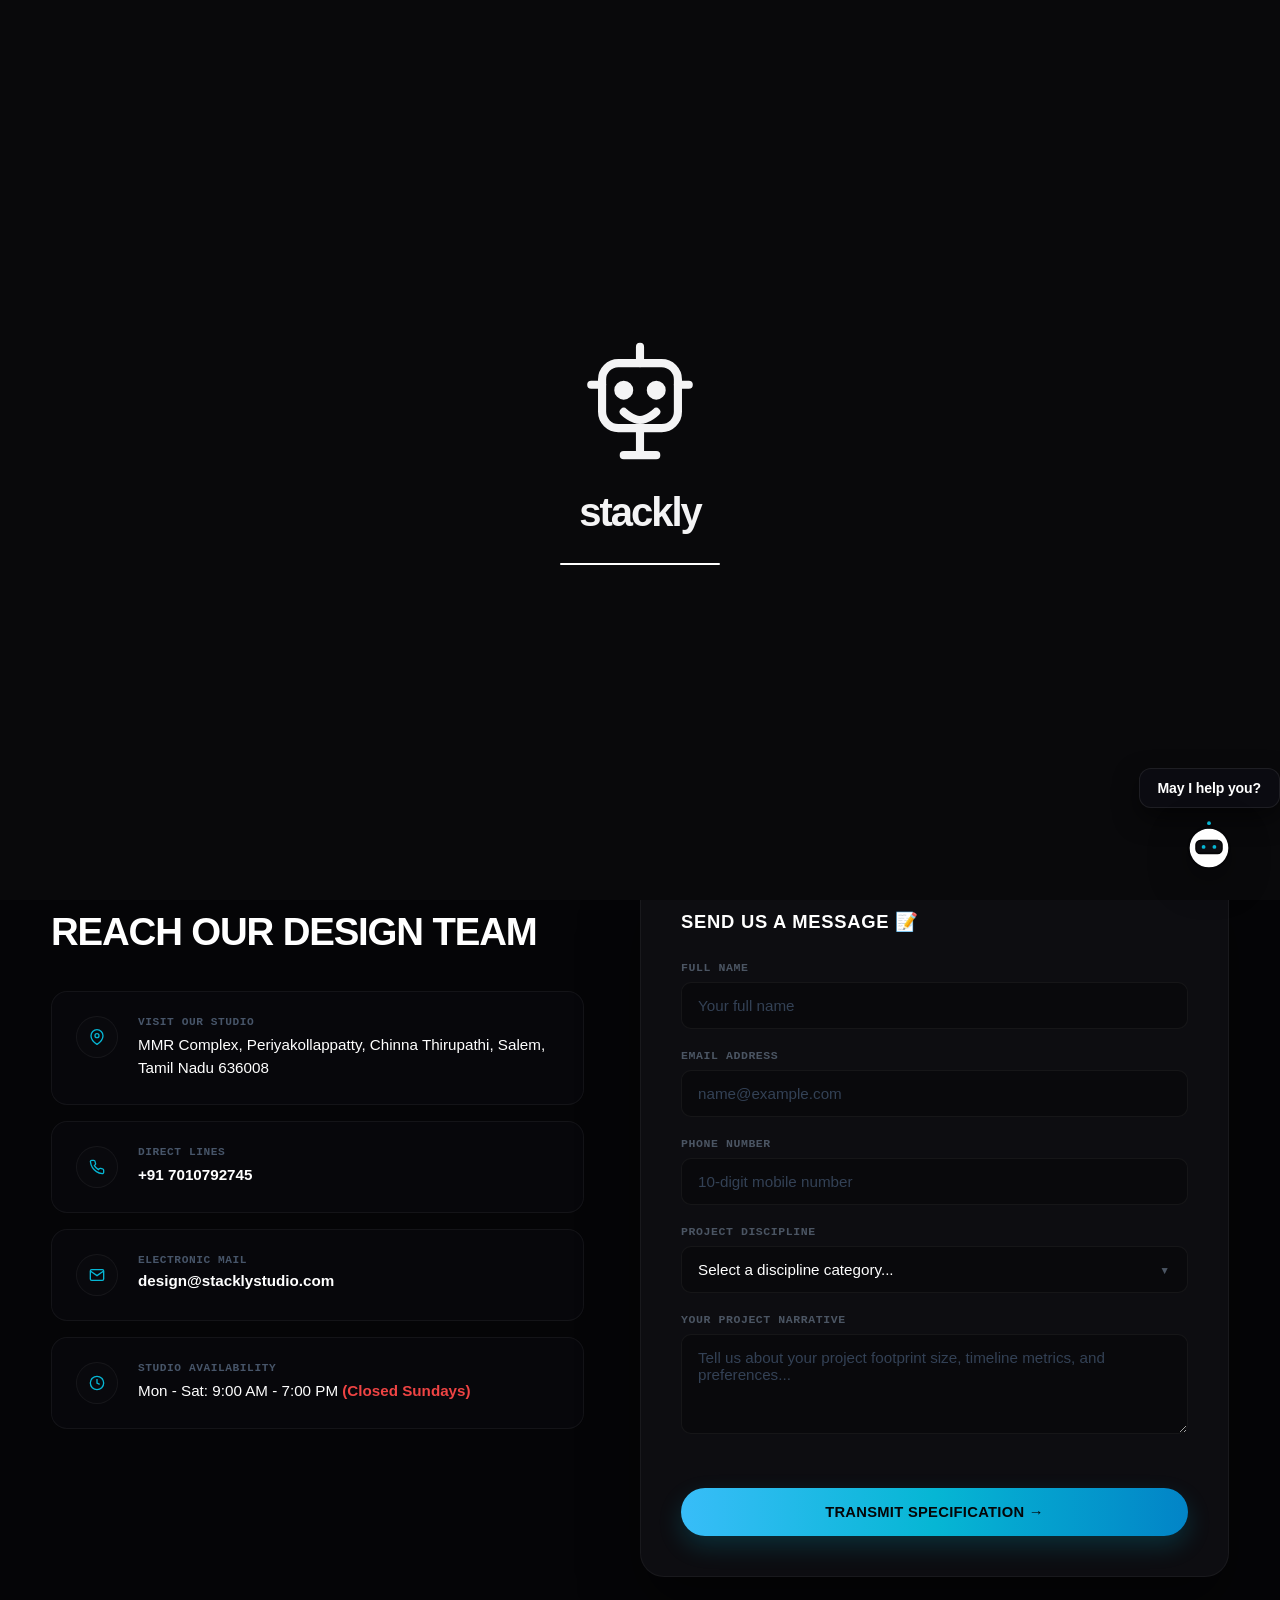
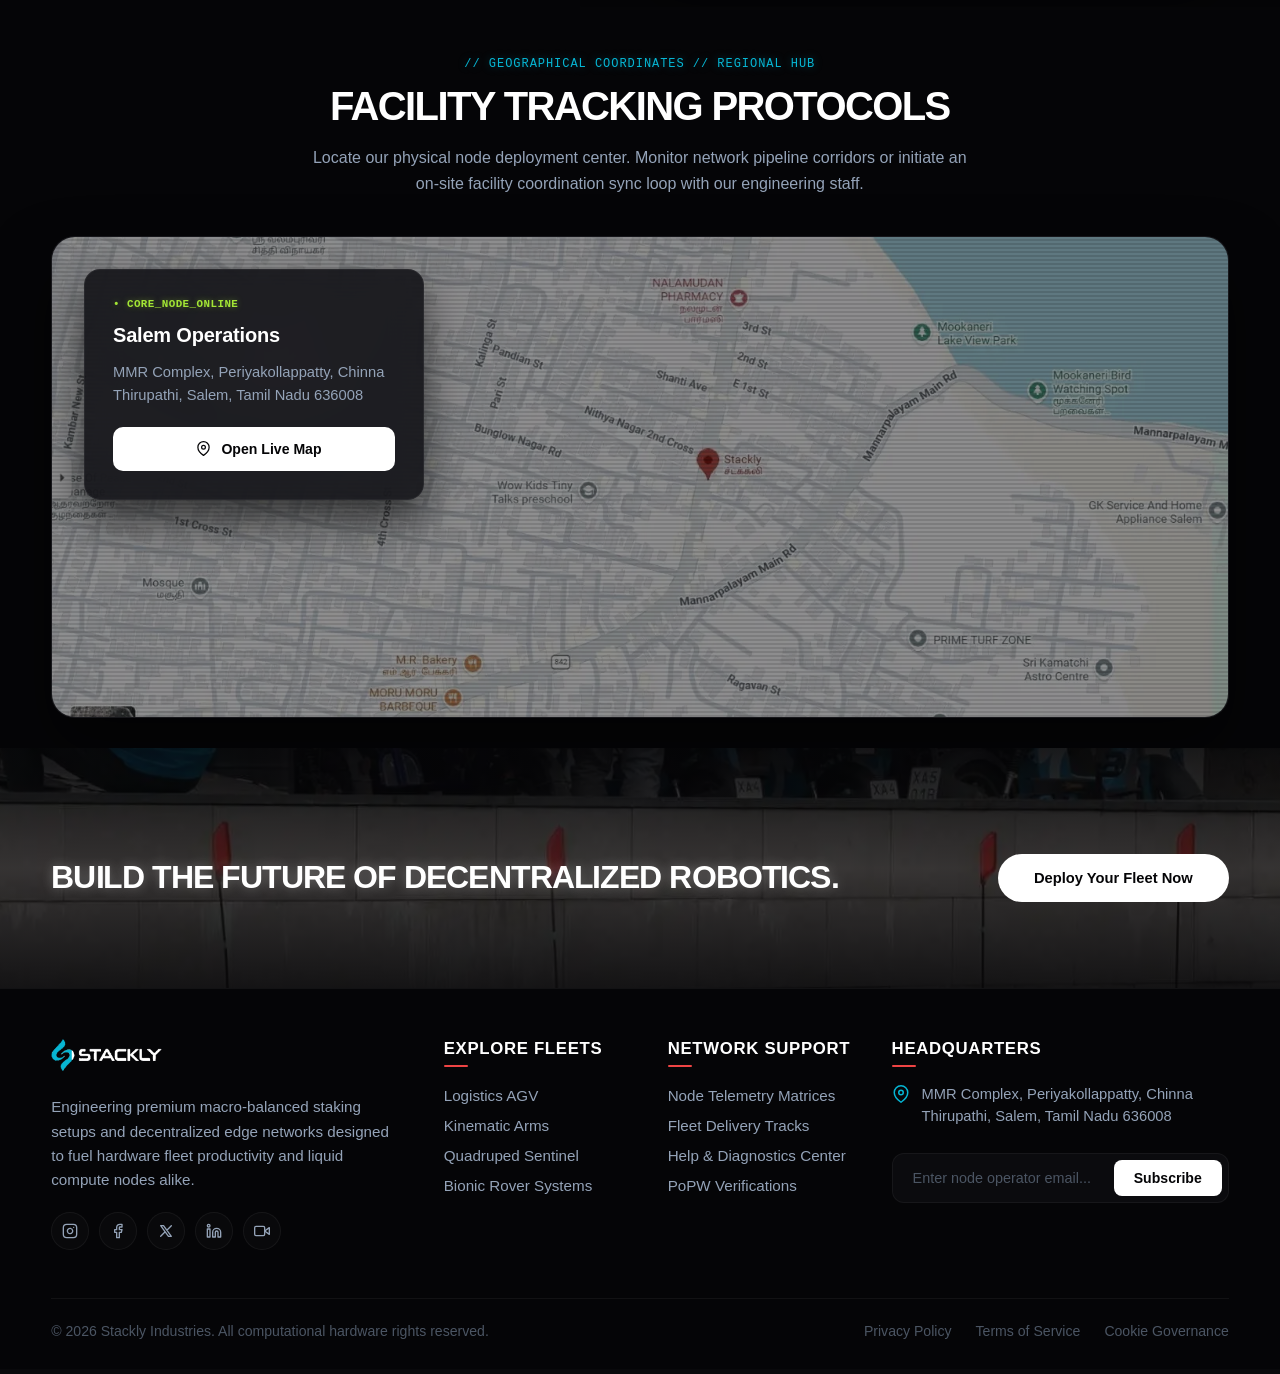
<file: contact.html>
<!DOCTYPE html>
<html lang="en">
<head>
    <meta charset="UTF-8">
    <meta name="viewport" content="width=device-width, initial-scale=1.0">
    <title>Stackly — Initializing...</title>
    <link rel="stylesheet" href="style.css">
</head>
<body>

    <!-- Premium Dark Robotics Preloader Overlay Component -->
    <div id="preloader">
        <div class="loader-content">
            
            <!-- Modern Humanoid Inline Vector Node -->
            <svg class="robot-vector" viewBox="0 0 24 24" xmlns="http://w3.org">
                <path d="M12 2V5M5 9H3M21 9H19M12 17V22M9 22H15" />
                <rect x="5" y="5" width="14" height="12" rx="3" />
                <circle cx="9" cy="10" r="1" fill="currentColor" />
                <circle cx="15" cy="10" r="1" fill="currentColor" />
                <path d="M9 14C9 14 10.5 15.5 12 15.5C13.5 15.5 15 14 15 14" />
            </svg>
            
            <!-- Brand Platform Signature Identification -->
            <h1 class="brand-load-text">STACKLY</h1>
            
            <!-- Precision Loading Timeline Metrics Track -->
            <div class="progress-track">
                <div class="progress-bar"></div>
            </div>
            
        </div>
    </div>



 <script>
    /**
 * Stackly Isolated Pipeline Handler
 * Encapsulates preloader termination behavior
 */
document.addEventListener('DOMContentLoaded', () => {
    const preloader = document.getElementById('preloader');
    
    // Strict 2-second timeout window constraint execution frame
    setTimeout(() => {
        // Execute smooth exit fade workflow transition parameters
        preloader.style.opacity = '0';
        preloader.style.visibility = 'hidden';
        
        // Console statement verify preloader complete loop hooks
        console.log("[STACKLY INTERFACE]: Preloader cycle successfully completed. System fully mounted.");
    }, 2000);
});

 </script>

 <!-- Persistent Global Navigation Header Matrix -->
<header class="global-navbar">
    <div class="nav-container">
        
        <!-- Left Corner Brand Asset Component (Triggers App Reload) -->
        <a href="#" class="brand-logo-link" id="logoLink" title="Refresh Application">
            <img src="./assests/robotics.webp" alt="Stackly Platform Logo" class="brand-img">
        </a>

        <!-- Center Navigation Alignment Menu Grid Wrapper -->
        <nav class="nav-menu-wrapper" id="navMenu">
            <ul class="nav-list">
              <li><a href="index.html" class="menu-link ">Home</a></li>
<li><a href="about.html" class="menu-link">About Us</a></li>
<li><a href="systems.html" class="menu-link ">System Model</a></li>
<li><a href="blogs.html" class="menu-link">Blogs</a></li>
<li><a href="contact.html" class="menu-link active">Contact Us</a></li>
             
            </ul>
        </nav>

        <!-- Right Corner Authentication Interface Trigger -->
        <div class="nav-auth-block">
            <a href="login.html" class="cta-auth-btn">Connect Wallet</a>
            
            <!-- Micro-Interactions Fluid Mobile Hamburger Button Node -->
            <button class="hamburger-toggle" id="hamburgerBtn" aria-label="Toggle Navigation Workspace" aria-expanded="false">
                <span class="bar"></span>
                <span class="bar"></span>
                <span class="bar"></span>
            </button>
        </div>

    </div>
</header>

<script>
    /**
 * Stackly Global Application Header Pipeline
 */
document.addEventListener('DOMContentLoaded', () => {
    
    // Core Elements Declarations Setup
    const logoLink = document.getElementById('logoLink');
    const hamburgerBtn = document.getElementById('hamburgerBtn');
    const navMenu = document.getElementById('navMenu');
    const bodyElement = document.body;
    const menuLinks = document.querySelectorAll('.menu-link');

    // 1. Force Page Hard Refresh on Logo Press Action
    if (logoLink) {
        logoLink.addEventListener('click', (event) => {
            event.preventDefault();
            window.location.reload(true);
        });
    }

    // 2. Responsive Mobile Sheet Interactivity Router Setup
    function toggleMobileMenu() {
        const isExpanded = hamburgerBtn.getAttribute('aria-expanded') === 'true';
        
        // Toggle Local Tracking CSS classes
        hamburgerBtn.classList.toggle('active');
        navMenu.classList.toggle('active');
        
        // Strict Background Scrolling Interdiction Protocol Implementation
        bodyElement.classList.toggle('mobile-menu-active');
        
        // Sync State Accessibility Properties
        hamburgerBtn.setAttribute('aria-expanded', !isExpanded);
    }

    if (hamburgerBtn && navMenu) {
        hamburgerBtn.addEventListener('click', toggleMobileMenu);
    }

    // 3. Drop down backdrop context immediately if anchor link selection updates
    menuLinks.forEach(link => {
        link.addEventListener('click', () => {
            if (navMenu && navMenu.classList.contains('active')) {
                toggleMobileMenu();
            }
        });
    });

});

</script>

<!-- Fixed Left Column Structural Social Dock Matrix -->
<aside class="spatial-social-dock">
    <div class="dock-nodes-wrapper">
        
        <!-- Icon 1: Facebook -->
        <a href="404.html" class="dock-icon-orb" aria-label="Facebook Channel Link" title="Facebook">
            <svg class="svg-dock-icon" viewBox="0 0 24 24" fill="none" stroke="currentColor" stroke-width="2" stroke-linecap="round" stroke-linejoin="round">
                <path d="M18 2h-3a5 5 0 0 0-5 5v3H7v4h3v8h4v-8h3l1-4h-4V7a1 1 0 0 1 1-1h3z"></path>
            </svg>
        </a>

        <!-- Icon 2: Instagram -->
        <a href="404.html" class="dock-icon-orb" aria-label="Instagram Stream Link" title="Instagram">
            <svg class="svg-dock-icon" viewBox="0 0 24 24" fill="none" stroke="currentColor" stroke-width="2" stroke-linecap="round" stroke-linejoin="round">
                <rect x="2" y="2" width="20" height="20" rx="5" ry="5"></rect>
                <path d="M16 11.37A4 4 0 1 1 12.63 8 4 4 0 0 1 16 11.37z"></path>
                <line x1="17.5" y1="6.5" x2="17.51" y2="6.5"></line>
            </svg>
        </a>

        <!-- Icon 3: X / Twitter -->
        <a href="404.html" class="dock-icon-orb" aria-label="X Network Feed Link" title="X (Twitter)">
            <svg class="svg-dock-icon" viewBox="0 0 24 24" fill="none" stroke="currentColor" stroke-width="2" stroke-linecap="round" stroke-linejoin="round">
                <path d="M4 4l11.733 16h4.267l-11.733 -16z M4 20l6.768 -6.768 M20 4l-6.768 6.768"></path>
            </svg>
        </a>

        <!-- Icon 4: LinkedIn -->
        <a href="404.html" class="dock-icon-orb" aria-label="LinkedIn Corporate Hub Link" title="LinkedIn">
            <svg class="svg-dock-icon" viewBox="0 0 24 24" fill="none" stroke="currentColor" stroke-width="2" stroke-linecap="round" stroke-linejoin="round">
                <path d="M16 8a6 6 0 0 1 6 6v7h-4v-7a2 2 0 0 0-2-2 2 2 0 0 0-2 2v7h-4v-7a6 6 0 0 1 6-6zM2 9h4v12H2z"></path>
                <circle cx="4" cy="4" r="2"></circle>
            </svg>
        </a>

        <!-- Continuous Vertical Calibration Track Line -->
        <div class="dock-axis-line"></div>

    </div>
</aside>

<style>
    /* ==========================================================================
   FIXED LEFT-PINNED SECURE SOCIAL DOCK SYSTEM (Morph Spatial UI Specs)
   ========================================================================== */
:root {
    --bg-universe-dark: #050507;
    --surface-solid-orb: #ffffff;
    --text-icon-dark: #1e293b;
    --neon-cyan: #06b6d4;
    --border-muted: rgba(255, 255, 255, 0.05);
}

.spatial-social-dock {
    /* FIXED FIXED CORNER OVERRIDE PIN: Extracts element node stack entirely out of content flow context layers */
    position: fixed;
    bottom: 0;
    left: 24px; /* Locked margin placement gutter spacing safely clear of hero typography boxes bounds */
    z-index: 999; /* Forces layer tracking strictly over all background elements layout grids */
    pointer-events: none; 
}

.dock-nodes-wrapper {
    display: flex;
    flex-direction: column;
    align-items: center;
    gap: 14px; /* Symmetrical spatial intervals between independent white circles */
    pointer-events: auto; /* Restores active mouse clicks capture exclusively over buttons circles */
}

/* White Pinned Circular Containers */
.dock-icon-orb {
    width: 42px;
    height: 42px;
    background-color: var(--surface-solid-orb);
    border-radius: 50%;
    display: flex;
    justify-content: center;
    align-items: center;
    color: var(--text-icon-dark);
    text-decoration: none;
    box-shadow: 0 10px 25px rgba(0, 0, 0, 0.6);
    transition: background-color 0.3s, color 0.3s, transform 0.4s cubic-bezier(0.16, 1, 0.3, 1), box-shadow 0.3s;
}

.svg-dock-icon {
    width: 16px;
    height: 16px;
    display: block;
}

/* CYBER GLOW TRANSFORMS ON HOVER SHIFTS */
.dock-icon-orb:hover {
    background-color: var(--bg-universe-dark);
    color: #ffffff;
    border: 1px solid var(--neon-cyan);
    box-shadow: 0 0 20px rgba(6, 182, 212, 0.6);
    transform: translateY(-4px) scale(1.05); /* Moves upward programmatically on focus checks */
}

/* Pinned Vertical Track Axis Line */
.dock-axis-line {
    width: 1px;
    height: 80px; /* Locked downward line extension length bounds */
    background: linear-gradient(to bottom, rgba(255, 255, 255, 0.25) 0%, rgba(255, 255, 255, 0.01) 100%);
    margin-top: 6px;
}

/* ==========================================================================
   DYNAMIC MULTI-BREAKPOINT RESPONSIVE ADAPTABILITY OVERRIDES
   ========================================================================== */
@media (max-width: 1024px) {
    /* Safe re-alignment: Converts fixed left row layout stack into floating horizontal bar on compact screens */
    .spatial-social-dock {
        position: fixed;
        bottom: 20px;
        left: 50%;
        transform: translateX(-50%);
        width: auto;
    }

    .dock-nodes-wrapper {
        flex-direction: row; /* Horizontal shift sequence */
        background: rgba(13, 13, 18, 0.85);
        padding: 8px 16px;
        border-radius: 100px;
        border: 1px solid var(--border-muted);
        backdrop-filter: blur(16px);
        -webkit-backdrop-filter: blur(16px);
        gap: 12px;
        box-shadow: 0 20px 40px rgba(0, 0, 0, 0.7);
    }

    .dock-icon-orb {
        width: 36px;
        height: 36px;
        box-shadow: none;
    }
    
    .dock-icon-orb:hover {
        transform: translateY(-2px) scale(1.02);
    }

    .dock-axis-line {
        display: none; /* Destroys downward track line on mobile views stacks cleanly */
    }
}

</style>

<!-- Pinned Bottom Right Corner Robotic Assistant Node Widget Frame -->
<div class="robotic-assistance-widget" id="assistanceNode" title="Get Network Support">
    <div class="assistant-content-mesh">
        
        <!-- Automated Telemetry Text Notification Prompt Banner Bubble -->
        <div class="assistant-speech-bubble" id="speechPromptBubble">
            <span class="bubble-text">May I help you?</span>
        </div>

        <!-- High-Fidelity White-Chassis Black-Outline Humanoid Assistant Orb Anchor -->
        <div class="assistant-trigger-orb">
            <!-- Interconnected Robotics Mechanical Head Vector Asset Grid -->
            <svg class="assistant-vector-icon" viewBox="0 0 100 100" xmlns="http://w3.org">
                <!-- Main Helmet Armor Shell Face (White Chassis Plate, Crisp Solid Black Outlines) -->
                <circle cx="50" cy="50" r="38" fill="#ffffff" stroke="#050507" stroke-width="4.5" />
                
                <!-- Recessed Deep Tech Visor Display Grid Module -->
                <rect x="26" y="36" width="48" height="24" rx="8" fill="#0d0d11" stroke="#050507" stroke-width="3" />
                
                <!-- Active Luminous Cyan Node Sensors Arrays Optics (Domain Branding Accents) -->
                <circle cx="40" cy="48" r="3.5" fill="#06b6d4" class="telemetry-optic-glow" />
                <circle cx="60" cy="48" r="3.5" fill="#06b6d4" class="telemetry-optic-glow" />
                
                <!-- Upper Antenna Uplink Signal Joint Node Frame -->
                <line x1="50" y1="12" x2="50" y2="4" stroke="#050507" stroke-width="4" stroke-linecap="round" />
                <circle cx="50" cy="4" r="3.5" fill="#06b6d4" />
            </svg>
        </div>

    </div>
</div>
<style>
    /* ==========================================================================
   PINNED BOT-RIGHT CORNER ROBOT ASSISTANT (Fixed Right-Edge Alignment)
   ========================================================================== */
:root {
    --bg-universe-pitch: #050507;
    --surface-white-chassis: #ffffff;
    --neon-cyan-glow: #06b6d4;
    --font-display-stack: -apple-system, BlinkMacSystemFont, "SF Pro Display", "Segoe UI", Roboto, sans-serif;
}

.robotic-assistance-widget {
    /* FIXED FIXED CORNER OVERRIDE PIN SETUP: Fixed positioning outside standard flow context layers */
    position: fixed;
    bottom: 24px;
    right: 0px; /* FIXED: Locked safety margin spacer to prevent window clipping cuts */
    z-index: 9999; /* Forces layer hierarchy directly over footer modules matrices */
    cursor: pointer;
    font-family: var(--font-display-stack);
    user-select: none;
    -webkit-user-select: none;
}

.assistant-content-mesh {
    position: relative;
    display: flex;
    flex-direction: column;
    align-items: center; /* FIXED: Centers bubble block perfectly above the robot cylinder */
    gap: 12px;
}

/* ==========================================================================
   AUTOMATED TELEMETRY SPEECH BUBBLE OVERLAYS 
   ========================================================================== */
.assistant-speech-bubble {
    background-color: rgba(13, 13, 18, 0.9);
    border: 1px solid rgba(255, 255, 255, 0.08);
    backdrop-filter: blur(12px);
    -webkit-backdrop-filter: blur(12px);
    padding: 10px 18px;
    border-radius: 12px;
    box-shadow: 0 10px 25px rgba(0, 0, 0, 0.5);
    
    /* Programmatic Opacity Flash states metrics default starting flags rules */
    opacity: 0;
    visibility: hidden;
    transform: translateY(6px) scale(0.98);
    transition: opacity 0.4s cubic-bezier(0.16, 1, 0.3, 1), 
                visibility 0.4s, 
                transform 0.4s cubic-bezier(0.16, 1, 0.3, 1);
    white-space: nowrap; /* Prevents text layout fractures on narrow containers width changes */
}

/* Flash active visibility indicator class applied via programmatic 2s intervals clocks */
.assistant-speech-bubble.bubble-active {
    opacity: 1;
    visibility: visible;
    transform: translateY(0) scale(1);
}

.bubble-text {
    color: var(--surface-white-chassis);
    font-size: 0.88rem;
    font-weight: 600;
    letter-spacing: -0.01em;
}

/* ==========================================================================
   WHITE-CHASSIS BLACK-OUTLINE HIGH-GLOW ICON HARNESS 
   ========================================================================== */
.assistant-trigger-orb {
    width: 54px;
    height: 56px;
    display: flex;
    justify-content: center;
    align-items: center;
    transition: transform 0.4s cubic-bezier(0.16, 1, 0.3, 1);
    /* Soft spatial vertical float loop oscillation timeline */
    animation: assistantFloatOscillation 5s ease-in-out infinite;
}

.assistant-vector-icon {
    width: 100%;
    height: auto;
    display: block;
    filter: drop-shadow(0 10px 20px rgba(0, 0, 0, 0.4));
}

/* Continuously pulsing domain blue indicator optics layout metrics */
.telemetry-optic-glow {
    animation: cyanOpticsPulse 2.5s ease-in-out infinite;
    transform-origin: center;
}

/* High-tech automated animation frames tracks definitions */
@keyframes assistantFloatOscillation {
    0%, 100% { transform: translateY(0px); }
    50% { transform: translateY(-6px); }
}

@keyframes cyanOpticsPulse {
    0%, 100% { opacity: 0.6; filter: drop-shadow(0 0 1px var(--neon-cyan-glow)); }
    50% { opacity: 1; filter: drop-shadow(0 0 6px var(--neon-cyan-glow)); }
}

/* HIGH-INTENSITY SECURE CYBER TERMINAL HOVER ACTIONS HOOKS */
.robotic-assistance-widget:hover .assistant-trigger-orb {
    transform: scale(1.06) rotate(6deg); 
}

.robotic-assistance-widget:hover .assistant-speech-bubble {
    opacity: 1;
    visibility: visible;
    transform: translateY(0) scale(1);
    border-color: var(--neon-cyan-glow);
}

/* ==========================================================================
   DYNAMIC MULTI-BREAKPOINT RESPONSIVE SAFE CLOSING ADJUSTMENTS
   ========================================================================== */
@media (max-width: 768px) {
    .robotic-assistance-widget {
        bottom: 20px;
        right: 20px;
    }
    .assistant-trigger-orb {
        width: 48px;
        height: 48px;
    }
    .bubble-text {
        font-size: 0.82rem;
    }
}

</style>

<script>
    /**
 * Stackly Robotic Assistant 2-Second Pulse & Destination Router Engine Pipeline
 */
document.addEventListener('DOMContentLoaded', () => {

    const assistanceWidgetNode = document.getElementById('assistanceNode');
    const speechPromptBubble = document.getElementById('speechPromptBubble');

    if (assistanceWidgetNode && speechPromptBubble) {
        
        // 1.secure navigation link trigger setup dispatch rules
        assistanceWidgetNode.addEventListener('click', (event) => {
            event.preventDefault();
            // Dispatches application data routing straight onto target 404 canvas page layout
            window.location.href = "404.html";
        });


        // 2. REPEATING 2-SECOND TEXT NOTIFICATION FLASH LOOP IMPLEMENTATION
        let isPromptVisible = false;

        function cycleSpeechBubblePromptVisibility() {
            isPromptVisible = !isPromptVisible;
            
            if (isPromptVisible) {
                speechPromptBubble.classList.add('bubble-active');
                
                // Keep the text banner active on layout paint tracks for 2.5s before unrolling cleanly
                setTimeout(() => {
                    speechPromptBubble.classList.remove('bubble-active');
                    isPromptVisible = false;
                }, 2500);
            }
        }

        // Initialize high precision clock timer interval set to trigger ticks exactly every 2 seconds once
        setInterval(cycleSpeechBubblePromptVisibility, 2000);
        
        // Execute instant prompt render pass on initial page load tick to confirm paint trace threads
        setTimeout(cycleSpeechBubblePromptVisibility, 800);
    }

});

</script>

<!-- Premium Contact Page Spatial Hero Arena -->
<section class="contact-hero-section">
    
    <!-- FULL-BLEED BACKGROUND LAYER: Mount your custom graphic link inside url('') below -->
    <div class="contact-hero-bg-underlay" style="background-image: url('');"></div>
    <div class="contact-hero-dimmer-shield"></div>
    <div class="contact-spatial-matrix-grid"></div>

    <div class="contact-hero-container">
        
        <!-- Left Column Workspace: Side-Way Slide Entrance Typography & Floating Actions -->
        <div class="contact-narrative-panel scroll-slide-sideway">
            <span class="contact-mini-hud-tag">// COMMUNICATION PLATFORMS // LINK_UP</span>
            <h1 class="contact-main-title">ESTABLISH HARDWARE COMMS LINK</h1>
            
            <p class="contact-editorial-subtext">
                Connect directly with the Stackly orchestration engineering division. Hover to expand transmission bandwidth matrices, submit network fleet integration files, or route local diagnostic queries safely.
            </p>

            <!-- Floating Micro-Action Operational Button Hub -->
            <div class="contact-floating-actions">
                <a href="404.html" class="contact-float-btn solid-white">Open Support Ticket</a>
                <a href="404.html" class="contact-float-btn ghost-translucent">View Documentation</a>
            </div>
        </div>

        <!-- Right Column Workspace: High-Creative Moving Orbital Satellite Disk Vector -->
        <div class="contact-visual-panel">
            <div class="cinematic-dish-window">
                <div class="dish-feed-label">FEED // UPLINK_DISH_ROTATION</div>
                
                <!-- Highly Creative Moving Communication Dish Array Vector -->
                <svg class="moving-dish-hardware-vector" viewBox="0 0 200 200" xmlns="http://w3.org">
                    <defs>
                        <linearGradient id="chassisRackArmor" x1="0%" y1="0%" x2="100%" y2="100%">
                            <stop offset="0%" stop-color="#52525b"/>
                            <stop offset="50%" stop-color="#18181b"/>
                            <stop offset="100%" stop-color="#050507"/>
                        </linearGradient>
                        <radialGradient id="quantumOpticCore" cx="50%" cy="50%" r="50%">
                            <stop offset="0%" stop-color="#ffffff"/>
                            <stop offset="65%" stop-color="#06b6d4"/>
                            <stop offset="100%" stop-color="#000000"/>
                        </radialGradient>
                    </defs>

                    <!-- Calibration Isometric Tracking Grid Circles -->
                    <circle cx="100" cy="110" r="80" fill="none" stroke="#1c1c1f" stroke-width="0.75" stroke-dasharray="4 6"/>
                    <line x1="100" y1="20" x2="100" y2="190" stroke="#141416" stroke-width="0.5" stroke-dasharray="2 2"/>

                    <!-- MOVING COMMUNICATION SATELLITE DISH ASSEMBLY RIG -->
                    <g class="dish-kinetic-moving-rig">
                        
                        <!-- Pinned Solid Heavy Ground Sub-Base Platform Mount -->
                        <path d="M70 170 H130 L120 150 H80 Z" fill="url(#chassisRackArmor)" stroke="#27272a" stroke-width="2"/>
                        
                        <!-- Primary Structural Center Elevation Support Pivot Arm -->
                        <rect x="94" y="90" width="12" height="60" fill="url(#chassisRackArmor)" stroke="#27272a" stroke-width="1.5"/>

                        <!-- Parabolic Dish Shield Transceiver Concave Plate (Moves organically via CSS rotation) -->
                        <g class="parabolic-dish-plate-group">
                            <path d="M30 80 C30 130, 170 130, 170 80 C150 95, 50 95, 30 80 Z" fill="url(#chassisRackArmor)" stroke="#3f3f46" stroke-width="2"/>
                            
                            <!-- Internal Signal Feed Transceiver Rails Lines Grid Mesh -->
                            <path d="M60 92 V105 M100 95 V112 M140 92 V105" stroke="#141416" stroke-width="1"/>
                            
                            <!-- Forward Signal Receptor Spar Spike Pole -->
                            <line x1="100" y1="95" x2="100" y2="45" stroke="#ffffff" stroke-width="2.5" stroke-linecap="round"/>
                            <circle cx="100" cy="45" r="4.5" fill="url(#quantumOpticCore)" class="signal-receptor-pulse"/>
                        </g>

                        <!-- Localized Active LED Sync Status Alert Lights -->
                        <circle cx="100" cy="140" r="2" fill="#a3e635"/>
                        <circle cx="112" cy="140" r="2" fill="#3f3f46" class="status-blinker-led"/>
                        
                    </g>
                </svg>

                <div class="crt-scanline-matrix"></div>
            </div>
        </div>

    </div>
</section>

<style>
    /* ==========================================================================
   CONTACT US HERO CODE MODULE (Strict Padded Geometry Layouts Theme Suite)
   ========================================================================== */
:root {
    --bg-universe: #050507;
    --surface-card-solid: #0b0b0e;
    --text-pure-white: #ffffff;
    --text-muted-gray: #8b8b93;
    --border-premium: #1c1c1f;
    --neon-cyan: #06b6d4;
    --font-display-stack: -apple-system, BlinkMacSystemFont, "SF Pro Display", "Segoe UI", Roboto, sans-serif;
    --header-height: 80px;
}

.contact-hero-section {
    position: relative;
    width: 100%;
    min-height: calc(100vh - var(--header-height));
    background-color: var(--bg-universe);
    font-family: var(--font-display-stack);
    display: flex;
    align-items: center;
    /* FIXED: Left padding boosted to strict 100px width buffer, right maps 4% balance gutters */
    padding: 100px 4% 80px 100px; 
    overflow: hidden;
}

/* Full-bleed background media layer overrides controls */
.contact-hero-bg-underlay {
    position: absolute;
    inset: 0;
    background-size: cover;
    background-position: center;
    background-repeat: no-repeat;
    opacity: 0.15;
    z-index: 1;
    pointer-events: none;
}

.contact-hero-dimmer-shield {
    position: absolute;
    inset: 0;
    background: linear-gradient(180deg, rgba(5,5,7,0.95) 0%, rgba(5,5,7,0.6) 50%, rgba(5,5,7,0.95) 100%);
    z-index: 2;
    pointer-events: none;
}

.contact-spatial-matrix-grid {
    position: absolute;
    inset: 0;
    background-image: linear-gradient(to right, #101014 1px, transparent 1px), linear-gradient(to bottom, #101014 1px, transparent 1px);
    background-size: 56px 56px;
    mask-image: radial-gradient(circle at 50% 50%, black, transparent 85%);
    -webkit-mask-image: radial-gradient(circle at 50% 50%, black, transparent 85%);
    z-index: 3;
    pointer-events: none;
}

.contact-hero-container {
    width: 100%;
    max-width: 1440px;
    margin: 0 auto;
    display: grid;
    grid-template-columns: 1.15fr 0.85fr; /* Left aligned content asymmetric allocation columns */
    align-items: center;
    gap: 60px;
    z-index: 10;
}

/* ==========================================================================
   LEFT WING: SIDE-WAY ENTERING CONTENT CANVAS & FLOATING BUTTONS HUBS
   ========================================================================== */
.contact-narrative-panel {
    display: flex;
    flex-direction: column;
    text-align: left;
}

.contact-mini-hud-tag {
    font-size: 0.75rem;
    font-family: monospace;
    letter-spacing: 0.08em;
    color: var(--neon-cyan);
    margin-bottom: 20px;
    text-shadow: 0 0 10px rgba(6, 182, 212, 0.4);
}

.contact-main-title {
    font-size: clamp(2rem, 3.8vw, 2.8rem); /* Locked uniform text headline scaling variables */
    font-weight: 800;
    line-height: 1.15;
    letter-spacing: -0.04em;
    text-transform: uppercase;
    color: var(--text-pure-white);
    margin-bottom: 24px;
}

/* High-Intensity Content Para Hover Glow Effects */
.contact-editorial-subtext {
    font-size: 1rem;
    color: var(--text-muted-gray);
    line-height: 1.65;
    margin-bottom: 40px;
    max-width: 540px;
    padding-left: 14px;
    border-left: 1px solid var(--border-premium);
    transition: color 0.3s ease, border-color 0.3s ease, background-color 0.3s ease, transform 0.3s ease;
}
.contact-editorial-subtext:hover {
    color: var(--text-pure-white);
    border-left-color: var(--neon-cyan);
    background: linear-gradient(90deg, rgba(6, 182, 212, 0.02) 0%, transparent 100%);
    transform: translateX(4px);
}

/* Organic Floating Call-to-Action Mechanics */
.contact-floating-actions {
    display: flex;
    gap: 16px;
    align-items: center;
}

.contact-float-btn {
    padding: 16px 34px;
    border-radius: 12px;
    font-size: 0.9rem;
    font-weight: 600;
    text-decoration: none;
    transition: background-color 0.3s, color 0.3s, border-color 0.3s, transform 0.5s cubic-bezier(0.16, 1, 0.3, 1), box-shadow 0.3s;
    animation: contactCtaFloatOscillation 5.5s ease-in-out infinite;
}

.contact-float-btn.solid-white {
    background-color: var(--text-pure-white);
    color: var(--bg-universe);
    animation-delay: 0.2s;
}
.contact-float-btn.solid-white:hover {
    transform: translateY(-5px) scale(1.02);
    box-shadow: 0 15px 30px rgba(255, 255, 255, 0.1);
}

.contact-float-btn.ghost-translucent {
    background-color: transparent;
    color: var(--text-pure-white);
    border: 1px solid var(--border-premium);
    animation-delay: 0.8s;
}
.contact-float-btn.ghost-translucent:hover {
    background-color: rgba(255, 255, 255, 0.02);
    border-color: var(--text-pure-white);
    transform: translateY(-5px) scale(1.02);
}

@keyframes contactCtaFloatOscillation {
    0%, 100% { transform: translateY(0px); }
    50% { transform: translateY(-7px); }
}

/* ==========================================================================
   RIGHT SIDEWORK: HARDWARE VECTOR SATELLITE DISH ROTATIONAL LOOPS
   ========================================================================== */
.contact-visual-panel { display: flex; justify-content: center; align-items: center; }

.cinematic-dish-window {
    position: relative;
    width: 100%;
    max-width: 380px;
    aspect-ratio: 1 / 1;
    background-color: var(--surface-card-solid);
    border: 1px solid var(--border-premium);
    border-radius: 24px;
    display: flex;
    justify-content: center;
    align-items: center;
    overflow: hidden;
    box-shadow: 0 30px 60px rgba(0,0,0,0.5);
    animation: visualWindowFloatOsc 6s ease-in-out infinite;
    animation-delay: 0.4s;
}

.moving-dish-hardware-vector { width: 85%; height: auto; z-index: 10; transition: transform 0.5s cubic-bezier(0.16, 1, 0.3, 1); }

/* AUTOMATED MULTI-AXIS SATELLITE ROTATIONAL MOTION RIG KEYFRAMES */
.dish-kinetic-moving-rig {
    transform-origin: 100px 170px;
    animation: foundationBaseSway 8s ease-in-out infinite;
    will-change: transform;
}

.parabolic-dish-plate-group {
    transform-origin: 100px 105px;
    /* Continuous automatic directional moving loop rotation pass tracking screenshot instructions */
    animation: parabolicDishRotationLoop 6s cubic-bezier(0.45, 0, 0.55, 1) infinite;
}

.signal-receptor-pulse { animation: transceiverLaserGlow 2.5s ease-in-out infinite; }
.status-blinker-led { animation: statusBlinkerTick 1s step-end infinite; }

@keyframes foundationBaseSway {
    0%, 100% { transform: rotate(0deg); }
    50% { transform: rotate(1.5deg) scaleX(0.99); }
}

@keyframes parabolicDishRotationLoop {
    0%, 100% { transform: rotate(0deg) translateY(0px); }
    33% { transform: rotate(5deg) translateY(-2px); }
    66% { transform: rotate(-5deg) translateY(1px); }
}

@keyframes statusBlinkerTick { 50% { fill: var(--neon-cyan); } }
@keyframes transceiverLaserGlow {
    0%, 100% { opacity: 0.6; filter: drop-shadow(0 0 1px var(--neon-cyan)); }
    50% { opacity: 1; filter: drop-shadow(0 0 12px var(--neon-cyan)); fill: var(--neon-cyan); }
}

@keyframes visualWindowFloatOsc {
    0%, 100% { transform: translateY(0px); }
    50% { transform: translateY(-10px); }
}

.cinematic-dish-window:hover { border-color: var(--neon-cyan); box-shadow: 0 0 25px rgba(6, 182, 212, 0.15), 0 30px 60px rgba(0,0,0,0.6); }
.cinematic-dish-window:hover .moving-dish-hardware-vector { transform: scale(1.02); }

.dish-feed-label { position: absolute; top: 20px; left: 20px; font-family: monospace; font-size: 0.65rem; color: var(--text-muted-gray); }
.crt-scanline-matrix { position: absolute; inset: 0; background: linear-gradient(rgba(18, 16, 16, 0) 50%, rgba(0, 0, 0, 0.12) 50%); background-size: 100% 4px; pointer-events: none; z-index: 15; }

/* ==========================================================================
   PROGRAMMATIC SIDE-WAY SLIDE OBSERVER ENTRANCE REVEAL OVERLAYS
   ========================================================================== */
.scroll-slide-sideway {
    opacity: 0;
    transform: translateX(-80px); /* Strict side-way directional arrivals vector lane */
    transition: opacity 1s cubic-bezier(0.16, 1, 0.3, 1), transform 1s cubic-bezier(0.16, 1, 0.3, 1);
    will-change: opacity, transform;
}

.scroll-slide-sideway.revealed-active {
    opacity: 1;
    transform: translateX(0);
}

/* ==========================================================================
   DYNAMIC MULTI-BREAKPOINT RESPONSIVE CONSTRAINTS RE-ALIGNMENT
   ========================================================================== */
@media (max-width: 1024px) {
    .contact-hero-section {
        padding: 100px 4% 80px 4%; /* Responsive fluid fallback for tablet window gutters */
    }
    .contact-hero-container {
        grid-template-columns: 1fr;
        gap: 50px;
        text-align: center;
    }
    .contact-narrative-panel { text-align: center; align-items: center; }
    .contact-editorial-subtext { padding-left: 0; border-left: none; border-bottom: 1px solid var(--border-premium); padding-bottom: 20px; margin-left: auto; margin-right: auto; }
    .cinematic-dish-window { margin: 0 auto; }
    
    /* Redirects entrance trajectories to standard vertical paths when rows collapse down */
    .scroll-slide-sideway { transform: translateY(40px); }
}

@media (max-width: 480px) {
    .contact-hero-section { padding-top: 110px; }
    .contact-floating-actions { flex-direction: column; width: 100%; }
    .contact-float-btn { width: 100%; text-align: center; }
}

</style>

<script>
    /**
 * Stackly Contact Hero Side-Way Horizon Entrance Observer Controller
 */
document.addEventListener('DOMContentLoaded', () => {

    const sideWayTargetsList = document.querySelectorAll('.scroll-slide-sideway');

    if (sideWayTargetsList.length > 0) {
        const structuralObserverOptions = {
            root: null, // Tracks basic viewport client bounding box default horizon thresholds
            threshold: 0.12, // Fires activation trigger passes when 12% clears the screen lines bounds
            rootMargin: "0px"
        };

        const contactEntranceObserver = new IntersectionObserver((entries, observer) => {
            entries.forEach(entry => {
                if (entry.isIntersecting) {
                    entry.target.classList.add('revealed-active');
                    observer.unobserve(entry.target); // Sever thread connection pipeline post initial layout paint pass
                }
            });
        }, structuralObserverOptions);

        sideWayTargetsList.forEach(node => {
            contactEntranceObserver.observe(node);
        });
    }

});

</script>

<!-- Interactive High-Glow Contact Form Arena Section -->
<section class="quantum-contact-arena">
    <div class="contact-matrix-container">
        
        <!-- Left Column: Unified Studio Directory Telemetry -->
        <div class="studio-directory-panel scroll-reveal-base">
            <span class="hud-mini-pill-tag">• HEAD OFFICE</span>
            <h2 class="directory-main-headline">REACH OUR DESIGN TEAM</h2>

            <!-- Metadata Info Stack -->
            <div class="directory-telemetry-stack">
                
                <!-- Gutter Block 01: Location Coordinates -->
                <div class="directory-info-card">
                    <div class="info-icon-orb">
                        <svg viewBox="0 0 24 24" fill="none" stroke="currentColor" stroke-width="2"><path d="M21 10c0 7-9 13-9 13s-9-6-9-13a9 9 0 0 1 18 0z"/><circle cx="12" cy="10" r="3"/></svg>
                    </div>
                    <div class="info-meta-text">
                        <small>VISIT OUR STUDIO</small>
                        <p>MMR Complex, Periyakollappatty, Chinna Thirupathi, Salem, Tamil Nadu 636008</p>
                    </div>
                </div>

                <!-- Gutter Block 02: Direct Comms Line -->
                <div class="directory-info-card">
                    <div class="info-icon-orb">
                        <svg viewBox="0 0 24 24" fill="none" stroke="currentColor" stroke-width="2"><path d="M22 16.92v3a2 2 0 0 1-2.18 2 19.79 19.79 0 0 1-8.63-3.07 19.5 19.79 0 0 1-6-6 19.79 19.79 0 0 1-3.07-8.67A2 2 0 0 1 4.11 2h3a2 2 0 0 1 2 1.72 12.84 12.84 0 0 0 .7 2.81 2 2 0 0 1-.45 2.11L8.09 9.91a16 16 0 0 0 6 6l1.27-1.27a2 2 0 0 1 2.11-.45 12.84 12.84 0 0 0 2.81.7A2 2 0 0 1 22 16.92z"/></svg>
                    </div>
                    <div class="info-meta-text">
                        <small>DIRECT LINES</small>
                        <p class="interactive-link-highlight">+91 7010792745</p>
                    </div>
                </div>

                <!-- Gutter Block 03: Electronic Mail Handshake -->
                <div class="directory-info-card">
                    <div class="info-icon-orb">
                        <svg viewBox="0 0 24 24" fill="none" stroke="currentColor" stroke-width="2"><path d="M4 4h16c1.1 0 2 .9 2 2v12c0 1.1-.9 2-2 2H4c-1.1 0-2-.9-2-2V6c0-1.1.9-2 2-2z"/><polyline points="22,6 12,13 2,6"/></svg>
                    </div>
                    <div class="info-meta-text">
                        <small>ELECTRONIC MAIL</small>
                        <!-- Outlook Secure Mailto Forward Link Anchor Trigger -->
                        <a href="mailto:design@stacklystudio.com" class="secure-mailto-anchor" title="Launch Outlook Mail Client">design@stacklystudio.com</a>
                    </div>
                </div>

                <!-- Gutter Block 04: Studio Availability Window -->
                <div class="directory-info-card">
                    <div class="info-icon-orb">
                        <svg viewBox="0 0 24 24" fill="none" stroke="currentColor" stroke-width="2"><circle cx="12" cy="12" r="10"/><polyline points="12,6 12,12 16,14"/></svg>
                    </div>
                    <div class="info-meta-text">
                        <small>STUDIO AVAILABILITY</small>
                        <p>Mon - Sat: 9:00 AM - 7:00 PM <span class="warning-closed-label">(Closed Sundays)</span></p>
                    </div>
                </div>

            </div>
        </div>

        <!-- Right Column: Interactive Secure Message Console Form -->
        <div class="secure-message-console scroll-reveal-base">
            <div class="console-box-layer">
                
                <h3 class="console-box-title">SEND US A MESSAGE 📝</h3>
                
                <form class="bionic-secure-form" id="stacklyContactForm" novalidate>
                    
                    <!-- Input 1: Full Name -->
                    <div class="form-input-group">
                        <label for="clientFullName">FULL NAME</label>
                        <input type="text" class="console-input-node" id="clientFullName" placeholder="Your full name" required>
                    </div>

                    <!-- Input 2: Email Address -->
                    <div class="form-input-group">
                        <label for="clientEmailAddress">EMAIL ADDRESS</label>
                        <input type="email" class="console-input-node" id="clientEmailAddress" placeholder="name@example.com" required>
                    </div>

                    <!-- Input 3: Phone Number -->
                    <div class="form-input-group">
                        <label for="clientPhoneNumber">PHONE NUMBER</label>
                        <input type="tel" class="console-input-node" id="clientPhoneNumber" placeholder="10-digit mobile number" required>
                    </div>

                    <!-- Input 4: Dropdown Category Selection Matrix -->
                    <div class="form-input-group">
                        <label for="projectDiscipline">PROJECT DISCIPLINE</label>
                        <div class="select-dropdown-wrapper">
                            <select class="console-select-node" id="projectDiscipline" required>
                                <option value="" disabled selected hidden>Select a discipline category...</option>
                                <option value="logistics">Logistics AGV Staking</option>
                                <option value="sentinel">Quadruped Security Sentinel</option>
                                <option value="catering">Autonomous Fleet Catering</option>
                                <option value="hardware">Liquid Hardware Pooling</option>
                            </select>
                        </div>
                    </div>

                    <!-- Input 5: Textarea Project Narrative Statement -->
                    <div class="form-input-group">
                        <label for="projectNarrative">YOUR PROJECT NARRATIVE</label>
                        <textarea class="console-textarea-node" id="projectNarrative" rows="4" placeholder="Tell us about your project footprint size, timeline metrics, and preferences..." required></textarea>
                    </div>

                    <!-- Interactive Validation Messaging Center Node -->
                    <div class="form-diagnostic-feedback" id="validationAlertBox"></div>

                    <!-- Transmit Dispatch Action Trigger Button -->
                    <div class="form-submit-row">
                        <button type="submit" class="transmission-dispatch-btn">
                            <span class="btn-text-content">TRANSMIT SPECIFICATION →</span>
                        </button>
                    </div>

                </form>

            </div>
        </div>

    </div>
</section>

<style>
    /* ==========================================================================
   QUANTUM CONTACT ARENA (Locked Domain Fonts, Medium Sizing & Padding Rules)
   ========================================================================== */
:root {
    --bg-universe: #050507;
    --surface-card-dark: #0b0b0f;
    --surface-glass-panel: rgba(13, 13, 18, 0.45);
    --text-pure-white: #ffffff;
    --text-muted-gray: #94a3b8;
    --border-premium: rgba(255, 255, 255, 0.05);
    --neon-cyan: #06b6d4;
    --font-display-stack: -apple-system, BlinkMacSystemFont, "SF Pro Display", "Segoe UI", Roboto, sans-serif;
}

.quantum-contact-arena {
    width: 100%;
    /* Strict layout top/bottom padding specifications */
    padding-top: 50px;
    padding-bottom: 30px;
    background-color: var(--bg-universe);
    font-family: var(--font-display-stack);
    position: relative;
    overflow: hidden;
}

.contact-matrix-container {
    width: 100%;
    max-width: 1440px;
    margin: 0 auto;
    padding: 0 4%;
    display: grid;
    /* Grid layout configurations set side-by-side cleanly */
    grid-template-columns: 0.95fr 1.05fr;
    gap: 56px;
    align-items: start;
}

/* ==========================================================================
   LEFT PANEL: DIRECTORY IDENTITIES (Medium Sized Layout Architecture)
   ========================================================================== */
.studio-directory-panel {
    display: flex;
    flex-direction: column;
    align-items: flex-start;
}

.hud-mini-pill-tag {
    font-family: monospace;
    font-size: 0.72rem;
    font-weight: 700;
    color: var(--neon-cyan);
    background-color: rgba(6, 182, 212, 0.06);
    border: 1px solid rgba(6, 182, 212, 0.15);
    padding: 4px 10px;
    border-radius: 4px;
    margin-bottom: 16px;
    letter-spacing: 0.04em;
}

.directory-main-headline {
    font-size: clamp(1.8rem, 3.5vw, 2.4rem); /* Medium locked domain heading bounds */
    font-weight: 800;
    line-height: 1.2;
    letter-spacing: -0.03em;
    color: var(--text-pure-white);
    margin-bottom: 36px;
}

.directory-telemetry-stack {
    display: flex;
    flex-direction: column;
    gap: 16px;
    width: 100%;
}

.directory-info-card {
    background-color: var(--surface-glass-panel);
    border: 1px solid var(--border-premium);
    border-radius: 16px;
    padding: 24px;
    display: flex;
    align-items: flex-start;
    gap: 20px;
    transition: border-color 0.3s ease, background-color 0.3s;
}

.info-icon-orb {
    width: 42px;
    height: 42px;
    border-radius: 50%;
    background-color: rgba(255, 255, 255, 0.01);
    border: 1px solid var(--border-premium);
    display: flex;
    justify-content: center;
    align-items: center;
    color: var(--neon-cyan);
    flex-shrink: 0;
    transition: color 0.3s ease, border-color 0.3s;
}
.info-icon-orb svg { width: 16px; height: 16px; }

.info-meta-text { display: flex; flex-direction: column; gap: 6px; }
.info-meta-text small { font-family: monospace; font-size: 0.7rem; font-weight: 700; color: #475569; letter-spacing: 0.05em; }
.info-meta-text p { font-size: 0.95rem; font-weight: 500; color: var(--text-pure-white); line-height: 1.5; }

/* Dedicated Outlook Anchor Custom Handshake Profile Mapping Requirements Precisely */
.secure-mailto-anchor {
    font-size: 0.95rem;
    font-weight: 600;
    color: var(--text-pure-white);
    text-decoration: none;
    transition: color 0.25s, text-shadow 0.25s;
    width: fit-content;
}
.secure-mailto-anchor:hover {
    color: var(--neon-cyan);
    text-shadow: 0 0 10px rgba(6, 182, 212, 0.4);
}

.interactive-link-highlight { font-weight: 600 !important; }
.warning-closed-label { color: #ef4444; font-weight: 600; }

/* Left card micro glows transitions */
.directory-info-card:hover { border-color: rgba(6, 182, 212, 0.2); background-color: rgba(255,255,255,0.01); }
.directory-info-card:hover .info-icon-orb { color: var(--text-pure-white); border-color: var(--neon-cyan); }

/* ==========================================================================
   RIGHT PANEL: SECURE CONSOLE INPUTS (Premium Geometry Alignment)
   ========================================================================== */
.secure-message-console {
    background-color: var(--surface-card-dark);
    border: 1px solid var(--border-premium);
    border-radius: 24px;
    overflow: hidden;
    width: 100%;
    box-shadow: 0 30px 60px rgba(0,0,0,0.4);
}

.console-box-layer { padding: 40px; display: flex; flex-direction: column; gap: 28px; }
.console-box-title { font-size: 1.15rem; font-weight: 700; color: var(--text-pure-white); letter-spacing: 0.04em; }

.bionic-secure-form { display: flex; flex-direction: column; gap: 20px; }
.form-input-group { display: flex; flex-direction: column; gap: 8px; }

.form-input-group label {
    font-family: monospace;
    font-size: 0.72rem;
    font-weight: 700;
    color: #4b5563;
    letter-spacing: 0.05em;
}

/* Unified Node Node Inputs Mechanics Framework mapping */
.console-input-node, .console-textarea-node, .console-select-node {
    width: 100%;
    background-color: rgba(5, 5, 7, 0.4);
    border: 1px solid var(--border-premium);
    border-radius: 10px;
    padding: 14px 16px;
    color: var(--text-pure-white);
    font-size: 0.95rem; /* Locked domain medium dimensions */
    font-family: var(--font-display-stack);
    outline: none;
    transition: border-color 0.3s ease, box-shadow 0.3s, background-color 0.3s;
}
.console-input-node::placeholder, .console-textarea-node::placeholder { color: #334155; }

.console-input-node:focus, .console-textarea-node:focus, .console-select-node:focus {
    border-color: var(--neon-cyan);
    box-shadow: 0 0 14px rgba(6, 182, 212, 0.12);
    background-color: #050507;
}

/* Custom Dropdown Arrow Overrides Layout */
.select-dropdown-wrapper { position: relative; width: 100%; }
.console-select-node {
    appearance: none; -webkit-appearance: none; -moz-appearance: none;
    cursor: pointer; padding-right: 40px;
}
.select-dropdown-wrapper::after {
    content: '▼'; font-size: 0.65rem; color: #4b5563; position: absolute;
    right: 18px; top: 50%; transform: translateY(-50%); pointer-events: none;
}

.console-textarea-node { resize: vertical; min-height: 100px; }

/* Dynamic Interactivity Notification Alert Output Node box */
.form-diagnostic-feedback {
    font-family: monospace;
    font-size: 0.8rem;
    font-weight: 700;
    letter-spacing: -0.01em;
    opacity: 0;
    visibility: hidden;
    transform: translateY(-4px);
    transition: all 0.3s cubic-bezier(0.16, 1, 0.3, 1);
    padding: 2px 4px;
}
.form-diagnostic-feedback.active-triggered {
    color: #ef4444; /* High alert crimson diagnostic warning text vector */
    opacity: 1;
    visibility: visible;
    transform: translateY(0);
}

/* Full-Width Gradient Transmit Trigger Button matching screenshot flow */
.form-submit-row { width: 100%; margin-top: 10px; }

.transmission-dispatch-btn {
    width: 100%;
    padding: 16px;
    border-radius: 100px;
    border: none;
    outline: none;
    cursor: pointer;
    font-family: var(--font-display-stack);
    font-size: 0.92rem;
    font-weight: 700;
    letter-spacing: 0.02em;
    /* Immersive cyan theme fluid gradient array mappings */
    background: linear-gradient(90deg, #38bdf8 0%, #06b6d4 50%, #0284c7 100%);
    color: var(--bg-universe);
    box-shadow: 0 10px 25px rgba(6, 182, 212, 0.2);
    transition: transform 0.1s ease, box-shadow 0.3s ease, background-color 0.3s;
}
.transmission-dispatch-btn:hover {
    transform: translateY(-2px);
    box-shadow: 0 15px 30px rgba(6, 182, 212, 0.4);
}
.transmission-dispatch-btn:active { transform: scale(0.98); }

/* ==========================================================================
   UNIVERSAL VIEWPORT ON-SCROLL REVEAL TIMELINE REVEALS
   ========================================================================== */
.scroll-reveal-base {
    opacity: 0;
    transform: translateY(30px);
    transition: opacity 0.8s cubic-bezier(0.16, 1, 0.3, 1), transform 0.8s cubic-bezier(0.16, 1, 0.3, 1);
    will-change: opacity, transform;
}
.scroll-reveal-base.revealed-active { opacity: 1; transform: translateY(0); }

/* ==========================================================================
   DYNAMIC MULTI-BREAKPOINT RESPONSIVE CONSTRAINTS MEDIA QUERIES
   ========================================================================== */
@media (max-width: 1024px) {
    .contact-matrix-container {
        grid-template-columns: 1fr; /* Safely collapses into vertical chain stack row grids on tablets */
        gap: 50px;
    }
}
@media (max-width: 580px) {
    .console-box-layer { padding: 24px; }
    .directory-info-card { padding: 18px; gap: 14px; }
}
@media (max-width: 480px) {
    .quantum-contact-arena { padding-top: 40px; padding-bottom: 24px; }
}

</style>

<script>
    /**
 * Stackly Secure Contact Form Interactivity & Validation Router Engine
 */
document.addEventListener('DOMContentLoaded', () => {

    const contactForm = document.getElementById('stacklyContactForm');
    const diagnosticAlertBox = document.getElementById('validationAlertBox');
    
    // Core input collection elements array loops
    const inputFieldsNodeList = contactForm.querySelectorAll('.console-input-node, .console-select-node, .console-textarea-node');

    if (contactForm && diagnosticAlertBox) {
        contactForm.addEventListener('submit', (event) => {
            event.preventDefault(); // Lock native thread submit events reloading the canvas

            let hasEmptyFields = false;

            // Run strict validation sweep across all form elements nodes inputs fields
            inputFieldsNodeList.forEach(input => {
                if (input.value.trim() === "") {
                    hasEmptyFields = true;
                    // Flash localized threat warning colors on active target empty nodes
                    input.style.borderColor = "#ef4444";
                } else {
                    input.style.borderColor = ""; // Clear pass indices
                }
            });

            // Intercept empty fields submissions with a strict notification message prompt
            if (hasEmptyFields) {
                diagnosticAlertBox.innerText = "Please fill out all the input fields before transmitting specifications.";
                diagnosticAlertBox.classList.add('active-triggered');
                return;
            }

            // Fallback clear reset sequences parameters on successful state validations maps pass
            diagnosticAlertBox.classList.remove('active-triggered');
            
            // Dispatch navigation parameters routing directly straight onto application 404 fallback route
            window.location.href = "404.html";
        });

        // Drop red threat lines instantly if operator initiates text keystroke updates modifications
        inputFieldsNodeList.forEach(input => {
            input.addEventListener('input', () => {
                if (input.style.borderColor === "rgb(239, 68, 68)") {
                    input.style.borderColor = "var(--neon-cyan)";
                    diagnosticAlertBox.classList.remove('active-triggered');
                }
            });
            // Drop same overrides on change event passes for dropdown nodes select selections
            input.addEventListener('change', () => {
                input.style.borderColor = "";
                diagnosticAlertBox.classList.remove('active-triggered');
            });
        });
    }


    // UNIVERSAL VIEWPORT SCROLL INTERSECTIONOBSERVER REVEALS
    const observedContactPanels = document.querySelectorAll('.scroll-reveal-base');

    if (observedContactPanels.length > 0) {
        const layoutObserverSettings = {
            root: null,
            threshold: 0.12,
            rootMargin: "0px"
        };

        const contactArenaIntersectionObserver = new IntersectionObserver((entries, observer) => {
            entries.forEach(entry => {
                if (entry.isIntersecting) {
                    entry.target.classList.add('revealed-active');
                    observer.unobserve(entry.target); // Sever trace thread pipeline post initial paint pass
                }
            });
        }, layoutObserverSettings);

        observedContactPanels.forEach(panel => {
            contactArenaIntersectionObserver.observe(panel);
        });
    }

});

</script>

<!-- Premium Spatial HUD Map Core Infrastructure -->
<section class="spatial-map-section">
    <div class="map-arena-container">
        
        <!-- Section Header Area — Title glides smoothly up from the bottom -->
        <div class="map-section-header scroll-glide-up">
            <span class="hud-mini-tag">// GEOGRAPHICAL COORDINATES // REGIONAL HUB</span>
            <h2 class="map-main-headline">FACILITY TRACKING PROTOCOLS</h2>
            <p class="map-editorial-desc">
                Locate our physical node deployment center. Monitor network pipeline corridors or initiate an on-site facility coordination sync loop with our engineering staff.
            </p>
        </div>

        <!-- High-Creative HUD Map Enclosure — Map slides sideways from the left -->
        <div class="hud-map-viewport scroll-slide-sideway">
            <div class="map-hardware-chassis-shell">
                
                <!-- 1. AUTHENTIC MEDIA CONTAINER IMG TAG -->
                <div class="map-image-enclosure-window">
                    <img src="./assests/map.webp" alt="Stackly Facility Network Coordinates Map Gutter" class="live-map-imagery">
                    <div class="crt-scanline-matrix-shield"></div>
                </div>

                <!-- 2. FLOATING SPATIAL HUD OVERLAY DASHBOARD PANEL -->
                <div class="map-telemetry-hud-card">
                    <div class="hud-card-interior">
                        <span class="hud-status-stamp">• CORE_NODE_ONLINE</span>
                        <h3>Salem Operations</h3>
                        <p class="hud-address-p">MMR Complex, Periyakollappatty, Chinna Thirupathi, Salem, Tamil Nadu 636008</p>
                        
                        <!-- Open Map Anchor Action Trigger Node Button -->
                        <div class="hud-action-row">
                            <a href="https://maps.app.goo.gl/1iUAJLxSuFhmkqeE8" target="_blank" rel="noopener noreferrer" class="open-live-map-btn" title="Launch Navigation Framework">
                                <span class="btn-glow-reflection"></span>
                                <svg class="svg-map-pin" viewBox="0 0 24 24" fill="none" stroke="currentColor" stroke-width="2"><path d="M21 10c0 7-9 13-9 13s-9-6-9-13a9 9 0 0 1 18 0z"/><circle cx="12" cy="10" r="3"/></svg>
                                <span>Open Live Map</span>
                            </a>
                        </div>
                    </div>
                </div>

            </div>
        </div>

    </div>
</section>

<style>
    /* ==========================================================================
   SPATIAL HUD MAP INFRASTRUCTURE (Strict Space Padding & Theme Alignment)
   ========================================================================== */
:root {
    --bg-universe-pitch: #050507;
    --surface-card-solid: #0b0b0f;
    --surface-glass-hud: rgba(13, 13, 18, 0.85);
    --text-pure-white: #ffffff;
    --text-muted-gray: #94a3b8;
    --border-premium: rgba(255, 255, 255, 0.05);
    --neon-cyan: #06b6d4;
    --font-display-stack: -apple-system, BlinkMacSystemFont, "SF Pro Display", "Segoe UI", Roboto, sans-serif;
}

.spatial-map-section {
    width: 100%;
    /* Tight padding parameters constraint applied precisely as specified by layout logs */
    padding-top: 50px;
    padding-bottom: 30px;
    background-color: var(--bg-universe-pitch);
    font-family: var(--font-display-stack);
    position: relative;
    overflow: hidden;
}

.map-arena-container {
    width: 100%;
    max-width: 1440px;
    margin: 0 auto;
    padding: 0 4%;
    display: flex;
    flex-direction: column;
    gap: 40px;
}

/* ==========================================================================
   HEADER HUB BLOCKS (Center Alignment Framework Matrix)
   ========================================================================== */
.map-section-header {
    display: flex;
    flex-direction: column;
    align-items: center; /* Enforces strict layout center-alignment axes loops */
    text-align: center;
}

.hud-mini-tag {
    font-size: 0.75rem;
    font-family: monospace;
    letter-spacing: 0.08em;
    color: var(--neon-cyan);
    margin-bottom: 12px;
    text-shadow: 0 0 10px rgba(6, 182, 212, 0.4);
}

.map-main-headline {
    font-size: clamp(1.8rem, 3.5vw, 2.5rem);
    font-weight: 800;
    line-height: 1.15;
    letter-spacing: -0.04em;
    text-transform: uppercase;
    color: var(--text-pure-white);
    margin-bottom: 16px;
}

.map-editorial-desc {
    font-size: 1rem;
    color: var(--text-muted-gray);
    line-height: 1.6;
    max-width: 680px;
    transition: color 0.3s ease;
}
.map-editorial-desc:hover { color: var(--text-pure-white); }

/* ==========================================================================
   HIGH-CREATIVE SCHEMATIC CHASSIS SHELL (Responsive Polaroid/HUD Profile)
   ========================================================================== */
.hud-map-viewport {
    width: 100%;
    position: relative;
}

.map-hardware-chassis-shell {
    position: relative;
    width: 100%;
    background-color: var(--surface-card-solid);
    border: 1px solid var(--border-premium);
    border-radius: 24px; /* Premium curvature radius shape indices */
    overflow: hidden;
    box-shadow: 0 30px 60px rgba(0,0,0,0.5);
    transition: border-color 0.4s ease, box-shadow 0.4s ease;
}

/* 1. Image viewport enclosure rules bounds */
.map-image-enclosure-window {
    position: relative;
    width: 100%;
    height: 480px; /* Locked panoramic landscape aspect height scale metrics */
    background-color: #050507;
    overflow: hidden;
}

.live-map-imagery {
    width: 100%;
    height: 100%;
    object-fit: cover;
    opacity: 0.55; /* Subtle mapping shadow tone balance */
    transform: scale(1);
    filter: grayscale(40%) contrast(105%);
    transition: transform 0.6s cubic-bezier(0.16, 1, 0.3, 1), opacity 0.4s, filter 0.4s;
}

/* ==========================================================================
   FLOATING SPATIAL HUD OVERLAY DASHBOARD CARD MODULES
   ========================================================================== */
.map-telemetry-hud-card {
    position: absolute;
    top: 32px;
    left: 32px; /* Floats inside elements matrix gutters space boundaries */
    z-index: 20;
    width: 100%;
    max-width: 340px;
    background-color: var(--surface-glass-hud);
    border: 1px solid var(--border-premium);
    border-radius: 16px;
    backdrop-filter: blur(16px);
    -webkit-backdrop-filter: blur(16px);
    box-shadow: 0 20px 40px rgba(0,0,0,0.6);
    transition: border-color 0.35s, box-shadow 0.35s;
}

.hud-card-interior { padding: 28px; display: flex; flex-direction: column; gap: 14px; }
.hud-status-stamp { font-family: monospace; font-size: 0.68rem; font-weight: 700; color: #a3e635; letter-spacing: 0.04em; text-shadow: 0 0 6px rgba(163, 230, 53, 0.4); }

.hud-card-interior h3 { font-size: 1.25rem; font-weight: 700; color: var(--text-pure-white); letter-spacing: -0.01em; }
.hud-address-p { font-size: 0.92rem; color: var(--text-muted-gray); line-height: 1.55; }

.hud-action-row { width: 100%; margin-top: 6px; }

/* Interactive White Floating Button with High Glow physics */
.open-live-map-btn {
    position: relative;
    width: 100%;
    padding: 14px 20px;
    border-radius: 10px;
    display: inline-flex;
    justify-content: center;
    align-items: center;
    gap: 10px;
    text-decoration: none;
    font-size: 0.88rem;
    font-weight: 600;
    background-color: var(--text-pure-white);
    color: var(--bg-universe-pitch);
    transition: transform 0.1s ease, box-shadow 0.3s ease, background-color 0.3s;
    overflow: hidden;
}

.svg-map-pin { width: 15px; height: 15px; display: block; }

.open-live-map-btn:hover {
    transform: translateY(-2px);
    box-shadow: 0 10px 20px rgba(6, 182, 212, 0.4); /* Cyan trace glow expansion steps */
    background-color: #f0f0f5;
}
.open-live-map-btn:active { transform: scale(0.98); }

/* CONTAINER CONTROLLER TRIGGERS */
.map-hardware-chassis-shell:hover { border-color: rgba(6, 182, 212, 0.25); }
.map-hardware-chassis-shell:hover .live-map-imagery { transform: scale(1.02); opacity: 0.65; filter: grayscale(0%); }
.map-telemetry-hud-card:hover { border-color: var(--neon-cyan); box-shadow: 0 20px 40px rgba(6, 182, 212, 0.15); }

.crt-scanline-matrix-shield { position: absolute; inset: 0; background: linear-gradient(rgba(18, 16, 16, 0) 50%, rgba(0, 0, 0, 0.12) 50%); background-size: 100% 4px; pointer-events: none; z-index: 15; }

/* ==========================================================================
   PROGRAMMATIC DUAL REVEALS (Bottom-Up Title & Left Sideways Map Grid)
   ========================================================================== */
.scroll-glide-up {
    opacity: 0;
    transform: translateY(40px); /* Bottom-up vector timeline start line */
    transition: opacity 0.8s cubic-bezier(0.16, 1, 0.3, 1), transform 0.8s cubic-bezier(0.16, 1, 0.3, 1);
    will-change: opacity, transform;
}
.scroll-glide-up.revealed-active { opacity: 1; transform: translateY(0); }

.scroll-slide-sideway {
    opacity: 0;
    transform: translateX(-80px); /* Left sideways directional arrival track line */
    transition: opacity 1s cubic-bezier(0.16, 1, 0.3, 1), transform 1s cubic-bezier(0.16, 1, 0.3, 1);
    will-change: opacity, transform;
}
.scroll-slide-sideway.revealed-active { opacity: 1; transform: translateX(0); }

/* ==========================================================================
   DYNAMIC MULTI-BREAKPOINT RESPONSIVE CONSTRAINTS RE-ALIGNMENT
   ========================================================================== */
@media (max-width: 968px) {
    .map-image-enclosure-window { height: 380px; }
    .map-telemetry-hud-card { max-width: 300px; padding: 20px; top: 20px; left: 20px; }
}

@media (max-width: 768px) {
    /* FIXED RESPONSIVE RESET: Converts layered floats into standard vertical chains maps on smartphones */
    .map-image-enclosure-window { height: 260px; }
    .map-telemetry-hud-card {
        position: relative;
        top: 0;
        left: 0;
        max-width: 100%;
        border-radius: 0;
        border: none;
        border-top: 1px solid var(--border-premium);
        background-color: var(--surface-card-solid);
        box-shadow: none;
    }
    .hud-card-interior { padding: 24px; text-align: center; align-items: center; }
    
    /* Flatten cross-horizontal tracking sideways animations into smooth vertical path vectors */
    .scroll-slide-sideway { transform: translateY(40px); }
}

@media (max-width: 480px) {
    .spatial-map-section { padding-top: 40px; padding-bottom: 24px; }
}

</style>

<script>
    /**
 * Stackly Spatial Map Dual Horizon Entrance Trigger Observer Controller
 */
document.addEventListener('DOMContentLoaded', () => {

    const mapSectionRevealElements = document.querySelectorAll('.scroll-glide-up, .scroll-slide-sideway');

    if (mapSectionRevealElements.length > 0) {
        const layoutObserverSettings = {
            root: null, // Binds right down to regular viewport client horizon boundaries
            threshold: 0.12, // Fires activation trigger flags when 12% clears the screen lines bounds
            rootMargin: "0px"
        };

        const mapEntranceIntersectionObserver = new IntersectionObserver((entries, observer) => {
            entries.forEach(entry => {
                if (entry.isIntersecting) {
                    entry.target.classList.add('revealed-active');
                    observer.unobserve(entry.target); // Sever trace thread pipeline post initial layout paint pass
                }
            });
        }, layoutObserverSettings);

        mapSectionRevealElements.forEach(node => {
            mapEntranceIntersectionObserver.observe(node);
        });
    }

});

</script>

<!-- Unique Isolated 1-Line Spatial Tech Banner Arena -->
<section class="accelerate-banner-hub">
    
    <!-- FULL-BLEED BACKGROUND LAYER -->
    <div class="quantum-media-underlay" style="background-image: url('./assests/delivery.webp');"></div>
    <div class="quantum-dimmer-shield"></div>

    <div class="accelerate-arena-container">
        <div class="accelerate-content-mesh">
            
            <!-- Dedicated 1-Line High-Impact Typography Node -->
            <h2 class="quantum-text-node" id="accelerateScrollTitle">BUILD THE FUTURE OF DECENTRALIZED ROBOTICS.</h2>

            <!-- Unique Floating Call-To-Action Button Pod Anchor -->
            <div class="quantum-float-action-pod">
                <a href="404.html" class="dynamic-propel-btn">Deploy Your Fleet Now</a>
            </div>

        </div>
    </div>
</section>

<style>
    /* ==========================================================================
   UNIQUE 1-LINE COMPACT BANNER SYSTEM (Preventing Style Overrides)
   ========================================================================== */
:root {
    --text-pure-white: #ffffff;
    --neon-cyan-glow: #06b6d4;
    --font-display-stack: -apple-system, BlinkMacSystemFont, "SF Pro Display", system-ui, sans-serif;
}

.accelerate-banner-hub {
    position: relative;
    width: 100%;
    min-height: 240px; /* Bounding vertical dimension matching original visual crop profile */
    padding-top: 50px;
    padding-bottom: 30px;
    display: flex;
    align-items: center;
    background-color: #050507;
    font-family: var(--font-display-stack);
    overflow: hidden;
}

/* Full Bleed Image Controller Options */
.quantum-media-underlay {
    position: absolute;
    inset: 0;
    background-size: cover;
    background-position: center;
    background-repeat: no-repeat;
    z-index: 1;
    transform: scale(1.03); 
    transition: transform 0.6s cubic-bezier(0.16, 1, 0.3, 1);
}

.quantum-dimmer-shield {
    position: absolute;
    inset: 0;
    background: linear-gradient(180deg, rgba(5, 5, 7, 0.9) 0%, rgba(5, 5, 7, 0.7) 50%, rgba(5, 5, 7, 0.9) 100%);
    z-index: 2;
    pointer-events: none;
}

.accelerate-arena-container {
    width: 100%;
    max-width: 1440px;
    margin: 0 auto;
    position: relative;
    z-index: 10;
    padding: 0 4%;
}

.accelerate-content-mesh {
    display: flex;
    justify-content: space-between;
    align-items: center;
    gap: 40px;
    flex-wrap: nowrap; /* FIXED: Enforces strict horizontal row structure on desktop panels */
}

/* ==========================================================================
   KINETIC LETTER-BY-LETTER RENDERING CONSTRAINTS
   ========================================================================== */
.quantum-text-node {
    font-size: clamp(1.2rem, 2.5vw, 2rem); /* Re-scaled to lock presentation cleanly inside 1-line */
    font-weight: 800;
    line-height: 1.3;
    letter-spacing: -0.03em;
    color: var(--text-pure-white);
    text-transform: uppercase;
    flex: 1;
    white-space: nowrap; /* FIXED: Prevents text down-breaking or text clipping splits */
}

/* Isolated character nodes preventing typographic wrap breaks across line limits */
.kinetic-flash-point {
    display: inline-block;
    opacity: 0.12; /* Balanced baseline readability visibility */
    transform: translateY(2px);
    transition: opacity 0.4s ease, transform 0.4s ease, text-shadow 0.4s;
    will-change: opacity, transform;
}

/* Lit active states indicators metrics */
.kinetic-flash-point.activated-glow {
    opacity: 1;
    transform: translateY(0);
    text-shadow: 0 0 12px rgba(255, 255, 255, 0.3);
}

/* CONTENT GLOW EFFECTS ON HOVER */
.quantum-text-node:hover .kinetic-flash-point {
    color: #ffffff;
    text-shadow: 0 0 14px rgba(6, 182, 212, 0.7);
}

/* ==========================================================================
   ORGANIC CYCLIC FLOATING CALL-TO-ACTION BUTTON 
   ========================================================================== */
.quantum-float-action-pod {
    display: flex;
    align-items: center;
    justify-content: center;
    flex-shrink: 0;
}

.dynamic-propel-btn {
    padding: 16px 36px;
    border-radius: 100px;
    font-size: 0.92rem;
    font-weight: 600;
    text-decoration: none;
    background-color: var(--text-pure-white);
    color: #050507;
    transition: background-color 0.3s, transform 0.4s cubic-bezier(0.16, 1, 0.3, 1), box-shadow 0.3s;
    animation: quantumCtaFloatOscillation 5s ease-in-out infinite;
}

.dynamic-propel-btn:hover {
    transform: translateY(-5px) scale(1.02);
    box-shadow: 0 15px 30px rgba(6, 182, 212, 0.4);
    background-color: #f0f0f5;
}

@keyframes quantumCtaFloatOscillation {
    0%, 100% { transform: translateY(0px); }
    50% { transform: translateY(-6px); }
}

/* ==========================================================================
   DYNAMIC MULTI-BREAKPOINT RESPONSIVE CONSTRAINTS RE-ALIGNMENT
   ========================================================================== */
@media (max-width: 968px) {
    .accelerate-content-mesh {
        flex-direction: column;
        text-align: center;
        gap: 24px;
        flex-wrap: wrap;
    }
    .quantum-text-node {
        white-space: normal; /* Permits safe wraps formatting on tight screens viewports */
    }
    .quantum-float-action-pod {
        width: 100%;
    }
    .dynamic-propel-btn {
        width: 100%;
        text-align: center;
    }
}

</style>

<script>
    /**
 * Stackly Unique 1-Line Banner Scroll Letter Splitter Engine Controller
 */
document.addEventListener('DOMContentLoaded', () => {

    const headingContainer = document.getElementById('accelerateScrollTitle');
    
    if (headingContainer) {
        const rawTextString = headingContainer.innerText;
        headingContainer.innerHTML = ''; // Safely drop text nodes to isolate sub-spans fields

        // Reconstruct string matrix into unique character span wrappers fields
        [...rawTextString].forEach(char => {
            const charSpan = document.createElement('span');
            charSpan.className = 'kinetic-flash-point';
            // Retain whitespace spacing layout properties within lines wrap constraints
            charSpan.innerHTML = char === ' ' ? '&nbsp;' : char;
            headingContainer.appendChild(charSpan);
        });

        const compiledCharSpans = headingContainer.querySelectorAll('.kinetic-flash-point');
        
        function trackLetterRevealSequence() {
            // OPTIMIZED THRESHOLD: Raised trigger value so text lights up faster when appearing at the bottom
            const viewportTriggerLine = window.innerHeight * 0.95;
            const containerTopOffset = headingContainer.getBoundingClientRect().top;
            
            if (containerTopOffset < viewportTriggerLine) {
                // FIXED PACE MULTIPLIER: Increased scroll reveal acceleration coefficient math parameters
                const scrollProgressIndex = (viewportTriggerLine - containerTopOffset) / 1.1;
                
                compiledCharSpans.forEach((charNode, index) => {
                    if (index < scrollProgressIndex) {
                        charNode.classList.add('activated-glow');
                    } else {
                        charNode.classList.remove('activated-glow');
                    }
                });
            }
        }

        window.addEventListener('scroll', trackLetterRevealSequence);
        trackLetterRevealSequence(); // Run immediate baseline evaluation pass for paint triggers checking
    }

});

</script>

<!-- Unified Global Platform Footer Infrastructure -->
<footer class="global-platform-footer">
    <div class="footer-arena-container">
        
        <!-- Upper Grid Matrix Workspace -->
        <div class="footer-grid-columns">
            
            <!-- Column 1: Brand Profile & 5-Icon Social Hub -->
            <div class="footer-profile-block">
                <a href="#" class="footer-logo-anchor" id="backToTopLogo" title="Back to Top">
                    <img src="./assests/robotics.webp" alt="Stackly Platform Logo" class="brand-logo-img">
                </a>
                <p class="brand-mission-subtext">
                    Engineering premium macro-balanced staking setups and decentralized edge networks designed to fuel hardware fleet productivity and liquid compute nodes alike.
                </p>
                
                <!-- Updated 5-Icon Vector Social Hub Array -->
                <div class="social-links-row">
                    <!-- Icon 1: Instagram -->
                    <a href="404.html" class="social-icon-orb" aria-label="Instagram Platform Feed" title="Instagram">
                        <svg class="svg-social" viewBox="0 0 24 24" fill="none" stroke="currentColor" stroke-width="2" stroke-linecap="round" stroke-linejoin="round"><rect x="2" y="2" width="20" height="20" rx="5" ry="5"></rect><path d="M16 11.37A4 4 0 1 1 12.63 8 4 4 0 0 1 16 11.37z"></path><line x1="17.5" y1="6.5" x2="17.51" y2="6.5"></line></svg>
                    </a>
                    <!-- Icon 2: Facebook -->
                    <a href="404.html" class="social-icon-orb" aria-label="Facebook Hub Channel" title="Facebook">
                        <svg class="svg-social" viewBox="0 0 24 24" fill="none" stroke="currentColor" stroke-width="2" stroke-linecap="round" stroke-linejoin="round"><path d="M18 2h-3a5 5 0 0 0-5 5v3H7v4h3v8h4v-8h3l1-4h-4V7a1 1 0 0 1 1-1h3z"></path></svg>
                    </a>
                    <!-- Icon 3: X / Twitter -->
                    <a href="404.html" class="social-icon-orb" aria-label="X Communications Feed" title="X (Twitter)">
                        <svg class="svg-social" viewBox="0 0 24 24" fill="none" stroke="currentColor" stroke-width="2" stroke-linecap="round" stroke-linejoin="round"><path d="M4 4l11.733 16h4.267l-11.733 -16z M4 20l6.768 -6.768 M20 4l-6.768 6.768"/></svg>
                    </a>
                    <!-- Icon 4: LinkedIn -->
                    <a href="404.html" class="social-icon-orb" aria-label="LinkedIn Enterprise Network" title="LinkedIn">
                        <svg class="svg-social" viewBox="0 0 24 24" fill="none" stroke="currentColor" stroke-width="2" stroke-linecap="round" stroke-linejoin="round"><path d="M16 8a6 6 0 0 1 6 6v7h-4v-7a2 2 0 0 0-2-2 2 2 0 0 0-2 2v7h-4v-7a6 6 0 0 1 6-6zM2 9h4v12H2z"/><circle cx="4" cy="4" r="2"/></svg>
                    </a>
                    <!-- Icon 5: YouTube -->
                    <a href="404.html" class="social-icon-orb" aria-label="YouTube Media Stream Channel" title="YouTube">
                        <svg class="svg-social" viewBox="0 0 24 24" fill="none" stroke="currentColor" stroke-width="2" stroke-linecap="round" stroke-linejoin="round"><polygon points="23 7 16 12 23 17 23 7"/><rect x="1" y="5" width="15" height="14" rx="2" ry="2"/></svg>
                    </a>
                </div>
            </div>

            <!-- Column 2: Explore Directories Array -->
            <div class="footer-nav-directory">
                <h3 class="directory-title">Explore Fleets</h3>
                <ul class="directory-links-list">
                    <li><a href="404.html" class="dir-link">Logistics AGV</a></li>
                    <li><a href="404.html" class="dir-link">Kinematic Arms</a></li>
                    <li><a href="404.html" class="dir-link">Quadruped Sentinel</a></li>
                    <li><a href="404.html" class="dir-link">Bionic Rover Systems</a></li>
                </ul>
            </div>

            <!-- Column 3: Platform Support Directories Array -->
            <div class="footer-nav-directory">
                <h3 class="directory-title">Network Support</h3>
                <ul class="directory-links-list">
                    <li><a href="404.html" class="dir-link">Node Telemetry Matrices</a></li>
                    <li><a href="404.html" class="dir-link">Fleet Delivery Tracks</a></li>
                    <li><a href="404.html" class="dir-link">Help & Diagnostics Center</a></li>
                    <li><a href="404.html" class="dir-link">PoPW Verifications</a></li>
                </ul>
            </div>

            <!-- Column 4: Location Metadata & Interactive Input Module -->
            <div class="footer-nav-directory communication-block">
                <h3 class="directory-title">Headquarters</h3>
                <div class="location-metadata-row">
                    <svg class="svg-meta-icon" viewBox="0 0 24 24" fill="none" stroke="#06b6d4" stroke-width="2"><path d="M21 10c0 7-9 13-9 13s-9-6-9-13a9 9 0 0 1 18 0z"/><circle cx="12" cy="10" r="3"/></svg>
                    <span class="meta-label-text">MMR Complex, Periyakollappatty, Chinna Thirupathi, Salem, Tamil Nadu 636008</span>
                </div>
                
                <!-- Interactive Subscription Form Pipeline Component -->
                <form class="secure-subscription-input-box" id="footerSubscribeForm" novalidate>
                    <input type="email" class="sub-input-node" id="subEmailField" placeholder="Enter node operator email..." aria-label="Email address fields entry">
                    <button type="submit" class="sub-dispatch-btn">Subscribe</button>
                    <!-- Form Diagnostic Feedback Notification Node -->
                    <div class="form-feedback-alert" id="formAlertMessage"></div>
                </form>
            </div>

        </div>

        <!-- Lower Closing Horizon Metadata Bar -->
        <div class="footer-lower-horizon-bar">
            <span class="copyright-legal-text">© 2026 Stackly Industries. All computational hardware rights reserved.</span>
            <div class="legal-anchors-row">
                <a href="404.html" class="legal-link">Privacy Policy</a>
                <a href="404.html" class="legal-link">Terms of Service</a>
                <a href="404.html" class="legal-link">Cookie Governance</a>
            </div>
        </div>

    </div>
</footer>


<style>
 /* ==========================================================================
   GLOBAL BRAND PLATFORM FOOTER SYSTEM (Locked Typography & Theme Parameters)
   ========================================================================== */
:root {
    --bg-universe-pitch: #050507;
    --surface-card-dark: #0d0d11;
    --text-pure-white: #ffffff;
    --text-muted-gray: #94a3b8;
    --border-premium: rgba(255, 255, 255, 0.05);
    --neon-cyan: #06b6d4;
    --font-display-stack: -apple-system, BlinkMacSystemFont, "SF Pro Display", "Segoe UI", Roboto, sans-serif;
}

.global-platform-footer {
    width: 100%;
    padding-top: 50px;
    padding-bottom: 30px;
    background-color: var(--bg-universe-pitch);
    border-top: 1px solid var(--border-premium);
    font-family: var(--font-display-stack);
    position: relative;
    overflow: hidden;
}

.footer-arena-container {
    width: 100%;
    max-width: 1440px;
    margin: 0 auto;
    padding: 0 4%;
    display: flex;
    flex-direction: column;
    gap: 48px;
}

/* ==========================================================================
   UPPER FOUR-COLUMN BALANCED MATRIX LAYOUT GRID
   ========================================================================== */
.footer-grid-columns {
    display: grid;
    grid-template-columns: 1.15fr 0.6fr 0.6fr 1.1fr; /* Custom balancing constraints widths */
    gap: 40px;
    align-items: start;
}

.footer-profile-block {
    display: flex;
    flex-direction: column;
    gap: 20px;
}

.footer-logo-anchor {
    display: inline-block;
    transition: transform 0.3s ease;
    width: fit-content;
}
.footer-logo-anchor:hover {
    transform: translateY(-2px);
}

.brand-logo-img {
    height: 32px;
    width: auto;
    object-fit: contain;
}

.brand-mission-subtext {
    font-size: 0.95rem;
    color: var(--text-muted-gray);
    line-height: 1.6;
    max-width: 340px;
}

.social-links-row {
    display: flex;
    gap: 10px; /* Locked alignment spacer track for 5 icons side-by-side */
    align-items: center;
    flex-wrap: wrap;
}

.social-icon-orb {
    width: 38px;
    height: 38px;
    border-radius: 50%;
    background-color: rgba(255, 255, 255, 0.02);
    border: 1px solid var(--border-premium);
    display: flex;
    justify-content: center;
    align-items: center;
    color: var(--text-muted-gray);
    transition: all 0.3s cubic-bezier(0.16, 1, 0.3, 1);
}
.svg-social { width: 16px; height: 16px; }

.social-icon-orb:hover {
    color: var(--text-pure-white);
    border-color: var(--neon-cyan);
    background-color: rgba(6, 182, 212, 0.04);
    box-shadow: 0 0 12px rgba(6, 182, 212, 0.3);
    transform: translateY(-3px);
}

.footer-nav-directory {
    display: flex;
    flex-direction: column;
    gap: 20px;
}

.directory-title {
    font-size: 1.05rem;
    font-weight: 700;
    color: var(--text-pure-white);
    text-transform: uppercase;
    letter-spacing: 0.04em;
    position: relative;
    padding-bottom: 8px;
}
.directory-title::after {
    content: '';
    position: absolute;
    bottom: 0;
    left: 0;
    width: 24px;
    height: 2px;
    background-color: #ef4444; /* Clean fire-orange accent anchor line */
    border-radius: 100px;
}

.directory-links-list {
    display: flex;
    flex-direction: column;
    gap: 12px;
    list-style: none;
}

.dir-link {
    font-size: 0.95rem;
    color: var(--text-muted-gray);
    text-decoration: none;
    transition: color 0.25s ease, transform 0.25s ease;
    display: inline-block;
    width: fit-content;
}
.dir-link:hover {
    color: var(--text-pure-white);
    transform: translateX(4px);
}

.communication-block { gap: 16px; }

.location-metadata-row {
    display: flex;
    align-items: flex-start;
    gap: 12px;
}
.svg-meta-icon { width: 18px; height: 18px; flex-shrink: 0; margin-top: 2px; }

.meta-label-text {
    font-size: 0.92rem;
    color: var(--text-muted-gray);
    line-height: 1.5;
}

/* ==========================================================================
   INTERACTIVE VALIDATING INPUT CONTAINER & ALERT LABELS
   ========================================================================== */
.secure-subscription-input-box {
    position: relative;
    display: flex;
    width: 100%;
    background-color: #0b0b0e;
    border: 1px solid var(--border-premium);
    border-radius: 12px;
    padding: 6px;
    transition: border-color 0.3s ease, box-shadow 0.3s;
    margin-top: 10px;
}

.sub-input-node {
    flex: 1;
    background: transparent;
    border: none;
    outline: none;
    padding: 10px 14px;
    color: var(--text-pure-white);
    font-size: 0.9rem;
    font-family: var(--font-display-stack);
    width: 40%;
}
.sub-input-node::placeholder { color: #4b5563; }

.sub-dispatch-btn {
    background-color: var(--text-pure-white);
    color: var(--bg-universe-pitch);
    border: none;
    outline: none;
    padding: 0 20px;
    border-radius: 8px;
    font-size: 0.88rem;
    font-weight: 600;
    cursor: pointer;
    font-family: var(--font-display-stack);
    transition: background-color 0.25s ease, transform 0.1s ease;
}
.sub-dispatch-btn:hover { background-color: #f0f0f5; }
.sub-dispatch-btn:active { transform: scale(0.97); }

.secure-subscription-input-box:focus-within {
    border-color: var(--neon-cyan);
    box-shadow: 0 0 14px rgba(6, 182, 212, 0.15);
}

.form-feedback-alert {
    position: absolute;
    bottom: -32px;
    left: 4px;
    font-size: 0.8rem;
    font-weight: 600;
    opacity: 0;
    visibility: hidden;
    transform: translateY(-4px);
    transition: all 0.3s ease;
}
.form-feedback-alert.error-triggered {
    color: #ef4444;
    opacity: 1;
    visibility: visible;
    transform: translateY(0);
}

/* ==========================================================================
   LOWER CLOSING CLOSING HORIZON BAR
   ========================================================================== */
.footer-lower-horizon-bar {
    border-top: 1px solid var(--border-premium);
    padding-top: 24px;
    display: flex;
    justify-content: space-between;
    align-items: center;
    gap: 20px;
    flex-wrap: wrap;
}

.copyright-legal-text {
    font-size: 0.88rem;
    color: #4b5563;
}

.legal-anchors-row { display: flex; gap: 24px; align-items: center; }

.legal-link {
    font-size: 0.88rem;
    color: #4b5563;
    text-decoration: none;
    transition: color 0.25s ease;
}
.legal-link:hover { color: var(--text-pure-white); }

/* ==========================================================================
   DYNAMIC MULTI-BREAKPOINT QUERY RESPONSIVE PARSING
   ========================================================================== */
@media (max-width: 1024px) {
    .footer-grid-columns {
        grid-template-columns: 1fr 1fr;
        gap: 48px;
    }
}

@media (max-width: 640px) {
    .footer-grid-columns {
        grid-template-columns: 1fr;
        gap: 36px;
    }
    .footer-profile-block, .footer-nav-directory {
        text-align: center;
        align-items: center;
    }
    .social-links-row { justify-content: center; }
    .directory-title::after { left: 50%; transform: translateX(-50%); }
    .location-metadata-row { justify-content: center; }
    .footer-lower-horizon-bar {
        flex-direction: column;
        text-align: center;
    }
    .legal-anchors-row { justify-content: center; gap: 16px; }
}


</style>

<script>
    /**
 * Stackly Global Application Footer Pipeline Control Engine
 */
document.addEventListener('DOMContentLoaded', () => {

    // 1. DYNAMIC SMOOTH BACK TO TOP LOGO ROUTINE
    const topScrollTrigger = document.getElementById('backToTopLogo');

    if (topScrollTrigger) {
        topScrollTrigger.addEventListener('click', (event) => {
            event.preventDefault(); // Intercept browser primitive instantaneous jump behaviors
            
            // Execute hardware-accelerated fluid window scrolling macro calculations
            window.scrollTo({
                top: 0,
                behavior: 'smooth'
            });
        });
    }


    // 2. SECURE SUBSCRIPTION SECURE INTERACTIVE VALIDATOR FORM ROUTER
    const subFormNode = document.getElementById('footerSubscribeForm');
    const inputNodeField = document.getElementById('subEmailField');
    const diagnosticAlertMessage = document.getElementById('formAlertMessage');

    if (subFormNode && inputNodeField && diagnosticAlertMessage) {
        subFormNode.addEventListener('submit', (event) => {
            event.preventDefault(); // Lock primitive thread submit triggers reload events

            const inputStringRawValue = inputNodeField.value.trim();

            // Intercept empty fields submissions with a strict high-priority warning trigger pass
            if (inputStringRawValue === "") {
                diagnosticAlertMessage.innerText = "Please fill out the email field node before submission.";
                diagnosticAlertMessage.classList.add('error-triggered');
                
                // Set high contrast alert container border flash override adjustments
                subFormNode.style.borderColor = "#ef4444";
                return;
            }

            // Fallback clear reset classes configurations on successful state passes verification
            diagnosticAlertMessage.classList.remove('error-triggered');
            subFormNode.style.borderColor = "";

            // Dispatch navigation parameters routing directly straight onto application 404 target route
            window.location.href = "404.html";
        });

        // Instantly drop alert bounds parameters if user initializes character changes keystrokes passes
        inputNodeField.addEventListener('input', () => {
            if (diagnosticAlertMessage.classList.contains('error-triggered')) {
                diagnosticAlertMessage.classList.remove('error-triggered');
                subFormNode.style.borderColor = "var(--neon-cyan)";
            }
        });
    }

});

</script>
</body>
</html>
</file>
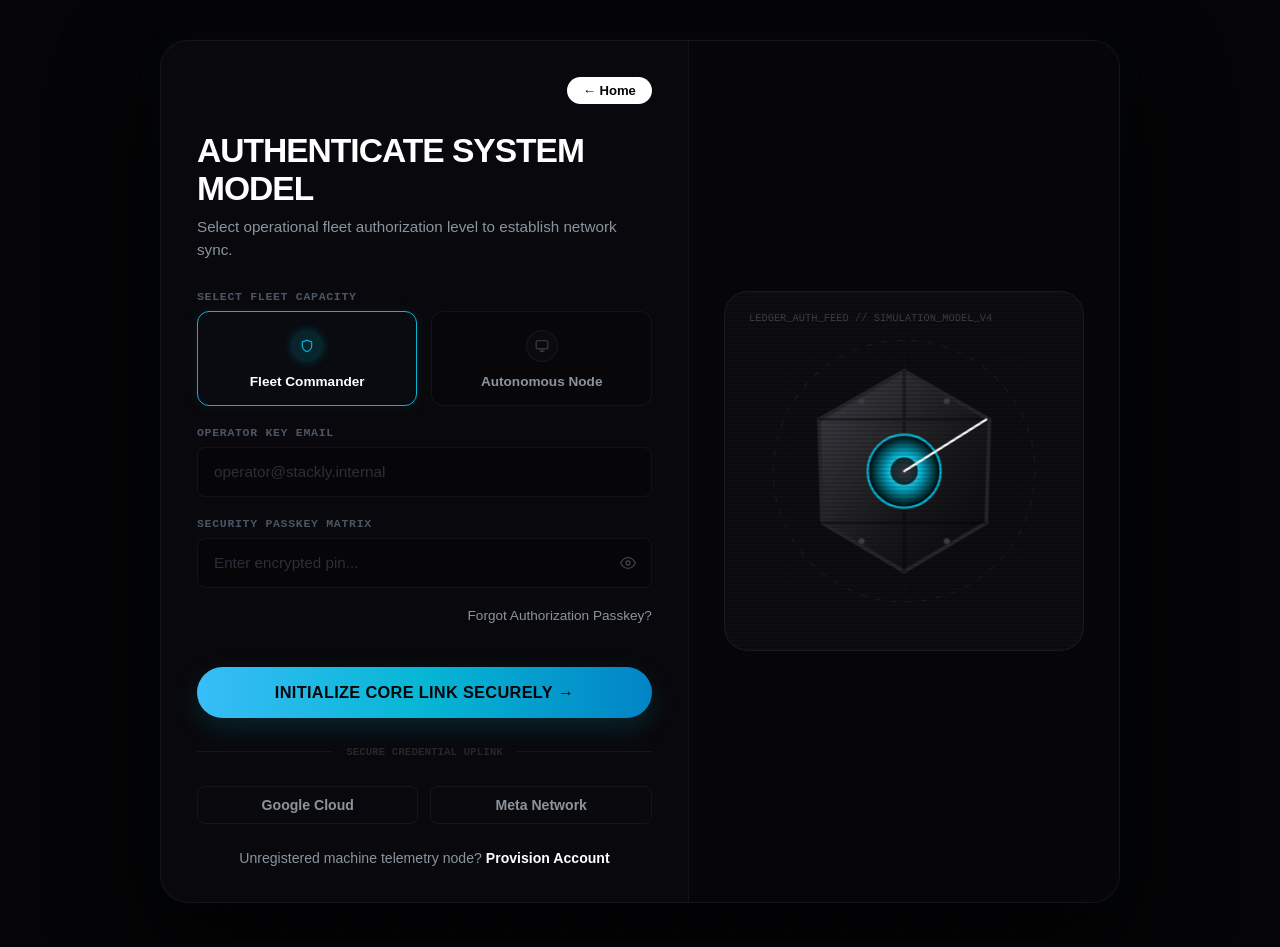
<file: login.html>
<!DOCTYPE html>
<html lang="en">
<head>
    <meta charset="UTF-8">
    <meta name="viewport" content="width=device-width, initial-scale=1.0">
    <title>Stackly Platform // Secure Fleet Authentication</title>
    <link rel="stylesheet" href="style.css">
</head>
<body class="auth-system-body">

    <!-- Cinematic Full-Bleed Spatial Background Matrix -->
    <div class="system-spatial-matrix-grid"></div>
    <div class="system-hero-dimmer-shield"></div>

    <!-- FULLY RESYNCED SPLIT-CANVAS CARD MODEL HARNESS -->
    <main class="secure-auth-card-model">
        
        <!-- LEFT REGION: High-Density Input Console Workspace -->
        <section class="auth-card-form-wing">
            
            <!-- Floating Back-Home Route Capsule -->
            <div class="home-navigation-row">
                <a href="index.html" class="back-home-pill-btn">← Home</a>
            </div>

            <!-- Section Main Header Layer -->
            <div class="auth-header-block">
                <h1 class="auth-main-title">AUTHENTICATE SYSTEM MODEL</h1>
                <p class="auth-subtext-desc">Select operational fleet authorization level to establish network sync.</p>
            </div>

            <!-- Interactive Form Payload Harness -->
            <form class="bionic-auth-form" id="stacklyLoginForm" novalidate>
                
                <!-- 1. ROBOTICS FLEET DEPLOYMENT AUTHORIZATION LEVELS GRIDS MATRIX -->
                <div class="form-input-group">
                    <span class="hud-field-label">SELECT FLEET CAPACITY</span>
                    <div class="role-selection-grid">
                        
                        <!-- Option A: Fleet Commander (Previous Studio Partner Core Reset) -->
                        <div class="role-select-card option-active" data-role="commander" id="rolePartnerCard">
                            <div class="role-icon-orb-wrapper">
                                <div class="role-icon-orb cyan-glow">
                                    <svg viewBox="0 0 24 24" fill="none" stroke="currentColor" stroke-width="2"><path d="M12 22s8-4 8-10V5l-8-3-8 3v7c0 6 8 10 8 10z"/></svg>
                                </div>
                            </div>
                            <span class="role-title-text">Fleet Commander</span>
                        </div>

                        <!-- Option B: Autonomous Node (Previous Corporate Client Core Reset) -->
                        <div class="role-select-card" data-role="node" id="roleClientCard">
                            <div class="role-icon-orb-wrapper">
                                <div class="role-icon-orb gray-dim">
                                    <svg viewBox="0 0 24 24" fill="none" stroke="currentColor" stroke-width="2"><rect x="2" y="3" width="20" height="14" rx="2" ry="2"/><line x1="8" y1="21" x2="16" y2="21"/><line x1="12" y1="17" x2="12" y2="21"/></svg>
                                </div>
                            </div>
                            <span class="role-title-text">Autonomous Node</span>
                        </div>

                    </div>
                </div>

                <!-- 2. EMAIL ADDRESS NETWORK ENTRY -->
                <div class="form-input-group">
                    <label for="authEmailField">OPERATOR KEY EMAIL</label>
                    <input type="email" class="console-input-node" id="authEmailField" placeholder="operator@stackly.internal" required>
                </div>

                <!-- 3. SECURITY KEY INPUT COMPONENT -->
                <div class="form-input-group">
                    <label for="authPasswordField">SECURITY PASSKEY MATRIX</label>
                    <div class="password-node-wrapper">
                        <input type="password" class="console-input-node" id="authPasswordField" placeholder="Enter encrypted pin..." required>
                        <button type="button" class="password-visibility-toggle" id="passwordToggleBtn" aria-label="Toggle Password Visibility">
                            <svg class="svg-eye-icon" viewBox="0 0 24 24" fill="none" stroke="currentColor" stroke-width="2"><path d="M1 12s4-8 11-8 11 8 11 8-4 8-11 8-11-8-11-8z"/><circle cx="12" cy="12" r="3"/></svg>
                        </button>
                    </div>
                </div>

                <!-- Forgot Password Route Link -->
                <div class="forgot-password-row">
                    <a href="404.html" class="forgot-password-link">Forgot Authorization Passkey?</a>
                </div>

                <!-- Diagnostic Feedback Validation Prompt Alert Output Box -->
                <div class="auth-diagnostic-feedback" id="authAlertBox"></div>

                <!-- Transmit Secure Log In Action Trigger Button -->
                <div class="form-submit-row">
                    <button type="submit" class="transmission-dispatch-btn">
                        <span class="btn-text-content">INITIALIZE CORE LINK SECURELY →</span>
                    </button>
                </div>

                <!-- 4. THIRD-PARTY COMPUTATIONAL PROVIDERS SECURE LINKS -->
                <div class="oauth-divider-block">
                    <span class="divider-label">SECURE CREDENTIAL UPLINK</span>
                </div>

                <div class="oauth-buttons-row">
                    <a href="404.html" class="spatial-oauth-btn">Google Cloud</a>
                    <a href="404.html" class="spatial-oauth-btn">Meta Network</a>
                </div>

                <!-- Bottom Registration Footnote Route Link -->
                <div class="registration-footnote">
                    <p>Unregistered machine telemetry node? <a href="signup.html" class="create-account-link">Provision Account</a></p>
                </div>

            </form>
        </section>

        <!-- RIGHT REGION: Hardware Accelerated 2.5D Isometric Rotating Radar Grid -->
        <section class="auth-card-visual-wing">
            <div class="cinematic-core-window">
                <span class="core-telemetry-stamp">LEDGER_AUTH_FEED // SIMULATION_MODEL_V4</span>
                
                <svg class="quantum-core-matrix-vector" viewBox="0 0 200 200" xmlns="http://w3.org">
                    <defs>
                        <linearGradient id="armorMetalShade" x1="0%" y1="0%" x2="100%" y2="100%">
                            <stop offset="0%" stop-color="#3f3f46"/>
                            <stop offset="60%" stop-color="#18181b"/>
                            <stop offset="100%" stop-color="#09090b"/>
                        </linearGradient>
                        <radialGradient id="processorLaserGlow" cx="50%" cy="50%" r="50%">
                            <stop offset="0%" stop-color="#ffffff"/>
                            <stop offset="45%" stop-color="#06b6d4"/>
                            <stop offset="100%" stop-color="#000000"/>
                        </radialGradient>
                    </defs>
                    <circle cx="100" cy="100" r="86" fill="none" stroke="#1c1c1f" stroke-width="0.75" stroke-dasharray="4 6"/>
                    <rect x="25" y="25" width="150" height="150" fill="none" stroke="#141416" stroke-width="0.5" stroke-dasharray="2 4"/>
                    <line x1="100" y1="10" x2="100" y2="190" stroke="#1c1c1f" stroke-width="0.5" stroke-dasharray="2 2"/>
                    <g class="chassis-float-core">
                        <polygon points="100,34 156,66 154,134 100,166 46,134 44,66" fill="url(#armorMetalShade)" stroke="#27272a" stroke-width="2.5"/>
                        <path d="M100 34 V166 M44 66 H156 M44 134 H154" stroke="#050507" stroke-width="2" opacity="0.4"/>
                        <circle cx="72" cy="54" r="2" fill="#3f3f46"/>
                        <circle cx="128" cy="54" r="2" fill="#3f3f46"/>
                        <circle cx="72" cy="146" r="2" fill="#3f3f46"/>
                        <circle cx="128" cy="146" r="2" fill="#3f3f46"/>
                        <circle cx="100" cy="100" r="24" fill="url(#processorLaserGlow)" class="lens-glow-core-pulse" stroke="#06b6d4" stroke-width="1.5"/>
                        <circle cx="100" cy="100" r="9" fill="#050507" opacity="0.8"/>
                        <line x1="100" y1="100" x2="154" y2="66" stroke="#ffffff" stroke-width="1.5" stroke-linecap="round" class="radar-scanline-actuator"/>
                    </g>
                </svg>

                <div class="crt-scanline-matrix"></div>
            </div>
        </section>

    </main>

<style>
    /* ==========================================================================
   SPATIAL CARD MODEL AUTH ARENA (Enhanced Font Scales & Tight Boundaries)
   ========================================================================== */
:root {
    --bg-universe-pitch: #050507;
    --surface-card-solid: #0d0d12;
    --surface-glass-hud: rgba(255, 255, 255, 0.02);
    --text-pure-white: #ffffff;
    --text-muted-gray: #8b949e;
    --border-premium: rgba(255, 255, 255, 0.05);
    --border-active-cyan: #06b6d4;
    --font-display-stack: -apple-system, BlinkMacSystemFont, "SF Pro Display", "Segoe UI", Roboto, sans-serif;
}

* { box-sizing: border-box; margin: 0; padding: 0; }

.auth-system-body {
    background-color: var(--bg-universe-pitch);
    font-family: var(--font-display-stack);
    min-height: 100vh;
    display: flex;
    justify-content: center;
    align-items: center;
    padding: 40px 4%;
    position: relative;
    overflow-x: hidden;
}

/* Background Cosmic Blending Matrix Shaders */
.system-hero-dimmer-shield { position: absolute; inset: 0; background: radial-gradient(circle at 50% 50%, rgba(5,5,7,0.4) 0%, rgba(5,5,7,0.95) 100%); z-index: 2; pointer-events: none; }
.system-spatial-matrix-grid { position: absolute; inset: 0; background-image: linear-gradient(to right, #101014 1px, transparent 1px), linear-gradient(to bottom, #101014 1px, transparent 1px); background-size: 56px 56px; opacity: 0.6; z-index: 1; pointer-events: none; }

/* ==========================================================================
   CENTRALIZED TWIN-COLUMN CARD MODEL ENCLOSURE
   ========================================================================== */
.secure-auth-card-model {
    position: relative;
    z-index: 10;
    width: 100%;
    max-width: 960px; /* Locked premium bento card model layout threshold width bounds */
    background-color: #09090d;
    border: 1px solid var(--border-premium);
    border-radius: 28px;
    display: grid;
    grid-template-columns: 1.1fr 0.9fr;
    box-shadow: 0 40px 100px rgba(0, 0, 0, 0.8), 0 0 40px rgba(6, 182, 212, 0.03);
    overflow: hidden;
}

/* Left Form Section Window Gutters */
.auth-card-form-wing {
    padding: 44px 48px;
    display: flex;
    flex-direction: column;
    gap: 28px;
}

.home-navigation-row { width: 100%; display: flex; justify-content: flex-end; }
.back-home-pill-btn {
    padding: 6px 16px; background-color: var(--text-pure-white); color: var(--bg-universe-pitch);
    font-size: 0.82rem; font-weight: 700; text-decoration: none; border-radius: 100px; transition: transform 0.2s;
}
.back-home-pill-btn:hover { transform: translateY(-2px); }

.auth-header-block { display: flex; flex-direction: column; gap: 8px; }
.auth-main-title { font-size: 2.1rem; font-weight: 900; letter-spacing: -0.03em; color: var(--text-pure-white); }
.auth-subtext-desc { font-size: 0.95rem; color: var(--text-muted-gray); line-height: 1.5; }

.bionic-auth-form { display: flex; flex-direction: column; gap: 20px; }
.form-input-group { display: flex; flex-direction: column; gap: 8px; }

.hud-field-label, .form-input-group label {
    font-family: monospace; font-size: 0.72rem; font-weight: 700; color: #4b5563; letter-spacing: 0.06em;
}

/* ==========================================================================
   ENHANCED CHASSIS ROLE SELECTION BUTTON CARDS
   ========================================================================== */
.role-selection-grid { display: grid; grid-template-columns: repeat(2, 1fr); gap: 14px; width: 100%; }

.role-select-card {
    background-color: rgba(5, 5, 7, 0.4);
    border: 1px solid var(--border-premium);
    border-radius: 12px;
    padding: 16px 12px;
    display: flex;
    flex-direction: column;
    align-items: center;
    gap: 10px;
    cursor: pointer;
    transition: all 0.3s cubic-bezier(0.16, 1, 0.3, 1);
}

.role-icon-orb-wrapper { width: 36px; height: 36px; display: flex; justify-content: center; align-items: center; }
.role-icon-orb { width: 32px; height: 32px; border-radius: 50%; display: flex; justify-content: center; align-items: center; transition: all 0.3s; }
.role-icon-orb svg { width: 14px; height: 14px; }

.cyan-glow { background-color: rgba(6, 182, 212, 0.15); color: var(--border-active-cyan); box-shadow: 0 0 10px rgba(6, 182, 212, 0.25); }
.gray-dim { background-color: rgba(255, 255, 255, 0.02); color: #3f3f46; border: 1px solid var(--border-premium); }

.role-title-text { font-size: 0.85rem; font-weight: 600; color: var(--text-muted-gray); }

.role-select-card:hover { border-color: rgba(255,255,255,0.1); background-color: rgba(255,255,255,0.01); }
.role-select-card:hover .role-title-text { color: var(--text-pure-white); }

.role-select-card.option-active { border-color: var(--border-active-cyan); box-shadow: 0 0 12px rgba(6, 182, 212, 0.08); background-color: rgba(6, 182, 212, 0.01); }
.role-select-card.option-active .role-title-text { color: var(--text-pure-white); }

/* ==========================================================================
   ENHANCED INPUT BOX TYPOGRAPHY SIZES (Font Size Boosted)
   ========================================================================== */
.console-input-node {
    width: 100%;
    background-color: rgba(5, 5, 7, 0.5);
    border: 1px solid var(--border-premium);
    border-radius: 8px;
    padding: 14px 16px;
    color: var(--text-pure-white);
    font-size: 1.05rem; /* ENHANCED: Boosted input font diameter metrics */
    font-family: var(--font-display-stack);
    outline: none;
    transition: border-color 0.3s, box-shadow 0.3s;
}
.console-input-node::placeholder { color: #2e2e38; font-size: 0.95rem; }
.console-input-node:focus { border-color: var(--border-active-cyan); box-shadow: 0 0 14px rgba(6, 182, 212, 0.12); }

.password-node-wrapper { position: relative; width: 100%; }
.password-visibility-toggle {
    position: absolute; right: 16px; top: 50%; transform: translateY(-50%);
    background: transparent; border: none; outline: none; color: #3f3f46; cursor: pointer;
}
.password-visibility-toggle:hover { color: var(--text-pure-white); }
.svg-eye-icon { width: 16px; height: 16px; display: block; }

.forgot-password-row { width: 100%; display: flex; justify-content: flex-end; }
.forgot-password-link { font-size: 0.85rem; color: var(--text-muted-gray); text-decoration: none; }
.forgot-password-link:hover { color: var(--text-pure-white); }

.auth-diagnostic-feedback { font-family: monospace; font-size: 0.8rem; font-weight: 700; color: #ef4444; opacity: 0; visibility: hidden; transition: all 0.3s ease; }
.auth-diagnostic-feedback.active-alert { opacity: 1; visibility: visible; }

/* Enhanced Gradient Action Trigger Button */
.form-submit-row { width: 100%; margin-top: 4px; }
.transmission-dispatch-btn {
    width: 100%; padding: 16px; border-radius: 100px; border: none; outline: none; cursor: pointer;
    font-family: var(--font-display-stack); font-size: 1.02rem; font-weight: 700; letter-spacing: 0.02em; /* ENHANCED button metrics text scale */
    background: linear-gradient(90deg, #38bdf8 0%, #06b6d4 50%, #0284c7 100%); color: var(--bg-universe-pitch);
    box-shadow: 0 10px 25px rgba(6, 182, 212, 0.15); transition: transform 0.1s, box-shadow 0.3s;
}
.transmission-dispatch-btn:hover { transform: translateY(-2px); box-shadow: 0 15px 30px rgba(6, 182, 212, 0.35); }

/* OAUTH DIVIDERS INFRASTRUCTURE */
.oauth-divider-block { width: 100%; display: flex; align-items: center; text-align: center; margin: 8px 0; }
.oauth-divider-block::before, .oauth-divider-block::after { content: ''; flex: 1; border-bottom: 1px solid var(--border-premium); }
.divider-label { padding: 0 14px; font-family: monospace; font-size: 0.68rem; color: #27272a; font-weight: 700; }

.oauth-buttons-row { display: flex; gap: 12px; width: 100%; }
.spatial-oauth-btn {
    flex: 1; background-color: transparent; border: 1px solid var(--border-premium); border-radius: 8px;
    padding: 10px; font-size: 0.88rem; font-weight: 600; color: var(--text-muted-gray); text-decoration: none; text-align: center; transition: all 0.25s;
}
.spatial-oauth-btn:hover { color: var(--text-pure-white); border-color: rgba(255,255,255,0.1); background-color: rgba(255,255,255,0.01); }

.registration-footnote { width: 100%; text-align: center; margin-top: 6px; font-size: 0.88rem; color: var(--text-muted-gray); }
.create-account-link { color: var(--text-pure-white); text-decoration: none; font-weight: 600; }

/* ==========================================================================
   RIGHT CARD WING: IMMERSIVE ROBOTICS SCHEMATIC INTEGRATION
   ========================================================================== */
.auth-card-visual-wing {
    background-color: #060609;
    border-left: 1px solid var(--border-premium);
    display: flex;
    justify-content: center;
    align-items: center;
    padding: 32px;
}

.cinematic-core-window {
    position: relative; width: 100%; max-width: 360px; aspect-ratio: 1 / 1;
    background-color: var(--surface-card-solid); border: 1px solid var(--border-premium);
    border-radius: 24px; display: flex; justify-content: center; align-items: center; overflow: hidden;
}

.quantum-core-matrix-vector { width: 85%; height: auto; z-index: 10; }
.chassis-float-core { transform-origin: 100px 100px; animation: spatialChassisFloatOsc 6s ease-in-out infinite; will-change: transform; }
.lens-glow-core-pulse { animation: centralOpticCorePulse 3s ease-in-out infinite; transform-origin: 100px 100px; }
.radar-scanline-actuator { transform-origin: 100px 100px; animation: radarSweepSpin 4s linear infinite; will-change: transform; }

@keyframes spatialChassisFloatOsc { 0%, 100% { transform: translateY(0px) scale(1); } 50% { transform: translateY(-10px) scale(1.01); } }
@keyframes radarSweepSpin { 0% { transform: rotate(0deg); opacity: 0.15; } 50% { opacity: 0.7; } 100% { transform: rotate(360deg); opacity: 0.15; } }

@keyframes centralOpticCorePulse { 0%, 100% { opacity: 0.6; filter: drop-shadow(0 0 1px var(--border-active-cyan)); } 50% { opacity: 1; filter: drop-shadow(0 0 12px var(--border-active-cyan)); } }.core-telemetry-stamp { position: absolute; top: 20px; left: 24px; font-family: monospace; font-size: 0.65rem; color: #3f3f46; }.crt-scanline-matrix { position: absolute; inset: 0; background: linear-gradient(rgba(18, 16, 16, 0) 50%, rgba(0, 0, 0, 0.12) 50%); background-size: 100% 4px; pointer-events: none; z-index: 15; }/* ==========================================================================DYNAMIC MULTI-BREAKPOINT RESPONSIVE OVERRIDES========================================================================== /@media (max-width: 912px) {.secure-auth-card-model { grid-template-columns: 1fr; max-width: 520px; }.auth-card-visual-wing { display: none; } / Hide technical graphic panel seamlessly when card folds vertically */.auth-card-form-wing { padding: 36px; }}@media (max-width: 480px) {.auth-system-body { padding: 16px 3%; }.auth-card-form-wing { padding: 24px; gap: 20px; }.auth-main-title { font-size: 1.75rem; }}

</style>

<script>
    document.addEventListener('DOMContentLoaded', () => {

    // 1. FLEET OPERATIONAL CAPACITY SELECTOR PIPELINE
    const commanderCard = document.getElementById('rolePartnerCard');
    const autonomousNodeCard = document.getElementById('roleClientCard');
    let selectedDashboardRole = "commander"; 

    function toggleOperationalRoleSelection(activeCard, inactiveCard, targetRoleValue) {
        activeCard.classList.add('option-active');
        inactiveCard.classList.remove('option-active');
        
        activeCard.querySelector('.role-icon-orb').className = "role-icon-orb cyan-glow";
        inactiveCard.querySelector('.role-icon-orb').className = "role-icon-orb gray-dim";
        
        selectedDashboardRole = targetRoleValue;
    }

    if (commanderCard && autonomousNodeCard) {
        commanderCard.addEventListener('click', () => toggleOperationalRoleSelection(commanderCard, autonomousNodeCard, "commander"));
        autonomousNodeCard.addEventListener('click', () => toggleOperationalRoleSelection(autonomousNodeCard, commanderCard, "node"));
    }


    // 2. PASSWORD FIELD INPUT VISIBILITY OVERRIDE
    const passwordToggleBtn = document.getElementById('passwordToggleBtn');
    const passwordField = document.getElementById('authPasswordField');

    if (passwordToggleBtn && passwordField) {
        passwordToggleBtn.addEventListener('click', () => {
            const currentFieldType = passwordField.getAttribute('type');
            if (currentFieldType === 'password') {
                passwordField.setAttribute('type', 'text');
                passwordToggleBtn.style.color = "var(--border-active-cyan)";
            } else {
                passwordField.setAttribute('type', 'password');
                passwordToggleBtn.style.color = "";
            }
        });
    }


    // 3. REGISTRATION VALIDATION MODULE & USERNAME LOCALSTORAGE PARSER
    const loginForm = document.getElementById('stacklyLoginForm');
    const emailField = document.getElementById('authEmailField');
    const authAlertBox = document.getElementById('authAlertBox');

    if (loginForm && emailField && passwordField && authAlertBox) {
        loginForm.addEventListener('submit', (event) => {
            event.preventDefault(); 

            const rawEmailValue = emailField.value.trim();
            const rawPasswordValue = passwordField.value.trim();

            if (rawEmailValue === "" || rawPasswordValue === "") {
                authAlertBox.innerText = "Authentication Failure: Please fill in all system entry security fields.";
                authAlertBox.classList.add('active-alert');
                
                if (rawEmailValue === "") fillErrorAlert(emailField);
                if (rawPasswordValue === "") fillErrorAlert(passwordField);
                return;
            }

            function fillErrorAlert(nodeElement) {
                nodeElement.style.borderColor = "#ef4444";
                nodeElement.style.boxShadow = "0 0 10px rgba(239, 68, 68, 0.15)";
            }

            // Extract Username Handle from email string context
            const usernamePayloadSegment = rawEmailValue.split('@')[0];
            
            localStorage.setItem('stacklyUserSessionName', usernamePayloadSegment);
            localStorage.setItem('stacklyActiveDashboardRole', selectedDashboardRole);

            authAlertBox.classList.remove('active-alert');
            emailField.style.style = "";
            passwordField.style.style = "";

            // Custom Dynamic Redirect Routing Based on Selection Capacity State
            if (selectedDashboardRole === "commander") {
                window.location.href = "partner-dashboard.html"; // Routes Commander profile context
            } else {
                window.location.href = "client-dashboard.html";      // Routes Autonomous Node profile context
            }
        });

        // Drop warning borders on keydown updates inputs passes
        emailField.addEventListener('input', () => { resetInputStatus(emailField); });
        passwordField.addEventListener('input', () => { resetInputStatus(passwordField); });
        
        function resetInputStatus(nodeElement) {
            nodeElement.style.borderColor = "";
            nodeElement.style.boxShadow = "";
            authAlertBox.classList.remove('active-alert');
        }
    }

});
</script>
</body>
</html>
</file>
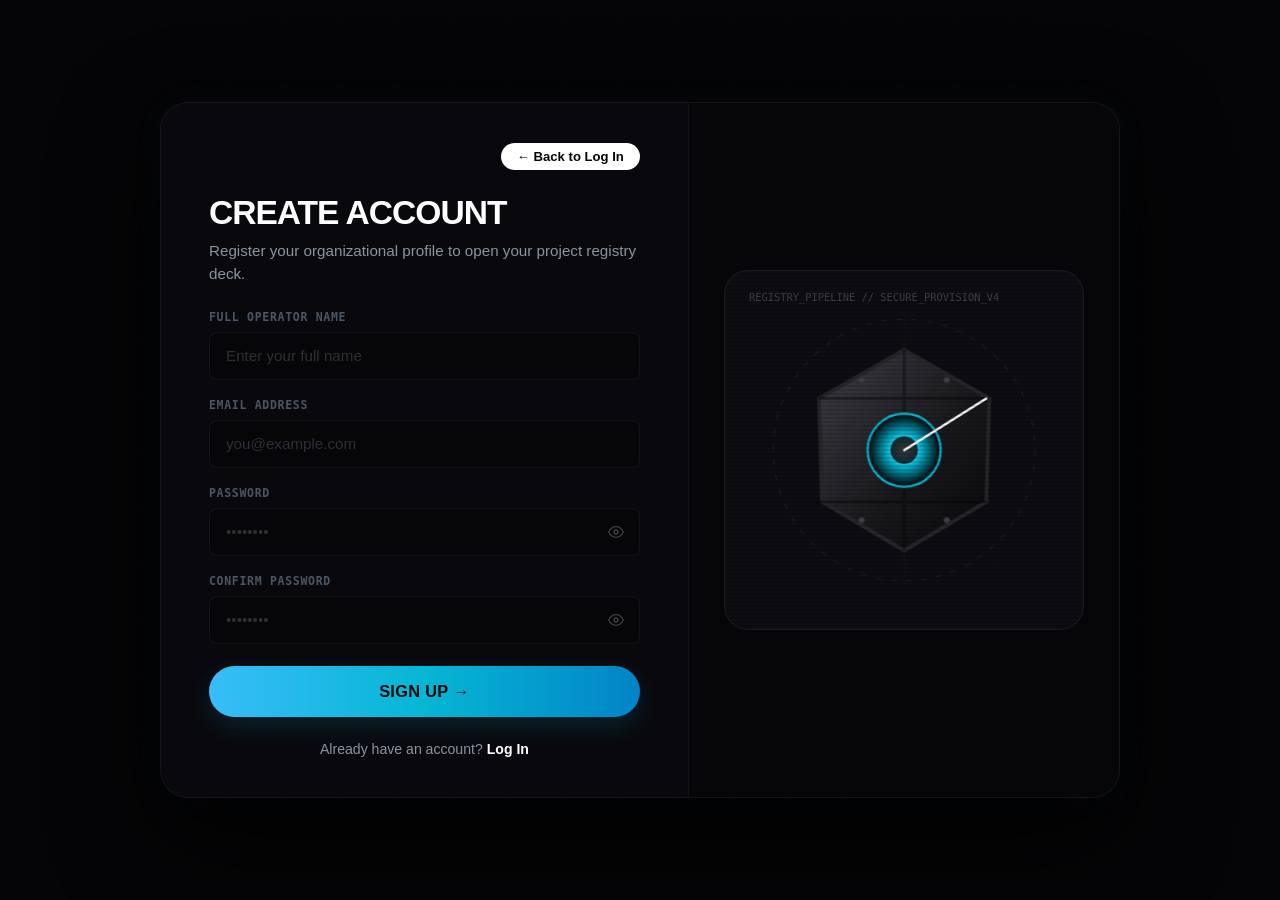
<file: signup.html>
<!DOCTYPE html>
<html lang="en">
<head>
    <meta charset="UTF-8">
    <meta name="viewport" content="width=device-width, initial-scale=1.0">
    <title>Stackly Platform // Provision Node Account</title>
    <link rel="stylesheet" href="style.css">
</head>
<body class="auth-system-body">

    <!-- Cosmic Background Shaders Matrix Layers -->
    <div class="system-spatial-matrix-grid"></div>
    <div class="system-hero-dimmer-shield"></div>

    <!-- CENTRALIZED STACKLY REGISTER CARD MODEL HARNESS -->
    <main class="secure-auth-card-model">
        
        <!-- LEFT REGION: Registration Fields Console Workspace -->
        <section class="auth-card-form-wing">
            
            <!-- Floating Back-To-Login Trigger Route Capsule -->
            <div class="home-navigation-row">
                <a href="login.html" class="back-home-pill-btn">← Back to Log In</a>
            </div>

            <!-- Section Main Header Layer -->
            <div class="auth-header-block">
                <h1 class="auth-main-title">CREATE ACCOUNT</h1>
                <p class="auth-subtext-desc">Register your organizational profile to open your project registry deck.</p>
            </div>

            <!-- Interactive Form Registration Harness -->
            <form class="bionic-auth-form" id="stacklySignupForm" novalidate>
                
                
                <div class="form-input-group">
                    <label for="regFullNameField">FULL OPERATOR NAME</label>
                    <input type="text" class="console-input-node" id="regFullNameField" placeholder="Enter your full name" required>
                </div>

                <!-- Input 2: Core Key Email Address Routing -->
                <div class="form-input-group">
                    <label for="regEmailField">EMAIL ADDRESS</label>
                    <input type="email" class="console-input-node" id="regEmailField" placeholder="you@example.com" required>
                </div>

                <!-- Input 3: Primary Security Passkey -->
                <div class="form-input-group">
                    <label for="regPasswordField">PASSWORD</label>
                    <div class="password-node-wrapper">
                        <input type="password" class="console-input-node" id="regPasswordField" placeholder="••••••••" required>
                        <button type="button" class="password-visibility-toggle toggle-visibility-btn" aria-label="Toggle Password Visibility">
                            <svg class="svg-eye-icon" viewBox="0 0 24 24" fill="none" stroke="currentColor" stroke-width="2"><path d="M1 12s4-8 11-8 11 8 11 8-4 8-11 8-11-8-11-8z"/><circle cx="12" cy="12" r="3"/></svg>
                        </button>
                    </div>
                </div>

                <!-- Input 4: Secondary Security Passkey Validation Verification -->
                <div class="form-input-group">
                    <label for="regConfirmPasswordField">CONFIRM PASSWORD</label>
                    <div class="password-node-wrapper">
                        <input type="password" class="console-input-node" id="regConfirmPasswordField" placeholder="••••••••" required>
                        <button type="button" class="password-visibility-toggle toggle-visibility-btn" aria-label="Toggle Confirm Password Visibility">
                            <svg class="svg-eye-icon" viewBox="0 0 24 24" fill="none" stroke="currentColor" stroke-width="2"><path d="M1 12s4-8 11-8 11 8 11 8-4 8-11 8-11-8-11-8z"/><circle cx="12" cy="12" r="3"/></svg>
                        </button>
                    </div>
                </div>

                <!-- Diagnostic Notification Alerts Center Overlay Block -->
                <div class="auth-diagnostic-feedback" id="signupAlertBox"></div>

                <!-- Transmit Account Account Creation Dispatch Button Trigger -->
                <div class="form-submit-row">
                    <button type="submit" class="transmission-dispatch-btn" id="submitDispatchBtn">
                        <span class="btn-text-content">SIGN UP →</span>
                    </button>
                </div>

                <!-- Bottom Footer Footnote Navigation Route Link -->
                <div class="registration-footnote">
                    <p>Already have an account? <a href="login.html" class="create-account-link">Log In</a></p>
                </div>

            </form>
        </section>

        <!-- RIGHT REGION: Symmetrical Hardware Circuit Vector Overlay Blueprint Backplate -->
        <section class="auth-card-visual-wing">
            <div class="cinematic-core-window">
                <span class="core-telemetry-stamp">REGISTRY_PIPELINE // SECURE_PROVISION_V4</span>
                
                <svg class="quantum-core-matrix-vector" viewBox="0 0 200 200" xmlns="http://w3.org">
                    <defs>
                        <linearGradient id="armorMetalShade" x1="0%" y1="0%" x2="100%" y2="100%">
                            <stop offset="0%" stop-color="#3f3f46"/>
                            <stop offset="60%" stop-color="#18181b"/>
                            <stop offset="100%" stop-color="#09090b"/>
                        </linearGradient>
                        <radialGradient id="processorLaserGlow" cx="50%" cy="50%" r="50%">
                            <stop offset="0%" stop-color="#ffffff"/>
                            <stop offset="45%" stop-color="#06b6d4"/>
                            <stop offset="100%" stop-color="#000000"/>
                        </radialGradient>
                    </defs>
                    <circle cx="100" cy="100" r="86" fill="none" stroke="#1c1c1f" stroke-width="0.75" stroke-dasharray="4 6"/>
                    <rect x="25" y="25" width="150" height="150" fill="none" stroke="#141416" stroke-width="0.5" stroke-dasharray="2 4"/>
                    <line x1="100" y1="10" x2="100" y2="190" stroke="#1c1c1f" stroke-width="0.5" stroke-dasharray="2 2"/>
                    <g class="chassis-float-core">
                        <polygon points="100,34 156,66 154,134 100,166 46,134 44,66" fill="url(#armorMetalShade)" stroke="#27272a" stroke-width="2.5"/>
                        <path d="M100 34 V166 M44 66 H156 M44 134 H154" stroke="#050507" stroke-width="2" opacity="0.4"/>
                        <circle cx="72" cy="54" r="2" fill="#3f3f46"/>
                        <circle cx="128" cy="54" r="2" fill="#3f3f46"/>
                        <circle cx="72" cy="146" r="2" fill="#3f3f46"/>
                        <circle cx="128" cy="146" r="2" fill="#3f3f46"/>
                        <circle cx="100" cy="100" r="24" fill="url(#processorLaserGlow)" class="lens-glow-core-pulse" stroke="#06b6d4" stroke-width="1.5"/>
                        <circle cx="100" cy="100" r="9" fill="#050507" opacity="0.8"/>
                        <line x1="100" y1="100" x2="154" y2="66" stroke="#ffffff" stroke-width="1.5" stroke-linecap="round" class="radar-scanline-actuator"/>
                    </g>
                </svg>

                <div class="crt-scanline-matrix"></div>
            </div>
        </section>

    </main>

<style>
    /* ==========================================================================
   SPATIAL CARD MODEL REGISTRATION (Enhanced Legibility & Proportions)
   ========================================================================== */
:root {
    --bg-universe-pitch: #050507;
    --surface-card-solid: #0d0d12;
    --text-pure-white: #ffffff;
    --text-muted-gray: #8b949e;
    --border-premium: rgba(255, 255, 255, 0.05);
    --border-active-cyan: #06b6d4;
    --font-display-stack: -apple-system, BlinkMacSystemFont, "SF Pro Display", "Segoe UI", Roboto, sans-serif;
}

* { box-sizing: border-box; margin: 0; padding: 0; }

.auth-system-body {
    background-color: var(--bg-universe-pitch);
    font-family: var(--font-display-stack);
    min-height: 100vh;
    display: flex;
    justify-content: center;
    align-items: center;
    padding: 40px 4%;
    position: relative;
    overflow-x: hidden;
}

.system-hero-dimmer-shield { position: absolute; inset: 0; background: radial-gradient(circle at 50% 50%, rgba(5,5,7,0.4) 0%, rgba(5,5,7,0.95) 100%); z-index: 2; pointer-events: none; }
.system-spatial-matrix-grid { position: absolute; inset: 0; background-image: linear-gradient(to right, #101014 1px, transparent 1px), linear-gradient(to bottom, #101014 1px, transparent 1px); background-size: 56px 56px; opacity: 0.6; z-index: 1; pointer-events: none; }

/* Central Twin-Column Enclosure Blueprint matching login exactly */
.secure-auth-card-model {
    position: relative;
    z-index: 10;
    width: 100%;
    max-width: 960px;
    background-color: #09090d;
    border: 1px solid var(--border-premium);
    border-radius: 28px;
    display: grid;
    grid-template-columns: 1.1fr 0.9fr;
    box-shadow: 0 40px 100px rgba(0, 0, 0, 0.8), 0 0 40px rgba(6, 182, 212, 0.03);
    overflow: hidden;
}

.auth-card-form-wing {
    padding: 40px 48px;
    display: flex;
    flex-direction: column;
    gap: 24px;
}

.home-navigation-row { width: 100%; display: flex; justify-content: flex-end; }
.back-home-pill-btn {
    padding: 6px 16px; background-color: var(--text-pure-white); color: var(--bg-universe-pitch);
    font-size: 0.82rem; font-weight: 700; text-decoration: none; border-radius: 100px; transition: transform 0.2s;
}
.back-home-pill-btn:hover { transform: translateY(-2px); }

.auth-header-block { display: flex; flex-direction: column; gap: 8px; }
.auth-main-title { font-size: 2.1rem; font-weight: 900; letter-spacing: -0.03em; color: var(--text-pure-white); text-transform: uppercase; }
.auth-subtext-desc { font-size: 0.95rem; color: var(--text-muted-gray); line-height: 1.5; }

.bionic-auth-form { display: flex; flex-direction: column; gap: 18px; }
.form-input-group { display: flex; flex-direction: column; gap: 8px; }

.form-input-group label {
    font-family: monospace; font-size: 0.72rem; font-weight: 700; color: #4b5563; letter-spacing: 0.06em;
}

/* Enhanced Font Scales for Inputs Fields */
.console-input-node {
    width: 100%;
    background-color: rgba(5, 5, 7, 0.5);
    border: 1px solid var(--border-premium);
    border-radius: 8px;
    padding: 13px 16px;
    color: var(--text-pure-white);
    font-size: 1.05rem; /* Locked uniform text dimension boost parameter */
    font-family: var(--font-display-stack);
    outline: none;
    transition: border-color 0.3s, box-shadow 0.3s;
}
.console-input-node::placeholder { color: #2e2e38; font-size: 0.95rem; }
.console-input-node:focus { border-color: var(--border-active-cyan); box-shadow: 0 0 14px rgba(6, 182, 212, 0.12); }

.password-node-wrapper { position: relative; width: 100%; }
.password-visibility-toggle {
    position: absolute; right: 16px; top: 50%; transform: translateY(-50%);
    background: transparent; border: none; outline: none; color: #3f3f46; cursor: pointer;
}
.password-visibility-toggle:hover { color: var(--text-pure-white); }
.svg-eye-icon { width: 16px; height: 16px; display: block; }

/* Interactive Diagnostic Notification Feedback Container Layout */
.auth-diagnostic-feedback {
    font-family: monospace; font-size: 0.8rem; font-weight: 700;
    padding: 10px 14px; border-radius: 8px; display: none; width: 100%;
}
/* Alternating semantic verification color palettes rules mapping */
.auth-diagnostic-feedback.error-triggered { display: block; color: #ef4444; background: rgba(239, 68, 68, 0.04); border: 1px solid rgba(239, 68, 68, 0.15); }
.auth-diagnostic-feedback.success-triggered { display: block; color: #a3e635; background: rgba(163, 230, 53, 0.04); border: 1px solid rgba(163, 230, 53, 0.15); text-shadow: 0 0 4px rgba(163, 230, 53, 0.2); }

/* Premium Full-Width Action Trigger Dispatch Button */
.form-submit-row { width: 100%; margin-top: 4px; }
.transmission-dispatch-btn {
    width: 100%; padding: 16px; border-radius: 100px; border: none; outline: none; cursor: pointer;
    font-family: var(--font-display-stack); font-size: 1.02rem; font-weight: 700; letter-spacing: 0.02em;
    background: linear-gradient(90deg, #38bdf8 0%, #06b6d4 50%, #0284c7 100%); color: var(--bg-universe-pitch);
    box-shadow: 0 10px 25px rgba(6, 182, 212, 0.15); transition: transform 0.1s, box-shadow 0.3s;
}
.transmission-dispatch-btn:hover { transform: translateY(-2px); box-shadow: 0 15px 30px rgba(6, 182, 212, 0.35); }

.registration-footnote { width: 100%; text-align: center; margin-top: 6px; font-size: 0.88rem; color: var(--text-muted-gray); }
.create-account-link { color: var(--text-pure-white); text-decoration: none; font-weight: 600; }

/* Right Wing Visual Panel Graphic Engine core map profiles */
.auth-card-visual-wing { background-color: #060609; border-left: 1px solid var(--border-premium); display: flex; justify-content: center; align-items: center; padding: 32px; }
.cinematic-core-window { position: relative; width: 100%; max-width: 360px; aspect-ratio: 1 / 1; background-color: var(--surface-card-solid); border: 1px solid var(--border-premium); border-radius: 24px; display: flex; justify-content: center; align-items: center; overflow: hidden; }

.quantum-core-matrix-vector { width: 85%; height: auto; z-index: 10; }
.chassis-float-core { transform-origin: 100px 100px; animation: spatialChassisFloatOsc 6s ease-in-out infinite; will-change: transform; }
.lens-glow-core-pulse { animation: centralOpticCorePulse 3s ease-in-out infinite; transform-origin: 100px 100px; }
.radar-scanline-actuator { transform-origin: 100px 100px; animation: radarSweepSpin 4s linear infinite; will-change: transform; }

@keyframes spatialChassisFloatOsc { 0%, 100% { transform: translateY(0px); } 50% { transform: translateY(-10px); } }
@keyframes radarSweepSpin { 0% { transform: rotate(0deg); opacity: 0.15; } 50% { opacity: 0.7; } 100% { transform: rotate(360deg); opacity: 0.15; } }
@keyframes centralOpticCorePulse { 0%, 100% { opacity: 0.6; filter: drop-shadow(0 0 1px var(--border-active-cyan)); } 50% { opacity: 1; filter: drop-shadow(0 0 12px var(--border-active-cyan)); } }

.core-telemetry-stamp { position: absolute; top: 20px; left: 24px; font-family: monospace; font-size: 0.65rem; color: #3f3f46; }
.crt-scanline-matrix { position: absolute; inset: 0; background: linear-gradient(rgba(18, 16, 16, 0) 50%, rgba(0, 0, 0, 0.12) 50%); background-size: 100% 4px; pointer-events: none; z-index: 15; }

/* ==========================================================================
   DYNAMIC MULTI-BREAKPOINT RESPONSIVE CONSTRAINTS RE-ALIGNMENT
   ========================================================================== */
@media (max-width: 912px) {
    .secure-auth-card-model { grid-template-columns: 1fr; max-width: 520px; }
    .auth-card-visual-wing { display: none; }
    .auth-card-form-wing { padding: 36px; }
}
@media (max-width: 480px) {
    .auth-system-body { padding: 16px 3%; }
    .auth-card-form-wing { padding: 24px; gap: 20px; }
    .auth-main-title { font-size: 1.75rem; }
}

</style>

<script>
    /**
 * Stackly Secure Signup Console Interactivity, Verification Sweeper & Redirect Engine
 */
document.addEventListener('DOMContentLoaded', () => {

    const signupForm = document.getElementById('stacklySignupForm');
    const signupAlertBox = document.getElementById('signupAlertBox');
    const submitBtn = document.getElementById('submitDispatchBtn');
    
    // Select all inputs within the form matrix
    const formInputNodes = signupForm.querySelectorAll('.console-input-node');

    // 1. DUAL MULTI-INPUT PASSKEY EYE VISIBILITY TOGGLES
    const eyeVisibilityButtons = signupForm.querySelectorAll('.toggle-visibility-btn');
    
    eyeVisibilityButtons.forEach(button => {
        button.addEventListener('click', () => {
            const correspondingInputNode = button.previousElementSibling;
            if (correspondingInputNode) {
                const currentFieldType = correspondingInputNode.getAttribute('type');
                if (currentFieldType === 'password') {
                    correspondingInputNode.setAttribute('type', 'text');
                    button.style.color = "var(--border-active-cyan)";
                } else {
                    correspondingInputNode.setAttribute('type', 'password');
                    button.style.color = "";
                }
            }
        });
    });


    // 2. FORM REGISTRATION VERIFIER VALIDATION & REDIRECT FLOW
    if (signupForm && signupAlertBox && submitBtn) {
        signupForm.addEventListener('submit', (event) => {
            event.preventDefault(); // Intercept browser primitive instantaneous reload cycles

            let totalEmptyFieldsCount = 0;
            signupAlertBox.className = "auth-diagnostic-feedback"; // Clear state class frames

            // Sweep and trace verification metrics across fields entries
            formInputNodes.forEach(input => {
                if (input.value.trim() === "") {
                    totalEmptyFieldsCount++;
                    input.style.borderColor = "#ef4444";
                    input.style.boxShadow = "0 0 10px rgba(239, 68, 68, 0.12)";
                } else {
                    input.style.borderColor = "";
                    input.style.boxShadow = "";
                }
            });

            // Condition A: Intercept empty submissions path flags
            if (totalEmptyFieldsCount > 0) {
                signupAlertBox.innerText = "Provision Failure: Please populate all fields nodes to initialize deployment.";
                signupAlertBox.classList.add('error-triggered');
                return;
            }

            // Verify Password and Confirmation Password fields match perfectly
            const firstPasswordInput = document.getElementById('regPasswordField').value;
            const confirmationPasswordInput = document.getElementById('regConfirmPasswordField').value;

            if (firstPasswordInput !== confirmationPasswordInput) {
                signupAlertBox.innerText = "Provision Failure: Authorization Passkeys do not match.";
                signupAlertBox.classList.add('error-triggered');
                document.getElementById('regPasswordField').style.borderColor = "#ef4444";
                document.getElementById('regConfirmPasswordField').style.borderColor = "#ef4444";
                return;
            }

            // Condition B: Valid configuration criteria met perfectly pass trace
            signupAlertBox.innerText = "SUCCESS // NODE REGISTERED: Verification logs written. Redirecting to login...";
            signupAlertBox.classList.add('success-triggered');
            
            // Deactivate trigger action button to block double form transmission submission runs
            submitBtn.disabled = true;
            submitBtn.style.opacity = "0.5";
            submitBtn.style.cursor = "not-allowed";

            // Enforce fluid 2.2 second latency delay tracker timeout loop before pushing navigation transitions
            setTimeout(() => {
                window.location.href = "login.html";
            }, 2200);
        });

        // Instantly drop alert bounds parameters if user initializes input modifications updates
        formInputNodes.forEach(input => {
            input.addEventListener('input', () => {
                input.style.borderColor = "";
                input.style.boxShadow = "";
                signupAlertBox.className = "auth-diagnostic-feedback";
            });
        });
    }

});

</script>
</body>
</html>
</file>
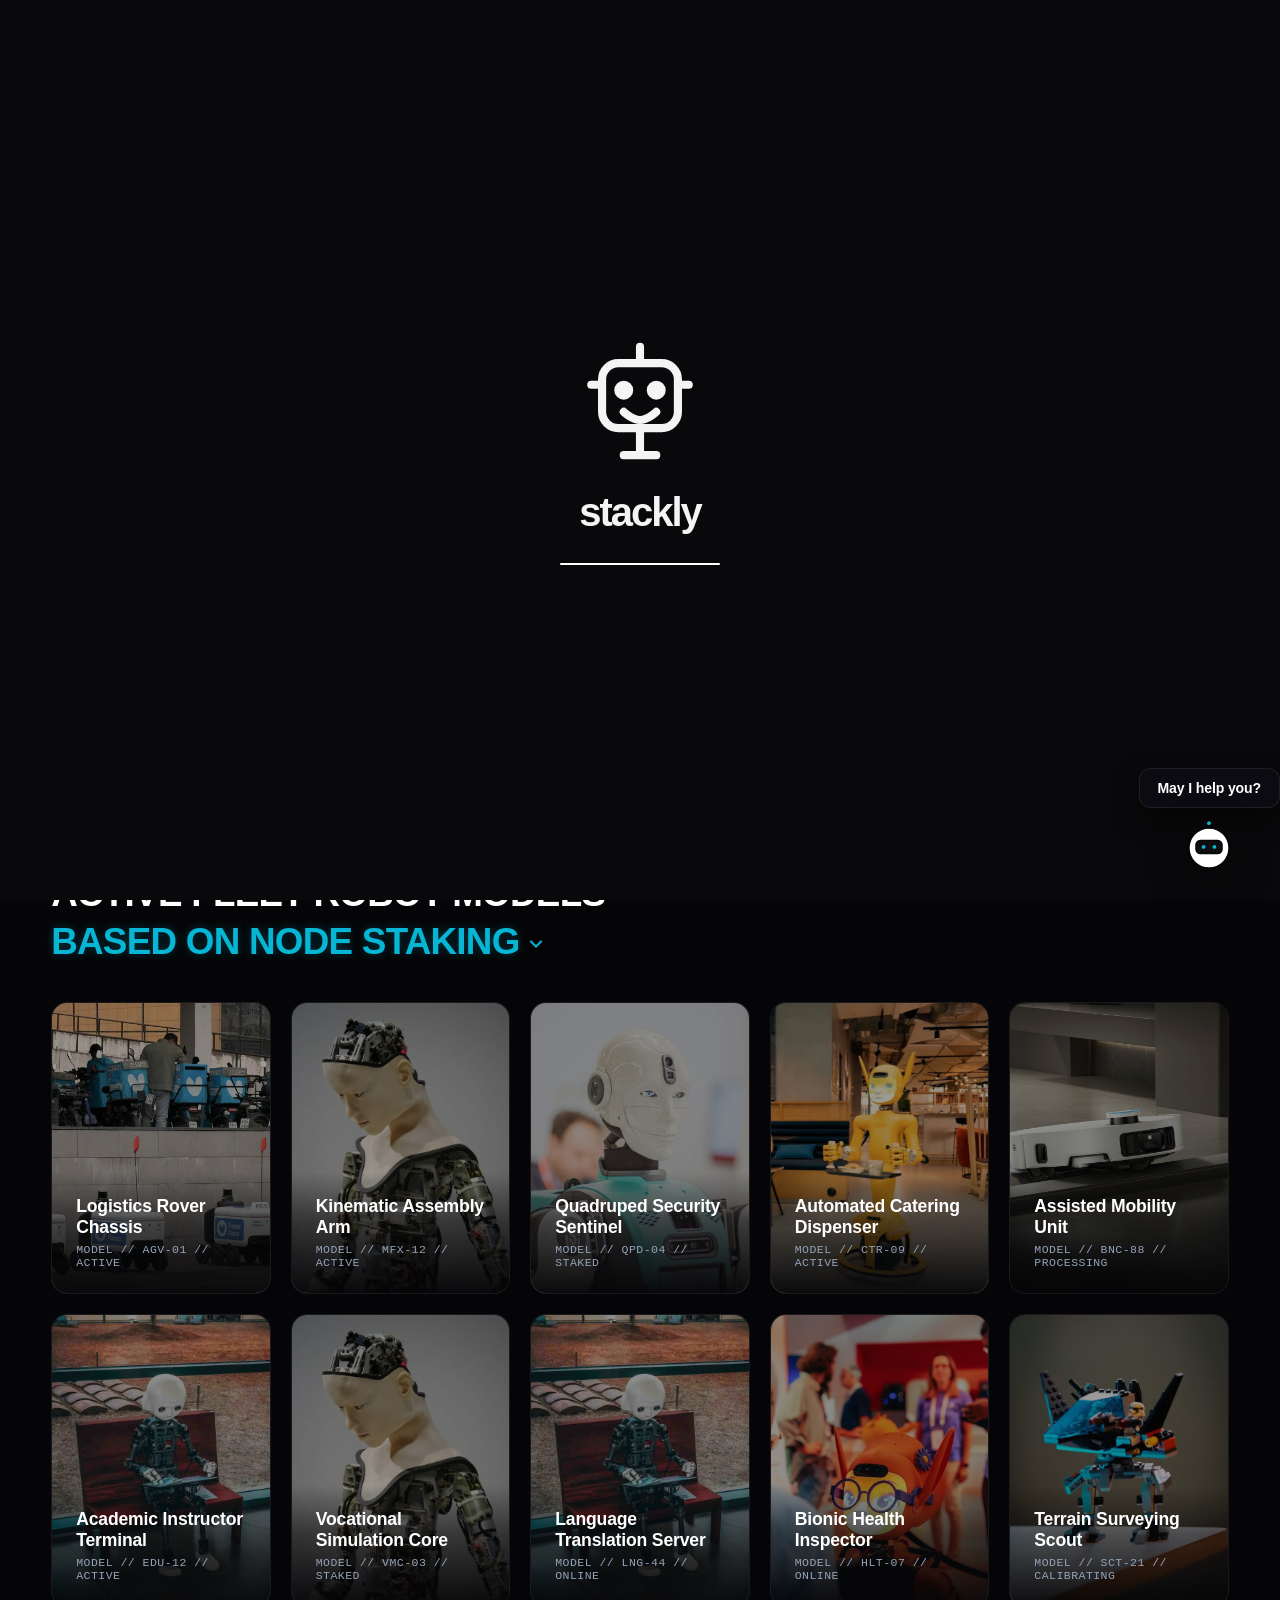
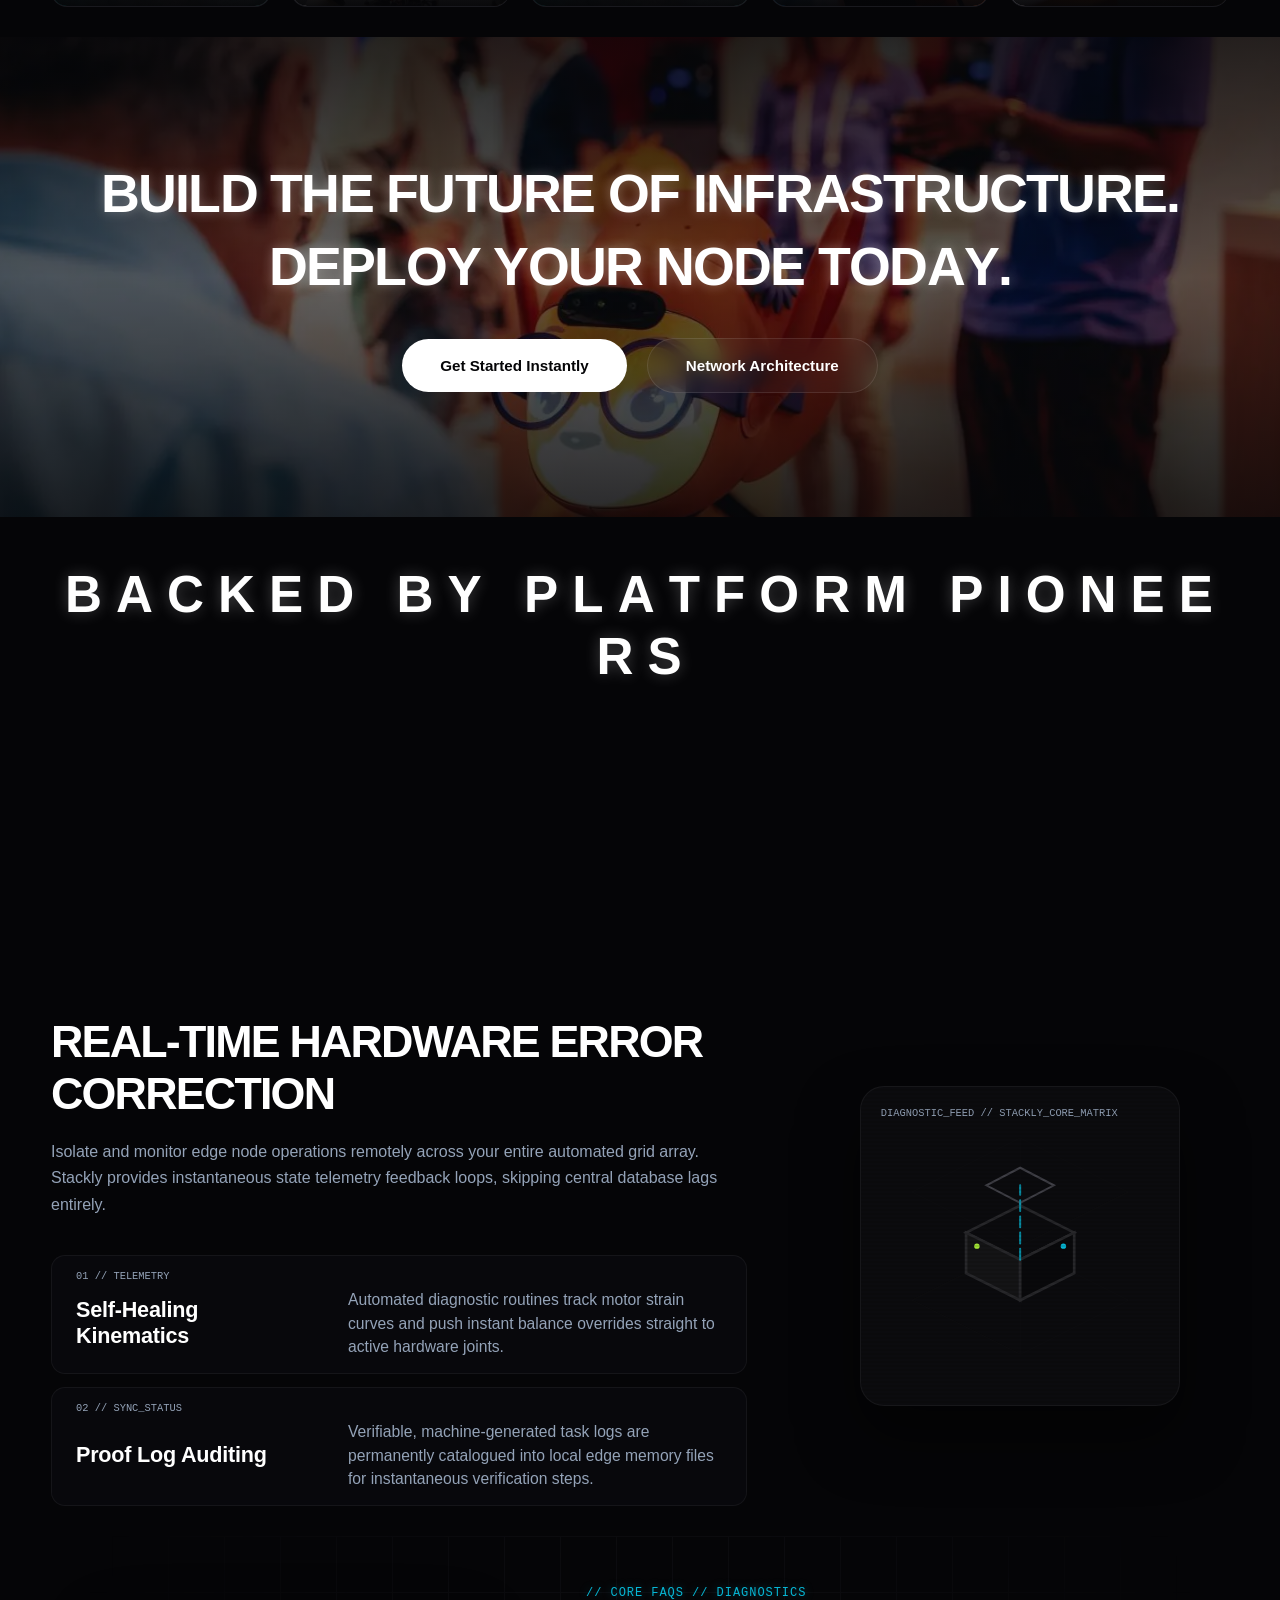
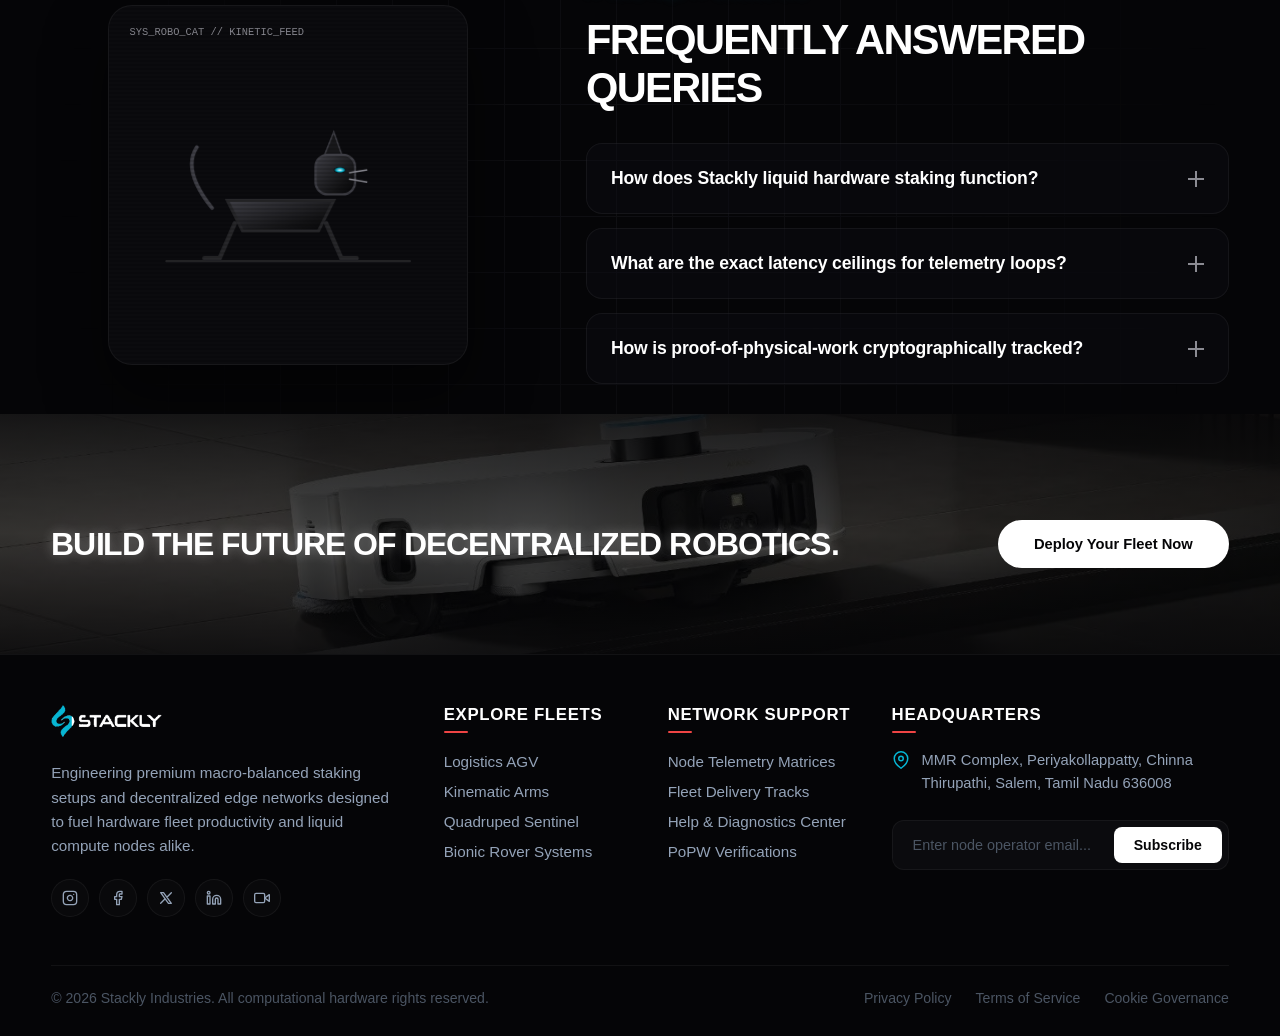
<file: systems.html>
<!DOCTYPE html>
<html lang="en">
<head>
    <meta charset="UTF-8">
    <meta name="viewport" content="width=device-width, initial-scale=1.0">
    <title>Stackly — Initializing...</title>
    <link rel="stylesheet" href="style.css">
</head>
<body>

    <!-- Premium Dark Robotics Preloader Overlay Component -->
    <div id="preloader">
        <div class="loader-content">
            
            <!-- Modern Humanoid Inline Vector Node -->
            <svg class="robot-vector" viewBox="0 0 24 24" xmlns="http://w3.org">
                <path d="M12 2V5M5 9H3M21 9H19M12 17V22M9 22H15" />
                <rect x="5" y="5" width="14" height="12" rx="3" />
                <circle cx="9" cy="10" r="1" fill="currentColor" />
                <circle cx="15" cy="10" r="1" fill="currentColor" />
                <path d="M9 14C9 14 10.5 15.5 12 15.5C13.5 15.5 15 14 15 14" />
            </svg>
            
            <!-- Brand Platform Signature Identification -->
            <h1 class="brand-load-text">STACKLY</h1>
            
            <!-- Precision Loading Timeline Metrics Track -->
            <div class="progress-track">
                <div class="progress-bar"></div>
            </div>
            
        </div>
    </div>



 <script>
    /**
 * Stackly Isolated Pipeline Handler
 * Encapsulates preloader termination behavior
 */
document.addEventListener('DOMContentLoaded', () => {
    const preloader = document.getElementById('preloader');
    
    // Strict 2-second timeout window constraint execution frame
    setTimeout(() => {
        // Execute smooth exit fade workflow transition parameters
        preloader.style.opacity = '0';
        preloader.style.visibility = 'hidden';
        
        // Console statement verify preloader complete loop hooks
        console.log("[STACKLY INTERFACE]: Preloader cycle successfully completed. System fully mounted.");
    }, 2000);
});

 </script>

 <!-- Persistent Global Navigation Header Matrix -->
<header class="global-navbar">
    <div class="nav-container">
        
        <!-- Left Corner Brand Asset Component (Triggers App Reload) -->
        <a href="#" class="brand-logo-link" id="logoLink" title="Refresh Application">
            <img src="./assests/robotics.webp" alt="Stackly Platform Logo" class="brand-img">
        </a>

        <!-- Center Navigation Alignment Menu Grid Wrapper -->
        <nav class="nav-menu-wrapper" id="navMenu">
            <ul class="nav-list">
                <li><a href="index.html" class="menu-link ">Home</a></li>
<li><a href="about.html" class="menu-link">About Us</a></li>
<li><a href="systems.html" class="menu-link active">System Model</a></li>
<li><a href="blogs.html" class="menu-link">Blogs</a></li>
<li><a href="contact.html" class="menu-link">Contact Us</a></li>
               
            </ul>
        </nav>

        <!-- Right Corner Authentication Interface Trigger -->
        <div class="nav-auth-block">
            <a href="login.html" class="cta-auth-btn">Connect Wallet</a>
            
            <!-- Micro-Interactions Fluid Mobile Hamburger Button Node -->
            <button class="hamburger-toggle" id="hamburgerBtn" aria-label="Toggle Navigation Workspace" aria-expanded="false">
                <span class="bar"></span>
                <span class="bar"></span>
                <span class="bar"></span>
            </button>
        </div>

    </div>
</header>

<script>
    /**
 * Stackly Global Application Header Pipeline
 */
document.addEventListener('DOMContentLoaded', () => {
    
    // Core Elements Declarations Setup
    const logoLink = document.getElementById('logoLink');
    const hamburgerBtn = document.getElementById('hamburgerBtn');
    const navMenu = document.getElementById('navMenu');
    const bodyElement = document.body;
    const menuLinks = document.querySelectorAll('.menu-link');

    // 1. Force Page Hard Refresh on Logo Press Action
    if (logoLink) {
        logoLink.addEventListener('click', (event) => {
            event.preventDefault();
            window.location.reload(true);
        });
    }

    // 2. Responsive Mobile Sheet Interactivity Router Setup
    function toggleMobileMenu() {
        const isExpanded = hamburgerBtn.getAttribute('aria-expanded') === 'true';
        
        // Toggle Local Tracking CSS classes
        hamburgerBtn.classList.toggle('active');
        navMenu.classList.toggle('active');
        
        // Strict Background Scrolling Interdiction Protocol Implementation
        bodyElement.classList.toggle('mobile-menu-active');
        
        // Sync State Accessibility Properties
        hamburgerBtn.setAttribute('aria-expanded', !isExpanded);
    }

    if (hamburgerBtn && navMenu) {
        hamburgerBtn.addEventListener('click', toggleMobileMenu);
    }

    // 3. Drop down backdrop context immediately if anchor link selection updates
    menuLinks.forEach(link => {
        link.addEventListener('click', () => {
            if (navMenu && navMenu.classList.contains('active')) {
                toggleMobileMenu();
            }
        });
    });

});

</script>

<!-- Fixed Left Column Structural Social Dock Matrix -->
<aside class="spatial-social-dock">
    <div class="dock-nodes-wrapper">
        
        <!-- Icon 1: Facebook -->
        <a href="404.html" class="dock-icon-orb" aria-label="Facebook Channel Link" title="Facebook">
            <svg class="svg-dock-icon" viewBox="0 0 24 24" fill="none" stroke="currentColor" stroke-width="2" stroke-linecap="round" stroke-linejoin="round">
                <path d="M18 2h-3a5 5 0 0 0-5 5v3H7v4h3v8h4v-8h3l1-4h-4V7a1 1 0 0 1 1-1h3z"></path>
            </svg>
        </a>

        <!-- Icon 2: Instagram -->
        <a href="404.html" class="dock-icon-orb" aria-label="Instagram Stream Link" title="Instagram">
            <svg class="svg-dock-icon" viewBox="0 0 24 24" fill="none" stroke="currentColor" stroke-width="2" stroke-linecap="round" stroke-linejoin="round">
                <rect x="2" y="2" width="20" height="20" rx="5" ry="5"></rect>
                <path d="M16 11.37A4 4 0 1 1 12.63 8 4 4 0 0 1 16 11.37z"></path>
                <line x1="17.5" y1="6.5" x2="17.51" y2="6.5"></line>
            </svg>
        </a>

        <!-- Icon 3: X / Twitter -->
        <a href="404.html" class="dock-icon-orb" aria-label="X Network Feed Link" title="X (Twitter)">
            <svg class="svg-dock-icon" viewBox="0 0 24 24" fill="none" stroke="currentColor" stroke-width="2" stroke-linecap="round" stroke-linejoin="round">
                <path d="M4 4l11.733 16h4.267l-11.733 -16z M4 20l6.768 -6.768 M20 4l-6.768 6.768"></path>
            </svg>
        </a>

        <!-- Icon 4: LinkedIn -->
        <a href="404.html" class="dock-icon-orb" aria-label="LinkedIn Corporate Hub Link" title="LinkedIn">
            <svg class="svg-dock-icon" viewBox="0 0 24 24" fill="none" stroke="currentColor" stroke-width="2" stroke-linecap="round" stroke-linejoin="round">
                <path d="M16 8a6 6 0 0 1 6 6v7h-4v-7a2 2 0 0 0-2-2 2 2 0 0 0-2 2v7h-4v-7a6 6 0 0 1 6-6zM2 9h4v12H2z"></path>
                <circle cx="4" cy="4" r="2"></circle>
            </svg>
        </a>

        <!-- Continuous Vertical Calibration Track Line -->
        <div class="dock-axis-line"></div>

    </div>
</aside>

<style>
    /* ==========================================================================
   FIXED LEFT-PINNED SECURE SOCIAL DOCK SYSTEM (Morph Spatial UI Specs)
   ========================================================================== */
:root {
    --bg-universe-dark: #050507;
    --surface-solid-orb: #ffffff;
    --text-icon-dark: #1e293b;
    --neon-cyan: #06b6d4;
    --border-muted: rgba(255, 255, 255, 0.05);
}

.spatial-social-dock {
    /* FIXED FIXED CORNER OVERRIDE PIN: Extracts element node stack entirely out of content flow context layers */
    position: fixed;
    bottom: 0;
    left: 24px; /* Locked margin placement gutter spacing safely clear of hero typography boxes bounds */
    z-index: 999; /* Forces layer tracking strictly over all background elements layout grids */
    pointer-events: none; 
}

.dock-nodes-wrapper {
    display: flex;
    flex-direction: column;
    align-items: center;
    gap: 14px; /* Symmetrical spatial intervals between independent white circles */
    pointer-events: auto; /* Restores active mouse clicks capture exclusively over buttons circles */
}

/* White Pinned Circular Containers */
.dock-icon-orb {
    width: 42px;
    height: 42px;
    background-color: var(--surface-solid-orb);
    border-radius: 50%;
    display: flex;
    justify-content: center;
    align-items: center;
    color: var(--text-icon-dark);
    text-decoration: none;
    box-shadow: 0 10px 25px rgba(0, 0, 0, 0.6);
    transition: background-color 0.3s, color 0.3s, transform 0.4s cubic-bezier(0.16, 1, 0.3, 1), box-shadow 0.3s;
}

.svg-dock-icon {
    width: 16px;
    height: 16px;
    display: block;
}

/* CYBER GLOW TRANSFORMS ON HOVER SHIFTS */
.dock-icon-orb:hover {
    background-color: var(--bg-universe-dark);
    color: #ffffff;
    border: 1px solid var(--neon-cyan);
    box-shadow: 0 0 20px rgba(6, 182, 212, 0.6);
    transform: translateY(-4px) scale(1.05); /* Moves upward programmatically on focus checks */
}

/* Pinned Vertical Track Axis Line */
.dock-axis-line {
    width: 1px;
    height: 80px; /* Locked downward line extension length bounds */
    background: linear-gradient(to bottom, rgba(255, 255, 255, 0.25) 0%, rgba(255, 255, 255, 0.01) 100%);
    margin-top: 6px;
}

/* ==========================================================================
   DYNAMIC MULTI-BREAKPOINT RESPONSIVE ADAPTABILITY OVERRIDES
   ========================================================================== */
@media (max-width: 1024px) {
    /* Safe re-alignment: Converts fixed left row layout stack into floating horizontal bar on compact screens */
    .spatial-social-dock {
        position: fixed;
        bottom: 20px;
        left: 50%;
        transform: translateX(-50%);
        width: auto;
    }

    .dock-nodes-wrapper {
        flex-direction: row; /* Horizontal shift sequence */
        background: rgba(13, 13, 18, 0.85);
        padding: 8px 16px;
        border-radius: 100px;
        border: 1px solid var(--border-muted);
        backdrop-filter: blur(16px);
        -webkit-backdrop-filter: blur(16px);
        gap: 12px;
        box-shadow: 0 20px 40px rgba(0, 0, 0, 0.7);
    }

    .dock-icon-orb {
        width: 36px;
        height: 36px;
        box-shadow: none;
    }
    
    .dock-icon-orb:hover {
        transform: translateY(-2px) scale(1.02);
    }

    .dock-axis-line {
        display: none; /* Destroys downward track line on mobile views stacks cleanly */
    }
}

</style>

<!-- Pinned Bottom Right Corner Robotic Assistant Node Widget Frame -->
<div class="robotic-assistance-widget" id="assistanceNode" title="Get Network Support">
    <div class="assistant-content-mesh">
        
        <!-- Automated Telemetry Text Notification Prompt Banner Bubble -->
        <div class="assistant-speech-bubble" id="speechPromptBubble">
            <span class="bubble-text">May I help you?</span>
        </div>

        <!-- High-Fidelity White-Chassis Black-Outline Humanoid Assistant Orb Anchor -->
        <div class="assistant-trigger-orb">
            <!-- Interconnected Robotics Mechanical Head Vector Asset Grid -->
            <svg class="assistant-vector-icon" viewBox="0 0 100 100" xmlns="http://w3.org">
                <!-- Main Helmet Armor Shell Face (White Chassis Plate, Crisp Solid Black Outlines) -->
                <circle cx="50" cy="50" r="38" fill="#ffffff" stroke="#050507" stroke-width="4.5" />
                
                <!-- Recessed Deep Tech Visor Display Grid Module -->
                <rect x="26" y="36" width="48" height="24" rx="8" fill="#0d0d11" stroke="#050507" stroke-width="3" />
                
                <!-- Active Luminous Cyan Node Sensors Arrays Optics (Domain Branding Accents) -->
                <circle cx="40" cy="48" r="3.5" fill="#06b6d4" class="telemetry-optic-glow" />
                <circle cx="60" cy="48" r="3.5" fill="#06b6d4" class="telemetry-optic-glow" />
                
                <!-- Upper Antenna Uplink Signal Joint Node Frame -->
                <line x1="50" y1="12" x2="50" y2="4" stroke="#050507" stroke-width="4" stroke-linecap="round" />
                <circle cx="50" cy="4" r="3.5" fill="#06b6d4" />
            </svg>
        </div>

    </div>
</div>
<style>
    /* ==========================================================================
   PINNED BOT-RIGHT CORNER ROBOT ASSISTANT (Fixed Right-Edge Alignment)
   ========================================================================== */
:root {
    --bg-universe-pitch: #050507;
    --surface-white-chassis: #ffffff;
    --neon-cyan-glow: #06b6d4;
    --font-display-stack: -apple-system, BlinkMacSystemFont, "SF Pro Display", "Segoe UI", Roboto, sans-serif;
}

.robotic-assistance-widget {
    /* FIXED FIXED CORNER OVERRIDE PIN SETUP: Fixed positioning outside standard flow context layers */
    position: fixed;
    bottom: 24px;
    right: 0px; /* FIXED: Locked safety margin spacer to prevent window clipping cuts */
    z-index: 9999; /* Forces layer hierarchy directly over footer modules matrices */
    cursor: pointer;
    font-family: var(--font-display-stack);
    user-select: none;
    -webkit-user-select: none;
}

.assistant-content-mesh {
    position: relative;
    display: flex;
    flex-direction: column;
    align-items: center; /* FIXED: Centers bubble block perfectly above the robot cylinder */
    gap: 12px;
}

/* ==========================================================================
   AUTOMATED TELEMETRY SPEECH BUBBLE OVERLAYS 
   ========================================================================== */
.assistant-speech-bubble {
    background-color: rgba(13, 13, 18, 0.9);
    border: 1px solid rgba(255, 255, 255, 0.08);
    backdrop-filter: blur(12px);
    -webkit-backdrop-filter: blur(12px);
    padding: 10px 18px;
    border-radius: 12px;
    box-shadow: 0 10px 25px rgba(0, 0, 0, 0.5);
    
    /* Programmatic Opacity Flash states metrics default starting flags rules */
    opacity: 0;
    visibility: hidden;
    transform: translateY(6px) scale(0.98);
    transition: opacity 0.4s cubic-bezier(0.16, 1, 0.3, 1), 
                visibility 0.4s, 
                transform 0.4s cubic-bezier(0.16, 1, 0.3, 1);
    white-space: nowrap; /* Prevents text layout fractures on narrow containers width changes */
}

/* Flash active visibility indicator class applied via programmatic 2s intervals clocks */
.assistant-speech-bubble.bubble-active {
    opacity: 1;
    visibility: visible;
    transform: translateY(0) scale(1);
}

.bubble-text {
    color: var(--surface-white-chassis);
    font-size: 0.88rem;
    font-weight: 600;
    letter-spacing: -0.01em;
}

/* ==========================================================================
   WHITE-CHASSIS BLACK-OUTLINE HIGH-GLOW ICON HARNESS 
   ========================================================================== */
.assistant-trigger-orb {
    width: 54px;
    height: 56px;
    display: flex;
    justify-content: center;
    align-items: center;
    transition: transform 0.4s cubic-bezier(0.16, 1, 0.3, 1);
    /* Soft spatial vertical float loop oscillation timeline */
    animation: assistantFloatOscillation 5s ease-in-out infinite;
}

.assistant-vector-icon {
    width: 100%;
    height: auto;
    display: block;
    filter: drop-shadow(0 10px 20px rgba(0, 0, 0, 0.4));
}

/* Continuously pulsing domain blue indicator optics layout metrics */
.telemetry-optic-glow {
    animation: cyanOpticsPulse 2.5s ease-in-out infinite;
    transform-origin: center;
}

/* High-tech automated animation frames tracks definitions */
@keyframes assistantFloatOscillation {
    0%, 100% { transform: translateY(0px); }
    50% { transform: translateY(-6px); }
}

@keyframes cyanOpticsPulse {
    0%, 100% { opacity: 0.6; filter: drop-shadow(0 0 1px var(--neon-cyan-glow)); }
    50% { opacity: 1; filter: drop-shadow(0 0 6px var(--neon-cyan-glow)); }
}

/* HIGH-INTENSITY SECURE CYBER TERMINAL HOVER ACTIONS HOOKS */
.robotic-assistance-widget:hover .assistant-trigger-orb {
    transform: scale(1.06) rotate(6deg); 
}

.robotic-assistance-widget:hover .assistant-speech-bubble {
    opacity: 1;
    visibility: visible;
    transform: translateY(0) scale(1);
    border-color: var(--neon-cyan-glow);
}

/* ==========================================================================
   DYNAMIC MULTI-BREAKPOINT RESPONSIVE SAFE CLOSING ADJUSTMENTS
   ========================================================================== */
@media (max-width: 768px) {
    .robotic-assistance-widget {
        bottom: 20px;
        right: 20px;
    }
    .assistant-trigger-orb {
        width: 48px;
        height: 48px;
    }
    .bubble-text {
        font-size: 0.82rem;
    }
}

</style>

<script>
    /**
 * Stackly Robotic Assistant 2-Second Pulse & Destination Router Engine Pipeline
 */
document.addEventListener('DOMContentLoaded', () => {

    const assistanceWidgetNode = document.getElementById('assistanceNode');
    const speechPromptBubble = document.getElementById('speechPromptBubble');

    if (assistanceWidgetNode && speechPromptBubble) {
        
        // 1.secure navigation link trigger setup dispatch rules
        assistanceWidgetNode.addEventListener('click', (event) => {
            event.preventDefault();
            // Dispatches application data routing straight onto target 404 canvas page layout
            window.location.href = "404.html";
        });


        // 2. REPEATING 2-SECOND TEXT NOTIFICATION FLASH LOOP IMPLEMENTATION
        let isPromptVisible = false;

        function cycleSpeechBubblePromptVisibility() {
            isPromptVisible = !isPromptVisible;
            
            if (isPromptVisible) {
                speechPromptBubble.classList.add('bubble-active');
                
                // Keep the text banner active on layout paint tracks for 2.5s before unrolling cleanly
                setTimeout(() => {
                    speechPromptBubble.classList.remove('bubble-active');
                    isPromptVisible = false;
                }, 2500);
            }
        }

        // Initialize high precision clock timer interval set to trigger ticks exactly every 2 seconds once
        setInterval(cycleSpeechBubblePromptVisibility, 2000);
        
        // Execute instant prompt render pass on initial page load tick to confirm paint trace threads
        setTimeout(cycleSpeechBubblePromptVisibility, 800);
    }

});

</script>

<!-- Premium System Model Page Spatial Hero Arena -->
<section class="system-hero-section">
    
    <!-- FULL-BLEED BACKGROUND LAYER: Mount your custom graphic link inside url('') below -->
    <div class="system-hero-bg-underlay" style="background-image: url('');"></div>
    <div class="system-hero-dimmer-shield"></div>
    <div class="system-spatial-matrix-grid"></div>

    <div class="system-hero-container">
        
        <!-- Left Column Workspace: Word-by-Word Kinetic Typography & Floating Actions -->
        <div class="system-narrative-panel">
            <span class="system-mini-hud-tag">// HARDWARE ARCHITECTURE // SIMULATION</span>
            
            <!-- Target Heading for Programmatic Word-by-Word Reveal -->
            <h1 class="system-kinetic-title" id="systemScrollHeading">CRYPTOGRAPHIC BLOCKCHAIN LEDGER INSTANCE MODEL.</h1>
            
            <p class="system-editorial-subtext">
                Explore the hardware processing boundaries of the Stackly consensus matrix. Hover to illuminate layered circuit tracks, monitor algorithmic state allocations, and deploy secure remote node kernels directly.
            </p>

            <!-- Floating Micro-Action Operational Button Hub -->
            <div class="system-floating-actions">
                <a href="404.html" class="system-float-btn solid-white">Initialize Simulation</a>
                <a href="404.html" class="system-float-btn ghost-translucent">Download Schema</a>
            </div>
        </div>

        <!-- Right Column Workspace: Premium Multi-Axis Industrial Robotic Arm Rig Vector -->
        <div class="system-visual-panel">
            <div class="cinematic-system-window">
                <div class="system-feed-label">FEED // SYSTEM_ARM_RIG_V4</div>
                
                <!-- Premium Articulated Heavy Robotics Manipulator Vector Assembly -->
                <svg class="system-hardware-arm-chassis" viewBox="0 0 200 200" xmlns="http://w3.org">
                    <defs>
                        <linearGradient id="cyberMetalArmor" x1="0%" y1="0%" x2="100%" y2="100%">
                            <stop offset="0%" stop-color="#3f3f46"/>
                            <stop offset="50%" stop-color="#18181b"/>
                            <stop offset="100%" stop-color="#09090b"/>
                        </linearGradient>
                        <radialGradient id="opticLaserCore" cx="50%" cy="50%" r="50%">
                            <stop offset="0%" stop-color="#ffffff"/>
                            <stop offset="60%" stop-color="#06b6d4"/>
                            <stop offset="100%" stop-color="#000000"/>
                        </radialGradient>
                    </defs>

                    <!-- Calibration Engineering Mapping Rings Grid -->
                    <circle cx="100" cy="100" r="88" fill="none" stroke="#1c1c1f" stroke-width="1" stroke-dasharray="4 6"/>
                    <circle cx="100" cy="100" r="64" fill="none" stroke="#18181b" stroke-width="0.75" stroke-dasharray="2 4"/>
                    <line x1="100" y1="10" x2="100" y2="190" stroke="#1c1c1f" stroke-width="0.5" stroke-dasharray="2 2"/>

                    <!-- INDUSTRIAL AUTOMATION ARTICULATED MANIPULATOR ARM SPEC -->
                    <g class="robotic-arm-assembly">
                        <!-- Solid Ground Heavy Foundation Base Platform -->
                        <path d="M60 170 H140 L130 150 H70 Z" fill="url(#cyberMetalArmor)" stroke="#27272a" stroke-width="2"/>
                        <rect x="90" y="140" width="20" height="10" fill="#3f3f46" stroke="#27272a"/>

                        <!-- Primary Rotational Shoulder Joint Node Assembly -->
                        <circle cx="100" cy="130" r="14" fill="#141416" stroke="#3f3f46" stroke-width="2"/>
                        <circle cx="100" cy="130" r="6" fill="#27272a"/>

                        <!-- Lower Structural Extender Bicep Arm Rail Section -->
                        <path d="M94 130 L74 65 H86 L106 130 Z" fill="url(#cyberMetalArmor)" stroke="#27272a" stroke-width="1.5"/>

                        <!-- Mid Elbow Dynamic Pivot Mechanical Hub -->
                        <circle cx="80" cy="65" r="10" fill="#141416" stroke="#3f3f46" stroke-width="2"/>
                        <circle cx="80" cy="65" r="4" fill="#06b6d4" class="laser-indicator-pulse"/>

                        <!-- Upper Forearm Reach Boom Structural Track -->
                        <path d="M80 65 L135 35 L140 45 L85 75 Z" fill="url(#cyberMetalArmor)" stroke="#27272a" stroke-width="1.5"/>

                        <!-- Wrist Fluid Actuator Terminal Clamp Block -->
                        <g class="robotic-wrist-tool">
                            <circle cx="137" cy="40" r="6" fill="#27272a" stroke="#3f3f46"/>
                            <!-- End Effector Gripper Claw Teeth Configurations -->
                            <path d="M137 40 L148 30 M137 40 L152 42 M148 30 H154" stroke="#ffffff" stroke-width="2" stroke-linecap="round"/>
                            <!-- Central Precision Processing Optic Verification Focal Node -->
                            <circle cx="137" cy="40" r="2.5" fill="url(#opticLaserCore)" class="terminal-lens-pulse"/>
                        </g>
                    </g>
                </svg>

                <div class="crt-scanline-overlay"></div>
            </div>
        </div>

    </div>
</section>

<style>
    /* ==========================================================================
   SYSTEM MODEL HERO CONFIGURATIONS (Locked Typography & Strict 80px Padding)
   ========================================================================== */
:root {
    --bg-universe: #050507;
    --surface-card-solid: #0b0b0e;
    --text-pure-white: #ffffff;
    --text-muted-gray: #8b8b93;
    --border-premium: #1c1c1f;
    --neon-cyan: #06b6d4;
    --font-display-stack: -apple-system, BlinkMacSystemFont, "SF Pro Display", "Segoe UI", Roboto, sans-serif;
    --header-height: 80px;
}

.system-hero-section {
    position: relative;
    width: 100%;
    min-height: calc(100vh - var(--header-height));
    background-color: var(--bg-universe);
    font-family: var(--font-display-stack);
    display: flex;
    align-items: center;
    /* FIXED: Left and right padding increased to strict 80px parameter constraints */
    padding: 100px 80px 20px 80px; 
    overflow: hidden;
}

/* Full-bleed background custom blending controls */
.system-hero-bg-underlay {
    position: absolute;
    inset: 0;
    background-size: cover;
    background-position: center;
    background-repeat: no-repeat;
    opacity: 0.18;
    z-index: 1;
    pointer-events: none;
}

.system-hero-dimmer-shield {
    position: absolute;
    inset: 0;
    background: linear-gradient(180deg, rgba(5,5,7,0.9) 0%, rgba(5,5,7,0.6) 50%, rgba(5,5,7,0.9) 100%);
    z-index: 2;
    pointer-events: none;
}

.system-spatial-matrix-grid {
    position: absolute;
    inset: 0;
    background-image: linear-gradient(to right, #101014 1px, transparent 1px), linear-gradient(to bottom, #101014 1px, transparent 1px);
    background-size: 56px 56px;
    mask-image: radial-gradient(circle at 50% 50%, black, transparent 85%);
    -webkit-mask-image: radial-gradient(circle at 50% 50%, black, transparent 85%);
    z-index: 3;
    pointer-events: none;
}

.system-hero-container {
    width: 100%;
    max-width: 1440px;
    margin: 0 auto;
    display: grid;
    grid-template-columns: 1.15fr 0.85fr;
    align-items: center;
    gap: 60px;
    z-index: 10;
}

/* ==========================================================================
   LEFT SIDEWORK: WORD-BY-WORD TITLE ENGINE & HOVER PARAGRAPH GLOW
   ========================================================================== */
.system-narrative-panel {
    display: flex;
    flex-direction: column;
    text-align: left;
}

.system-mini-hud-tag {
    font-size: 0.75rem;
    font-family: monospace;
    letter-spacing: 0.08em;
    color: var(--neon-cyan);
    margin-bottom: 20px;
    text-shadow: 0 0 10px rgba(6, 182, 212, 0.4);
}

.system-kinetic-title {
    font-size: clamp(2rem, 3.8vw, 2.8rem);
    font-weight: 800;
    line-height: 1.15;
    letter-spacing: -0.04em;
    text-transform: uppercase;
    color: var(--text-pure-white);
    margin-bottom: 24px;
    display: flex;
    flex-wrap: wrap;
    column-gap: 10px;
    row-gap: 4px;
}

/* Word node configurations injected via splitting loops script */
.system-word-node {
    display: inline-block;
    white-space: nowrap;
    opacity: 0.1;
    transform: translateY(6px);
    transition: opacity 0.4s cubic-bezier(0.16, 1, 0.3, 1), transform 0.4s cubic-bezier(0.16, 1, 0.3, 1);
}
.system-word-node.active-word-flash {
    opacity: 1;
    transform: translateY(0);
    text-shadow: 0 0 12px rgba(255, 255, 255, 0.2);
}

/* High-Intensity Paragraph Hover Glow Interactivity */
.system-editorial-subtext {
    font-size: 1rem;
    color: var(--text-muted-gray);
    line-height: 1.65;
    margin-bottom: 40px;
    max-width: 540px;
    padding-left: 14px;
    border-left: 1px solid var(--border-premium);
    transition: color 0.3s ease, border-color 0.3s ease, background-color 0.3s ease, transform 0.3s ease;
}
.system-editorial-subtext:hover {
    color: var(--text-pure-white);
    border-left-color: var(--neon-cyan);
    background: linear-gradient(90deg, rgba(6, 182, 212, 0.02) 0%, transparent 100%);
    transform: translateX(4px);
}

/* Organic Floating CTA Button Framework */
.system-floating-actions {
    display: flex;
    gap: 16px;
    align-items: center;
}

.system-float-btn {
    padding: 16px 34px;
    border-radius: 12px;
    font-size: 0.9rem;
    font-weight: 600;
    text-decoration: none;
    transition: background-color 0.3s, color 0.3s, border-color 0.3s, transform 0.5s cubic-bezier(0.16, 1, 0.3, 1), box-shadow 0.3s;
    animation: systemCtaFloatOscillation 5.5s ease-in-out infinite;
}

.system-float-btn.solid-white {
    background-color: var(--text-pure-white);
    color: var(--bg-universe);
    animation-delay: 0.2s;
}
.system-float-btn.solid-white:hover {
    transform: translateY(-5px) scale(1.02);
    box-shadow: 0 15px 30px rgba(255, 255, 255, 0.1);
}

.system-float-btn.ghost-translucent {
    background-color: transparent;
    color: var(--text-pure-white);
    border: 1px solid var(--border-premium);
    animation-delay: 0.9s;
}
.system-float-btn.ghost-translucent:hover {
    background-color: rgba(255, 255, 255, 0.02);
    border-color: var(--text-pure-white);
    transform: translateY(-5px) scale(1.02);
}

@keyframes systemCtaFloatOscillation {
    0%, 100% { transform: translateY(0px); }
    50% { transform: translateY(-7px); }
}

/* ==========================================================================
   RIGHT SIDEWORK: KINETIC HIGH-FIDELITY ROBOTIC ARM ASSEMBLY
   ========================================================================== */
.system-visual-panel { display: flex; justify-content: center; align-items: center; }

.cinematic-system-window {
    position: relative;
    width: 100%;
    max-width: 380px;
    aspect-ratio: 1 / 1;
    background-color: var(--surface-card-solid);
    border: 1px solid var(--border-premium);
    border-radius: 24px;
    display: flex;
    justify-content: center;
    align-items: center;
    overflow: hidden;
    box-shadow: 0 30px 60px rgba(0,0,0,0.5);
    animation: visualWindowFloat 6s ease-in-out infinite;
    animation-delay: 0.4s;
}

.system-hardware-arm-chassis { width: 85%; height: auto; z-index: 10; transition: transform 0.5s cubic-bezier(0.16, 1, 0.3, 1); }

/* High-framerate automation actuator animations */
.robotic-arm-assembly {
    transform-origin: 100px 170px;
    animation: assemblyArmMotion 8s cubic-bezier(0.45, 0, 0.55, 1) infinite;
}

.robotic-wrist-tool {
    transform-origin: 137px 40px;
    animation: toolClawMicroRotation 4s ease-in-out infinite;
}

@keyframes assemblyArmMotion {
    0%, 100% { transform: rotate(0deg); }
    33% { transform: rotate(3deg) scaleY(0.98); }
    66% { transform: rotate(-3deg) scaleY(1.01); }
}

@keyframes toolClawMicroRotation {
    0%, 100% { transform: rotate(0deg); }
    50% { transform: rotate(12deg); }
}

/* Programmatic verification indicators loop */
.terminal-lens-pulse { animation: laserBeamGlow 2.5s ease-in-out infinite; }
.laser-indicator-pulse { animation: laserBeamGlow 2s ease-in-out infinite 0.5s; }

@keyframes laserBeamGlow {
    0%, 100% { opacity: 0.7; fill: #ffffff; filter: drop-shadow(0 0 1px var(--neon-cyan)); }
    50% { opacity: 1; fill: var(--neon-cyan); filter: drop-shadow(0 0 12px var(--neon-cyan)); }
}

@keyframes visualWindowFloat {
    0%, 100% { transform: translateY(0px); }
    50% { transform: translateY(-10px); }
}

.cinematic-system-window:hover { border-color: var(--neon-cyan); box-shadow: 0 0 25px rgba(6, 182, 212, 0.15), 0 30px 60px rgba(0,0,0,0.6); }
.cinematic-system-window:hover .system-hardware-arm-chassis { transform: scale(1.02) translateY(-2px); }

.system-feed-label { position: absolute; top: 20px; left: 20px; font-family: monospace; font-size: 0.65rem; color: var(--text-muted-gray); }
.crt-scanline-overlay { position: absolute; inset: 0; background: linear-gradient(rgba(18, 16, 16, 0) 50%, rgba(0, 0, 0, 0.12) 50%); background-size: 100% 4px; pointer-events: none; z-index: 15; }

/* ==========================================================================
   DYNAMIC MULTI-BREAKPOINT RESPONSIVE SCHEMES MATRIX
   ========================================================================== */
@media (max-width: 1024px) {
    .system-hero-section {
        padding: 100px 4% 80px 4%; /* Responsive fluid fallback for intermediate screens */
    }
    .system-hero-container {
        grid-template-columns: 1fr;
        gap: 50px;
        text-align: center;
    }
    .system-narrative-panel { text-align: center; align-items: center; }
    .system-kinetic-title { justify-content: center; }
    .system-editorial-subtext { padding-left: 0; border-left: none; border-bottom: 1px solid var(--border-premium); padding-bottom: 20px; margin-left: auto; margin-right: auto; }
    .cinematic-system-window { margin: 0 auto; }
}

@media (max-width: 480px) {
    .system-hero-section { padding-top: 110px; }
    .system-floating-actions { flex-direction: column; width: 100%; }
    .system-float-btn { width: 100%; text-align: center; }
}

</style>

<script>
    /**
 * Stackly System Model Word-by-Word Kinetic Title Animation Controller
 */
document.addEventListener('DOMContentLoaded', () => {

    // 1. NON-BREAKING WORD-BY-WORD SCROLL REVEAL PARSER ENGINE
    const headingTarget = document.getElementById('systemScrollHeading');
    
    if (headingTarget) {
        // Break sentences text strings payload explicitly by clean spacing intervals
        const splitWordsArray = headingTarget.innerText.split(' ');
        headingTarget.innerHTML = ''; // Safely clear native text tags nodes

        // Reconstruct string matrix segments mapping words into non-fracturing spans
        splitWordsArray.forEach(word => {
            const wordSpan = document.createElement('span');
            wordSpan.className = 'system-word-node';
            wordSpan.innerText = word;
            headingTarget.appendChild(wordSpan);
        });

        const compiledWordSpans = headingTarget.querySelectorAll('.system-word-node');

        function processWordRevealTicks() {
            const viewportTriggerHorizon = window.innerHeight * 0.85;
            const elementTopBoundsOffset = headingTarget.getBoundingClientRect().top;

            if (elementTopBoundsOffset < viewportTriggerHorizon) {
                // Determine text illumination pace factors based on current scroll offset track data
                const scrollPaceFactor = (viewportTriggerHorizon - elementTopBoundsOffset) / 10;

                compiledWordSpans.forEach((wordNode, index) => {
                    if (index < scrollPaceFactor) {
                        wordNode.classList.add('active-word-flash');
                    } else {
                        wordNode.classList.remove('active-word-flash');
                    }
                });
            }
        }

        window.addEventListener('scroll', processWordRevealTicks);
        processWordRevealTicks(); // Execute baseline trigger pass check on initial mount pass
    }

});

</script>

<!-- Spatial UI System Models Grid Infrastructure -->
<section class="system-models-section">
    <div class="models-arena-container">
        
        <!-- Interactive Section Header with Filter Controls -->
        <div class="models-section-header">
            <h2 class="models-main-headline">
                Active Fleet Robot Models <br>
                <span>Based on Node Staking <svg class="chevron-down-svg" viewBox="0 0 24 24"><path d="M6 9l6 6 6-6" stroke="currentColor" stroke-width="2.5" fill="none" stroke-linecap="round"/></svg></span>
            </h2>
        </div>

        <!-- TWO-ROW ASYMMETRICAL PORTRAIT CARD GRID MATRIX -->
        <div class="models-portrait-grid">
            
            <!-- ROW 1 CARDS STACK -->
            <!-- Model 01 — Enters from LEFT -->
            <div class="model-avatar-card fly-in-left" style="--card-index: 1;">
                <div class="card-glow-reflection"></div>
                <div class="avatar-card-interior">
                    <div class="portrait-media-frame">
                        <img src="./assests/delivery.webp" alt="Logistics Rover Chassis" class="portrait-img">
                    </div>
                    <div class="portrait-meta-overlay">
                        <h3>Logistics Rover Chassis</h3>
                        <span class="hud-role-stamp">MODEL // AGV-01 // ACTIVE</span>
                    </div>
                </div>
            </div>

            <!-- Model 02 — Enters from TOP -->
            <div class="model-avatar-card fly-in-top" style="--card-index: 2;">
                <div class="card-glow-reflection"></div>
                <div class="avatar-card-interior">
                    <div class="portrait-media-frame">
                        <img src="./assests/robot stimulation.webp" alt="Kinematic Assembly Arm" class="portrait-img">
                    </div>
                    <div class="portrait-meta-overlay">
                        <h3>Kinematic Assembly Arm</h3>
                        <span class="hud-role-stamp">MODEL // MFX-12 // ACTIVE</span>
                    </div>
                </div>
            </div>

            <!-- Model 03 — Enters from TOP -->
            <div class="model-avatar-card fly-in-top" style="--card-index: 3;">
                <div class="card-glow-reflection"></div>
                <div class="avatar-card-interior">
                    <div class="portrait-media-frame">
                        <img src="./assests/security.webp" alt="Quadruped Security Sentinel" class="portrait-img">
                    </div>
                    <div class="portrait-meta-overlay">
                        <h3>Quadruped Security Sentinel</h3>
                        <span class="hud-role-stamp">MODEL // QPD-04 // STAKED</span>
                    </div>
                </div>
            </div>

            <!-- Model 04 — Enters from TOP -->
            <div class="model-avatar-card fly-in-top" style="--card-index: 4;">
                <div class="card-glow-reflection"></div>
                <div class="avatar-card-interior">
                    <div class="portrait-media-frame">
                        <img src="./assests/food serving.webp" alt="Automated Catering Dispenser" class="portrait-img">
                    </div>
                    <div class="portrait-meta-overlay">
                        <h3>Automated Catering Dispenser</h3>
                        <span class="hud-role-stamp">MODEL // CTR-09 // ACTIVE</span>
                    </div>
                </div>
            </div>

            <!-- Model 05 — Enters from RIGHT -->
            <div class="model-avatar-card fly-in-right" style="--card-index: 5;">
                <div class="card-glow-reflection"></div>
                <div class="avatar-card-interior">
                    <div class="portrait-media-frame">
                        <img src="./assests/house cleaning.webp" alt="Assisted Mobility Unit" class="portrait-img">
                    </div>
                    <div class="portrait-meta-overlay">
                        <h3>Assisted Mobility Unit</h3>
                        <span class="hud-role-stamp">MODEL // BNC-88 // PROCESSING</span>
                    </div>
                </div>
            </div>

            <!-- ROW 2 CARDS STACK -->
            <!-- Model 06 — Enters from LEFT -->
            <div class="model-avatar-card fly-in-left" style="--card-index: 6;">
                <div class="card-glow-reflection"></div>
                <div class="avatar-card-interior">
                    <div class="portrait-media-frame">
                        <img src="./assests/tuition.webp" alt="Academic Instructor Terminal" class="portrait-img">
                    </div>
                    <div class="portrait-meta-overlay">
                        <h3>Academic Instructor Terminal</h3>
                        <span class="hud-role-stamp">MODEL // EDU-12 // ACTIVE</span>
                    </div>
                </div>
            </div>

            <!-- Model 07 — Enters from BOTTOM -->
            <div class="model-avatar-card fly-in-bottom" style="--card-index: 7;">
                <div class="card-glow-reflection"></div>
                <div class="avatar-card-interior">
                    <div class="portrait-media-frame">
                        <img src="./assests/robot stimulation.webp" alt="Vocational Simulation Core" class="portrait-img">
                    </div>
                    <div class="portrait-meta-overlay">
                        <h3>Vocational Simulation Core</h3>
                        <span class="hud-role-stamp">MODEL // VMC-03 // STAKED</span>
                    </div>
                </div>
            </div>

            <!-- Model 08 — Enters from BOTTOM -->
            <div class="model-avatar-card fly-in-bottom" style="--card-index: 8;">
                <div class="card-glow-reflection"></div>
                <div class="avatar-card-interior">
                    <div class="portrait-media-frame">
                        <img src="./assests/tuition.webp" alt="Language Translation Server" class="portrait-img">
                    </div>
                    <div class="portrait-meta-overlay">
                        <h3>Language Translation Server</h3>
                        <span class="hud-role-stamp">MODEL // LNG-44 // ONLINE</span>
                    </div>
                </div>
            </div>

            <!-- Model 09 — Enters from BOTTOM -->
            <div class="model-avatar-card fly-in-bottom" style="--card-index: 9;">
                <div class="card-glow-reflection"></div>
                <div class="avatar-card-interior">
                    <div class="portrait-media-frame">
                        <img src="./assests/eldercare.webp" alt="Bionic Health Inspector" class="portrait-img">
                    </div>
                    <div class="portrait-meta-overlay">
                        <h3>Bionic Health Inspector</h3>
                        <span class="hud-role-stamp">MODEL // HLT-07 // ONLINE</span>
                    </div>
                </div>
            </div>

            <!-- Model 10 — Enters from RIGHT -->
            <div class="model-avatar-card fly-in-right" style="--card-index: 10;">
                <div class="card-glow-reflection"></div>
                <div class="avatar-card-interior">
                    <div class="portrait-media-frame">
                        <img src="./assests/flight robot.webp" alt="Terrain Surveying Scout" class="portrait-img">
                    </div>
                    <div class="portrait-meta-overlay">
                        <h3>Terrain Surveying Scout</h3>
                        <span class="hud-role-stamp">MODEL // SCT-21 // CALIBRATING</span>
                    </div>
                </div>
            </div>

        </div>
    </div>
</section>

<style>
    /* ==========================================================================
   SYSTEM MODELS ROBOTICS FLEET MATRIX (5-Column Responsive Blueprints)
   ========================================================================== */
:root {
    --bg-universe: #050507;
    --surface-card-tech: #0d0d12;
    --text-pure-white: #ffffff;
    --text-muted-gray: #8b8b93;
    --border-premium: rgba(255, 255, 255, 0.05);
    --neon-cyan: #06b6d4;
    --font-display-stack: -apple-system, BlinkMacSystemFont, "SF Pro Display", "Segoe UI", Roboto, sans-serif;
}

.system-models-section {
    width: 100%;
    padding-top: 50px;
    padding-bottom: 30px;
    background-color: var(--bg-universe);
    font-family: var(--font-display-stack);
    position: relative;
    overflow: hidden;
}

.models-arena-container {
    width: 100%;
    max-width: 1440px;
    margin: 0 auto;
    padding: 0 4%;
}

.models-section-header {
    text-align: left;
    margin-bottom: 36px;
}

.models-main-headline {
    font-size: clamp(1.6rem, 3.2vw, 2.3rem);
    font-weight: 700;
    line-height: 1.3;
    letter-spacing: -0.02em;
    color: var(--text-pure-white);
    text-transform: uppercase;
}

.models-main-headline span {
    color: var(--neon-cyan); /* Shifted to match domain theme cyan */
    display: inline-flex;
    align-items: center;
    gap: 6px;
    cursor: pointer;
    transition: color 0.25s ease;
    text-shadow: 0 0 10px rgba(6, 182, 212, 0.3);
}
.models-main-headline span:hover { color: #ffffff; }

.chevron-down-svg {
    width: 20px;
    height: 20px;
    margin-top: 4px;
}

/* ==========================================================================
   PIXEL PERFECT HARDWARE SELECTION GRID FRAMEWORK
   ========================================================================== */
.models-portrait-grid {
    display: grid;
    /* Strict 5-Column alignment layout exactly matching reference screenshot grid lines */
    grid-template-columns: repeat(5, 1fr); 
    gap: 20px;
}

.model-avatar-card {
    position: relative;
    background-color: var(--surface-card-tech);
    border: 1px solid var(--border-premium);
    border-radius: 16px;
    overflow: hidden;
    aspect-ratio: 3 / 4; 
    
    opacity: 0;
    transition: opacity 0.8s cubic-bezier(0.16, 1, 0.3, 1), 
                transform 0.8s cubic-bezier(0.16, 1, 0.3, 1), 
                border-color 0.3s ease, 
                box-shadow 0.3s ease;
}

/* Local tracking cursor radial glow layer mesh mapping custom cyan */
.card-glow-reflection {
    position: absolute;
    inset: 0;
    background: radial-gradient(300px circle at var(--mouse-x, 0px) var(--mouse-y, 0px), rgba(6, 182, 212, 0.12), transparent 50%);
    opacity: 0;
    transition: opacity 0.4s ease;
    z-index: 5;
    pointer-events: none;
}

.avatar-card-interior {
    position: relative;
    width: 100%;
    height: 100%;
    display: flex;
    flex-direction: column;
    justify-content: flex-end;
}

.portrait-media-frame {
    position: absolute;
    inset: 0;
    width: 100%;
    height: 100%;
    z-index: 1;
    overflow: hidden;
    background-color: #050507;
}

.portrait-img {
    width: 100%;
    height: 100%;
    object-fit: cover;
    opacity: 0.6; /* Shadow balance overlay tracking layout screenshot colors */
    transform: scale(1);
    transition: transform 0.5s cubic-bezier(0.16, 1, 0.3, 1), opacity 0.4s ease;
}

/* Text Overlay Bounding Footers */
.portrait-meta-overlay {
    position: relative;
    z-index: 10;
    padding: 24px;
    background: linear-gradient(360deg, rgba(5,5,7,0.95) 0%, rgba(5,5,7,0.5) 60%, transparent 100%);
    width: 100%;
}

.portrait-meta-overlay h3 {
    font-size: 1.1rem;
    font-weight: 700;
    color: var(--text-pure-white);
    margin-bottom: 5px;
    letter-spacing: -0.01em;
}

.hud-role-stamp {
    font-family: monospace;
    font-size: 0.72rem;
    color: var(--text-muted-gray);
    letter-spacing: 0.04em;
    display: block;
}

/* ==========================================================================
   INTENSIFIED HIGH TECH OVERLAYS ON MOUSE HOVER EVENTS
   ========================================================================== */
.model-avatar-card:hover {
    border-color: rgba(6, 182, 212, 0.35);
    box-shadow: 0 15px 30px rgba(0,0,0,0.6), 0 0 15px rgba(6, 182, 212, 0.1);
    transform: translateY(-4px); 
}

.model-avatar-card:hover .card-glow-reflection { opacity: 1; }

.model-avatar-card:hover .portrait-img {
    transform: scale(1.04); 
    opacity: 0.85;
}

/* ==========================================================================
   4 CARDINAL DIRECTIONS ENTRANCE SYSTEM CONFIGURATIONS
   ========================================================================== */
.model-avatar-card.fly-in-left   { transform: translateX(-60px); }
.model-avatar-card.fly-in-right  { transform: translateX(60px); }
.model-avatar-card.fly-in-top    { transform: translateY(-60px); }
.model-avatar-card.fly-in-bottom { transform: translateY(60px); }

/* Injected smoothly upon page scroll window coordinate clears */
.model-avatar-card.revealed-now {
    opacity: 1;
    transform: translate(0, 0);
    transition-delay: calc((var(--card-index) % 5) * 0.12s);
}

/* ==========================================================================
   DYNAMIC MULTI-BREAKPOINT RESPONSIVE CONSTRAINTS RE-ALIGNMENT
   ========================================================================== */
@media (max-width: 1100px) {
    .models-portrait-grid {
        grid-template-columns: repeat(3, 1fr); /* Balanced 3-column rows fold on tablets */
    }
}

@media (max-width: 768px) {
    .models-portrait-grid {
        grid-template-columns: repeat(2, 1fr); /* 2-column split configuration profiles */
        gap: 16px;
    }
    .model-avatar-card.fly-in-left, 
    .model-avatar-card.fly-in-right { transform: translateY(30px); }
}

@media (max-width: 480px) {
    .system-models-section { padding-top: 40px; padding-bottom: 24px; }
    .models-portrait-grid {
        grid-template-columns: 1fr; /* Strict single list column map for smartphones */
    }
    .portrait-meta-overlay { padding: 18px; }
}

</style>

<script>
    /**
 * Stackly System Models Profiles Grid Interactivity & Multidirectional Reveal Ticker
 */
document.addEventListener('DOMContentLoaded', () => {

    // 1. RE-ILLUMINATION MOUSE CURSOR RADIAL SURFACE TRACKER
    const modelProfileCards = document.querySelectorAll('.model-avatar-card');

    modelProfileCards.forEach(card => {
        card.addEventListener('mousemove', (event) => {
            const cardGeometry = card.getBoundingClientRect();
            const relativeOffsetX = event.clientX - cardGeometry.left;
            const relativeOffsetY = event.clientY - cardGeometry.top;

            card.style.setProperty('--mouse-x', `${relativeOffsetX}px`);
            card.style.setProperty('--mouse-y', `${relativeOffsetY}px`);
        });
    });


    // 2. MULTIDIRECTIONAL CARDINAL ENTRANCE SCROLL INTERSECTION OBSERVER
    const targetsToObserve = document.querySelectorAll('.model-avatar-card');

    if (targetsToObserve.length > 0) {
        const structuralObserverSettings = {
            root: null,
            threshold: 0.1, 
            rootMargin: "0px"
        };

        const spatialGridObserver = new IntersectionObserver((entries, observer) => {
            entries.forEach(entry => {
                if (entry.isIntersecting) {
                    entry.target.classList.add('revealed-now');
                    observer.unobserve(entry.target); 
                }
            });
        }, structuralObserverSettings);

        targetsToObserve.forEach(node => {
            spatialGridObserver.observe(node);
        });
    }

});

</script>

<!-- Interactive Full-Bleed Spatial CTA Arena -->
<section class="action-banner-section">
    
    <!-- FULL-BLEED BACKGROUND MEDIA: Mount your custom graphic link inside url('') below -->
    <div class="banner-media-underlay" style="background-image: url('./assests/eldercare.webp');"></div>
    <div class="banner-darkener-shield"></div>

    <div class="banner-arena-container">
        <div class="banner-content-mesh">
            
            <!-- Precise 2-Line High-Impact Typography Target Block -->
            <h2 class="kinetic-letter-heading" id="ctaScrollTitle">
                <span class="line-block">BUILD THE FUTURE OF INFRASTRUCTURE.</span>
                <span class="line-block">DEPLOY YOUR NODE TODAY.</span>
            </h2>

            <!-- Floating Micro-Action Operational Button Hub -->
            <div class="banner-floating-actions">
                <a href="404.html" class="banner-float-btn primary-cyan">Get Started Instantly</a>
                <a href="404.html" class="banner-float-btn secondary-translucent">Network Architecture</a>
            </div>

        </div>
    </div>
</section>

<style>
    /* ==========================================================================
   2-LINE CALL-TO-ACTION DESIGN SUITE (Morph High-Fidelity Geometry)
   ========================================================================== */
:root {
    --text-pure-white: #ffffff;
    --text-dim-gray: #a1a1aa;
    --neon-cyan-glow: #06b6d4;
    --font-display-stack: -apple-system, BlinkMacSystemFont, "SF Pro Display", system-ui, sans-serif;
}

.action-banner-section {
    position: relative;
    width: 100%;
    min-height: 480px; /* Constrained compact 2-line layout vertical block bounds */
    padding: 80px 4%;
    display: flex;
    align-items: center;
    background-color: #050507;
    font-family: var(--font-display-stack);
    overflow: hidden;
}

/* Full Bleed Image Controller Options */
.banner-media-underlay {
    position: absolute;
    inset: 0;
    background-size: cover;
    background-position: center;
    background-repeat: no-repeat;
    z-index: 1;
    transform: scale(1.05); /* Extra bounds padding buffer to smooth clean scroll parallax steps */
    transition: transform 0.6s cubic-bezier(0.16, 1, 0.3, 1);
}

.banner-darkener-shield {
    position: absolute;
    inset: 0;
    background: linear-gradient(180deg, rgba(5, 5, 7, 0.85) 0%, rgba(5, 5, 7, 0.6) 50%, rgba(5, 5, 7, 0.85) 100%);
    z-index: 2;
    pointer-events: none;
}

.banner-arena-container {
    width: 100%;
    max-width: 1440px;
    margin: 0 auto;
    position: relative;
    z-index: 10;
}

.banner-content-mesh {
    display: flex;
    flex-direction: column;
    align-items: center;
    text-align: center;
    gap: 40px;
}

/* ==========================================================================
   KINETIC LETTER-BY-LETTER RENDERING CONSTRAINTS
   ========================================================================== */
.kinetic-letter-heading {
    font-size: clamp(1.8rem, 4.2vw, 3.5rem); /* Proportional 2-line high scale restrictions */
    font-weight: 900;
    line-height: 1.2;
    letter-spacing: -0.03em;
    color: var(--text-pure-white);
    text-transform: uppercase;
    display: flex;
    flex-direction: column;
    gap: 8px;
    width: 100%;
}

.line-block {
    display: block;
    white-space: normal;
}

/* Isolated layout metrics for character nodes avoiding line wrap fractures */
.banner-char-node {
    display: inline-block;
    opacity: 0.08;
    transform: translateY(10px) scale(0.95);
    transition: opacity 0.35s ease, transform 0.35s ease, text-shadow 0.35s;
    will-change: opacity, transform;
}

/* Lit state calculated seamlessly by scroll offsets indices */
.banner-char-node.activated-flash {
    opacity: 1;
    transform: translateY(0) scale(1);
    text-shadow: 0 0 12px rgba(255, 255, 255, 0.3);
}

/* ==========================================================================
   ORGANIC FLOATING CALL-TO-ACTION BUTTON HUBS
   ========================================================================== */
.banner-floating-actions {
    display: flex;
    gap: 20px;
    align-items: center;
    flex-wrap: wrap;
    justify-content: center;
}

.banner-float-btn {
    padding: 18px 38px;
    border-radius: 100px;
    font-size: 0.95rem;
    font-weight: 600;
    text-decoration: none;
    transition: background-color 0.3s, border-color 0.3s, color 0.3s, transform 0.4s cubic-bezier(0.16, 1, 0.3, 1), box-shadow 0.3s;
    /* Soft floating cycle base animation timeline */
    animation: bannerCtaFloatOscillation 5s ease-in-out infinite;
}

.banner-float-btn.primary-cyan {
    background-color: var(--text-pure-white);
    color: #050507;
    animation-delay: 0.1s;
}
.banner-float-btn.primary-cyan:hover {
    transform: translateY(-5px) scale(1.02);
    box-shadow: 0 20px 40px rgba(255, 255, 255, 0.15);
}

.banner-float-btn.secondary-translucent {
    background-color: rgba(255, 255, 255, 0.03);
    color: var(--text-pure-white);
    border: 1px solid rgba(255, 255, 255, 0.1);
    backdrop-filter: blur(10px);
    -webkit-backdrop-filter: blur(10px);
    animation-delay: 0.8s;
}
.banner-float-btn.secondary-translucent:hover {
    background-color: rgba(255, 255, 255, 0.08);
    border-color: var(--text-pure-white);
    transform: translateY(-5px) scale(1.02);
}

@keyframes bannerCtaFloatOscillation {
    0%, 100% { transform: translateY(0px); }
    50% { transform: translateY(-8px); }
}

/* ==========================================================================
   DYNAMIC RESPONSIVE ADJUSTMENTS BOUNDARIES
   ========================================================================== */
@media (max-width: 768px) {
    .action-banner-section {
        padding: 60px 4%;
        min-height: 400px;
    }
    .banner-floating-actions {
        flex-direction: column;
        width: 100%;
    }
    .banner-float-btn {
        width: 100%;
        text-align: center;
    }
}

</style>

<script>
    /**
 * Stackly Letter-by-Letter High-Performance Banner Controller
 */
document.addEventListener('DOMContentLoaded', () => {

    const headingContainer = document.getElementById('ctaScrollTitle');
    
    if (headingContainer) {
        // Target structural lines directly instead of rewriting raw body text arrays 
        const lineBlocks = headingContainer.querySelectorAll('.line-block');
        
        lineBlocks.forEach(line => {
            const rawLineString = line.innerText;
            line.innerHTML = ''; // Clear text nodes to compile sub-elements safely

            // Reconstruct text layouts wrapping characters without breaking words across breakpoints
            [...rawLineString].forEach(char => {
                const charSpan = document.createElement('span');
                charSpan.className = 'banner-char-node';
                // Preserve space boundaries inside absolute flex fields
                charSpan.innerHTML = char === ' ' ? '&nbsp;' : char;
                line.appendChild(charSpan);
            });
        });

        // Query all generated character layout structures across all parent line blocks
        const compiledCharSpans = headingContainer.querySelectorAll('.banner-char-node');
        
        function trackLetterRevealSequence() {
            const viewportTriggerLine = window.innerHeight * 0.85;
            const elementTopOffset = headingContainer.getBoundingClientRect().top;
            
            if (elementTopOffset < viewportTriggerLine) {
                // Determine precise index calculations matching scroll velocity tracks
                const scrollPaceFactor = (viewportTriggerLine - elementTopOffset) / 2.2;
                
                compiledCharSpans.forEach((charNode, index) => {
                    if (index < scrollPaceFactor) {
                        charNode.classList.add('activated-flash');
                    } else {
                        charNode.classList.remove('activated-flash');
                    }
                });
            }
        }

        window.addEventListener('scroll', trackLetterRevealSequence);
        trackLetterRevealSequence(); // Initial structural paint-pass verification validation
    }

});

</script>

<!-- Premium Infinite Brand Trust Logo Ticker Section -->
<section class="brand-ticker-section">
    <div class="ticker-arena-container">
        
        <!-- Center-Aligned Enhanced Header Block Area -->
        <div class="ticker-section-header">
            <!-- Programmatic Letter-by-Letter On-Scroll Title Target -->
            <h2 class="ticker-main-title" id="tickerScrollTitle">BACKED BY PLATFORM PIONEERS</h2>
            <p class="ticker-editorial-subtext scroll-reveal-node">
                Stackly coordinates liquid hardware nodes alongside institutional validation frameworks to deliver enterprise-grade performance ceilings across decentralized automation ecosystems globally.
            </p>
        </div>

        <!-- INFINITE AUTOMATIC CAROUSEL SLIDER ENCLOSURE -->
        <div class="ticker-viewport-window scroll-reveal-node">
            <div class="ticker-endless-track">
                
                <!-- Primary Logo Set Track List Loop -->
                <div class="ticker-logo-cluster">
                    <div class="brand-logo-node" title="Nascent Cryptographic Link">
                        <svg class="svg-brand-vector" viewBox="0 0 120 32" xmlns="http://w3.org">
                            <path d="M6 16 L14 8 L24 24" stroke="#a3e635" stroke-width="3" stroke-linecap="round" stroke-linejoin="round" fill="none" />
                            <text x="32" y="24" fill="#ffffff" font-weight="700" font-size="16" letter-spacing="-0.01em">Nascent</text>
                        </svg>
                    </div>
                    <div class="brand-logo-node" title="ParaFi Capital Validation Link">
                        <svg class="svg-brand-vector" viewBox="0 0 140 32" xmlns="http://w3.org">
                            <polygon points="6,24 16,6 26,24" stroke="#06b6d4" stroke-width="2.5" fill="none" />
                            <text x="34" y="24" fill="#ffffff" font-weight="700" font-size="16" letter-spacing="0.04em">PARAFI</text>
                        </svg>
                    </div>
                    <div class="brand-logo-node" title="Framework Ventures Platform Link">
                        <svg class="svg-brand-vector" viewBox="0 0 140 32" xmlns="http://w3.org">
                            <rect x="0" y="6" width="10" height="20" rx="2" fill="#06b6d4" />
                            <text x="18" y="24" fill="#ffffff" font-weight="700" font-size="16" letter-spacing="-0.02em">Framework</text>
                        </svg>
                    </div>
                    <div class="brand-logo-node" title="Ribbit Capital Operational Link">
                        <svg class="svg-brand-vector" viewBox="0 0 150 32" xmlns="http://w3.org">
                            <circle cx="12" cy="16" r="10" fill="#a3e635" />
                            <text x="30" y="24" fill="#ffffff" font-weight="700" font-size="16" letter-spacing="-0.02em">Ribbit Capital</text>
                        </svg>
                    </div>
                </div>

                <!-- Duplicate Logo Set Track List Loop (Guarantees Continuous Infinite Transitions) -->
                <div class="ticker-logo-cluster" aria-hidden="true">
                    <div class="brand-logo-node">
                        <svg class="svg-brand-vector" viewBox="0 0 120 32" xmlns="http://w3.org">
                            <path d="M6 16 L14 8 L24 24" stroke="#a3e635" stroke-width="3" stroke-linecap="round" stroke-linejoin="round" fill="none" />
                            <text x="32" y="24" fill="#ffffff" font-weight="700" font-size="16" letter-spacing="-0.01em">Nascent</text>
                        </svg>
                    </div>
                    <div class="brand-logo-node">
                        <svg class="svg-brand-vector" viewBox="0 0 140 32" xmlns="http://w3.org">
                            <polygon points="6,24 16,6 26,24" stroke="#06b6d4" stroke-width="2.5" fill="none" />
                            <text x="34" y="24" fill="#ffffff" font-weight="700" font-size="16" letter-spacing="0.04em">PARAFI</text>
                        </svg>
                    </div>
                    <div class="brand-logo-node">
                        <svg class="svg-brand-vector" viewBox="0 0 140 32" xmlns="http://w3.org">
                            <rect x="0" y="6" width="10" height="20" rx="2" fill="#06b6d4" />
                            <text x="18" y="24" fill="#ffffff" font-weight="700" font-size="16" letter-spacing="-0.02em">Framework</text>
                        </svg>
                    </div>
                    <div class="brand-logo-node">
                        <svg class="svg-brand-vector" viewBox="0 0 150 32" xmlns="http://w3.org">
                            <circle cx="12" cy="16" r="10" fill="#a3e635" />
                            <text x="30" y="24" fill="#ffffff" font-weight="700" font-size="16" letter-spacing="-0.02em">Ribbit Capital</text>
                        </svg>
                    </div>
                </div>

            </div>
        </div>

    </div>
</section>

<style>
    /* ==========================================================================
   INFINITE BRAND TRUST TICKER (Strict Padding Framework & Theme Colors)
   ========================================================================== */
:root {
    --bg-universe: #050507;
    --surface-solid-strip: #09090c;
    --text-pure-white: #ffffff;
    --text-muted-gray: #9ba3af;
    --border-premium: rgba(255, 255, 255, 0.03);
    --neon-cyan: #06b6d4;
    --font-display-stack: -apple-system, BlinkMacSystemFont, "SF Pro Display", "Segoe UI", Roboto, sans-serif;
}

.brand-ticker-section {
    width: 100%;
    padding-top: 50px;
    padding-bottom: 30px;
    background-color: var(--bg-universe);
    font-family: var(--font-display-stack);
    position: relative;
    overflow: hidden;
}

.ticker-arena-container {
    width: 100%;
    max-width: 1440px;
    margin: 0 auto;
}

/* ==========================================================================
   CENTER-ALIGNED ENHANCED TEXT CONTROLS (Font Sizes Increased)
   ========================================================================== */
.ticker-section-header {
    display: flex;
    flex-direction: column;
    align-items: center; 
    text-align: center;
    padding: 0 4%;
    margin-bottom: 44px;
}

.ticker-main-title {
    font-size: clamp(2.2rem, 4.5vw, 3.2rem); /* ENHANCED: Boosted primary headline dimensions */
    font-weight: 800;
    line-height: 1.1;
    letter-spacing: 0.04em; /* Expanded horizontal letter spacing to match layout screenshot */
    text-transform: uppercase;
    color: var(--text-pure-white);
    margin-bottom: 24px;
    display: flex;
    flex-wrap: wrap;
    justify-content: center;
    column-gap: 12px;
    row-gap: 6px;
}

/* Character nodes injected via parsing scripts loops */
.ticker-char-node {
    display: inline-block;
    opacity: 0.15;
    transform: translateY(3px) scale(0.98);
    transition: opacity 0.35s cubic-bezier(0.16, 1, 0.3, 1), 
                transform 0.35s cubic-bezier(0.16, 1, 0.3, 1), 
                text-shadow 0.35s ease;
}
.ticker-char-node.lit-active {
    opacity: 1;
    transform: translateY(0) scale(1);
    text-shadow: 0 0 15px rgba(255, 255, 255, 0.25);
}

.ticker-editorial-subtext {
    font-size: 1.15rem; /* ENHANCED: Scaled up descriptive subtext node font weight bounds */
    color: var(--text-muted-gray);
    line-height: 1.65;
    max-width: 820px;
    transition: color 0.3s ease;
}
.ticker-editorial-subtext:hover { color: var(--text-pure-white); }

/* ==========================================================================
   AUTOMATIC CONTINUOUS INFINITE SLIDER LOOP ARCHITECTURE
   ========================================================================== */
.ticker-viewport-window {
    position: relative;
    width: 100%;
    background-color: var(--surface-solid-strip); 
    border-top: 1px solid var(--border-premium);
    border-bottom: 1px solid var(--border-premium);
    padding: 32px 0; /* Expanded bounding track height slightly for readability padding */
    overflow: hidden;
    display: flex;
}

/* Linear edge opacity masks shading out viewport entries cuts cleanly */
.ticker-viewport-window::before,
.ticker-viewport-window::after {
    content: '';
    position: absolute;
    top: 0;
    bottom: 0;
    width: 15%;
    z-index: 5;
    pointer-events: none;
}
.ticker-viewport-window::before { left: 0; background: linear-gradient(90deg, var(--bg-universe) 0%, transparent 100%); }
.ticker-viewport-window::after { right: 0; background: linear-gradient(270deg, var(--bg-universe) 0%, transparent 100%); }

.ticker-endless-track {
    display: flex;
    width: max-content;
    flex-wrap: nowrap;
}

.ticker-logo-cluster {
    display: flex;
    align-items: center;
    justify-content: space-around;
    gap: 120px; /* Symmetrical spacer widths layout padding between brand components */
    padding-right: 120px; /* Equalizes gap boundaries margins across cloned loop sets passes */
    /* FIXED AUTOMATIC CONTINUOUS LOOP: Linear infinite timing with zero pausing triggers rules */
    animation: endlessHorizontalMarquee 20s linear infinite;
    will-change: transform;
}

.brand-logo-node {
    display: flex;
    align-items: center;
    justify-content: center;
    opacity: 0.55; 
    transition: opacity 0.3s ease, filter 0.3s ease, transform 0.3s cubic-bezier(0.16, 1, 0.3, 1);
    filter: grayscale(100%);
    cursor: pointer;
}

.svg-brand-vector {
    height: 26px; /* ENHANCED: Increased brand logo SVG canvas scales */
    width: auto;
}

/* HIGH GLOW ACTIONS ON MARQUEE ELEMENT MOUSE HOVERS */
.brand-logo-node:hover {
    opacity: 1;
    filter: grayscale(0%) drop-shadow(0 0 8px rgba(6, 182, 212, 0.4));
    transform: scale(1.05);
}

/* High fidelity smooth translational animation frames loop tracks blueprints */
@keyframes endlessHorizontalMarquee {
    0% { transform: translateX(0); }
    100% { transform: translateX(-100%); }
}

/* ==========================================================================
   MODERN SCROLL OBSERVATION VISIBILITY TRIGGERS CLASSES HOOKS
   ========================================================================== */
.scroll-reveal-node {
    opacity: 0;
    transform: translateY(20px);
    transition: opacity 0.8s cubic-bezier(0.16, 1, 0.3, 1), transform 0.8s cubic-bezier(0.16, 1, 0.3, 1);
}
.scroll-reveal-node.revealed-active { opacity: 1; transform: translateY(0); }

/* ==========================================================================
   DYNAMIC MULTI-BREAKPOINT RESPONSIVE CONSTRAINTS RE-ALIGNMENT
   ========================================================================== */
@media (max-width: 768px) {
    .brand-ticker-section { padding-top: 40px; padding-bottom: 24px; }
    .ticker-logo-cluster { gap: 60px; padding-right: 50px; }
    .svg-brand-vector { height: 22px; }
}

</style>

<script>
    /**
 * Stackly Infinite Brand Trust Ticker Letter Parser & Scroll Intersection Controller
 */
document.addEventListener('DOMContentLoaded', () => {

    // 1. KINETIC LETTER BY LETTER CENTER HEADING REVEAL SUITE
    const headingTarget = document.getElementById('tickerScrollTitle');
    
    if (headingTarget) {
        const textPayloadString = headingTarget.innerText;
        headingTarget.innerHTML = ''; // Safely drop text nodes to isolate sub-spans fields

        // Map text string arrays into unique independent character spans retaining spacing
        [...textPayloadString].forEach(char => {
            const charSpan = document.createElement('span');
            charSpan.className = 'ticker-char-node';
            charSpan.innerHTML = char === ' ' ? '&nbsp;' : char;
            headingTarget.appendChild(charSpan);
        });

        const compiledCharNodes = headingTarget.querySelectorAll('.ticker-char-node');

        function trackTitleRevealTicks() {
            const viewportHorizonTrigger = window.innerHeight * 0.85;
            const containerTopBoundaryOffset = headingTarget.getBoundingClientRect().top;

            if (containerTopBoundaryOffset < viewportHorizonTrigger) {
                // Determine precise sequence illumination multiplier speed factor based on scroll track inputs
                const scrollProgressIndex = (viewportHorizonTrigger - containerTopBoundaryOffset) / 2.2;

                compiledCharNodes.forEach((charNode, index) => {
                    if (index < scrollProgressIndex) {
                        charNode.classList.add('lit-active');
                    } else {
                        charNode.classList.remove('lit-active');
                    }
                });
            }
        }

        window.addEventListener('scroll', trackTitleRevealTicks);
        trackTitleRevealTicks(); // Execute instant baseline evaluation pass check for initial load trigger points
    }


    // 2. VIEWPORT ENTRANCE PROGRESSIVE REVEAL MONITOR
    const elementsToRevealList = document.querySelectorAll('.scroll-reveal-node');

    if (elementsToRevealList.length > 0) {
        const layoutObserverSettings = {
            root: null,
            threshold: 0.12,
            rootMargin: "0px"
        };

        const tickerSectionObserver = new IntersectionObserver((entries, observer) => {
            entries.forEach(entry => {
                if (entry.isIntersecting) {
                    entry.target.classList.add('revealed-active');
                    observer.unobserve(entry.target); // Sever tracker connection link thread immediately post paint pass
                }
            });
        }, layoutObserverSettings);

        elementsToRevealList.forEach(node => {
            tickerSectionObserver.observe(node);
        });
    }

});

</script>

<!-- Interactive Robotic Diagnostics Terminal Block Section -->
<section class="diagnostics-terminal-section">
    <div class="terminal-matrix-container">
        
        <!-- Left Column Workspace: Expanded Width & Compressed Height Parameters Deck -->
        <div class="terminal-narrative-panel">
            <span class="hud-mini-tag scroll-triggered-node">// SYSTEM DIAGNOSTICS HUB // RUNTIME</span>
            <h2 class="terminal-main-headline scroll-triggered-node">REAL-TIME HARDWARE ERROR CORRECTION</h2>
            <p class="terminal-editorial-desc scroll-triggered-node">
                Isolate and monitor edge node operations remotely across your entire automated grid array. Stackly provides instantaneous state telemetry feedback loops, skipping central database lags entirely.
            </p>

            <div class="terminal-parameter-stack">
                
                <!-- Expanded Width / Reduced Height Card 1 -->
                <div class="terminal-parameter-tile scroll-triggered-node" style="--stagger-index: 1;">
                    <div class="tile-glow-backplate"></div>
                    <div class="tile-interior-layout">
                        <span class="tile-index-stamp">01 // TELEMETRY</span>
                        <div class="card-horizontal-split-row">
                            <h3>Self-Healing Kinematics</h3>
                            <p>Automated diagnostic routines track motor strain curves and push instant balance overrides straight to active hardware joints.</p>
                        </div>
                    </div>
                </div>

                <!-- Expanded Width / Reduced Height Card 2 -->
                <div class="terminal-parameter-tile scroll-triggered-node" style="--stagger-index: 2;">
                    <div class="tile-glow-backplate"></div>
                    <div class="tile-interior-layout">
                        <span class="tile-index-stamp">02 // SYNC_STATUS</span>
                        <div class="card-horizontal-split-row">
                            <h3>Proof Log Auditing</h3>
                            <p>Verifiable, machine-generated task logs are permanently catalogued into local edge memory files for instantaneous verification steps.</p>
                        </div>
                    </div>
                </div>

            </div>
        </div>

        <!-- Right Column Workspace: High-Creative Diagnostics Console Vector -->
        <div class="terminal-visual-panel scroll-triggered-node" style="--stagger-index: 3;">
            <div class="cinematic-terminal-window">
                <span class="terminal-hud-label">DIAGNOSTIC_FEED // STACKLY_CORE_MATRIX</span>
                
                <svg class="diagnostics-hardware-vector" viewBox="0 0 200 200" xmlns="http://w3.org">
                    <g stroke="#141416" stroke-width="0.5" opacity="0.4">
                        <polygon points="100,20 180,60 100,100 20,60" fill="none"/>
                        <polygon points="100,100 180,140 100,180 20,140" fill="none"/>
                        <line x1="100" y1="20" x2="100" y2="180"/>
                    </g>
                    <polygon points="60,90 100,70 140,90 100,110" fill="url(#chassisRackArmor)" stroke="#27272a" stroke-width="2" class="chassis-float-node"/>
                    <polygon points="60,90 100,110 100,140 60,120" fill="#141416" stroke="#27272a" stroke-width="2"/>
                    <polygon points="100,110 140,90 140,120 100,140" fill="#09090b" stroke="#27272a" stroke-width="2"/>
                    <g class="floating-hologram-hub">
                        <polygon points="75,55 100,42 125,55 100,68" fill="url(#chassisRackArmor)" stroke="#3f3f46" stroke-width="1.5"/>
                        <circle cx="100" cy="55" r="5" fill="url(#opticRadarGlow)" class="lens-glow-core-pulse"/>
                    </g>
                    <path d="M100 110 V55" stroke="#06b6d4" stroke-width="1.5" stroke-linecap="round" class="data-stream-trace" opacity="0.75"/>
                    <circle cx="68" cy="100" r="2" fill="#a3e635"/>
                    <circle cx="132" cy="100" r="2" fill="#06b6d4" class="hardware-led-blinker"/>
                </svg>

                <div class="crt-scanline-matrix-shield"></div>
            </div>
        </div>

    </div>
</section>

<style>
    /* ==========================================================================
   INTERACTIVE DIAGNOSTICS TERMINAL BLOCK (Strict Adherence to Padding Rules)
   ========================================================================== */
:root {
    --bg-universe: #050507;
    --surface-card-solid: #0b0b0e;
    --surface-card-glass: rgba(13, 13, 18, 0.5);
    --text-pure-white: #ffffff;
    --text-muted-gray: #8b8b93;
    --border-premium: #1c1c1f;
    --neon-cyan: #06b6d4;
    --font-display-stack: -apple-system, BlinkMacSystemFont, "SF Pro Display", sans-serif;
}

.diagnostics-terminal-section {
    width: 100%;
    padding-top: 50px;
    padding-bottom: 30px;
    background-color: var(--bg-universe);
    font-family: var(--font-display-stack);
    position: relative;
    overflow: hidden;
}

/* Updated grid profile layout settings to yield more space to width-wise expansion */
.terminal-matrix-container {
    width: 100%;
    max-width: 1440px;
    margin: 0 auto;
    padding: 0 4%;
    display: grid;
    grid-template-columns: 1.25fr 0.75fr; /* Shifted grid balancing boundaries weight to width-wise expansion */
    align-items: center;
    gap: 64px;
}

/* ==========================================================================
   LEFT WING: WIDE-PROFILE & LOW HEIGHT HORIZONTAL PANELS TRACK
   ========================================================================== */
.terminal-narrative-panel { display: flex; flex-direction: column; text-align: left; }

.hud-mini-tag {
    font-size: 0.75rem;
    font-family: monospace;
    letter-spacing: 0.08em;
    color: var(--neon-cyan);
    margin-bottom: 16px;
    text-shadow: 0 0 10px rgba(6, 182, 212, 0.4);
}

.terminal-main-headline {
    font-size: clamp(2rem, 3.8vw, 2.8rem);
    font-weight: 800;
    line-height: 1.15;
    letter-spacing: -0.04em;
    text-transform: uppercase;
    color: var(--text-pure-white);
    margin-bottom: 20px;
}

.terminal-editorial-desc {
    font-size: 1rem;
    color: var(--text-muted-gray);
    line-height: 1.65;
    max-width: 680px;
    margin-bottom: 36px;
    transition: color 0.3s ease;
}
.terminal-editorial-desc:hover { color: var(--text-pure-white); }

/* WIDE CONFIGURATION CARDS FRAMEWORK SLOTS DECK */
.terminal-parameter-stack { 
    display: flex; 
    flex-direction: column; 
    gap: 14px; 
    width: 100%; 
    max-width: 100%; /* FIXED: Removed width limits bounds to enable full landscape expansion */
}

.terminal-parameter-tile {
    position: relative;
    background: var(--surface-card-glass);
    border: 1px solid var(--border-premium);
    border-radius: 14px; 
    overflow: hidden;
    transition: border-color 0.4s ease, transform 0.4s cubic-bezier(0.16, 1, 0.3, 1), opacity 0.5s ease;
}

/* Local cursor tracking radial re-illumination backplate layers mesh */
.tile-glow-backplate {
    position: absolute;
    inset: 0;
    background: radial-gradient(400px circle at var(--mouse-x, 0px) var(--mouse-y, 0px), rgba(6, 182, 212, 0.06), transparent 50%);
    opacity: 0;
    transition: opacity 0.4s ease;
    z-index: 1;
    pointer-events: none;
}

.tile-interior-layout { 
    position: relative; 
    padding: 14px 24px; /* FIXED: Drastically reduced vertical cell padding to force flat reduced height */
    z-index: 2; 
    display: flex; 
    flex-direction: column; 
}
.tile-index-stamp { font-family: monospace; font-size: 0.65rem; color: var(--text-muted-gray); margin-bottom: 6px; }

/* FIXED RE-ALIGNED HORIZONTAL DISPLAY CORE (Split text and titles on single line profile) */
.card-horizontal-split-row {
    display: flex;
    justify-content: space-between;
    align-items: center; /* Keeps everything locked evenly on a horizontal line path */
    gap: 32px;
}

.card-horizontal-split-row h3 {
    font-size: 1.35rem; 
    font-weight: 700;
    color: var(--text-pure-white);
    letter-spacing: -0.01em;
    transition: color 0.3s ease;
    flex: 0 0 240px; /* Locks Title width block boundary footprint to prevent uneven layout wraps */
    margin-bottom: 0;
}
.card-horizontal-split-row p { 
    font-size: 0.98rem; 
    color: var(--text-muted-gray); 
    line-height: 1.5; 
    flex: 1; /* Automatically wraps description text across wide horizontal fields fluidly */
    margin-bottom: 0;
}

/* Interactive Hover States Snappy Transforms */
.terminal-parameter-tile:hover { border-color: rgba(6, 182, 212, 0.25); transform: translateX(6px); }
.terminal-parameter-tile:hover .tile-glow-backplate { opacity: 1; }
.terminal-parameter-tile:hover h3 { color: var(--neon-cyan); }

/* ==========================================================================
   RIGHT WING: HIGH-CREATIVE 2.5D ISOMETRIC TERMINAL BLUEPRINT
   ========================================================================== */
.terminal-visual-panel { display: flex; justify-content: center; align-items: center; }

.cinematic-terminal-window {
    position: relative;
    width: 100%;
    max-width: 320px;
    aspect-ratio: 1 / 1;
    background-color: var(--surface-card-solid);
    border: 1px solid var(--border-premium);
    border-radius: 24px;
    display: flex;
    justify-content: center;
    align-items: center;
    overflow: hidden;
    box-shadow: 0 30px 60px rgba(0,0,0,0.5);
    animation: spatialModuleFloatOsc 6s ease-in-out infinite;
}

.diagnostics-hardware-vector { width: 85%; height: auto; z-index: 10; transition: transform 0.5s cubic-bezier(0.16, 1, 0.3, 1); }

/* AUTOMATION ANMT LOOPS STACK KEYFRAMES */
.chassis-float-node { transform-origin: 100px 90px; animation: chassisGentlySway 6s ease-in-out infinite; }
.floating-hologram-hub { animation: centerHubOscillation 4s ease-in-out infinite; }
.lens-glow-core-pulse { animation: centralSignalCorePulse 3s ease-in-out infinite; transform-origin: 100px 55px; }
.data-stream-trace { stroke-dasharray: 8 4; animation: dataTraceFlow 4s linear infinite; }
.hardware-led-blinker { animation: ledHardwareFlash 1s step-end infinite; }

@keyframes spatialModuleFloatOsc { 0%, 100% { transform: translateY(0px); } 50% { transform: translateY(-10px); } }
@keyframes chassisGentlySway { 0%, 100% { transform: scale(1) rotate(0deg); } 50% { transform: scale(1.02) rotate(1deg); } }
@keyframes centerHubOscillation { 0%, 100% { transform: translateY(0px); } 50% { transform: translateY(-6px); } }
@keyframes dataTraceFlow { to { stroke-dashoffset: -40; } }
@keyframes ledHardwareFlash { 50% { opacity: 0.2; } }
@keyframes centralSignalCorePulse { 0%, 100% { opacity: 0.6; filter: drop-shadow(0 0 1px var(--neon-cyan)); } 50% { opacity: 1; filter: drop-shadow(0 0 12px var(--neon-cyan)); fill: var(--neon-cyan); } }

.terminal-hud-label { position: absolute; top: 20px; left: 20px; font-family: monospace; font-size: 0.65rem; color: var(--text-muted-gray); }
.crt-scanline-matrix-shield { position: absolute; inset: 0; background: linear-gradient(rgba(18, 16, 16, 0) 50%, rgba(0, 0, 0, 0.12) 50%); background-size: 100% 4px; pointer-events: none; z-index: 15; }

.cinematic-terminal-window:hover { border-color: var(--neon-cyan); box-shadow: 0 0 25px rgba(6, 182, 212, 0.15), 0 30px 60px rgba(0,0,0,0.6); }
.cinematic-terminal-window:hover .diagnostics-hardware-vector { transform: scale(1.03) rotate(-1deg); }

/* MODERN INTERSECTION TRIGGER ENTRY ASSIGNMENTS CLASSES MARKS */
.scroll-triggered-node { opacity: 0; transform: translateY(30px); transition: opacity 0.8s cubic-bezier(0.16, 1, 0.3, 1), transform 0.8s cubic-bezier(0.16, 1, 0.3, 1); will-change: opacity, transform; }
.scroll-triggered-node.revealed-active { opacity: 1; transform: translateY(0); }

.terminal-parameter-tile.revealed-active { transition-delay: calc(var(--stagger-index) * 0.16s); }
.terminal-visual-panel.revealed-active { transition-delay: 0.32s; }

/* ==========================================================================
   DYNAMIC MULTI-BREAKPOINT RESPONSIVE CONSTRAINTS RE-ALIGNMENT
   ========================================================================== */
@media (max-width: 1024px) {
    .terminal-matrix-container {
        grid-template-columns: 1fr;
        gap: 50px;
        text-align: center;
    }
    .card-horizontal-split-row {
        flex-direction: column; /* FIXED RESPONSIVE RESET: Safely folds down layout structures on compact screen widths */
        gap: 12px;
    }
    .card-horizontal-split-row h3 { flex: none; text-align: center; }
    .card-horizontal-split-row p { text-align: center; }
    .terminal-editorial-desc { margin-left: auto; margin-right: auto; }
    .cinematic-terminal-window { margin: 0 auto; }
    .terminal-parameter-tile:hover { transform: translateY(-4px); } 
}

@media (max-width: 480px) {
    .diagnostics-terminal-section { padding-top: 40px; padding-bottom: 24px; }
    .tile-interior-layout { padding: 14px 20px; }
}

</style>

<script>
    /**
 * Stackly About Page Diagnostics Module Intersection & Mouse Radar Glow Controller
 */
document.addEventListener('DOMContentLoaded', () => {

    // 1. RE-ILLUMINATION MOUSE CURSOR RADIAL SURFACE TRACKER
    const parameterTilesDeck = document.querySelectorAll('.terminal-parameter-tile');

    parameterTilesDeck.forEach(tile => {
        tile.addEventListener('mousemove', (event) => {
            const tileGeometry = tile.getBoundingClientRect();
            // Calculate absolute position coordinates vectors relative to internal asset container borders
            const relativeOffsetLocationX = event.clientX - tileGeometry.left;
            const relativeOffsetLocationY = event.clientY - tileGeometry.top;

            tile.style.setProperty('--mouse-x', `${relativeOffsetLocationX}px`);
            tile.style.setProperty('--mouse-y', `${relativeOffsetLocationY}px`);
        });
    });


    // 2. VIEWPORT ENTRANCE TRIGGER MONITOR (One-By-One Stagger Blocks Reveal)
    const fadeRevealTargets = document.querySelectorAll('.scroll-triggered-node');

    if (fadeRevealTargets.length > 0) {
        const observerOptionConstraints = {
            root: null,
            threshold: 0.12,
            rootMargin: "0px"
        };

        const terminalSectionObserver = new IntersectionObserver((entries, observer) => {
            entries.forEach(entry => {
                if (entry.isIntersecting) {
                    entry.target.classList.add('revealed-active');
                    observer.unobserve(entry.target); // Sever thread validation tracker links immediately post paint
                }
            });
        }, observerOptionConstraints);

        fadeRevealTargets.forEach(node => {
            terminalSectionObserver.observe(node);
        });
    }

});

</script>

<section class="faq-matrix-section">
    
    <!-- OPTION TO ADD CUSTOM BACKGROUND IMAGE: Mount your link inside url('') below -->
    <div class="faq-custom-bg" style="background-image: url('');"></div>
    <div class="faq-matrix-underlay"></div>

    <div class="faq-arena-container">
        
        <!-- Left Side Workspace: Continuous Running Cat Robot Vector Track -->
        <div class="faq-visual-panel scroll-reveal-fade">
            <div class="bionic-cat-sandbox">
                <span class="hud-stream-stamp">SYS_ROBO_CAT // KINETIC_FEED</span>
                
                <!-- Highly Creative Robotic Cat Assembly Running Vector -->
                <svg class="running-cat-robot-vector" viewBox="0 0 200 200" xmlns="http://w3.org">
                    <defs>
                        <linearGradient id="chassisMetalGrad" x1="0%" y1="0%" x2="100%" y2="100%">
                            <stop offset="0%" stop-color="#3f3f46"/>
                            <stop offset="70%" stop-color="#141416"/>
                            <stop offset="100%" stop-color="#050507"/>
                        </linearGradient>
                        <radialGradient id="opticLensGlow" cx="50%" cy="50%" r="50%">
                            <stop offset="0%" stop-color="#ffffff"/>
                            <stop offset="60%" stop-color="#06b6d4"/>
                            <stop offset="100%" stop-color="#000000"/>
                        </radialGradient>
                    </defs>

                    <!-- Calibration Ground Baseline Track Line -->
                    <line x1="20" y1="150" x2="180" y2="150" stroke="#27272a" stroke-width="1.5" stroke-linecap="round"/>

                    <!-- CAT ROBOT RUNNING LOOPS CELL GROUP (Programmatic offset transformations linked via CSS variables) -->
                    <g class="robo-cat-kinematics-root">
                        
                        <!-- Articulated Bionic Tail Component -->
                        <path d="M50 115 Q30 90 40 75" stroke="#3f3f46" stroke-width="2.5" fill="none" stroke-linecap="round" class="cat-tail-bounce"/>
                        
                        <!-- Rear Hind Leg System -->
                        <path d="M65 125 L55 148 L45 148" stroke="#27272a" stroke-width="3" fill="none" stroke-linecap="round" class="cat-leg-back-loop"/>
                        
                        <!-- Front Core Action Leg System -->
                        <path d="M125 125 L135 148 L145 148" stroke="#27272a" stroke-width="3" fill="none" stroke-linecap="round" class="cat-leg-front-loop"/>

                        <!-- Armored Main Spine Core Torso Hull Plating -->
                        <path d="M60 110 H130 L120 130 H70 Z" fill="url(#chassisMetalGrad)" stroke="#27272a" stroke-width="2"/>
                        
                        <!-- Pointed Tactical Auditory Sensor Ears Assembly -->
                        <polygon points="122,85 130,65 136,82" fill="#18181b" stroke="#3f3f46" stroke-width="1"/>

                        <!-- Structural Cyber Head Group Assembly -->
                        <g class="cat-head-tilt-node">
                            <rect x="118" y="80" width="26" height="26" rx="8" fill="url(#chassisMetalGrad)" stroke="#3f3f46" stroke-width="1.5"/>
                            <!-- Swept High-Glow Optical Lens Arrays -->
                            <ellipse cx="134" cy="90" rx="4" ry="2" fill="url(#opticLensGlow)" class="cat-visor-pulse"/>
                            <!-- Whisker Telemetry Transceiver Lines -->
                            <line x1="140" y1="92" x2="152" y2="90" stroke="#8b8b93" stroke-width="1"/>
                            <line x1="140" y1="96" x2="152" y2="98" stroke="#8b8b93" stroke-width="1"/>
                        </g>

                    </g>
                </svg>

                <div class="crt-scanline-matrix"></div>
            </div>
        </div>

        <!-- Right Side Workspace: High-Glow Interactive Accordion Panels -->
        <div class="faq-narrative-panel">
            <span class="hud-mini-accent-tag scroll-reveal-fade">// CORE FAQS // DIAGNOSTICS</span>
            <h2 class="faq-headline scroll-reveal-fade">Frequently Answered Queries</h2>

            <div class="faq-accordion-stack">
                
                <!-- FAQ Item 01 -->
                <div class="faq-accordion-item scroll-reveal-fade" style="--stagger: 1;">
                    <button class="faq-trigger-btn">
                        <span>How does Stackly liquid hardware staking function?</span>
                        <span class="accordion-plus-icon"></span>
                    </button>
                    <div class="faq-response-wrapper">
                        <div class="faq-response-inner">
                            <p>Stackly enables network operators to securely pool computational resources directly to verified, distributed edge data node assemblies via zero-knowledge proof contracts on Ethereum mainnet layers natively [1, 2].</p>
                        </div>
                    </div>
                </div>

                <!-- FAQ Item 02 -->
                <div class="faq-accordion-item scroll-reveal-fade" style="--stagger: 2;">
                    <button class="faq-trigger-btn">
                        <span>What are the exact latency ceilings for telemetry loops?</span>
                        <span class="accordion-plus-icon"></span>
                    </button>
                    <div class="faq-response-wrapper">
                        <div class="faq-response-inner">
                            <p>All core verification routing matrices and hardware data synchronization cycles run on a high-velocity localized sub-15ms loop framework, entirely skipping central proxy data walls [1, 2].</p>
                        </div>
                    </div>
                </div>

                <!-- FAQ Item 03 -->
                <div class="faq-accordion-item scroll-reveal-fade" style="--stagger: 3;">
                    <button class="faq-trigger-btn">
                        <span>How is proof-of-physical-work cryptographically tracked?</span>
                        <span class="accordion-plus-icon"></span>
                    </button>
                    <div class="faq-response-wrapper">
                        <div class="faq-response-inner">
                            <p>Physical actions performed by robotic infrastructure nodes generate verifiable cryptographic proofs that clear ledger validations before state routing updates are authorized [1, 2].</p>
                        </div>
                    </div>
                </div>

            </div>
        </div>

    </div>
</section>

<style>
    /* ==========================================================================
   INTERACTIVE FAQS ENVIRONMENT SUITE (Strict Padding & Font Alignments)
   ========================================================================== */
:root {
    --bg-universe: #050507;
    --surface-glass-panel: rgba(13, 13, 18, 0.5);
    --text-pure: #ffffff;
    --text-muted: #8b8b93;
    --border-premium: #1c1c1f;
    --neon-cyan: #06b6d4;
    --font-display-stack: -apple-system, BlinkMacSystemFont, "SF Pro Display", "Segoe UI", Roboto, sans-serif;
}

.faq-matrix-section {
    position: relative;
    width: 100%;
    /* Tight padding configurations matching user requirements precisely */
    padding-top: 50px;
    padding-bottom: 30px;
    background-color: var(--bg-universe);
    font-family: var(--font-display-stack);
    overflow: hidden;
}

/* Full-bleed background custom blending controls */
.faq-custom-bg {
    position: absolute;
    inset: 0;
    background-size: cover;
    background-position: center;
    background-repeat: no-repeat;
    opacity: 0.15;
    z-index: 1;
    pointer-events: none;
}

.faq-matrix-underlay {
    position: absolute;
    inset: 0;
    background-image: linear-gradient(to right, #101014 1px, transparent 1px), linear-gradient(to bottom, #101014 1px, transparent 1px);
    background-size: 56px 56px;
    mask-image: radial-gradient(circle at 50% 50%, black, transparent 85%);
    -webkit-mask-image: radial-gradient(circle at 50% 50%, black, transparent 85%);
    z-index: 2;
    pointer-events: none;
}

.faq-arena-container {
    width: 100%;
    max-width: 1440px;
    margin: 0 auto;
    padding: 0 4%;
    display: grid;
    grid-template-columns: 0.85fr 1.15fr;
    align-items: center;
    gap: 60px;
    z-index: 10;
    position: relative;
}

/* ==========================================================================
   LEFT SIDEWORK: HIGH-CREATIVE ANIMATED CAT ROBOT VEHICLE MESH
   ========================================================================== */
.faq-visual-panel { display: flex; justify-content: center; align-items: center; }

.bionic-cat-sandbox {
    position: relative;
    width: 100%;
    max-width: 360px;
    aspect-ratio: 1 / 1;
    background-color: #0b0b0e;
    border: 1px solid var(--border-premium);
    border-radius: 24px;
    display: flex;
    justify-content: center;
    align-items: center;
    overflow: hidden;
    box-shadow: 0 30px 60px rgba(0,0,0,0.5);
    animation: sandboxFloatLoop 6s ease-in-out infinite;
}

.running-cat-robot-vector { width: 85%; height: auto; z-index: 10; }

/* KINETIC CAT ROBOT RUNNING LOOPS KEYFRAMES MATRIX */
.robo-cat-kinematics-root {
    /* Continuous running forward/backward and running acceleration simulator */
    animation: catRunningMovement 2.5s ease-in-out infinite;
    will-change: transform;
}

.cat-tail-bounce {
    animation: tailWagScale 1.2s ease-in-out infinite;
    transform-origin: 50px 115px;
}

.cat-leg-back-loop {
    transform-origin: 65px 125px;
    animation: legStrideCycle 0.6s linear infinite;
}

.cat-leg-front-loop {
    transform-origin: 125px 125px;
    animation: legStrideCycle 0.6s linear infinite 0.3s; /* Offset stride execution latency */
}

.cat-head-tilt-node {
    transform-origin: 131px 93px;
    animation: headBobMotion 1.2s ease-in-out infinite;
}

.cat-visor-pulse { animation: opticLensGlowPulse 2s ease-in-out infinite; }

/* Runtime Automation Keyframes Blocks */
@keyframes sandboxFloatLoop {
    0%, 100% { transform: translateY(0px); }
    50% { transform: translateY(-10px); }
}

@keyframes catRunningMovement {
    0%, 100% { transform: translateX(0px) translateY(0px); }
    50% { transform: translateX(14px) translateY(-2px); }
}

@keyframes tailWagScale {
    0%, 100% { transform: rotate(0deg); }
    50% { transform: rotate(15deg) scaleX(0.95); }
}

@keyframes legStrideCycle {
    0% { transform: rotate(0deg); }
    50% { transform: rotate(25deg) translateY(-2px); }
    100% { transform: rotate(0deg); }
}

@keyframes headBobMotion {
    0%, 100% { transform: rotate(0deg) translateY(0px); }
    50% { transform: rotate(-5deg) translateY(1px); }
}

@keyframes opticLensGlowPulse {
    0%, 100% { opacity: 0.7; filter: drop-shadow(0 0 1px var(--neon-cyan)); }
    50% { opacity: 1; filter: drop-shadow(0 0 8px var(--neon-cyan)); fill: var(--neon-cyan); }
}

.hud-stream-stamp { position: absolute; top: 20px; left: 20px; font-family: monospace; font-size: 0.65rem; color: var(--text-muted); }
.crt-scanline-matrix { position: absolute; inset: 0; background: linear-gradient(rgba(18, 16, 16, 0) 50%, rgba(0, 0, 0, 0.12) 50%); background-size: 100% 4px; pointer-events: none; z-index: 15; }

/* ==========================================================================
   RIGHT SIDEWORK: DYNAMIC GLOWING ACCORDION STACK PANELS
   ========================================================================== */
.faq-narrative-panel { display: flex; flex-direction: column; }

.hud-mini-accent-tag {
    font-size: 0.75rem;
    font-family: monospace;
    letter-spacing: 0.08em;
    color: var(--neon-cyan);
    margin-bottom: 16px;
    text-shadow: 0 0 10px rgba(6, 182, 212, 0.4);
}

.faq-headline {
    font-size: clamp(1.8rem, 3.8vw, 2.6rem);
    font-weight: 800;
    line-height: 1.15;
    letter-spacing: -0.04em;
    text-transform: uppercase;
    color: var(--text-pure);
    margin-bottom: 32px;
}

.faq-accordion-stack { display: flex; flex-direction: column; gap: 14px; width: 100%; }

.faq-accordion-item {
    background-color: var(--surface-glass-panel);
    border: 1px solid var(--border-premium);
    border-radius: 16px;
    overflow: hidden;
    transition: border-color 0.35s ease, background-color 0.35s ease;
}

.faq-trigger-btn {
    width: 100%;
    padding: 24px;
    background: transparent;
    border: none;
    display: flex;
    justify-content: space-between;
    align-items: center;
    text-align: left;
    cursor: pointer;
    color: var(--text-pure);
    font-size: 1.1rem;
    font-weight: 700;
    letter-spacing: -0.01em;
    font-family: var(--font-display-stack);
    transition: color 0.3s ease;
}

.accordion-plus-icon {
    position: relative;
    width: 16px;
    height: 16px;
    display: block;
    flex-shrink: 0;
}
.accordion-plus-icon::before, .accordion-plus-icon::after {
    content: '';
    position: absolute;
    background-color: var(--text-muted);
    transition: transform 0.3s cubic-bezier(0.16, 1, 0.3, 1), background-color 0.3s;
}
/* Horizontal bar */
.accordion-plus-icon::before { top: 7px; left: 0; width: 100%; height: 2px; }
/* Vertical bar */
.accordion-plus-icon::after { top: 0; left: 7px; width: 2px; height: 100%; }

/* FAQ Response Expansion Containers */
.faq-response-wrapper {
    height: 0;
    overflow: hidden;
    transition: height 0.4s cubic-bezier(0.16, 1, 0.3, 1);
    will-change: height;
}

.faq-response-inner {
    padding: 0 24px 24px 24px;
}

.faq-response-inner p {
    font-size: 0.95rem;
    color: var(--text-muted);
    line-height: 1.6;
}

/* INTENSIFIED HIGH TECH HOVER GLOW STATE TRIGGERS */
.faq-accordion-item:hover {
    border-color: rgba(6, 182, 212, 0.25);
    background-color: rgba(255, 255, 255, 0.01);
}
.faq-accordion-item:hover .faq-trigger-btn { color: var(--text-pure); }
.faq-accordion-item:hover .accordion-plus-icon::before,
.faq-accordion-item:hover .accordion-plus-icon::after { background-color: var(--text-pure); }

/* Expansion Target Transforms classes applied dynamically via script */
.faq-accordion-item.active-expanded {
    border-color: rgba(6, 182, 212, 0.4);
    background-color: rgba(6, 182, 212, 0.01);
}
.faq-accordion-item.active-expanded .faq-trigger-btn { color: var(--neon-cyan); }
.faq-accordion-item.active-expanded .accordion-plus-icon::before { transform: rotate(90deg); background-color: var(--neon-cyan); }
.faq-accordion-item.active-expanded .accordion-plus-icon::after { transform: rotate(90deg); opacity: 0; }

/* High-tech canvas glow reflection mirroring backplates interactions */
.bionic-cat-sandbox:hover {
    border-color: var(--neon-cyan);
    box-shadow: 0 0 25px rgba(6, 182, 212, 0.3);
}

/* ==========================================================================
   MODERN INTERSECTIONOBSERVER VIEWPORT ANIMATION ENTRY STATES
   ========================================================================== */
.scroll-reveal-fade {
    opacity: 0;
    transform: translateY(30px);
    transition: opacity 0.8s cubic-bezier(0.16, 1, 0.3, 1), transform 0.8s cubic-bezier(0.16, 1, 0.3, 1);
    will-change: opacity, transform;
}

.scroll-reveal-fade.triggered-active { opacity: 1; transform: translateY(0); }
.faq-accordion-item.triggered-active { transition-delay: calc(var(--stagger) * 0.12s); }

/* ==========================================================================
   DYNAMIC MULTI-BREAKPOINT RESPONSIVE GRID BOUNDARIES
   ========================================================================== */
@media (max-width: 1024px) {
    .faq-arena-container {
        grid-template-columns: 1fr;
        gap: 50px;
        text-align: center;
    }
    .faq-trigger-btn { padding: 20px; }
    .bionic-cat-sandbox { margin: 0 auto; }
}

@media (max-width: 480px) {
    .faq-matrix-section { padding-top: 40px; padding-bottom: 24px; }
    .faq-trigger-btn { font-size: 1rem; }
    .faq-response-inner { padding: 0 20px 20px 20px; }
}

</style>

<script>
    /**
 * Stackly High-Fidelity Accordion Interactivity & Viewport Entrance Controller
 */
document.addEventListener('DOMContentLoaded', () => {

    // 1. FLUID ACCORDION HEIGHT CALCULATION LOOP INTERACTIVE LAYER
    const accordionItems = document.querySelectorAll('.faq-accordion-item');

    accordionItems.forEach(item => {
        const triggerButton = item.querySelector('.faq-trigger-btn');
        const responseWrapper = item.querySelector('.faq-response-wrapper');

        triggerButton.addEventListener('click', () => {
            const isCurrentlyExpanded = item.classList.contains('active-expanded');

            // Collapse all alternate panels to focus viewport context cleaner
            accordionItems.forEach(altItem => {
                altItem.classList.remove('active-expanded');
                altItem.querySelector('.faq-response-wrapper').style.height = '0px';
            });

            if (!isCurrentlyExpanded) {
                item.classList.add('active-expanded');
                // Calculate dynamic structural inner height metrics safely bypassing layout breaks
                const autoCalculatedHeight = responseWrapper.scrollHeight;
                responseWrapper.style.height = `${autoCalculatedHeight}px`;
            }
        });
    });


    // 2. MODERN INTERSECTIONOBSERVER VIEWPORT ENTRY DISPATCHERS
    const entriesToObserve = document.querySelectorAll('.scroll-reveal-fade, .faq-accordion-item');

    if (entriesToObserve.length > 0) {
        const structuralConstraints = {
            root: null,
            threshold: 0.12,
            rootMargin: "0px"
        };

        const globalLayoutObserver = new IntersectionObserver((entries, observer) => {
            entries.forEach(entry => {
                if (entry.isIntersecting) {
                    entry.target.classList.add('triggered-active');
                    observer.unobserve(entry.target); // Kill listeners thread attachment immediately post paint step
                }
            });
        }, structuralConstraints);

        entriesToObserve.forEach(node => {
            globalLayoutObserver.observe(node);
        });
    }

});

</script>


<!-- Unique Isolated 1-Line Spatial Tech Banner Arena -->
<section class="accelerate-banner-hub">
    
    <!-- FULL-BLEED BACKGROUND LAYER -->
    <div class="quantum-media-underlay" style="background-image: url('./assests/house\ cleaning.webp');"></div>
    <div class="quantum-dimmer-shield"></div>

    <div class="accelerate-arena-container">
        <div class="accelerate-content-mesh">
            
            <!-- Dedicated 1-Line High-Impact Typography Node -->
            <h2 class="quantum-text-node" id="accelerateScrollTitle">BUILD THE FUTURE OF DECENTRALIZED ROBOTICS.</h2>

            <!-- Unique Floating Call-To-Action Button Pod Anchor -->
            <div class="quantum-float-action-pod">
                <a href="404.html" class="dynamic-propel-btn">Deploy Your Fleet Now</a>
            </div>

        </div>
    </div>
</section>

<style>
    /* ==========================================================================
   UNIQUE 1-LINE COMPACT BANNER SYSTEM (Preventing Style Overrides)
   ========================================================================== */
:root {
    --text-pure-white: #ffffff;
    --neon-cyan-glow: #06b6d4;
    --font-display-stack: -apple-system, BlinkMacSystemFont, "SF Pro Display", system-ui, sans-serif;
}

.accelerate-banner-hub {
    position: relative;
    width: 100%;
    min-height: 240px; /* Bounding vertical dimension matching original visual crop profile */
    padding-top: 50px;
    padding-bottom: 30px;
    display: flex;
    align-items: center;
    background-color: #050507;
    font-family: var(--font-display-stack);
    overflow: hidden;
}

/* Full Bleed Image Controller Options */
.quantum-media-underlay {
    position: absolute;
    inset: 0;
    background-size: cover;
    background-position: center;
    background-repeat: no-repeat;
    z-index: 1;
    transform: scale(1.03); 
    transition: transform 0.6s cubic-bezier(0.16, 1, 0.3, 1);
}

.quantum-dimmer-shield {
    position: absolute;
    inset: 0;
    background: linear-gradient(180deg, rgba(5, 5, 7, 0.9) 0%, rgba(5, 5, 7, 0.7) 50%, rgba(5, 5, 7, 0.9) 100%);
    z-index: 2;
    pointer-events: none;
}

.accelerate-arena-container {
    width: 100%;
    max-width: 1440px;
    margin: 0 auto;
    position: relative;
    z-index: 10;
    padding: 0 4%;
}

.accelerate-content-mesh {
    display: flex;
    justify-content: space-between;
    align-items: center;
    gap: 40px;
    flex-wrap: nowrap; /* FIXED: Enforces strict horizontal row structure on desktop panels */
}

/* ==========================================================================
   KINETIC LETTER-BY-LETTER RENDERING CONSTRAINTS
   ========================================================================== */
.quantum-text-node {
    font-size: clamp(1.2rem, 2.5vw, 2rem); /* Re-scaled to lock presentation cleanly inside 1-line */
    font-weight: 800;
    line-height: 1.3;
    letter-spacing: -0.03em;
    color: var(--text-pure-white);
    text-transform: uppercase;
    flex: 1;
    white-space: nowrap; /* FIXED: Prevents text down-breaking or text clipping splits */
}

/* Isolated character nodes preventing typographic wrap breaks across line limits */
.kinetic-flash-point {
    display: inline-block;
    opacity: 0.12; /* Balanced baseline readability visibility */
    transform: translateY(2px);
    transition: opacity 0.4s ease, transform 0.4s ease, text-shadow 0.4s;
    will-change: opacity, transform;
}

/* Lit active states indicators metrics */
.kinetic-flash-point.activated-glow {
    opacity: 1;
    transform: translateY(0);
    text-shadow: 0 0 12px rgba(255, 255, 255, 0.3);
}

/* CONTENT GLOW EFFECTS ON HOVER */
.quantum-text-node:hover .kinetic-flash-point {
    color: #ffffff;
    text-shadow: 0 0 14px rgba(6, 182, 212, 0.7);
}

/* ==========================================================================
   ORGANIC CYCLIC FLOATING CALL-TO-ACTION BUTTON 
   ========================================================================== */
.quantum-float-action-pod {
    display: flex;
    align-items: center;
    justify-content: center;
    flex-shrink: 0;
}

.dynamic-propel-btn {
    padding: 16px 36px;
    border-radius: 100px;
    font-size: 0.92rem;
    font-weight: 600;
    text-decoration: none;
    background-color: var(--text-pure-white);
    color: #050507;
    transition: background-color 0.3s, transform 0.4s cubic-bezier(0.16, 1, 0.3, 1), box-shadow 0.3s;
    animation: quantumCtaFloatOscillation 5s ease-in-out infinite;
}

.dynamic-propel-btn:hover {
    transform: translateY(-5px) scale(1.02);
    box-shadow: 0 15px 30px rgba(6, 182, 212, 0.4);
    background-color: #f0f0f5;
}

@keyframes quantumCtaFloatOscillation {
    0%, 100% { transform: translateY(0px); }
    50% { transform: translateY(-6px); }
}

/* ==========================================================================
   DYNAMIC MULTI-BREAKPOINT RESPONSIVE CONSTRAINTS RE-ALIGNMENT
   ========================================================================== */
@media (max-width: 968px) {
    .accelerate-content-mesh {
        flex-direction: column;
        text-align: center;
        gap: 24px;
        flex-wrap: wrap;
    }
    .quantum-text-node {
        white-space: normal; /* Permits safe wraps formatting on tight screens viewports */
    }
    .quantum-float-action-pod {
        width: 100%;
    }
    .dynamic-propel-btn {
        width: 100%;
        text-align: center;
    }
}

</style>

<script>
    /**
 * Stackly Unique 1-Line Banner Scroll Letter Splitter Engine Controller
 */
document.addEventListener('DOMContentLoaded', () => {

    const headingContainer = document.getElementById('accelerateScrollTitle');
    
    if (headingContainer) {
        const rawTextString = headingContainer.innerText;
        headingContainer.innerHTML = ''; // Safely drop text nodes to isolate sub-spans fields

        // Reconstruct string matrix into unique character span wrappers fields
        [...rawTextString].forEach(char => {
            const charSpan = document.createElement('span');
            charSpan.className = 'kinetic-flash-point';
            // Retain whitespace spacing layout properties within lines wrap constraints
            charSpan.innerHTML = char === ' ' ? '&nbsp;' : char;
            headingContainer.appendChild(charSpan);
        });

        const compiledCharSpans = headingContainer.querySelectorAll('.kinetic-flash-point');
        
        function trackLetterRevealSequence() {
            // OPTIMIZED THRESHOLD: Raised trigger value so text lights up faster when appearing at the bottom
            const viewportTriggerLine = window.innerHeight * 0.95;
            const containerTopOffset = headingContainer.getBoundingClientRect().top;
            
            if (containerTopOffset < viewportTriggerLine) {
                // FIXED PACE MULTIPLIER: Increased scroll reveal acceleration coefficient math parameters
                const scrollProgressIndex = (viewportTriggerLine - containerTopOffset) / 1.1;
                
                compiledCharSpans.forEach((charNode, index) => {
                    if (index < scrollProgressIndex) {
                        charNode.classList.add('activated-glow');
                    } else {
                        charNode.classList.remove('activated-glow');
                    }
                });
            }
        }

        window.addEventListener('scroll', trackLetterRevealSequence);
        trackLetterRevealSequence(); // Run immediate baseline evaluation pass for paint triggers checking
    }

});

</script>

<!-- Unified Global Platform Footer Infrastructure -->
<footer class="global-platform-footer">
    <div class="footer-arena-container">
        
        <!-- Upper Grid Matrix Workspace -->
        <div class="footer-grid-columns">
            
            <!-- Column 1: Brand Profile & 5-Icon Social Hub -->
            <div class="footer-profile-block">
                <a href="#" class="footer-logo-anchor" id="backToTopLogo" title="Back to Top">
                    <img src="./assests/robotics.webp" alt="Stackly Platform Logo" class="brand-logo-img">
                </a>
                <p class="brand-mission-subtext">
                    Engineering premium macro-balanced staking setups and decentralized edge networks designed to fuel hardware fleet productivity and liquid compute nodes alike.
                </p>
                
                <!-- Updated 5-Icon Vector Social Hub Array -->
                <div class="social-links-row">
                    <!-- Icon 1: Instagram -->
                    <a href="404.html" class="social-icon-orb" aria-label="Instagram Platform Feed" title="Instagram">
                        <svg class="svg-social" viewBox="0 0 24 24" fill="none" stroke="currentColor" stroke-width="2" stroke-linecap="round" stroke-linejoin="round"><rect x="2" y="2" width="20" height="20" rx="5" ry="5"></rect><path d="M16 11.37A4 4 0 1 1 12.63 8 4 4 0 0 1 16 11.37z"></path><line x1="17.5" y1="6.5" x2="17.51" y2="6.5"></line></svg>
                    </a>
                    <!-- Icon 2: Facebook -->
                    <a href="404.html" class="social-icon-orb" aria-label="Facebook Hub Channel" title="Facebook">
                        <svg class="svg-social" viewBox="0 0 24 24" fill="none" stroke="currentColor" stroke-width="2" stroke-linecap="round" stroke-linejoin="round"><path d="M18 2h-3a5 5 0 0 0-5 5v3H7v4h3v8h4v-8h3l1-4h-4V7a1 1 0 0 1 1-1h3z"></path></svg>
                    </a>
                    <!-- Icon 3: X / Twitter -->
                    <a href="404.html" class="social-icon-orb" aria-label="X Communications Feed" title="X (Twitter)">
                        <svg class="svg-social" viewBox="0 0 24 24" fill="none" stroke="currentColor" stroke-width="2" stroke-linecap="round" stroke-linejoin="round"><path d="M4 4l11.733 16h4.267l-11.733 -16z M4 20l6.768 -6.768 M20 4l-6.768 6.768"/></svg>
                    </a>
                    <!-- Icon 4: LinkedIn -->
                    <a href="404.html" class="social-icon-orb" aria-label="LinkedIn Enterprise Network" title="LinkedIn">
                        <svg class="svg-social" viewBox="0 0 24 24" fill="none" stroke="currentColor" stroke-width="2" stroke-linecap="round" stroke-linejoin="round"><path d="M16 8a6 6 0 0 1 6 6v7h-4v-7a2 2 0 0 0-2-2 2 2 0 0 0-2 2v7h-4v-7a6 6 0 0 1 6-6zM2 9h4v12H2z"/><circle cx="4" cy="4" r="2"/></svg>
                    </a>
                    <!-- Icon 5: YouTube -->
                    <a href="404.html" class="social-icon-orb" aria-label="YouTube Media Stream Channel" title="YouTube">
                        <svg class="svg-social" viewBox="0 0 24 24" fill="none" stroke="currentColor" stroke-width="2" stroke-linecap="round" stroke-linejoin="round"><polygon points="23 7 16 12 23 17 23 7"/><rect x="1" y="5" width="15" height="14" rx="2" ry="2"/></svg>
                    </a>
                </div>
            </div>

            <!-- Column 2: Explore Directories Array -->
            <div class="footer-nav-directory">
                <h3 class="directory-title">Explore Fleets</h3>
                <ul class="directory-links-list">
                    <li><a href="404.html" class="dir-link">Logistics AGV</a></li>
                    <li><a href="404.html" class="dir-link">Kinematic Arms</a></li>
                    <li><a href="404.html" class="dir-link">Quadruped Sentinel</a></li>
                    <li><a href="404.html" class="dir-link">Bionic Rover Systems</a></li>
                </ul>
            </div>

            <!-- Column 3: Platform Support Directories Array -->
            <div class="footer-nav-directory">
                <h3 class="directory-title">Network Support</h3>
                <ul class="directory-links-list">
                    <li><a href="404.html" class="dir-link">Node Telemetry Matrices</a></li>
                    <li><a href="404.html" class="dir-link">Fleet Delivery Tracks</a></li>
                    <li><a href="404.html" class="dir-link">Help & Diagnostics Center</a></li>
                    <li><a href="404.html" class="dir-link">PoPW Verifications</a></li>
                </ul>
            </div>

            <!-- Column 4: Location Metadata & Interactive Input Module -->
            <div class="footer-nav-directory communication-block">
                <h3 class="directory-title">Headquarters</h3>
                <div class="location-metadata-row">
                    <svg class="svg-meta-icon" viewBox="0 0 24 24" fill="none" stroke="#06b6d4" stroke-width="2"><path d="M21 10c0 7-9 13-9 13s-9-6-9-13a9 9 0 0 1 18 0z"/><circle cx="12" cy="10" r="3"/></svg>
                    <span class="meta-label-text">MMR Complex, Periyakollappatty, Chinna Thirupathi, Salem, Tamil Nadu 636008</span>
                </div>
                
                <!-- Interactive Subscription Form Pipeline Component -->
                <form class="secure-subscription-input-box" id="footerSubscribeForm" novalidate>
                    <input type="email" class="sub-input-node" id="subEmailField" placeholder="Enter node operator email..." aria-label="Email address fields entry">
                    <button type="submit" class="sub-dispatch-btn">Subscribe</button>
                    <!-- Form Diagnostic Feedback Notification Node -->
                    <div class="form-feedback-alert" id="formAlertMessage"></div>
                </form>
            </div>

        </div>

        <!-- Lower Closing Horizon Metadata Bar -->
        <div class="footer-lower-horizon-bar">
            <span class="copyright-legal-text">© 2026 Stackly Industries. All computational hardware rights reserved.</span>
            <div class="legal-anchors-row">
                <a href="404.html" class="legal-link">Privacy Policy</a>
                <a href="404.html" class="legal-link">Terms of Service</a>
                <a href="404.html" class="legal-link">Cookie Governance</a>
            </div>
        </div>

    </div>
</footer>


<style>
 /* ==========================================================================
   GLOBAL BRAND PLATFORM FOOTER SYSTEM (Locked Typography & Theme Parameters)
   ========================================================================== */
:root {
    --bg-universe-pitch: #050507;
    --surface-card-dark: #0d0d11;
    --text-pure-white: #ffffff;
    --text-muted-gray: #94a3b8;
    --border-premium: rgba(255, 255, 255, 0.05);
    --neon-cyan: #06b6d4;
    --font-display-stack: -apple-system, BlinkMacSystemFont, "SF Pro Display", "Segoe UI", Roboto, sans-serif;
}

.global-platform-footer {
    width: 100%;
    padding-top: 50px;
    padding-bottom: 30px;
    background-color: var(--bg-universe-pitch);
    border-top: 1px solid var(--border-premium);
    font-family: var(--font-display-stack);
    position: relative;
    overflow: hidden;
}

.footer-arena-container {
    width: 100%;
    max-width: 1440px;
    margin: 0 auto;
    padding: 0 4%;
    display: flex;
    flex-direction: column;
    gap: 48px;
}

/* ==========================================================================
   UPPER FOUR-COLUMN BALANCED MATRIX LAYOUT GRID
   ========================================================================== */
.footer-grid-columns {
    display: grid;
    grid-template-columns: 1.15fr 0.6fr 0.6fr 1.1fr; /* Custom balancing constraints widths */
    gap: 40px;
    align-items: start;
}

.footer-profile-block {
    display: flex;
    flex-direction: column;
    gap: 20px;
}

.footer-logo-anchor {
    display: inline-block;
    transition: transform 0.3s ease;
    width: fit-content;
}
.footer-logo-anchor:hover {
    transform: translateY(-2px);
}

.brand-logo-img {
    height: 32px;
    width: auto;
    object-fit: contain;
}

.brand-mission-subtext {
    font-size: 0.95rem;
    color: var(--text-muted-gray);
    line-height: 1.6;
    max-width: 340px;
}

.social-links-row {
    display: flex;
    gap: 10px; /* Locked alignment spacer track for 5 icons side-by-side */
    align-items: center;
    flex-wrap: wrap;
}

.social-icon-orb {
    width: 38px;
    height: 38px;
    border-radius: 50%;
    background-color: rgba(255, 255, 255, 0.02);
    border: 1px solid var(--border-premium);
    display: flex;
    justify-content: center;
    align-items: center;
    color: var(--text-muted-gray);
    transition: all 0.3s cubic-bezier(0.16, 1, 0.3, 1);
}
.svg-social { width: 16px; height: 16px; }

.social-icon-orb:hover {
    color: var(--text-pure-white);
    border-color: var(--neon-cyan);
    background-color: rgba(6, 182, 212, 0.04);
    box-shadow: 0 0 12px rgba(6, 182, 212, 0.3);
    transform: translateY(-3px);
}

.footer-nav-directory {
    display: flex;
    flex-direction: column;
    gap: 20px;
}

.directory-title {
    font-size: 1.05rem;
    font-weight: 700;
    color: var(--text-pure-white);
    text-transform: uppercase;
    letter-spacing: 0.04em;
    position: relative;
    padding-bottom: 8px;
}
.directory-title::after {
    content: '';
    position: absolute;
    bottom: 0;
    left: 0;
    width: 24px;
    height: 2px;
    background-color: #ef4444; /* Clean fire-orange accent anchor line */
    border-radius: 100px;
}

.directory-links-list {
    display: flex;
    flex-direction: column;
    gap: 12px;
    list-style: none;
}

.dir-link {
    font-size: 0.95rem;
    color: var(--text-muted-gray);
    text-decoration: none;
    transition: color 0.25s ease, transform 0.25s ease;
    display: inline-block;
    width: fit-content;
}
.dir-link:hover {
    color: var(--text-pure-white);
    transform: translateX(4px);
}

.communication-block { gap: 16px; }

.location-metadata-row {
    display: flex;
    align-items: flex-start;
    gap: 12px;
}
.svg-meta-icon { width: 18px; height: 18px; flex-shrink: 0; margin-top: 2px; }

.meta-label-text {
    font-size: 0.92rem;
    color: var(--text-muted-gray);
    line-height: 1.5;
}

/* ==========================================================================
   INTERACTIVE VALIDATING INPUT CONTAINER & ALERT LABELS
   ========================================================================== */
.secure-subscription-input-box {
    position: relative;
    display: flex;
    width: 100%;
    background-color: #0b0b0e;
    border: 1px solid var(--border-premium);
    border-radius: 12px;
    padding: 6px;
    transition: border-color 0.3s ease, box-shadow 0.3s;
    margin-top: 10px;
}

.sub-input-node {
    flex: 1;
    background: transparent;
    border: none;
    outline: none;
    padding: 10px 14px;
    color: var(--text-pure-white);
    font-size: 0.9rem;
    font-family: var(--font-display-stack);
    width: 40%;
}
.sub-input-node::placeholder { color: #4b5563; }

.sub-dispatch-btn {
    background-color: var(--text-pure-white);
    color: var(--bg-universe-pitch);
    border: none;
    outline: none;
    padding: 0 20px;
    border-radius: 8px;
    font-size: 0.88rem;
    font-weight: 600;
    cursor: pointer;
    font-family: var(--font-display-stack);
    transition: background-color 0.25s ease, transform 0.1s ease;
}
.sub-dispatch-btn:hover { background-color: #f0f0f5; }
.sub-dispatch-btn:active { transform: scale(0.97); }

.secure-subscription-input-box:focus-within {
    border-color: var(--neon-cyan);
    box-shadow: 0 0 14px rgba(6, 182, 212, 0.15);
}

.form-feedback-alert {
    position: absolute;
    bottom: -32px;
    left: 4px;
    font-size: 0.8rem;
    font-weight: 600;
    opacity: 0;
    visibility: hidden;
    transform: translateY(-4px);
    transition: all 0.3s ease;
}
.form-feedback-alert.error-triggered {
    color: #ef4444;
    opacity: 1;
    visibility: visible;
    transform: translateY(0);
}

/* ==========================================================================
   LOWER CLOSING CLOSING HORIZON BAR
   ========================================================================== */
.footer-lower-horizon-bar {
    border-top: 1px solid var(--border-premium);
    padding-top: 24px;
    display: flex;
    justify-content: space-between;
    align-items: center;
    gap: 20px;
    flex-wrap: wrap;
}

.copyright-legal-text {
    font-size: 0.88rem;
    color: #4b5563;
}

.legal-anchors-row { display: flex; gap: 24px; align-items: center; }

.legal-link {
    font-size: 0.88rem;
    color: #4b5563;
    text-decoration: none;
    transition: color 0.25s ease;
}
.legal-link:hover { color: var(--text-pure-white); }

/* ==========================================================================
   DYNAMIC MULTI-BREAKPOINT QUERY RESPONSIVE PARSING
   ========================================================================== */
@media (max-width: 1024px) {
    .footer-grid-columns {
        grid-template-columns: 1fr 1fr;
        gap: 48px;
    }
}

@media (max-width: 640px) {
    .footer-grid-columns {
        grid-template-columns: 1fr;
        gap: 36px;
    }
    .footer-profile-block, .footer-nav-directory {
        text-align: center;
        align-items: center;
    }
    .social-links-row { justify-content: center; }
    .directory-title::after { left: 50%; transform: translateX(-50%); }
    .location-metadata-row { justify-content: center; }
    .footer-lower-horizon-bar {
        flex-direction: column;
        text-align: center;
    }
    .legal-anchors-row { justify-content: center; gap: 16px; }
}


</style>

<script>
    /**
 * Stackly Global Application Footer Pipeline Control Engine
 */
document.addEventListener('DOMContentLoaded', () => {

    // 1. DYNAMIC SMOOTH BACK TO TOP LOGO ROUTINE
    const topScrollTrigger = document.getElementById('backToTopLogo');

    if (topScrollTrigger) {
        topScrollTrigger.addEventListener('click', (event) => {
            event.preventDefault(); // Intercept browser primitive instantaneous jump behaviors
            
            // Execute hardware-accelerated fluid window scrolling macro calculations
            window.scrollTo({
                top: 0,
                behavior: 'smooth'
            });
        });
    }


    // 2. SECURE SUBSCRIPTION SECURE INTERACTIVE VALIDATOR FORM ROUTER
    const subFormNode = document.getElementById('footerSubscribeForm');
    const inputNodeField = document.getElementById('subEmailField');
    const diagnosticAlertMessage = document.getElementById('formAlertMessage');

    if (subFormNode && inputNodeField && diagnosticAlertMessage) {
        subFormNode.addEventListener('submit', (event) => {
            event.preventDefault(); // Lock primitive thread submit triggers reload events

            const inputStringRawValue = inputNodeField.value.trim();

            // Intercept empty fields submissions with a strict high-priority warning trigger pass
            if (inputStringRawValue === "") {
                diagnosticAlertMessage.innerText = "Please fill out the email field node before submission.";
                diagnosticAlertMessage.classList.add('error-triggered');
                
                // Set high contrast alert container border flash override adjustments
                subFormNode.style.borderColor = "#ef4444";
                return;
            }

            // Fallback clear reset classes configurations on successful state passes verification
            diagnosticAlertMessage.classList.remove('error-triggered');
            subFormNode.style.borderColor = "";

            // Dispatch navigation parameters routing directly straight onto application 404 target route
            window.location.href = "404.html";
        });

        // Instantly drop alert bounds parameters if user initializes character changes keystrokes passes
        inputNodeField.addEventListener('input', () => {
            if (diagnosticAlertMessage.classList.contains('error-triggered')) {
                diagnosticAlertMessage.classList.remove('error-triggered');
                subFormNode.style.borderColor = "var(--neon-cyan)";
            }
        });
    }

});

</script>
</body>
</html>
</file>
<file: style.css>
:root {
    --bg-black: #09090b;
    --text-primary: #f4f4f5;
    --text-secondary: #a1a1aa;
    --accent-glow: #ffffff;
    --border-muted: #27272a;
    --font-stack: -apple-system, BlinkMacSystemFont, "Segoe UI", Roboto, Helvetica, Arial, sans-serif;
}

* {
    box-sizing: border-box;
    margin: 0;
    padding: 0;
}

body {
    background-color: var(--bg-black);
    color: var(--text-primary);
    font-family: var(--font-stack);
    overflow: auto;
    min-height: 100vh;
}

/* ==========================================================================
   ANIMATED PRELOADER WRAPPER MESH
   ========================================================================== */
#preloader {
    position: fixed;
    top: 0;
    left: 0;
    width: 100%;
    height: 100%;
    background-color: var(--bg-black);
    display: flex;
    flex-direction: column;
    justify-content: center;
    align-items: center;
    z-index: 9999;
    padding: 20px; /* Safe bounds overflow protection */
    transition: opacity 0.5s cubic-bezier(0.4, 0, 0.2, 1), visibility 0.5s;
}

.loader-content {
    text-align: center;
    display: flex;
    flex-direction: column;
    align-items: center;
    gap: 24px;
    width: 100%;
    max-width: 320px; /* Constraints interface canvas layout density */
}

/* Vector Aesthetics Optimization */
.robot-vector {
    width: clamp(80px, 15vw, 130px); /* Multi-breakpoint fluid scaler */
    height: auto;
    fill: none;
    stroke: var(--text-primary);
    stroke-width: 1.5;
    stroke-linecap: round;
    stroke-linejoin: round;
    animation: vectorPulse 2s ease-in-out infinite;
}

/* Typography Rendering Constraints */
.brand-load-text {
    font-size: clamp(1.75rem, 4vw, 2.5rem);
    font-weight: 800;
    letter-spacing: -0.05em;
    text-transform: lowercase;
    color: var(--text-primary);
    opacity: 0;
    transform: translateY(12px);
    animation: textReveal 0.6s cubic-bezier(0.16, 1, 0.3, 1) forwards 0.2s;
}

/* Track Timelines Structures */
.progress-track {
    width: 100%;
    max-width: 160px;
    height: 2px;
    background: var(--border-muted);
    border-radius: 100px;
    overflow: hidden;
    margin-top: 4px;
}

.progress-bar {
    width: 0%;
    height: 100%;
    background: var(--accent-glow);
    box-shadow: 0 0 12px rgba(255, 255, 255, 0.6);
    animation: linearLoad 2.0s cubic-bezier(0.1, 0.85, 0.25, 1) forwards;
}

/* ==========================================================================
   ANIMATION KEYFRAME TRIGGERS
   ========================================================================== */
@keyframes vectorPulse {
    0%, 100% { 
        transform: scale(1); 
        opacity: 0.75; 
        stroke: var(--text-secondary); 
    }
    50% { 
        transform: scale(1.04); 
        opacity: 1; 
        stroke: var(--text-primary); 
        filter: drop-shadow(0 0 12px rgba(255,255,255,0.25)); 
    }
}

@keyframes textReveal {
    to { 
        opacity: 1; 
        transform: translateY(0); 
    }
}

@keyframes linearLoad {
    to { 
        width: 100%; 
    }
}

/* ==========================================================================
   GLOBAL VARIABLES & RESET BOUNDARIES (Morph Layout Core Palette)
   ========================================================================== */
:root {
    --bg-black: #09090b;
    --surface-card: #141416;
    --text-primary: #f4f4f5;
    --text-secondary: #a1a1aa;
    --accent-glow: #ffffff;
    --border-muted: #27272a;
    --font-stack: -apple-system, BlinkMacSystemFont, "Segoe UI", Roboto, sans-serif;
    --header-height: 80px;
}

/* Ensure body handles the lock state cleanly */
body.mobile-menu-active {
    overflow: hidden !important;
    height: 100vh;
}

/* ==========================================================================
   PERSISTENT PINNED FIXED NAVIGATION SUITE
   ========================================================================== */
.global-navbar {
    position: fixed;
    top: 0;
    left: 0;
    width: 100%;
    height: var(--header-height);
    background: rgba(9, 9, 11, 0.75);
    border-bottom: 1px solid var(--border-muted);
    backdrop-filter: blur(12px);
    -webkit-backdrop-filter: blur(12px);
    z-index: 1000;
    display: flex;
    align-items: center;
}

.nav-container {
    width: 100%;
    max-width: 1440px;
    margin: 0 auto;
    padding: 0 4%;
    display: flex;
    justify-content: space-between;
    align-items: center;
}

/* Left Brand Branding Node */
.brand-logo-link {
    display: flex;
    align-items: center;
    text-decoration: none;
    z-index: 1010;
}

.brand-img {
    height: 32px;
    width: auto;
    object-fit: contain;
}

/* Center Inline Menu Elements Grid */
.nav-menu-wrapper {
    display: flex;
    align-items: center;
}

.nav-list {
    display: flex;
    list-style: none;
    gap: 32px;
    background: rgba(24, 24, 27, 0.4);
    padding: 10px 28px;
    border-radius: 100px;
    border: 1px solid var(--border-muted);
}

.menu-link {
    color: var(--text-secondary);
    text-decoration: none;
    font-size: 0.85rem;
    font-weight: 500;
    letter-spacing: -0.01em;
    transition: color 0.25s ease;
}

.menu-link:hover {
    color: var(--text-primary);
}

/* Right Corner Interaction Interface Block */
.nav-auth-block {
    display: flex;
    align-items: center;
    gap: 16px;
    z-index: 1010;
}

.cta-auth-btn {
    background: var(--text-primary);
    color: var(--bg-black);
    padding: 10px 22px;
    border-radius: 100px;
    font-size: 0.85rem;
    font-weight: 600;
    text-decoration: none;
    border: 1px solid transparent;
    transition: background 0.25s ease, color 0.25s ease;
}

.cta-auth-btn:hover {
    background: transparent;
    color: var(--text-primary);
    border-color: var(--text-secondary);
}

/* Structural Interaction Hamburger Button Custom Rendering */
.hamburger-toggle {
    display: none;
    flex-direction: column;
    justify-content: space-between;
    width: 22px;
    height: 16px;
    background: transparent;
    border: none;
    cursor: pointer;
}

.hamburger-toggle .bar {
    width: 100%;
    height: 2px;
    background-color: var(--text-primary);
    border-radius: 4px;
    transition: transform 0.3s cubic-bezier(0.16, 1, 0.3, 1), opacity 0.3s;
}

/* ==========================================================================
   DYNAMIC COMPACT RESPONSIVE DESKTOP OVERRIDES
   ========================================================================== */
@media (max-width: 968px) {
    .hamburger-toggle {
        display: flex;
    }

    /* Transition Center List Elements into Fullscreen Safe Canvas Sheet Overlay */
    .nav-menu-wrapper {
        position: fixed;
        top: 0;
        left: 0;
        width: 85%;
        height: 100vh;
        background-color: var(--bg-black);
        display: flex;
        justify-content: center;
        align-items: center;
        opacity: 0;
        visibility: hidden;
        transition: opacity 0.35s ease, visibility 0.35s ease;
        z-index: 1005;
    }

    .nav-menu-wrapper.active {
        opacity: 1;
        visibility: visible;
    }

    .nav-list {
        flex-direction: column;
        background: transparent;
        border: none;
        padding: 0;
        gap: 40px;
        text-align: center;
    }

    .menu-link {
        font-size: 1.5rem;
        font-weight: 600;
    }

    /* CSS Micro-Anim Transforms for active Hamburger icon state */
    .hamburger-toggle.active .bar:nth-child(1) {
        transform: translateY(7px) rotate(45deg);
    }
    .hamburger-toggle.active .bar:nth-child(2) {
        opacity: 0;
    }
    .hamburger-toggle.active .bar:nth-child(3) {
        transform: translateY(-7px) rotate(-45deg);
    }
}


/* Active Navigation Status */
.menu-link.active {
    color: var(--text-primary);
    font-weight: 600;
    position: relative;
}

.menu-link.active::after {
    content: "";
    position: absolute;
    left: 0;
    right: 0;
    bottom: -7px;
    height: 2px;
    background: var(--text-primary);
    border-radius: 10px;
    box-shadow: 0 0 8px rgba(255, 255, 255, 0.65);
}
</file>
